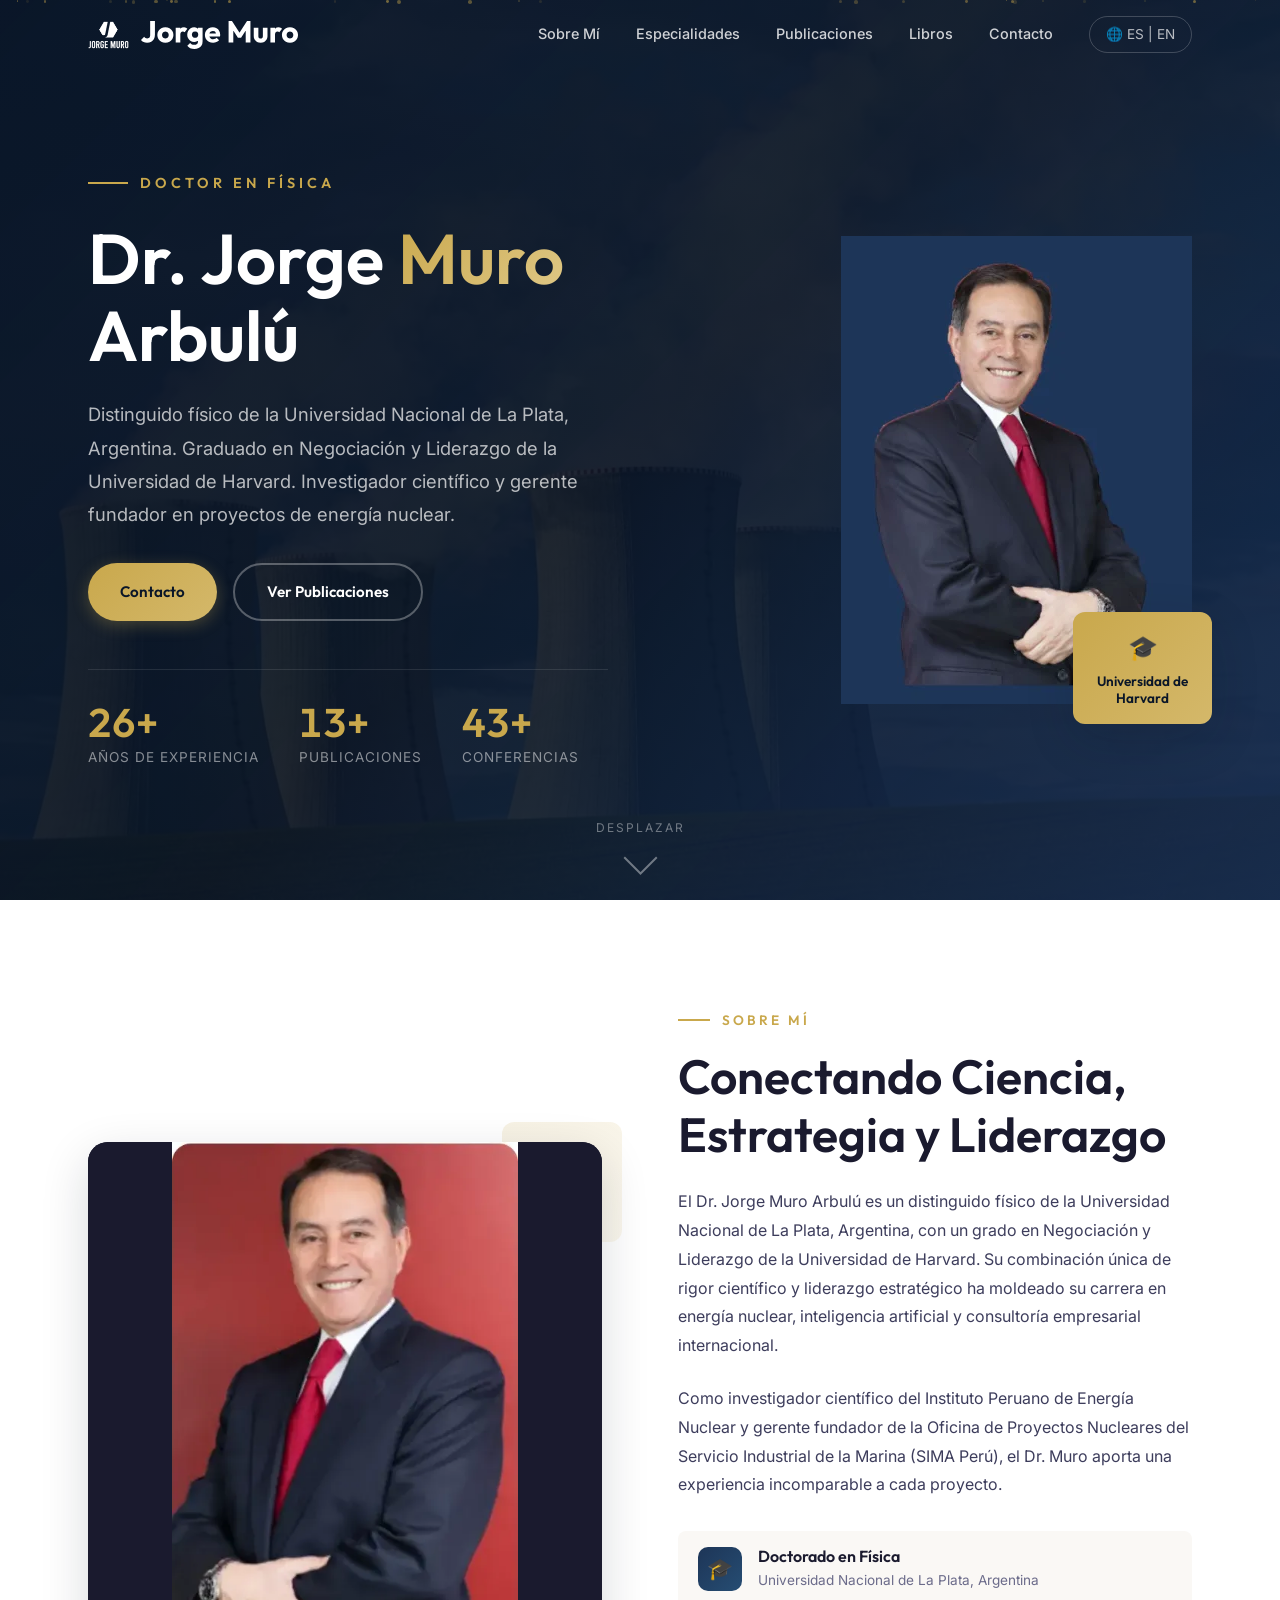
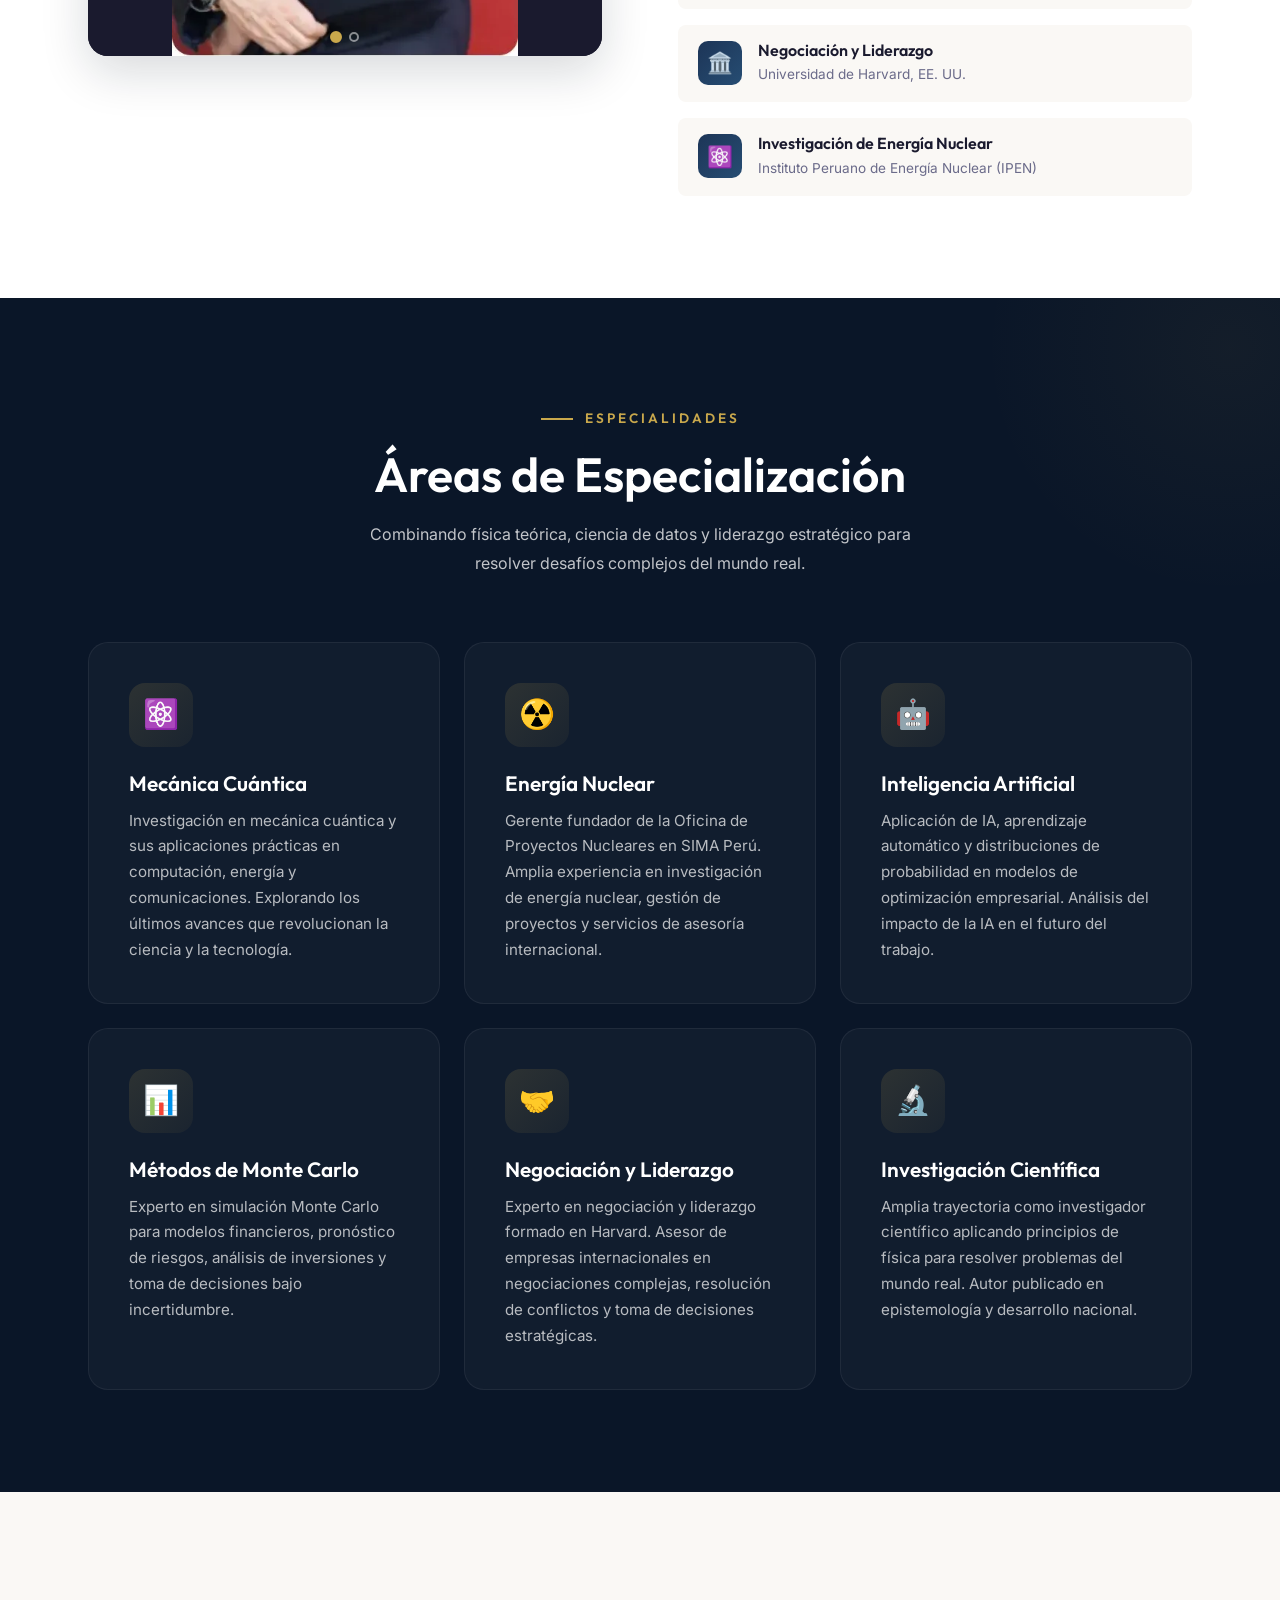
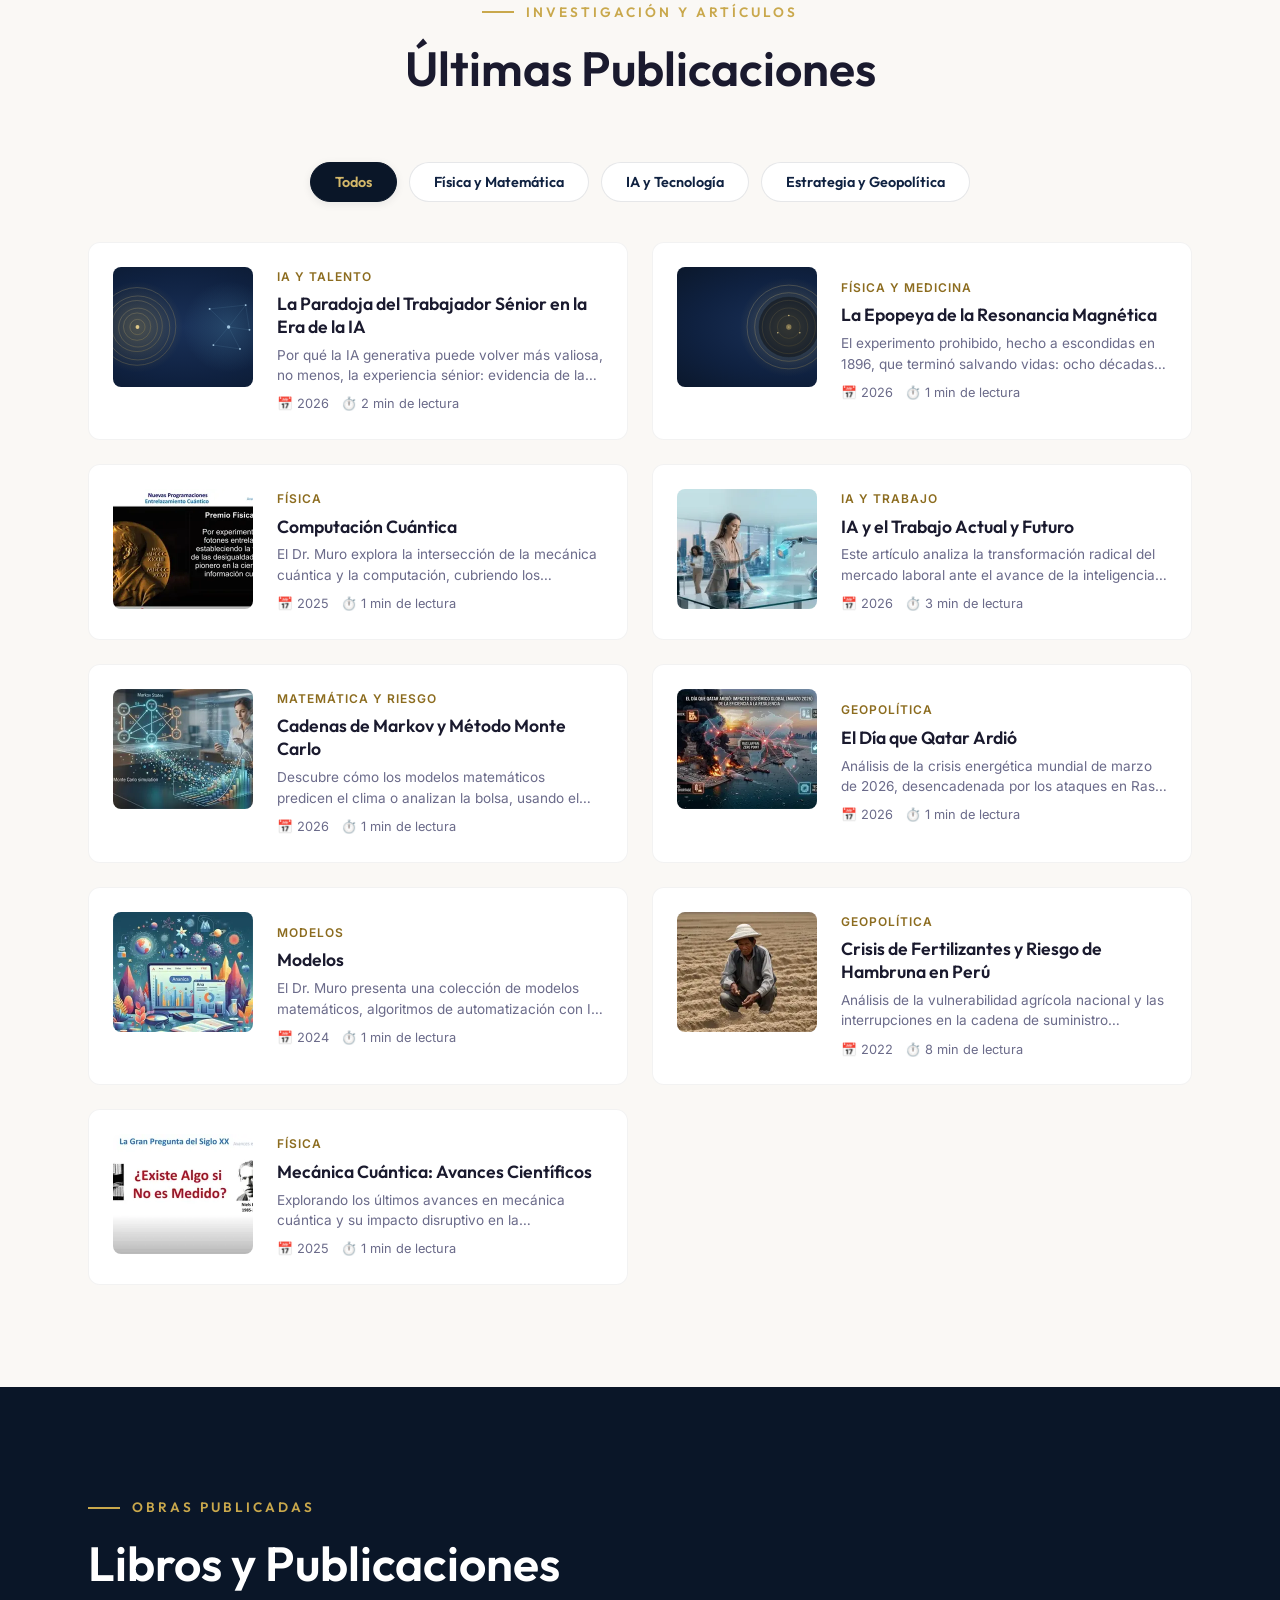
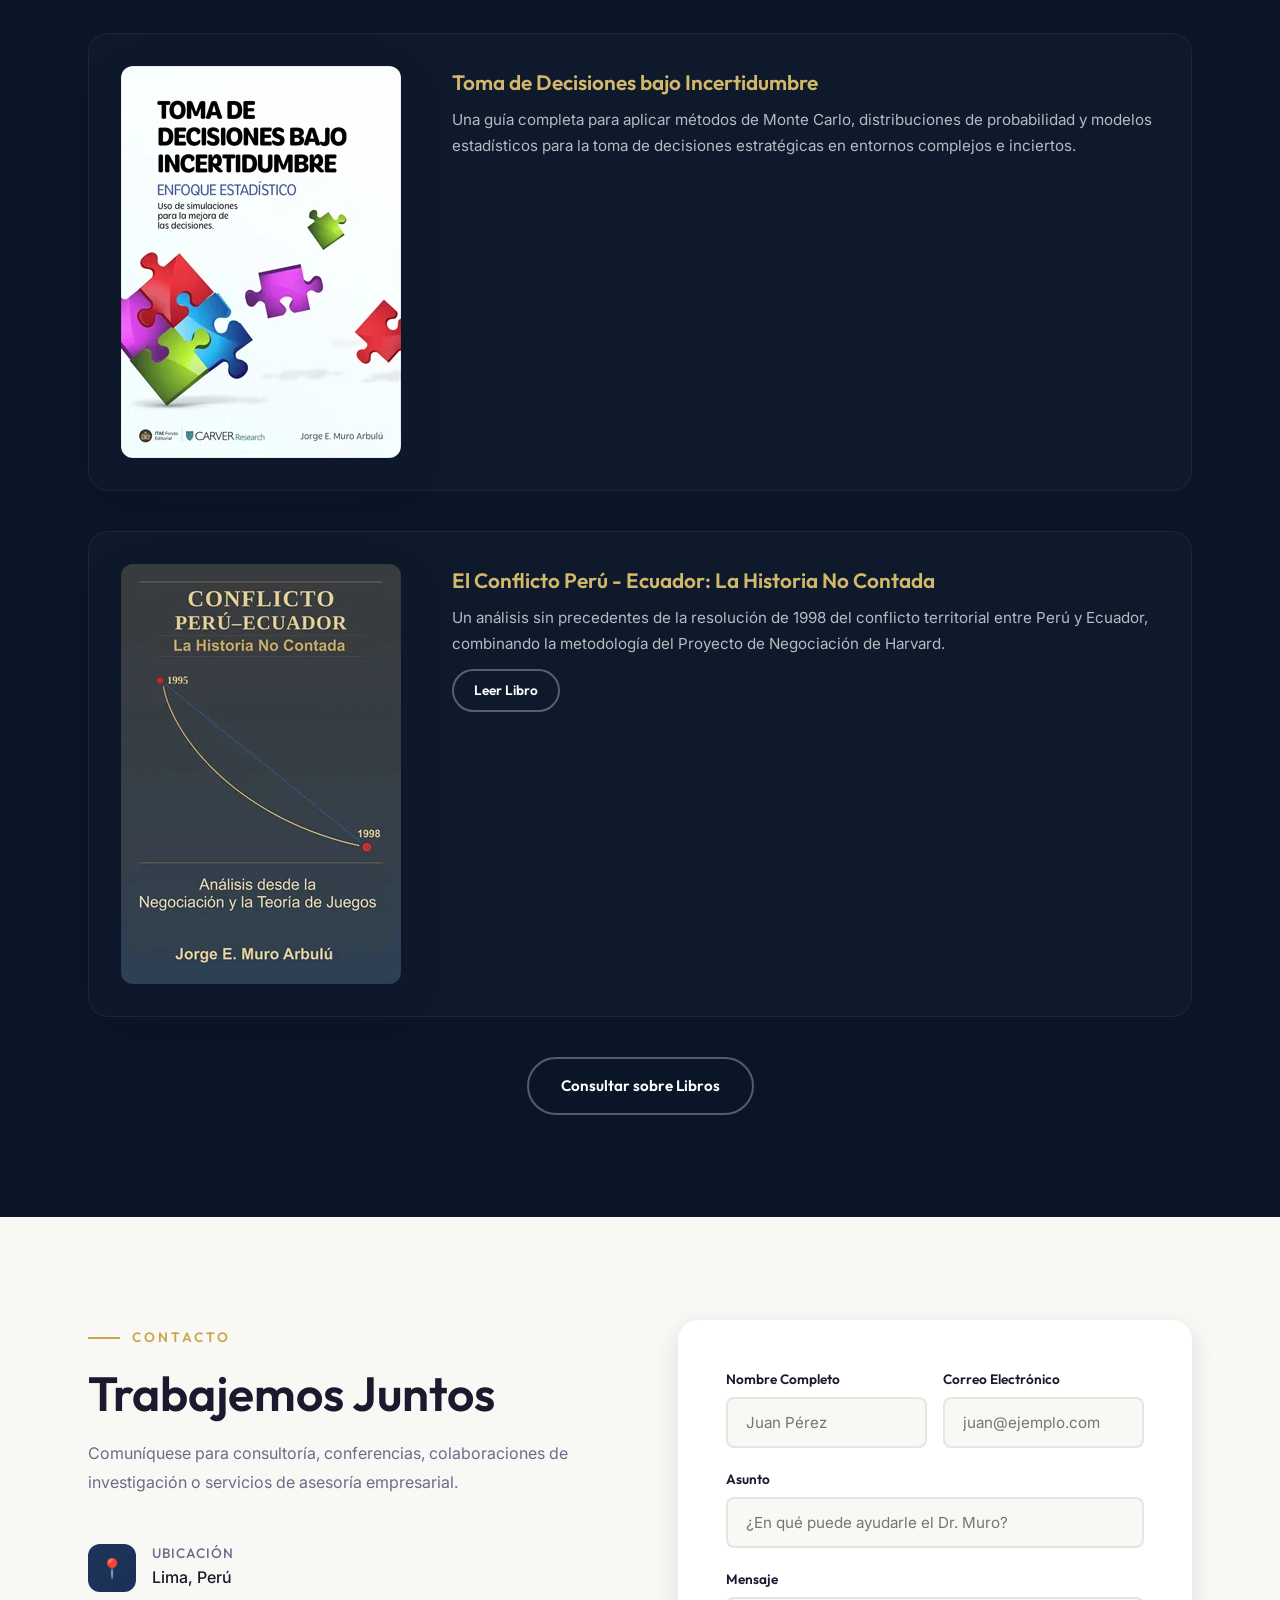
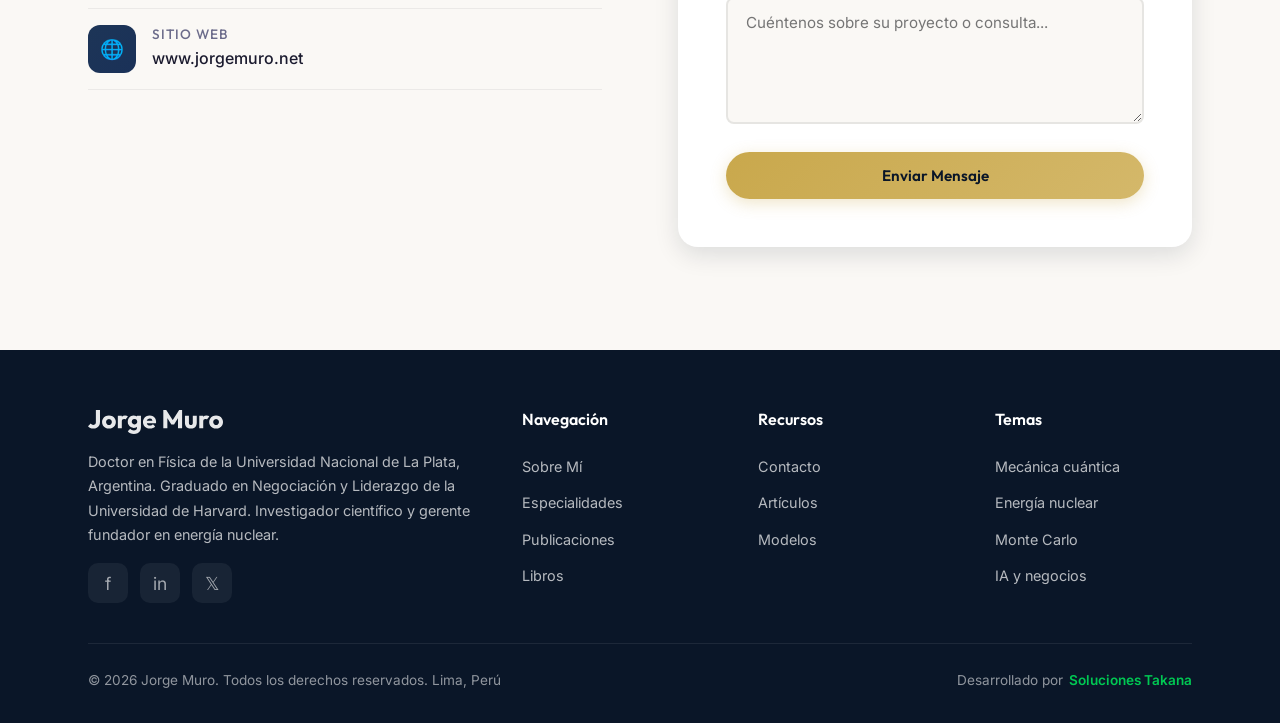
<file: index.html>
<!DOCTYPE html>
<html lang="es">

<head>
  <!-- Google tag (gtag.js) -->
  <script async src="https://www.googletagmanager.com/gtag/js?id=G-SJXJT6BQH3"></script>
  <script>
    window.dataLayer = window.dataLayer || [];
    function gtag() { dataLayer.push(arguments); }
    gtag('js', new Date());

    gtag('config', 'G-SJXJT6BQH3');
  </script>

  <meta charset="UTF-8">
  <meta name="viewport" content="width=device-width, initial-scale=1.0">
  <title>Dr. Jorge Muro | Físico y Experto en Liderazgo y Negociación | Harvard</title>
  <meta name="description"
    content="Conoce al Dr. Jorge Muro Arbulú, físico de la Universidad Nacional de La Plata y graduado de Harvard en Negociación y Liderazgo. Especialista en energía nuclear, mecánica cuántica, simulaciones Monte Carlo e inteligencia artificial. Consultor, investigador y autor.">
  <meta name="keywords"
    content="Jorge Muro, Jorge Muro Arbulú, doctor en física, liderazgo Harvard, energía nuclear, mecánica cuántica, negociación, Monte Carlo, inteligencia artificial, consultoría, UNLP, IPEN, SIMA Perú, decisiones bajo incertidumbre, geopolítica">

  <!-- Open Graph -->
  <meta property="og:title" content="Dr. Jorge Muro | Físico y Experto en Liderazgo de Harvard">
  <meta property="og:description"
    content="Físico de la Universidad Nacional de La Plata, graduado de Harvard en Negociación y Liderazgo. Especialista en energía nuclear, mecánica cuántica, Monte Carlo e IA.">
  <meta property="og:type" content="website">
  <meta property="og:url" content="https://www.jorgemuro.net">
  <meta property="og:image" content="https://www.jorgemuro.net/images/professor.png">
  <meta property="og:image:width" content="1200">
  <meta property="og:image:height" content="630">
  <meta property="og:locale" content="es_PE">
  <meta property="og:locale:alternate" content="en_US">
  <meta property="og:site_name" content="Dr. Jorge Muro">

  <!-- Twitter -->
  <meta name="twitter:card" content="summary_large_image">
  <meta name="twitter:title" content="Dr. Jorge Muro | Físico y Experto en Liderazgo de Harvard">
  <meta name="twitter:description"
    content="Físico de la UNLP, graduado de Harvard. Especialista en energía nuclear, mecánica cuántica y consultoría estratégica.">
  <meta name="twitter:image" content="https://www.jorgemuro.net/images/professor.png">

  <!-- Canonical & Multilingual -->
  <link rel="canonical" href="https://www.jorgemuro.net/">
  <link rel="alternate" hreflang="es" href="https://www.jorgemuro.net/?lang=es">
  <link rel="alternate" hreflang="en" href="https://www.jorgemuro.net/?lang=en">
  <link rel="alternate" hreflang="x-default" href="https://www.jorgemuro.net/?lang=es">

  <meta name="robots" content="index, follow">
  <meta name="theme-color" content="#0a1628">

  <!-- Fonts -->
  <link rel="preconnect" href="https://fonts.googleapis.com">
  <link rel="preconnect" href="https://fonts.gstatic.com" crossorigin>
  <link
    href="https://fonts.googleapis.com/css2?family=Inter:wght@400;500;600&family=Outfit:wght@400;600;700&display=swap"
    rel="stylesheet" media="print" onload="this.media='all'">

  <!-- Preload LCP images -->
  <link rel="preload" as="image" href="images/professor.webp" fetchpriority="high">
  <link rel="preload" as="image" href="images/nuclear-bg.webp" fetchpriority="high">

  <!-- Styles -->
  <style>
    /* ============================================
   Jorge Muro - Modern Academic Landing Page
   Design System & Core Styles
   ============================================ */

    /* ---- CSS Custom Properties ---- */
    :root {
      /* Color Palette - Navy / Gold / Cream */
      --navy-900: #0a1628;
      --navy-800: #0f2140;
      --navy-700: #1a3158;
      --navy-600: #1d3557;
      --navy-500: #264d73;
      --navy-400: #457b9d;
      --navy-300: #6b9dbd;

      --gold-500: #c9a84c;
      --gold-400: #d4b86a;
      --gold-300: #e0c988;
      --gold-200: #f0dfa8;

      --cream-100: #faf8f5;
      --cream-200: #f5f0e8;
      --cream-300: #ede5d5;

      --white: #ffffff;
      --text-dark: #1a1a2e;
      --text-body: #3d3d5c;
      --text-muted: #6b6b8a;
      --text-light: #a3a3c2;

      --accent-red: #e63946;
      --accent-teal: #2ec4b6;

      /* Typography */
      --font-heading: 'Outfit', sans-serif;
      --font-body: 'Inter', sans-serif;

      /* Spacing */
      --section-pad: clamp(4rem, 8vw, 8rem);
      --container-max: 1200px;

      /* Transitions */
      --ease-out: cubic-bezier(0.25, 0.46, 0.45, 0.94);
      --ease-spring: cubic-bezier(0.34, 1.56, 0.64, 1);

      /* Shadows */
      --shadow-sm: 0 2px 8px rgba(10, 22, 40, 0.08);
      --shadow-md: 0 8px 24px rgba(10, 22, 40, 0.12);
      --shadow-lg: 0 16px 48px rgba(10, 22, 40, 0.16);
      --shadow-xl: 0 24px 64px rgba(10, 22, 40, 0.2);
      --shadow-glow: 0 0 40px rgba(201, 168, 76, 0.15);

      /* Border Radius */
      --radius-sm: 8px;
      --radius-md: 12px;
      --radius-lg: 20px;
      --radius-xl: 32px;
    }

    /* ---- Reset & Base ---- */
    *,
    *::before,
    *::after {
      margin: 0;
      padding: 0;
      box-sizing: border-box;
    }

    html {
      scroll-behavior: smooth;
      scroll-padding-top: 80px;
      font-size: 16px;
    }

    body {
      font-family: var(--font-body);
      color: var(--text-body);
      background: var(--cream-100);
      line-height: 1.7;
      overflow-x: hidden;
      -webkit-font-smoothing: antialiased;
      -moz-osx-font-smoothing: grayscale;
    }

    img {
      max-width: 100%;
      height: auto;
      display: block;
    }

    a {
      text-decoration: none;
      color: inherit;
      transition: color 0.3s var(--ease-out);
    }

    /* Skip to content - Accessibility */
    .skip-to-content {
      position: absolute;
      top: -100%;
      left: 16px;
      background: var(--gold-500);
      color: var(--navy-900);
      padding: 12px 24px;
      border-radius: 0 0 var(--radius-sm) var(--radius-sm);
      font-family: var(--font-heading);
      font-weight: 600;
      font-size: 0.9rem;
      z-index: 10000;
      transition: top 0.3s;
    }

    .skip-to-content:focus {
      top: 0;
    }

    /* Focus visible for keyboard navigation */
    a:focus-visible,
    button:focus-visible,
    input:focus-visible,
    textarea:focus-visible {
      outline: 2px solid var(--gold-500);
      outline-offset: 2px;
    }

    ul,
    ol {
      list-style: none;
    }

    /* ---- Typography ---- */
    h1,
    h2,
    h3,
    h4,
    h5,
    h6 {
      font-family: var(--font-heading);
      font-weight: 600;
      line-height: 1.2;
      color: var(--text-dark);
    }

    h1 {
      font-size: clamp(2.5rem, 5vw, 4rem);
    }

    h2 {
      font-size: clamp(2rem, 4vw, 3rem);
    }

    h3 {
      font-size: clamp(1.5rem, 3vw, 2rem);
    }

    h4 {
      font-size: clamp(1.2rem, 2vw, 1.5rem);
    }

    p {
      font-size: clamp(1rem, 1.1vw, 1.125rem);
      line-height: 1.8;
    }

    .text-gradient {
      background: linear-gradient(135deg, var(--gold-500), var(--gold-300));
      -webkit-background-clip: text;
      -webkit-text-fill-color: transparent;
      background-clip: text;
    }

    .section-label {
      font-family: var(--font-heading);
      font-size: 0.85rem;
      font-weight: 600;
      text-transform: uppercase;
      letter-spacing: 3px;
      color: var(--gold-500);
      display: inline-flex;
      align-items: center;
      gap: 12px;
      margin-bottom: 1rem;
    }

    .section-label::before {
      content: '';
      display: inline-block;
      width: 32px;
      height: 2px;
      background: var(--gold-500);
    }

    /* ---- Container ---- */
    .container {
      max-width: var(--container-max);
      margin: 0 auto;
      padding: 0 clamp(1.5rem, 4vw, 3rem);
    }

    /* ---- Buttons ---- */
    .btn {
      display: inline-flex;
      align-items: center;
      gap: 8px;
      padding: 14px 32px;
      font-family: var(--font-heading);
      font-size: 0.95rem;
      font-weight: 600;
      border-radius: 50px;
      border: none;
      cursor: pointer;
      transition: all 0.4s var(--ease-out);
      position: relative;
      overflow: hidden;
    }

    .btn::after {
      content: '';
      position: absolute;
      inset: 0;
      background: linear-gradient(135deg, rgba(255, 255, 255, 0.1), transparent);
      opacity: 0;
      transition: opacity 0.4s;
    }

    .btn:hover::after {
      opacity: 1;
    }

    .btn-primary {
      background: linear-gradient(135deg, var(--gold-500), var(--gold-400));
      color: var(--navy-900);
      box-shadow: 0 4px 16px rgba(201, 168, 76, 0.3);
    }

    .btn-primary:hover {
      transform: translateY(-2px);
      box-shadow: 0 8px 24px rgba(201, 168, 76, 0.4);
    }

    .btn-secondary {
      background: transparent;
      color: var(--white);
      border: 2px solid rgba(255, 255, 255, 0.3);
    }

    .btn-secondary:hover {
      border-color: var(--gold-400);
      color: var(--gold-400);
      transform: translateY(-2px);
    }

    .btn-outline {
      background: transparent;
      color: var(--navy-600);
      border: 2px solid var(--navy-600);
    }

    .btn-outline:hover {
      background: var(--navy-600);
      color: var(--white);
      transform: translateY(-2px);
    }

    .btn-sm {
      padding: 8px 20px;
      font-size: 0.85rem;
    }

    /* ---- Navigation ---- */
    .navbar {
      position: fixed;
      top: 0;
      left: 0;
      right: 0;
      z-index: 1000;
      padding: 16px 0;
      transition: all 0.4s var(--ease-out);
      background: transparent;
    }

    .navbar.scrolled {
      background: rgba(10, 22, 40, 0.95);
      backdrop-filter: blur(20px);
      -webkit-backdrop-filter: blur(20px);
      padding: 10px 0;
      box-shadow: 0 4px 20px rgba(0, 0, 0, 0.2);
    }

    .nav-inner {
      display: flex;
      align-items: center;
      justify-content: space-between;
      max-width: var(--container-max);
      margin: 0 auto;
      padding: 0 clamp(1.5rem, 4vw, 3rem);
    }

    .nav-logo {
      display: flex;
      align-items: center;
      gap: 12px;
    }

    .nav-logo-svg {
      height: 28px;
      width: auto;
      filter: brightness(0) invert(1);
      transition: opacity 0.3s;
    }

    .nav-logo-icon-img {
      height: 32px;
      width: auto;
      filter: brightness(0) invert(1);
      transition: opacity 0.3s;
    }

    .nav-logo-svg:hover {
      opacity: 0.85;
    }

    .nav-logo-icon {
      width: 44px;
      height: 44px;
      background: linear-gradient(135deg, var(--gold-500), var(--gold-300));
      border-radius: 12px;
      display: flex;
      align-items: center;
      justify-content: center;
      font-family: var(--font-heading);
      font-weight: 700;
      font-size: 1.2rem;
      color: var(--navy-900);
    }

    .nav-logo-text {
      font-family: var(--font-heading);
      font-weight: 600;
      font-size: 1.15rem;
      color: var(--white);
      letter-spacing: 0.5px;
    }

    .nav-links {
      display: flex;
      align-items: center;
      gap: 36px;
    }

    .nav-links a {
      font-family: var(--font-body);
      font-size: 0.9rem;
      font-weight: 500;
      color: rgba(255, 255, 255, 0.8);
      position: relative;
      padding: 4px 0;
    }

    .nav-links a::after {
      content: '';
      position: absolute;
      bottom: -2px;
      left: 0;
      width: 0;
      height: 2px;
      background: var(--gold-500);
      transition: width 0.3s var(--ease-out);
    }

    .nav-links a:hover {
      color: var(--white);
    }

    .nav-links a:hover::after {
      width: 100%;
    }

    .nav-lang {
      display: flex;
      align-items: center;
      gap: 8px;
      padding: 6px 16px;
      border-radius: 50px;
      border: 1px solid rgba(255, 255, 255, 0.2);
      font-size: 0.85rem;
      color: rgba(255, 255, 255, 0.7);
      cursor: pointer;
      transition: all 0.3s;
    }

    .nav-lang:hover {
      border-color: var(--gold-400);
      color: var(--gold-400);
    }

    .hamburger {
      display: none;
      flex-direction: column;
      gap: 5px;
      cursor: pointer;
      z-index: 1001;
      padding: 4px;
    }

    .hamburger span {
      width: 28px;
      height: 2px;
      background: var(--white);
      transition: all 0.3s var(--ease-out);
      border-radius: 2px;
    }

    .hamburger.active span:nth-child(1) {
      transform: rotate(45deg) translate(5px, 5px);
    }

    .hamburger.active span:nth-child(2) {
      opacity: 0;
    }

    .hamburger.active span:nth-child(3) {
      transform: rotate(-45deg) translate(5px, -5px);
    }

    /* ---- Hero Section ---- */
    .hero {
      position: relative;
      min-height: 100vh;
      display: flex;
      align-items: center;
      background: var(--navy-900);
      overflow: hidden;
    }

    .hero-bg {
      position: absolute;
      inset: 0;
      z-index: 1;
    }

    .hero-bg img {
      width: 100%;
      height: 100%;
      object-fit: cover;
      opacity: 0.3;
    }

    .hero-bg::after {
      content: '';
      position: absolute;
      inset: 0;
      background: linear-gradient(135deg,
          rgba(10, 22, 40, 0.95) 0%,
          rgba(10, 22, 40, 0.7) 50%,
          rgba(26, 49, 88, 0.8) 100%);
    }

    /* Animated particles */
    .hero-particles {
      position: absolute;
      inset: 0;
      z-index: 2;
      overflow: hidden;
    }

    .particle {
      position: absolute;
      width: 3px;
      height: 3px;
      background: var(--gold-500);
      border-radius: 50%;
      opacity: 0;
      animation: float-particle 8s infinite;
    }

    @keyframes float-particle {
      0% {
        opacity: 0;
        transform: translateY(100vh) scale(0);
      }

      10% {
        opacity: 0.6;
      }

      90% {
        opacity: 0.6;
      }

      100% {
        opacity: 0;
        transform: translateY(-100px) scale(1);
      }
    }

    .hero-content {
      position: relative;
      z-index: 3;
      display: grid;
      grid-template-columns: 1fr 1fr;
      gap: clamp(2rem, 5vw, 5rem);
      align-items: center;
      padding-top: 100px;
      padding-bottom: 60px;
    }

    .hero-text {
      animation: fadeSlideUp 1s var(--ease-out) 0.3s both;
    }

    .hero-subtitle {
      font-family: var(--font-heading);
      font-size: 0.9rem;
      font-weight: 600;
      text-transform: uppercase;
      letter-spacing: 4px;
      color: var(--gold-500);
      margin-bottom: 1.5rem;
      display: flex;
      align-items: center;
      gap: 12px;
    }

    .hero-subtitle::before {
      content: '';
      width: 40px;
      height: 2px;
      background: var(--gold-500);
    }

    .hero-title {
      color: var(--white);
      font-size: clamp(2.8rem, 5.5vw, 4.5rem);
      line-height: 1.1;
      margin-bottom: 1.5rem;
      font-weight: 600;
    }

    .hero-title .highlight {
      background: linear-gradient(135deg, var(--gold-500), var(--gold-300));
      -webkit-background-clip: text;
      -webkit-text-fill-color: transparent;
      background-clip: text;
    }

    .hero-description {
      color: rgba(255, 255, 255, 0.7);
      font-size: 1.15rem;
      line-height: 1.8;
      margin-bottom: 2rem;
      max-width: 520px;
    }

    .hero-ctas {
      display: flex;
      gap: 16px;
      flex-wrap: wrap;
    }

    .hero-stats {
      display: flex;
      gap: 40px;
      margin-top: 3rem;
      padding-top: 2rem;
      border-top: 1px solid rgba(255, 255, 255, 0.1);
    }

    .hero-stat-number {
      font-family: var(--font-heading);
      font-size: 2.5rem;
      font-weight: 600;
      color: var(--gold-500);
      line-height: 1;
    }

    .hero-stat-label {
      font-size: 0.85rem;
      color: rgba(255, 255, 255, 0.5);
      margin-top: 4px;
      text-transform: uppercase;
      letter-spacing: 1px;
    }

    .hero-image {
      position: relative;
      animation: fadeSlideUp 1s var(--ease-out) 0.6s both;
      max-width: 420px;
      margin-left: auto;
    }

    .hero-image-wrapper {
      position: relative;
      overflow: hidden;
    }

    .hero-image-wrapper::before {
      display: none;
    }

    .hero-image-wrapper::after {
      display: none;
    }

    .hero-image-wrapper img {
      display: block;
      width: 100%;
      height: auto;
      aspect-ratio: 3/4;
      object-fit: cover;
      object-position: center top;
      mix-blend-mode: lighten;
    }

    .hero-badge {
      position: absolute;
      bottom: -20px;
      right: -20px;
      background: linear-gradient(135deg, var(--gold-500), var(--gold-400));
      color: var(--navy-900);
      padding: 16px 24px;
      border-radius: var(--radius-md);
      box-shadow: var(--shadow-lg);
      text-align: center;
      animation: fadeSlideUp 1s var(--ease-out) 1s both;
    }

    .hero-badge-icon {
      font-size: 1.5rem;
      margin-bottom: 4px;
    }

    .hero-badge-text {
      font-family: var(--font-heading);
      font-weight: 600;
      font-size: 0.85rem;
      line-height: 1.3;
    }

    /* Scroll indicator */
    .scroll-indicator {
      position: absolute;
      bottom: 30px;
      left: 50%;
      transform: translateX(-50%);
      z-index: 3;
      display: flex;
      flex-direction: column;
      align-items: center;
      gap: 8px;
      color: rgba(255, 255, 255, 0.4);
      font-size: 0.75rem;
      letter-spacing: 2px;
      text-transform: uppercase;
      animation: bounce 2s infinite;
    }

    .scroll-indicator .arrow {
      width: 24px;
      height: 24px;
      border-right: 2px solid rgba(255, 255, 255, 0.4);
      border-bottom: 2px solid rgba(255, 255, 255, 0.4);
      transform: rotate(45deg);
    }

    @keyframes bounce {

      0%,
      20%,
      50%,
      80%,
      100% {
        transform: translateX(-50%) translateY(0);
      }

      40% {
        transform: translateX(-50%) translateY(-10px);
      }

      60% {
        transform: translateX(-50%) translateY(-5px);
      }
    }

    /* ---- About Section ---- */
  </style>
  <link rel="stylesheet" href="index.css" media="print" onload="this.media='all'">

  <!-- Sitemap -->
  <link rel="sitemap" type="application/xml" href="/sitemap.xml">

  <!-- Deploy: Linked with Netlify & GitHub CI/CD -->

  <!-- Favicon -->
  <link rel="icon" type="image/png" sizes="32x32" href="images/logo.png">
  <link rel="apple-touch-icon" href="images/logo.png">

  <!-- Schema.org: Person -->
  <script type="application/ld+json">
  {
    "@context": "https://schema.org",
    "@type": "Person",
    "name": "Jorge Muro Arbulú",
    "alternateName": "Dr. Jorge Muro",
    "jobTitle": "Doctor en Física y Experto en Liderazgo",
    "description": "Físico de la Universidad Nacional de La Plata, graduado de Harvard en Negociación y Liderazgo. Investigador en energía nuclear, mecánica cuántica e inteligencia artificial.",
    "image": "https://www.jorgemuro.net/images/professor.png",
    "email": "contact@jorgemuro.net",
    "alumniOf": [
      {
        "@type": "CollegeOrUniversity",
        "name": "Universidad Nacional de La Plata",
        "sameAs": "https://unlp.edu.ar"
      },
      {
        "@type": "CollegeOrUniversity",
        "name": "Harvard University",
        "sameAs": "https://www.harvard.edu"
      }
    ],
    "worksFor": {
      "@type": "Organization",
      "name": "SIMA Perú"
    },
    "url": "https://www.jorgemuro.net",
    "knowsAbout": ["Física", "Energía Nuclear", "Mecánica Cuántica", "Negociación", "Liderazgo", "Método Monte Carlo", "Inteligencia Artificial", "Geopolítica"],
    "nationality": {
      "@type": "Country",
      "name": "Perú"
    },
    "address": {
      "@type": "PostalAddress",
      "addressLocality": "Lima",
      "addressCountry": "PE"
    }
  }
  </script>
  <!-- Schema.org: WebSite -->
  <script type="application/ld+json">
  {
    "@context": "https://schema.org",
    "@type": "WebSite",
    "name": "Dr. Jorge Muro",
    "url": "https://www.jorgemuro.net",
    "inLanguage": ["es", "en"],
    "description": "Sitio web oficial del Dr. Jorge Muro Arbulú, físico, investigador y experto en liderazgo."
  }
  </script>
  <!-- Schema.org: Book -->
  <script type="application/ld+json">
  {
    "@context": "https://schema.org",
    "@type": "Book",
    "name": "Toma de Decisiones bajo Incertidumbre",
    "author": {
      "@type": "Person",
      "name": "Jorge Muro Arbulú"
    },
    "bookFormat": "https://schema.org/EBook",
    "inLanguage": "es",
    "description": "Guía completa para aplicar métodos de Monte Carlo, distribuciones de probabilidad y modelos estadísticos para la toma de decisiones estratégicas."
  }
  </script>
</head>

<body>
  <!-- Skip to content -->
  <a href="#hero" class="skip-to-content" id="skipToContent">Saltar al contenido</a>

  <!-- ====== NAVIGATION ====== -->
  <nav class="navbar" id="navbar" aria-label="Navegación principal">
    <div class="nav-inner">
      <a href="#" class="nav-logo">
        <img src="images/logo.webp" alt="Logo Dr. Jorge Muro" class="nav-logo-icon-img" width="32" height="32">
        <img src="images/logo.svg" alt="Jorge Muro" class="nav-logo-svg" width="160" height="28">
      </a>

      <div class="nav-links" id="navLinks">
        <a href="#about" data-i18n="nav_about">Sobre Mí</a>
        <a href="#expertise" data-i18n="nav_expertise">Especialidades</a>
        <a href="#publications" data-i18n="nav_publications">Publicaciones</a>
        <a href="#books" data-i18n="nav_books">Libros</a>
        <a href="#contact" data-i18n="nav_contact">Contacto</a>
        <div class="nav-lang" id="langToggle" title="Cambiar a Inglés" data-i18n-title="lang_toggle_title">
          🌐 ES | EN
        </div>
      </div>

      <div class="hamburger" id="hamburger">
        <span></span>
        <span></span>
        <span></span>
      </div>
    </div>
  </nav>

  <main>

    <!-- ====== HERO SECTION ====== -->
    <section class="hero" id="hero">
      <div class="hero-bg">
        <img src="images/nuclear-bg.webp" alt="Fondo de energía nuclear - Dr. Jorge Muro" loading="eager"
          fetchpriority="high" width="1366" height="912">
      </div>

      <div class="hero-particles" id="heroParticles"></div>

      <div class="container hero-content">
        <div class="hero-text">
          <div class="hero-subtitle" data-i18n="hero_subtitle">Doctor en Física</div>
          <h1 class="hero-title">
            Dr. Jorge <span class="highlight">Muro</span> Arbulú
          </h1>
          <p class="hero-description" data-i18n="hero_desc">
            Distinguido físico de la Universidad Nacional de La Plata, Argentina. Graduado en Negociación y Liderazgo de
            la Universidad de Harvard. Investigador científico y gerente fundador en proyectos de energía nuclear.
          </p>
          <div class="hero-ctas">
            <a href="#contact" class="btn btn-primary" data-i18n="hero_cta_contact">Contacto</a>
            <a href="#publications" class="btn btn-secondary" data-i18n="hero_cta_pub">Ver Publicaciones</a>
          </div>

          <div class="hero-stats">
            <div class="hero-stat">
              <div class="hero-stat-number counter" data-target="30">0</div>
              <div class="hero-stat-label" data-i18n="stat_experience">Años de Experiencia</div>
            </div>
            <div class="hero-stat">
              <div class="hero-stat-number counter" data-target="15">0</div>
              <div class="hero-stat-label" data-i18n="stat_publications">Publicaciones</div>
            </div>
            <div class="hero-stat">
              <div class="hero-stat-number counter" data-target="50">0</div>
              <div class="hero-stat-label" data-i18n="stat_conferences">Conferencias</div>
            </div>
          </div>
        </div>

        <div class="hero-image">
          <div class="hero-image-wrapper">
            <img src="images/professor.webp" alt="Dr. Jorge Muro Arbulú - Físico y Experto en Liderazgo" loading="eager"
              fetchpriority="high" width="351" height="497">
          </div>
          <div class="hero-badge">
            <div class="hero-badge-icon">🎓</div>
            <div class="hero-badge-text" data-i18n="hero_badge">Universidad de<br>Harvard</div>
          </div>
        </div>
      </div>

      <div class="scroll-indicator">
        <span data-i18n="scroll_text">Desplazar</span>
        <div class="arrow"></div>
      </div>
    </section>

    <!-- ====== ABOUT SECTION ====== -->
    <section class="about" id="about">
      <div class="container about-grid">
        <div class="about-image reveal">
          <div class="about-carousel" id="aboutCarousel">
            <div class="about-carousel-track">
              <div class="about-carousel-slide active">
                <img src="images/about-professor.webp" alt="Dr. Jorge Muro - Presentación académica" loading="lazy"
                  decoding="async" width="600" height="600">
              </div>
              <div class="about-carousel-slide">
                <img src="images/about-group.webp" alt="Dr. Jorge Muro - Reunión profesional" loading="lazy"
                  decoding="async" width="600" height="600">
              </div>
            </div>
            <button class="about-carousel-btn about-carousel-prev" aria-label="Previous image">
              <svg width="20" height="20" viewBox="0 0 24 24" fill="none" stroke="currentColor" stroke-width="2.5"
                stroke-linecap="round" stroke-linejoin="round">
                <polyline points="15 18 9 12 15 6"></polyline>
              </svg>
            </button>
            <button class="about-carousel-btn about-carousel-next" aria-label="Next image">
              <svg width="20" height="20" viewBox="0 0 24 24" fill="none" stroke="currentColor" stroke-width="2.5"
                stroke-linecap="round" stroke-linejoin="round">
                <polyline points="9 18 15 12 9 6"></polyline>
              </svg>
            </button>
            <div class="about-carousel-dots">
              <button class="about-carousel-dot active" data-index="0" aria-label="Slide 1"></button>
              <button class="about-carousel-dot" data-index="1" aria-label="Slide 2"></button>
            </div>
          </div>
          <div class="about-image-accent"></div>
        </div>

        <div class="about-text reveal reveal-delay-2">
          <div class="section-label" data-i18n="about_label">About</div>
          <h2 data-i18n="about_title">Bridging Science, Strategy &amp; Leadership</h2>
          <p data-i18n="about_p1">
            Dr. Jorge Muro Arbulú is a distinguished physicist from the National University of La Plata, Argentina, with
            a graduate degree in Negotiation and Leadership from Harvard University. His unique combination of
            scientific rigor and strategic leadership has shaped his career across nuclear energy, artificial
            intelligence, and international business consulting.
          </p>
          <p data-i18n="about_p2">
            As a scientific researcher at the Peruvian Institute of Nuclear Energy and founding manager of the Nuclear
            Projects Office at the Industrial Service of the Navy (SIMA Peru), Dr. Muro brings unparalleled expertise to
            every endeavor.
          </p>

          <div class="credentials">
            <div class="credential">
              <div class="credential-icon">🎓</div>
              <div class="credential-text">
                <h3 data-i18n="cred_phd_title">Ph.D. in Physics</h3>
                <p data-i18n="cred_phd_desc">National University of La Plata, Argentina</p>
              </div>
            </div>
            <div class="credential">
              <div class="credential-icon">🏛️</div>
              <div class="credential-text">
                <h3 data-i18n="cred_harv_title">Negotiation &amp; Leadership</h3>
                <p data-i18n="cred_harv_desc">Harvard University, USA</p>
              </div>
            </div>
            <div class="credential">
              <div class="credential-icon">⚛️</div>
              <div class="credential-text">
                <h3 data-i18n="cred_nuclear_title">Nuclear Energy Research</h3>
                <p data-i18n="cred_nuclear_desc">Peruvian Institute of Nuclear Energy (IPEN)</p>
              </div>
            </div>
          </div>
        </div>
      </div>
    </section>

    <!-- ====== EXPERTISE SECTION ====== -->
    <section class="expertise" id="expertise">
      <div class="container">
        <div class="section-header reveal">
          <div class="section-label" data-i18n="expertise_label">Expertise</div>
          <h2 data-i18n="expertise_title">Areas of Specialization</h2>
          <p class="section-desc" data-i18n="expertise_desc">Combining theoretical physics, data science, and strategic
            leadership to solve complex real-world challenges.</p>
        </div>

        <div class="expertise-grid">
          <div class="expertise-card reveal reveal-delay-1">
            <div class="expertise-icon">⚛️</div>
            <h3 data-i18n="exp1_title">Quantum Mechanics</h3>
            <p data-i18n="exp1_desc">Research in quantum mechanics and its practical applications in computing, energy,
              and communications. Exploring the latest advances revolutionizing science and technology.</p>
          </div>

          <div class="expertise-card reveal reveal-delay-2">
            <div class="expertise-icon">☢️</div>
            <h3 data-i18n="exp2_title">Nuclear Energy</h3>
            <p data-i18n="exp2_desc">Founding manager of the Nuclear Projects Office at SIMA Peru. Extensive experience
              in nuclear energy research, project management, and international advisory services.</p>
          </div>

          <div class="expertise-card reveal reveal-delay-3">
            <div class="expertise-icon">🤖</div>
            <h3 data-i18n="exp3_title">Artificial Intelligence</h3>
            <p data-i18n="exp3_desc">Application of AI, machine learning, and probability distributions in business
              optimization models. Analysis of AI's impact on the future of work and knowledge management.</p>
          </div>

          <div class="expertise-card reveal reveal-delay-1">
            <div class="expertise-icon">📊</div>
            <h3 data-i18n="exp4_title">Monte Carlo Methods</h3>
            <p data-i18n="exp4_desc">Expert in Monte Carlo simulation for financial models, risk forecasting, investment
              analysis, and decision-making under uncertainty. Using computational algorithms for strategic outcomes.
            </p>
          </div>

          <div class="expertise-card reveal reveal-delay-2">
            <div class="expertise-icon">🤝</div>
            <h3 data-i18n="exp5_title">Negotiation &amp; Leadership</h3>
            <p data-i18n="exp5_desc">Harvard-trained negotiation and leadership expert. Advisor to international
              companies on complex negotiations, conflict resolution, and strategic decision-making in times of change.
            </p>
          </div>

          <div class="expertise-card reveal reveal-delay-3">
            <div class="expertise-icon">🔬</div>
            <h3 data-i18n="exp6_title">Scientific Research</h3>
            <p data-i18n="exp6_desc">Extensive background as a scientific researcher applying physics principles to
              solve real-world problems. Published author on epistemology, national development, and applied science.
            </p>
          </div>
        </div>
      </div>
    </section>

    <!-- ====== PUBLICATIONS SECTION ====== -->
    <section class="publications" id="publications">
      <div class="container">
        <div class="section-header reveal">
          <div class="section-label" data-i18n="pub_label">Research &amp; Articles</div>
          <h2 data-i18n="pub_title">Latest Publications</h2>
        </div>

        <div class="pub-tabs" id="pubTabs">
          <!-- Renders dynamically in JS -->
        </div>
        <div class="pub-grid" id="pubGrid">
          <!-- Renders dynamically in JS -->
          <noscript>
            <div class="pub-card-noscript-container"
              style="grid-column: span 2; display: flex; flex-direction: column; gap: 20px; width: 100%;">
              <div class="pub-card"
                style="display: flex; gap: 24px; padding: 24px; border-radius: var(--radius-md); background: var(--white); border: 1px solid rgba(0,0,0,0.05);">
                <div class="pub-card-content">
                  <span class="pub-card-tag"
                    style="font-size: 0.75rem; font-weight: 600; text-transform: uppercase; letter-spacing: 1px; color: #8c6c1f; margin-bottom: 6px; display: block;">AI
                    & Talent</span>
                  <h3 class="pub-card-title"
                    style="font-family: var(--font-heading); font-weight: 600; font-size: 1.1rem; color: var(--text-dark); margin-bottom: 6px; line-height: 1.3;">
                    The Senior Worker's Paradox in the Age of AI</h3>
                  <p class="pub-card-desc" style="font-size: 0.85rem; color: var(--text-muted); line-height: 1.5;">Why
                    generative AI can make senior experience more valuable, not less — a look at OECD evidence and the
                    psychology of fluid vs. crystallized intelligence.</p>
                  <a href="articulos/paradoja-trabajador-senior.html"
                    style="font-size: 0.85rem; color: #8c6c1f; font-weight: 600; margin-top: 10px; display: inline-block; text-decoration: none;">📄
                    Ver artículo en la web</a>
                </div>
              </div>
              <div class="pub-card"
                style="display: flex; gap: 24px; padding: 24px; border-radius: var(--radius-md); background: var(--white); border: 1px solid rgba(0,0,0,0.05);">
                <div class="pub-card-content">
                  <span class="pub-card-tag"
                    style="font-size: 0.75rem; font-weight: 600; text-transform: uppercase; letter-spacing: 1px; color: #8c6c1f; margin-bottom: 6px; display: block;">Physics
                    & Medicine</span>
                  <h3 class="pub-card-title"
                    style="font-family: var(--font-heading); font-weight: 600; font-size: 1.1rem; color: var(--text-dark); margin-bottom: 6px; line-height: 1.3;">
                    The Epic of Magnetic Resonance</h3>
                  <p class="pub-card-desc" style="font-size: 0.85rem; color: var(--text-muted); line-height: 1.5;">The
                    forbidden experiment, carried out in secret in 1896, that ended up saving lives — how eight decades
                    of curiosity-driven physics produced the MRI.</p>
                  <a href="articulos/resonancia-magnetica.html"
                    style="font-size: 0.85rem; color: #8c6c1f; font-weight: 600; margin-top: 10px; display: inline-block; text-decoration: none;">📄
                    Ver artículo en la web</a>
                </div>
              </div>
              <div class="pub-card"
                style="display: flex; gap: 24px; padding: 24px; border-radius: var(--radius-md); background: var(--white); border: 1px solid rgba(0,0,0,0.05);">
                <div class="pub-card-content">
                  <span class="pub-card-tag"
                    style="font-size: 0.75rem; font-weight: 600; text-transform: uppercase; letter-spacing: 1px; color: #8c6c1f; margin-bottom: 6px; display: block;">Physics</span>
                  <h3 class="pub-card-title"
                    style="font-family: var(--font-heading); font-weight: 600; font-size: 1.1rem; color: var(--text-dark); margin-bottom: 6px; line-height: 1.3;">
                    Quantum Computing</h3>
                  <p class="pub-card-desc" style="font-size: 0.85rem; color: var(--text-muted); line-height: 1.5;">Dr.
                    Muro explores the intersection of quantum mechanics and computing, covering the foundations and
                    practical applications transforming technology.</p>
                  <a href="articulos/quantum-computing.html"
                    style="font-size: 0.85rem; color: #8c6c1f; font-weight: 600; margin-top: 10px; display: inline-block; text-decoration: none;">📄
                    Ver artículo en la web</a>
                </div>
              </div>
              <div class="pub-card"
                style="display: flex; gap: 24px; padding: 24px; border-radius: var(--radius-md); background: var(--white); border: 1px solid rgba(0,0,0,0.05);">
                <div class="pub-card-content">
                  <span class="pub-card-tag"
                    style="font-size: 0.75rem; font-weight: 600; text-transform: uppercase; letter-spacing: 1px; color: #8c6c1f; margin-bottom: 6px; display: block;">AI
                    & Work</span>
                  <h3 class="pub-card-title"
                    style="font-family: var(--font-heading); font-weight: 600; font-size: 1.1rem; color: var(--text-dark); margin-bottom: 6px; line-height: 1.3;">
                    AI & the Future of Work</h3>
                  <p class="pub-card-desc" style="font-size: 0.85rem; color: var(--text-muted); line-height: 1.5;">
                    Analysis of the radical transformation of the labor market by generative AI, exploring the
                    structural crisis and the "broken talent ladder".</p>
                  <a href="articulos/ia-trabajo.html"
                    style="font-size: 0.85rem; color: #8c6c1f; font-weight: 600; margin-top: 10px; display: inline-block; text-decoration: none;">📄
                    Ver artículo en la web</a>
                </div>
              </div>
              <div class="pub-card"
                style="display: flex; gap: 24px; padding: 24px; border-radius: var(--radius-md); background: var(--white); border: 1px solid rgba(0,0,0,0.05);">
                <div class="pub-card-content">
                  <span class="pub-card-tag"
                    style="font-size: 0.75rem; font-weight: 600; text-transform: uppercase; letter-spacing: 1px; color: #8c6c1f; margin-bottom: 6px; display: block;">Math
                    & Risk</span>
                  <h3 class="pub-card-title"
                    style="font-family: var(--font-heading); font-weight: 600; font-size: 1.1rem; color: var(--text-dark); margin-bottom: 6px; line-height: 1.3;">
                    Markov Chains & Monte Carlo Method</h3>
                  <p class="pub-card-desc" style="font-size: 0.85rem; color: var(--text-muted); line-height: 1.5;">
                    Discover how mathematical models predict weather or analyze stock markets using randomness to solve
                    complex engineering and financial problems.</p>
                  <a href="articulos/markov-montecarlo.html"
                    style="font-size: 0.85rem; color: #8c6c1f; font-weight: 600; margin-top: 10px; display: inline-block; text-decoration: none;">📄
                    Ver artículo en la web</a>
                </div>
              </div>
              <div class="pub-card"
                style="display: flex; gap: 24px; padding: 24px; border-radius: var(--radius-md); background: var(--white); border: 1px solid rgba(0,0,0,0.05);">
                <div class="pub-card-content">
                  <span class="pub-card-tag"
                    style="font-size: 0.75rem; font-weight: 600; text-transform: uppercase; letter-spacing: 1px; color: #8c6c1f; margin-bottom: 6px; display: block;">Geopolitics</span>
                  <h3 class="pub-card-title"
                    style="font-family: var(--font-heading); font-weight: 600; font-size: 1.1rem; color: var(--text-dark); margin-bottom: 6px; line-height: 1.3;">
                    The Day Qatar Burned</h3>
                  <p class="pub-card-desc" style="font-size: 0.85rem; color: var(--text-muted); line-height: 1.5;">
                    Analysis of the global energy crisis of March 2026, triggered by the attacks on Ras Laffan
                    facilities and the Strait of Hormuz blockade.</p>
                  <a href="articulos/qatar.html"
                    style="font-size: 0.85rem; color: #8c6c1f; font-weight: 600; margin-top: 10px; display: inline-block; text-decoration: none;">📄
                    Ver artículo en la web</a>
                </div>
              </div>
              <div class="pub-card"
                style="display: flex; gap: 24px; padding: 24px; border-radius: var(--radius-md); background: var(--white); border: 1px solid rgba(0,0,0,0.05);">
                <div class="pub-card-content">
                  <span class="pub-card-tag"
                    style="font-size: 0.75rem; font-weight: 600; text-transform: uppercase; letter-spacing: 1px; color: #8c6c1f; margin-bottom: 6px; display: block;">Models</span>
                  <h3 class="pub-card-title"
                    style="font-family: var(--font-heading); font-weight: 600; font-size: 1.1rem; color: var(--text-dark); margin-bottom: 6px; line-height: 1.3;">
                    Models & Automation</h3>
                  <p class="pub-card-desc" style="font-size: 0.85rem; color: var(--text-muted); line-height: 1.5;">Dr.
                    Muro presents a collection of mathematical models, AI automation algorithms, and business process
                    optimization frameworks.</p>
                  <a href="/modelos-del-libro/"
                    style="font-size: 0.85rem; color: #8c6c1f; font-weight: 600; margin-top: 10px; display: inline-block; text-decoration: none;">📄
                    Ver artículo en la web</a>
                </div>
              </div>
              <div class="pub-card"
                style="display: flex; gap: 24px; padding: 24px; border-radius: var(--radius-md); background: var(--white); border: 1px solid rgba(0,0,0,0.05);">
                <div class="pub-card-content">
                  <span class="pub-card-tag"
                    style="font-size: 0.75rem; font-weight: 600; text-transform: uppercase; letter-spacing: 1px; color: #8c6c1f; margin-bottom: 6px; display: block;">Geopolitics</span>
                  <h3 class="pub-card-title"
                    style="font-family: var(--font-heading); font-weight: 600; font-size: 1.1rem; color: var(--text-dark); margin-bottom: 6px; line-height: 1.3;">
                    Fertilizer Crisis & Famine Risks in Peru</h3>
                  <p class="pub-card-desc" style="font-size: 0.85rem; color: var(--text-muted); line-height: 1.5;">
                    Analysis of agricultural vulnerability and international supply chain disruptions affecting national
                    food security.</p>
                  <a href="articulos/fertilizantes.html"
                    style="font-size: 0.85rem; color: #8c6c1f; font-weight: 600; margin-top: 10px; display: inline-block; text-decoration: none;">📄
                    Ver artículo en la web</a>
                </div>
              </div>
            </div>
          </noscript>
        </div>
      </div>
    </section>

    <!-- ====== BOOKS SECTION ====== -->
    <section class="books" id="books">
      <div class="container">
        <div class="books-header reveal">
          <div class="section-label" data-i18n="books_label">Published Works</div>
          <h2 data-i18n="books_title">Books &amp; Publications</h2>
        </div>

        <div class="book-row reveal">
          <div class="book-row-cover">
            <img src="images/book-decision-1x.webp"
              srcset="images/book-decision-1x.webp 1x, images/book-decision.webp 2x"
              alt="Toma de Decisiones bajo Incertidumbre - Libro del Dr. Jorge Muro" width="280" height="400"
              loading="lazy" decoding="async">
          </div>
          <div class="book-row-info">
            <h3 data-i18n="book1_title" class="book-title">Decision Making Under Uncertainty</h3>
            <p data-i18n="book1_desc">A comprehensive guide to applying Monte Carlo methods, probability distributions,
              and statistical models for strategic decision-making in complex, uncertain environments. Essential reading
              for managers, engineers, and researchers.</p>
          </div>
        </div>

        <div class="book-row reveal">
          <div class="book-row-cover">
            <img src="images/book-peru-ecuador-1x.webp"
              srcset="images/book-peru-ecuador-1x.webp 1x, images/book-peru-ecuador.webp 2x"
              alt="El Conflicto Perú-Ecuador: La Historia No Contada - Libro del Dr. Jorge Muro" width="280"
              height="400" loading="lazy" decoding="async">
          </div>
          <div class="book-row-info">
            <h3 data-i18n="book2_title" class="book-title">The Peru - Ecuador Conflict: The Untold Story</h3>
            <p data-i18n="book2_desc">An unprecedented analysis of the 1998 resolution of the territorial conflict
              between Peru and Ecuador, combining the Harvard Negotiation Project methodology with deep geopolitical
              insight. A unique perspective on shifting from positions to underlying interests.</p>
            <a href="/documentos/conflicto-peru-ecuador.pdf"
              target="_blank" rel="noopener noreferrer" class="btn btn-secondary btn-sm"
              style="margin-top: 0.75rem; text-decoration: none;" data-i18n="book2_cta">Read Book</a>
          </div>
        </div>

        <div class="books-cta reveal" style="text-align: center; margin-top: 2.5rem;">
          <a href="#contact" class="btn btn-secondary" data-i18n="books_cta">Inquire About Books</a>
        </div>
      </div>
    </section>

    <!-- ====== CONTACT SECTION ====== -->
    <section class="contact" id="contact">
      <div class="container contact-grid">
        <div class="contact-info reveal">
          <div class="section-label" data-i18n="contact_label">Get in Touch</div>
          <h2 data-i18n="contact_title">Let's Work Together</h2>
          <p data-i18n="contact_desc">Reach out for consulting, speaking engagements, research collaborations, or
            business advisory services.</p>

          <div class="contact-detail">
            <div class="contact-detail-icon">📍</div>
            <div class="contact-detail-text">
              <h3 data-i18n="contact_loc">Location</h3>
              <p data-i18n="contact_loc_value">Lima, Peru</p>
            </div>
          </div>


          <div class="contact-detail">
            <div class="contact-detail-icon">🌐</div>
            <div class="contact-detail-text">
              <h3 data-i18n="contact_web">Website</h3>
              <p>www.jorgemuro.net</p>
            </div>
          </div>
        </div>

        <div class="contact-form reveal reveal-delay-2">
          <form id="contactForm" name="contact" method="POST" action="/contacto.php" data-netlify="true" netlify netlify-honeypot="bot-field">
            <input type="hidden" name="form-name" value="contact">
            <p class="hidden-honeypot">
              <label>Don't fill this out if you're human: <input name="bot-field" tabindex="-1"
                  autocomplete="off"></label>
            </p>
            <div class="form-row">
              <div class="form-group">
                <label for="name" data-i18n="form_name">Full Name</label>
                <input type="text" id="name" name="name" placeholder="John Doe" data-i18n="form_name_placeholder"
                  required>
              </div>
              <div class="form-group">
                <label for="email" data-i18n="form_email">Email Address</label>
                <input type="email" id="email" name="email" placeholder="john@example.com"
                  data-i18n="form_email_placeholder" required>
              </div>
            </div>
            <div class="form-group">
              <label for="subject" data-i18n="form_subject">Subject</label>
              <input type="text" id="subject" name="subject" placeholder="How can Dr. Muro help you?"
                data-i18n="form_subject_placeholder">
            </div>
            <div class="form-group">
              <label for="message" data-i18n="form_message">Message</label>
              <textarea id="message" name="message" placeholder="Tell us about your project or inquiry..."
                data-i18n="form_message_placeholder" rows="5"></textarea>
            </div>
            <button type="submit" class="btn btn-primary" style="width: 100%; justify-content: center;"
              data-i18n="form_submit">Send Message</button>
          </form>
        </div>
      </div>
    </section>

  </main>

  <!-- ====== FOOTER ====== -->
  <footer class="footer">
    <div class="container">
      <div class="footer-grid">
        <div class="footer-about">
          <div class="nav-logo">
            <img src="/images/logo.svg" alt="Jorge Muro" class="nav-logo-svg" width="160" height="28">
          </div>
          <p><span class="lang-es">Doctor en Física de la Universidad Nacional de La Plata, Argentina. Graduado en Negociación y Liderazgo de la Universidad de Harvard. Investigador científico y gerente fundador en energía nuclear.</span><span class="lang-en">Doctor in Physics from the National University of La Plata, Argentina. Graduate in Negotiation &amp; Leadership from Harvard University. Scientific researcher and founding manager in nuclear energy.</span></p>
          <div class="footer-social">
            <a href="https://www.facebook.com/DrJorgeMuro/" title="Facebook" aria-label="Facebook" target="_blank"
              rel="noopener noreferrer">f</a>
            <a href="https://www.linkedin.com/in/jorgemuroarbulu/" title="LinkedIn" aria-label="LinkedIn"
              target="_blank" rel="noopener noreferrer">in</a>
            <a href="https://x.com/decisionmaking" title="X (Twitter)" aria-label="X (Twitter)" target="_blank"
              rel="noopener noreferrer">𝕏</a>
          </div>
        </div>

        <div>
          <h4><span class="lang-es">Navegación</span><span class="lang-en">Navigation</span></h4>
          <div class="footer-links">
            <a class="lang-es" href="/?lang=es#about">Sobre Mí</a>
            <a class="lang-en" href="/?lang=en#about">About</a>
            <a class="lang-es" href="/?lang=es#expertise">Especialidades</a>
            <a class="lang-en" href="/?lang=en#expertise">Expertise</a>
            <a class="lang-es" href="/?lang=es#publications">Publicaciones</a>
            <a class="lang-en" href="/?lang=en#publications">Publications</a>
            <a class="lang-es" href="/?lang=es#books">Libros</a>
            <a class="lang-en" href="/?lang=en#books">Books</a>
          </div>
        </div>

        <div>
          <h4><span class="lang-es">Recursos</span><span class="lang-en">Resources</span></h4>
          <div class="footer-links">
            <a class="lang-es" href="/?lang=es#contact">Contacto</a>
            <a class="lang-en" href="/?lang=en#contact">Contact</a>
            <a class="lang-es" href="/?lang=es#publications">Artículos</a>
            <a class="lang-en" href="/?lang=en#publications">Articles</a>
            <a class="lang-es" href="/modelos">Modelos</a>
            <a class="lang-en" href="/models">Models</a>
          </div>
        </div>

        <div>
          <h4><span class="lang-es">Temas</span><span class="lang-en">Topics</span></h4>
          <div class="footer-links">
            <a class="lang-es" href="/?lang=es#expertise">Mecánica cuántica</a>
            <a class="lang-en" href="/?lang=en#expertise">Quantum Mechanics</a>
            <a class="lang-es" href="/?lang=es#expertise">Energía nuclear</a>
            <a class="lang-en" href="/?lang=en#expertise">Nuclear Energy</a>
            <a class="lang-es" href="/?lang=es#expertise">Monte Carlo</a>
            <a class="lang-en" href="/?lang=en#expertise">Monte Carlo</a>
            <a class="lang-es" href="/?lang=es#expertise">IA y negocios</a>
            <a class="lang-en" href="/?lang=en#expertise">AI &amp; Business</a>
          </div>
        </div>
      </div>

      <div class="footer-bottom">
        <p><span class="lang-es">© 2026 Jorge Muro. Todos los derechos reservados. Lima, Perú</span><span class="lang-en">© 2026 Jorge Muro. All rights reserved. Lima, Peru</span></p>
        <div class="footer-credit">
          <span><span class="lang-es">Desarrollado por</span><span class="lang-en">Developed by</span></span>
          <a href="https://solucionestakana.space" target="_blank" rel="noopener noreferrer" class="footer-credit-link brand-green"
            title="Soluciones Takana">Soluciones Takana</a>
        </div>
      </div>
    </div>
  </footer>


  <!-- ====== ARTICLE & VIDEO MODAL ====== -->
  <div class="pub-modal" id="pubModal" aria-hidden="true">
    <div class="pub-modal-overlay" id="pubModalOverlay"></div>
    <div class="pub-modal-container">
      <button class="pub-modal-close" id="pubModalClose" aria-label="Close modal">&times;</button>
      <div class="pub-modal-body" id="pubModalBody">
        <!-- Filled dynamically -->
      </div>
    </div>
  </div>

  <!-- ====== JAVASCRIPT ====== -->
  <script src="script.min.js?v=5" defer></script>
</body>

</html>
</file>
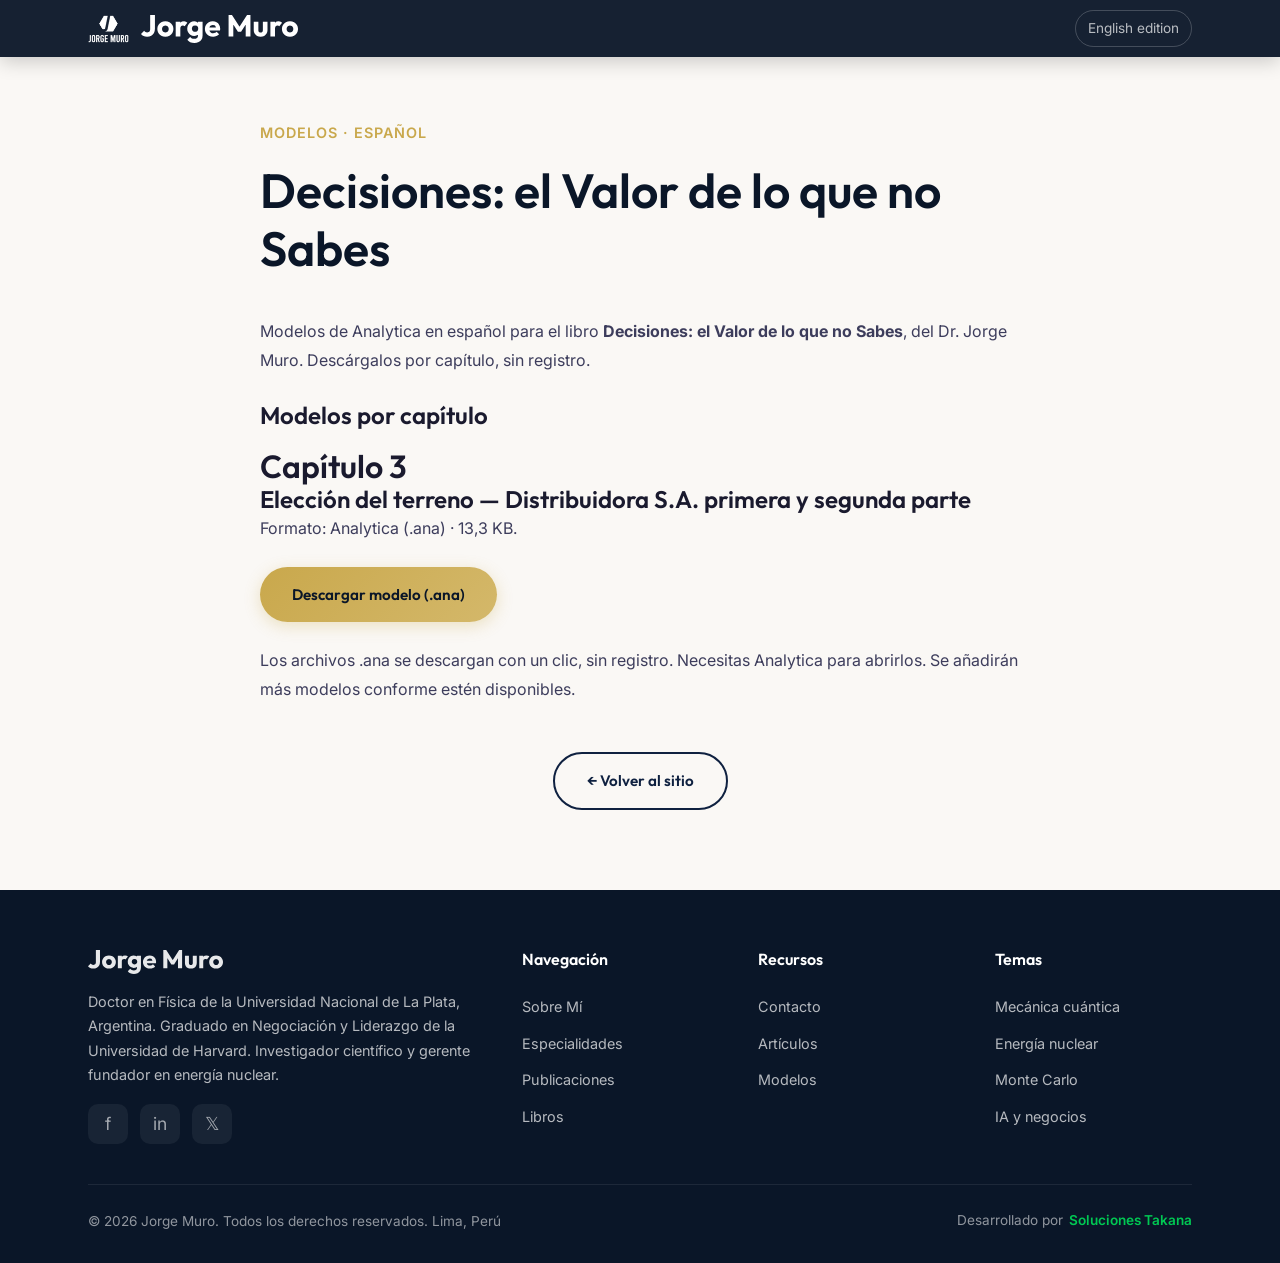
<file: modelos.html>
<!DOCTYPE html>
<html lang="es">
<head>
  <!-- Google tag (gtag.js) -->
  <script async src="https://www.googletagmanager.com/gtag/js?id=G-SJXJT6BQH3"></script>
  <script>
    window.dataLayer = window.dataLayer || [];
    function gtag(){dataLayer.push(arguments);}
    gtag('js', new Date());

    gtag('config', 'G-SJXJT6BQH3');
  </script>

  <meta charset="UTF-8">
  <meta name="viewport" content="width=device-width, initial-scale=1.0">
  <title>Modelos | Decisiones: el Valor de lo que no Sabes | Dr. Jorge Muro</title>
  <meta name="description" content="Modelos de Analytica por capítulo del libro Decisiones: el Valor de lo que no Sabes, del Dr. Jorge Muro.">
  <link rel="canonical" href="https://www.jorgemuro.net/modelos">
  <link rel="alternate" hreflang="es" href="https://www.jorgemuro.net/modelos">
  <link rel="alternate" hreflang="en" href="https://www.jorgemuro.net/models">
  <link rel="preconnect" href="https://fonts.googleapis.com">
  <link rel="preconnect" href="https://fonts.gstatic.com" crossorigin>
  <link href="https://fonts.googleapis.com/css2?family=Inter:wght@400;500;600&family=Outfit:wght@400;600;700&display=swap" rel="stylesheet">
  <link rel="stylesheet" href="/index.css">
  <style>
    .nav-inner { flex-wrap: wrap; gap: 8px; }
    .nav-lang { padding: 6px 12px; }
    .article-page {
      padding: 120px 0 80px 0;
      background: var(--cream-100);
      min-height: 80vh;
    }
    .article-container {
      max-width: 800px;
      margin: 0 auto;
      padding: 0 20px;
    }
    .article-header {
      margin-bottom: 2.5rem;
    }
    .article-title {
      font-size: clamp(2rem, 4vw, 3rem);
      color: var(--navy-900);
      line-height: 1.2;
      margin-top: 1rem;
    }
    .article-meta {
      display: flex;
      gap: 15px;
      color: var(--gold-500);
      font-weight: 600;
      font-size: 0.9rem;
      text-transform: uppercase;
      letter-spacing: 1px;
    }
    .article-media {
      margin: 2rem 0;
      border-radius: var(--radius-md);
      overflow: hidden;
      box-shadow: var(--shadow-md);
    }
    .article-media img {
      width: 100%;
      height: auto;
      display: block;
    }
    .article-content {
      font-size: 1.1rem;
      line-height: 1.8;
      color: var(--text-body);
    }
    .article-content p {
      margin-bottom: 1.5rem;
    }
    .article-content h2 {
      font-size: 1.5rem;
      line-height: 1.35;
      margin-bottom: 1rem;
    }
    .back-btn-container .btn-secondary {
      color: var(--navy-800);
      border-color: var(--navy-800);
    }
    .back-btn-container {
      margin-top: 3rem;
      text-align: center;
      display: flex;
      flex-direction: column;
      align-items: center;
      gap: 15px;
    }
  </style>
</head>
<body>
  <a href="#main-content" class="skip-to-content">Saltar al contenido</a>
  <nav class="navbar scrolled" aria-label="Navegación principal">
    <div class="nav-inner">
      <a href="/?lang=es" class="nav-logo">
        <img src="/images/logo.webp" alt="Dr. Jorge Muro" class="nav-logo-icon-img" width="32" height="32">
        <img src="/images/logo.svg" alt="Jorge Muro" class="nav-logo-svg" width="160" height="28">
      </a>
      <a href="/models" class="nav-lang" lang="en" style="text-decoration: none;">English edition</a>
    </div>
  </nav>
  <main class="article-page" id="main-content">
    <article class="article-container">
      <header class="article-header">
        <p class="article-meta">Modelos · Español</p>
        <h1 class="article-title">Decisiones: el Valor de lo que no Sabes</h1>
      </header>
      <div class="article-content">
        <p>Modelos de Analytica en español para el libro <strong>Decisiones: el Valor de lo que no Sabes</strong>, del Dr. Jorge Muro. Descárgalos por capítulo, sin registro.</p>
        <section aria-labelledby="chapters-title">
          <h2 id="chapters-title">Modelos por capítulo</h2>
          <section aria-labelledby="chapter-3-title">
            <h3 id="chapter-3-title">Capítulo 3</h3>
            <h4>Elección del terreno — Distribuidora S.A. primera y segunda parte</h4>
            <p id="chapter-3-format">Formato: Analytica (.ana) · 13,3 KB.</p>
            <p><a href="/modelos-del-libro/archivos/decisiones/es/capitulo-3/eleccion-del-terreno.ana" download="Elección del terreno — Distribuidora S.A. primera y segunda parte.ana" class="btn btn-primary" aria-describedby="chapter-3-format">Descargar modelo (.ana)</a></p>
          </section>
        </section>
        <p>Los archivos .ana se descargan con un clic, sin registro. Necesitas Analytica para abrirlos. Se añadirán más modelos conforme estén disponibles.</p>
      </div>
      <div class="back-btn-container">
        <a href="/?lang=es#books" class="btn btn-secondary" style="text-decoration: none;">← Volver al sitio</a>
      </div>
    </article>
  </main>
  <footer class="footer">
    <div class="container">
      <div class="footer-grid">
        <div class="footer-about">
          <div class="nav-logo">
            <img src="/images/logo.svg" alt="Jorge Muro" class="nav-logo-svg" width="160" height="28">
          </div>
          <p><span class="lang-es">Doctor en Física de la Universidad Nacional de La Plata, Argentina. Graduado en Negociación y Liderazgo de la Universidad de Harvard. Investigador científico y gerente fundador en energía nuclear.</span><span class="lang-en">Doctor in Physics from the National University of La Plata, Argentina. Graduate in Negotiation &amp; Leadership from Harvard University. Scientific researcher and founding manager in nuclear energy.</span></p>
          <div class="footer-social">
            <a href="https://www.facebook.com/DrJorgeMuro/" title="Facebook" aria-label="Facebook" target="_blank"
              rel="noopener noreferrer">f</a>
            <a href="https://www.linkedin.com/in/jorgemuroarbulu/" title="LinkedIn" aria-label="LinkedIn"
              target="_blank" rel="noopener noreferrer">in</a>
            <a href="https://x.com/decisionmaking" title="X (Twitter)" aria-label="X (Twitter)" target="_blank"
              rel="noopener noreferrer">𝕏</a>
          </div>
        </div>

        <div>
          <h4><span class="lang-es">Navegación</span><span class="lang-en">Navigation</span></h4>
          <div class="footer-links">
            <a class="lang-es" href="/?lang=es#about">Sobre Mí</a>
            <a class="lang-en" href="/?lang=en#about">About</a>
            <a class="lang-es" href="/?lang=es#expertise">Especialidades</a>
            <a class="lang-en" href="/?lang=en#expertise">Expertise</a>
            <a class="lang-es" href="/?lang=es#publications">Publicaciones</a>
            <a class="lang-en" href="/?lang=en#publications">Publications</a>
            <a class="lang-es" href="/?lang=es#books">Libros</a>
            <a class="lang-en" href="/?lang=en#books">Books</a>
          </div>
        </div>

        <div>
          <h4><span class="lang-es">Recursos</span><span class="lang-en">Resources</span></h4>
          <div class="footer-links">
            <a class="lang-es" href="/?lang=es#contact">Contacto</a>
            <a class="lang-en" href="/?lang=en#contact">Contact</a>
            <a class="lang-es" href="/?lang=es#publications">Artículos</a>
            <a class="lang-en" href="/?lang=en#publications">Articles</a>
            <a class="lang-es" href="/modelos">Modelos</a>
            <a class="lang-en" href="/models">Models</a>
          </div>
        </div>

        <div>
          <h4><span class="lang-es">Temas</span><span class="lang-en">Topics</span></h4>
          <div class="footer-links">
            <a class="lang-es" href="/?lang=es#expertise">Mecánica cuántica</a>
            <a class="lang-en" href="/?lang=en#expertise">Quantum Mechanics</a>
            <a class="lang-es" href="/?lang=es#expertise">Energía nuclear</a>
            <a class="lang-en" href="/?lang=en#expertise">Nuclear Energy</a>
            <a class="lang-es" href="/?lang=es#expertise">Monte Carlo</a>
            <a class="lang-en" href="/?lang=en#expertise">Monte Carlo</a>
            <a class="lang-es" href="/?lang=es#expertise">IA y negocios</a>
            <a class="lang-en" href="/?lang=en#expertise">AI &amp; Business</a>
          </div>
        </div>
      </div>

      <div class="footer-bottom">
        <p><span class="lang-es">© 2026 Jorge Muro. Todos los derechos reservados. Lima, Perú</span><span class="lang-en">© 2026 Jorge Muro. All rights reserved. Lima, Peru</span></p>
        <div class="footer-credit">
          <span><span class="lang-es">Desarrollado por</span><span class="lang-en">Developed by</span></span>
          <a href="https://solucionestakana.space" target="_blank" rel="noopener noreferrer" class="footer-credit-link brand-green"
            title="Soluciones Takana">Soluciones Takana</a>
        </div>
      </div>
    </div>
  </footer>
</body>
</html>
</file>
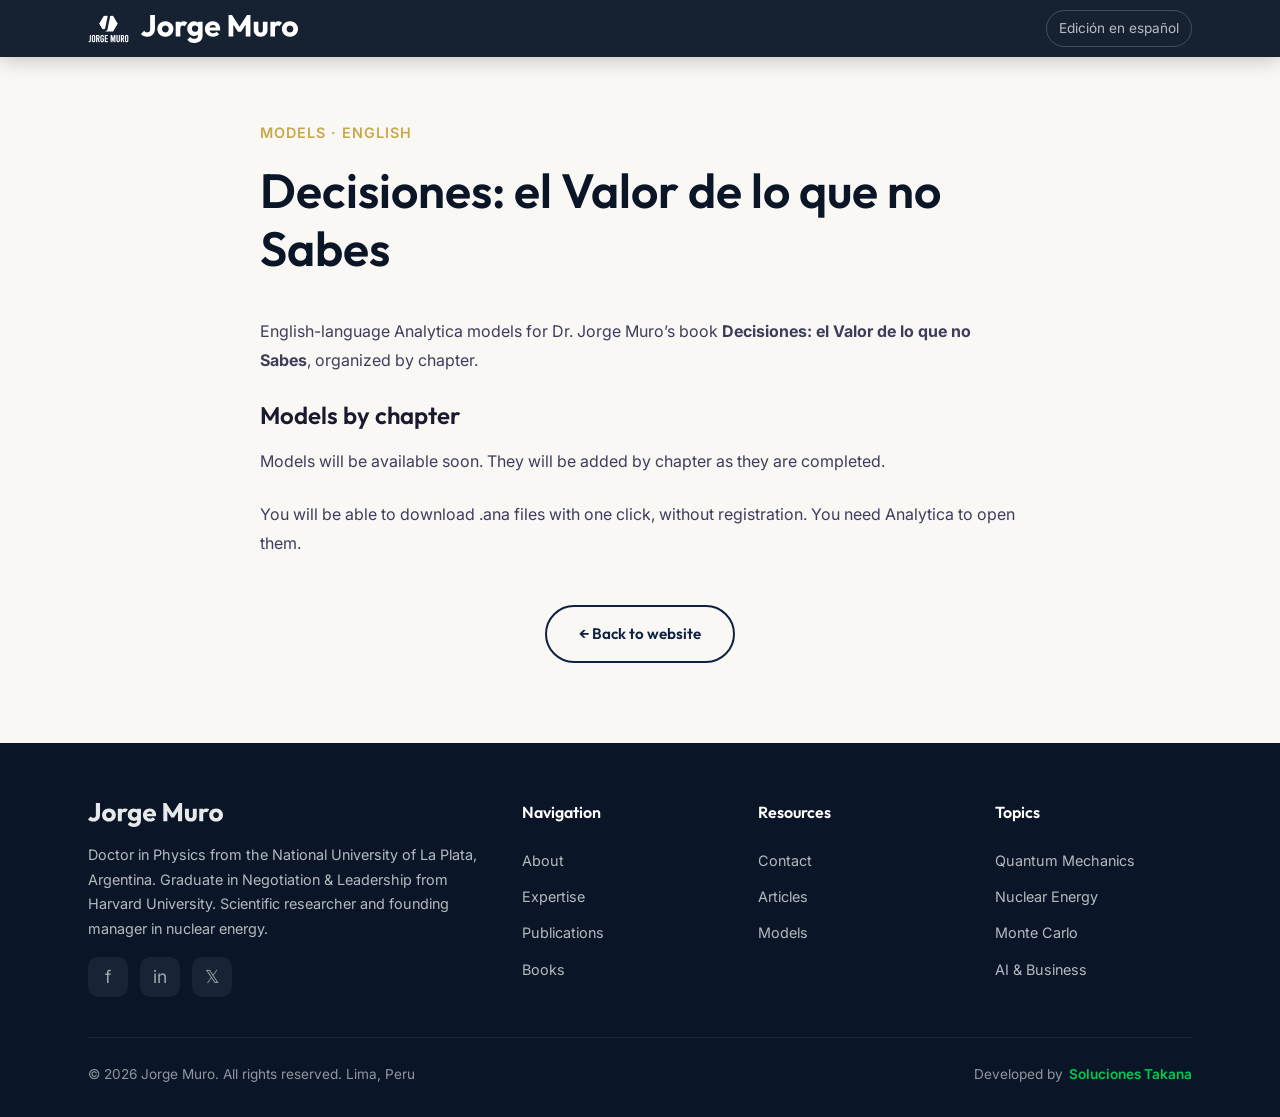
<file: models.html>
<!DOCTYPE html>
<html lang="en">
<head>
  <!-- Google tag (gtag.js) -->
  <script async src="https://www.googletagmanager.com/gtag/js?id=G-SJXJT6BQH3"></script>
  <script>
    window.dataLayer = window.dataLayer || [];
    function gtag(){dataLayer.push(arguments);}
    gtag('js', new Date());

    gtag('config', 'G-SJXJT6BQH3');
  </script>

  <meta charset="UTF-8">
  <meta name="viewport" content="width=device-width, initial-scale=1.0">
  <title>Models | Decisiones: el Valor de lo que no Sabes | Dr. Jorge Muro</title>
  <meta name="description" content="Analytica models by chapter for Dr. Jorge Muro’s book Decisiones: el Valor de lo que no Sabes. English-language models coming soon.">
  <link rel="canonical" href="https://www.jorgemuro.net/models">
  <link rel="alternate" hreflang="es" href="https://www.jorgemuro.net/modelos">
  <link rel="alternate" hreflang="en" href="https://www.jorgemuro.net/models">
  <link rel="preconnect" href="https://fonts.googleapis.com">
  <link rel="preconnect" href="https://fonts.gstatic.com" crossorigin>
  <link href="https://fonts.googleapis.com/css2?family=Inter:wght@400;500;600&family=Outfit:wght@400;600;700&display=swap" rel="stylesheet">
  <link rel="stylesheet" href="/index.css">
  <style>
    .nav-inner { flex-wrap: wrap; gap: 8px; }
    .nav-lang { padding: 6px 12px; }
    .article-page {
      padding: 120px 0 80px 0;
      background: var(--cream-100);
      min-height: 80vh;
    }
    .article-container {
      max-width: 800px;
      margin: 0 auto;
      padding: 0 20px;
    }
    .article-header {
      margin-bottom: 2.5rem;
    }
    .article-title {
      font-size: clamp(2rem, 4vw, 3rem);
      color: var(--navy-900);
      line-height: 1.2;
      margin-top: 1rem;
    }
    .article-meta {
      display: flex;
      gap: 15px;
      color: var(--gold-500);
      font-weight: 600;
      font-size: 0.9rem;
      text-transform: uppercase;
      letter-spacing: 1px;
    }
    .article-media {
      margin: 2rem 0;
      border-radius: var(--radius-md);
      overflow: hidden;
      box-shadow: var(--shadow-md);
    }
    .article-media img {
      width: 100%;
      height: auto;
      display: block;
    }
    .article-content {
      font-size: 1.1rem;
      line-height: 1.8;
      color: var(--text-body);
    }
    .article-content p {
      margin-bottom: 1.5rem;
    }
    .article-content h2 {
      font-size: 1.5rem;
      line-height: 1.35;
      margin-bottom: 1rem;
    }
    .back-btn-container .btn-secondary {
      color: var(--navy-800);
      border-color: var(--navy-800);
    }
    .back-btn-container {
      margin-top: 3rem;
      text-align: center;
      display: flex;
      flex-direction: column;
      align-items: center;
      gap: 15px;
    }
  </style>
</head>
<body>
  <a href="#main-content" class="skip-to-content">Skip to content</a>
  <nav class="navbar scrolled" aria-label="Main navigation">
    <div class="nav-inner">
      <a href="/?lang=en" class="nav-logo">
        <img src="/images/logo.webp" alt="Dr. Jorge Muro" class="nav-logo-icon-img" width="32" height="32">
        <img src="/images/logo.svg" alt="Jorge Muro" class="nav-logo-svg" width="160" height="28">
      </a>
      <a href="/modelos" class="nav-lang" lang="es" style="text-decoration: none;">Edición en español</a>
    </div>
  </nav>
  <main class="article-page" id="main-content">
    <article class="article-container">
      <header class="article-header">
        <p class="article-meta">Models · English</p>
        <h1 class="article-title">Decisiones: el Valor de lo que no Sabes</h1>
      </header>
      <div class="article-content">
        <p>English-language Analytica models for Dr. Jorge Muro’s book <strong>Decisiones: el Valor de lo que no Sabes</strong>, organized by chapter.</p>
        <section aria-labelledby="chapters-title">
          <h2 id="chapters-title">Models by chapter</h2>
          <p>Models will be available soon. They will be added by chapter as they are completed.</p>
          <!-- Añadir aquí secciones por capítulo con nombre y enlaces download a los .ana de esta edición. -->
        </section>
        <p>You will be able to download .ana files with one click, without registration. You need Analytica to open them.</p>
      </div>
      <div class="back-btn-container">
        <a href="/?lang=en#books" class="btn btn-secondary" style="text-decoration: none;">← Back to website</a>
      </div>
    </article>
  </main>
  <footer class="footer">
    <div class="container">
      <div class="footer-grid">
        <div class="footer-about">
          <div class="nav-logo">
            <img src="/images/logo.svg" alt="Jorge Muro" class="nav-logo-svg" width="160" height="28">
          </div>
          <p><span class="lang-es">Doctor en Física de la Universidad Nacional de La Plata, Argentina. Graduado en Negociación y Liderazgo de la Universidad de Harvard. Investigador científico y gerente fundador en energía nuclear.</span><span class="lang-en">Doctor in Physics from the National University of La Plata, Argentina. Graduate in Negotiation &amp; Leadership from Harvard University. Scientific researcher and founding manager in nuclear energy.</span></p>
          <div class="footer-social">
            <a href="https://www.facebook.com/DrJorgeMuro/" title="Facebook" aria-label="Facebook" target="_blank"
              rel="noopener noreferrer">f</a>
            <a href="https://www.linkedin.com/in/jorgemuroarbulu/" title="LinkedIn" aria-label="LinkedIn"
              target="_blank" rel="noopener noreferrer">in</a>
            <a href="https://x.com/decisionmaking" title="X (Twitter)" aria-label="X (Twitter)" target="_blank"
              rel="noopener noreferrer">𝕏</a>
          </div>
        </div>

        <div>
          <h4><span class="lang-es">Navegación</span><span class="lang-en">Navigation</span></h4>
          <div class="footer-links">
            <a class="lang-es" href="/?lang=es#about">Sobre Mí</a>
            <a class="lang-en" href="/?lang=en#about">About</a>
            <a class="lang-es" href="/?lang=es#expertise">Especialidades</a>
            <a class="lang-en" href="/?lang=en#expertise">Expertise</a>
            <a class="lang-es" href="/?lang=es#publications">Publicaciones</a>
            <a class="lang-en" href="/?lang=en#publications">Publications</a>
            <a class="lang-es" href="/?lang=es#books">Libros</a>
            <a class="lang-en" href="/?lang=en#books">Books</a>
          </div>
        </div>

        <div>
          <h4><span class="lang-es">Recursos</span><span class="lang-en">Resources</span></h4>
          <div class="footer-links">
            <a class="lang-es" href="/?lang=es#contact">Contacto</a>
            <a class="lang-en" href="/?lang=en#contact">Contact</a>
            <a class="lang-es" href="/?lang=es#publications">Artículos</a>
            <a class="lang-en" href="/?lang=en#publications">Articles</a>
            <a class="lang-es" href="/modelos">Modelos</a>
            <a class="lang-en" href="/models">Models</a>
          </div>
        </div>

        <div>
          <h4><span class="lang-es">Temas</span><span class="lang-en">Topics</span></h4>
          <div class="footer-links">
            <a class="lang-es" href="/?lang=es#expertise">Mecánica cuántica</a>
            <a class="lang-en" href="/?lang=en#expertise">Quantum Mechanics</a>
            <a class="lang-es" href="/?lang=es#expertise">Energía nuclear</a>
            <a class="lang-en" href="/?lang=en#expertise">Nuclear Energy</a>
            <a class="lang-es" href="/?lang=es#expertise">Monte Carlo</a>
            <a class="lang-en" href="/?lang=en#expertise">Monte Carlo</a>
            <a class="lang-es" href="/?lang=es#expertise">IA y negocios</a>
            <a class="lang-en" href="/?lang=en#expertise">AI &amp; Business</a>
          </div>
        </div>
      </div>

      <div class="footer-bottom">
        <p><span class="lang-es">© 2026 Jorge Muro. Todos los derechos reservados. Lima, Perú</span><span class="lang-en">© 2026 Jorge Muro. All rights reserved. Lima, Peru</span></p>
        <div class="footer-credit">
          <span><span class="lang-es">Desarrollado por</span><span class="lang-en">Developed by</span></span>
          <a href="https://solucionestakana.space" target="_blank" rel="noopener noreferrer" class="footer-credit-link brand-green"
            title="Soluciones Takana">Soluciones Takana</a>
        </div>
      </div>
    </div>
  </footer>
</body>
</html>
</file>
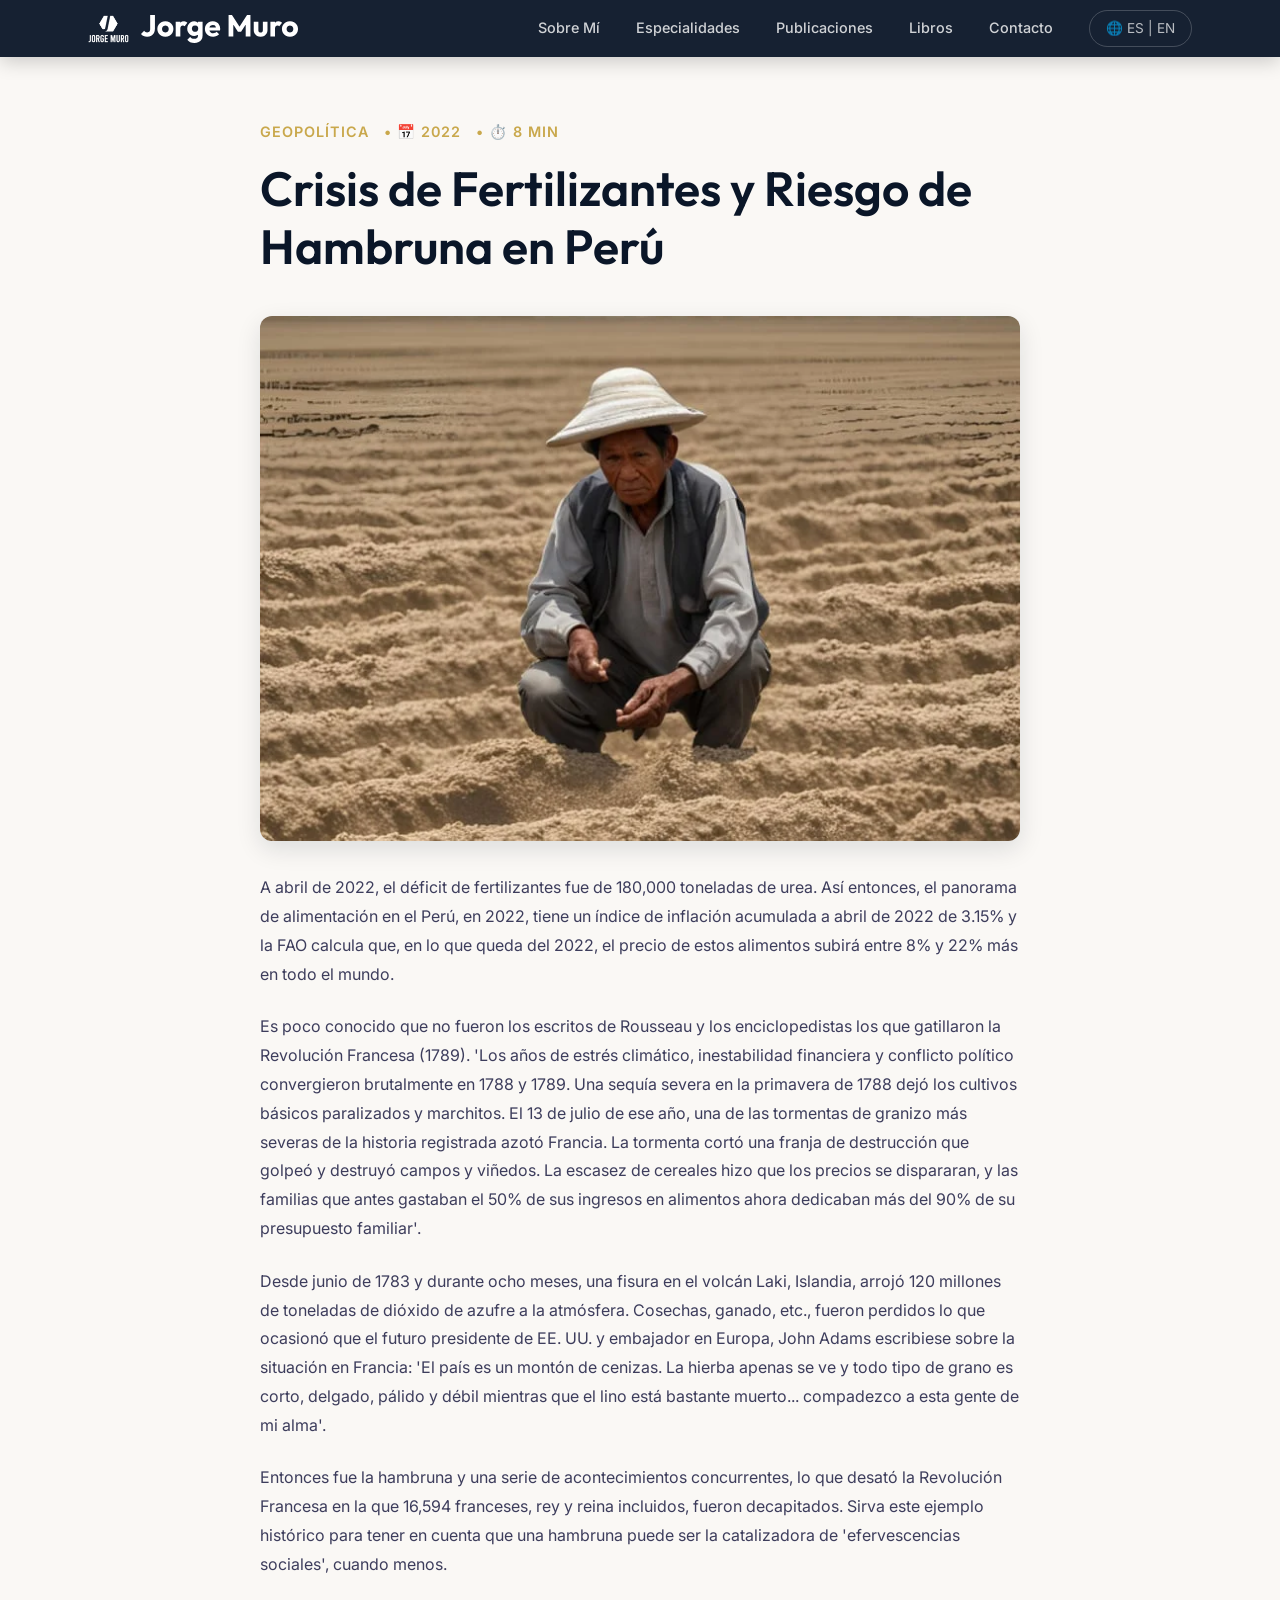
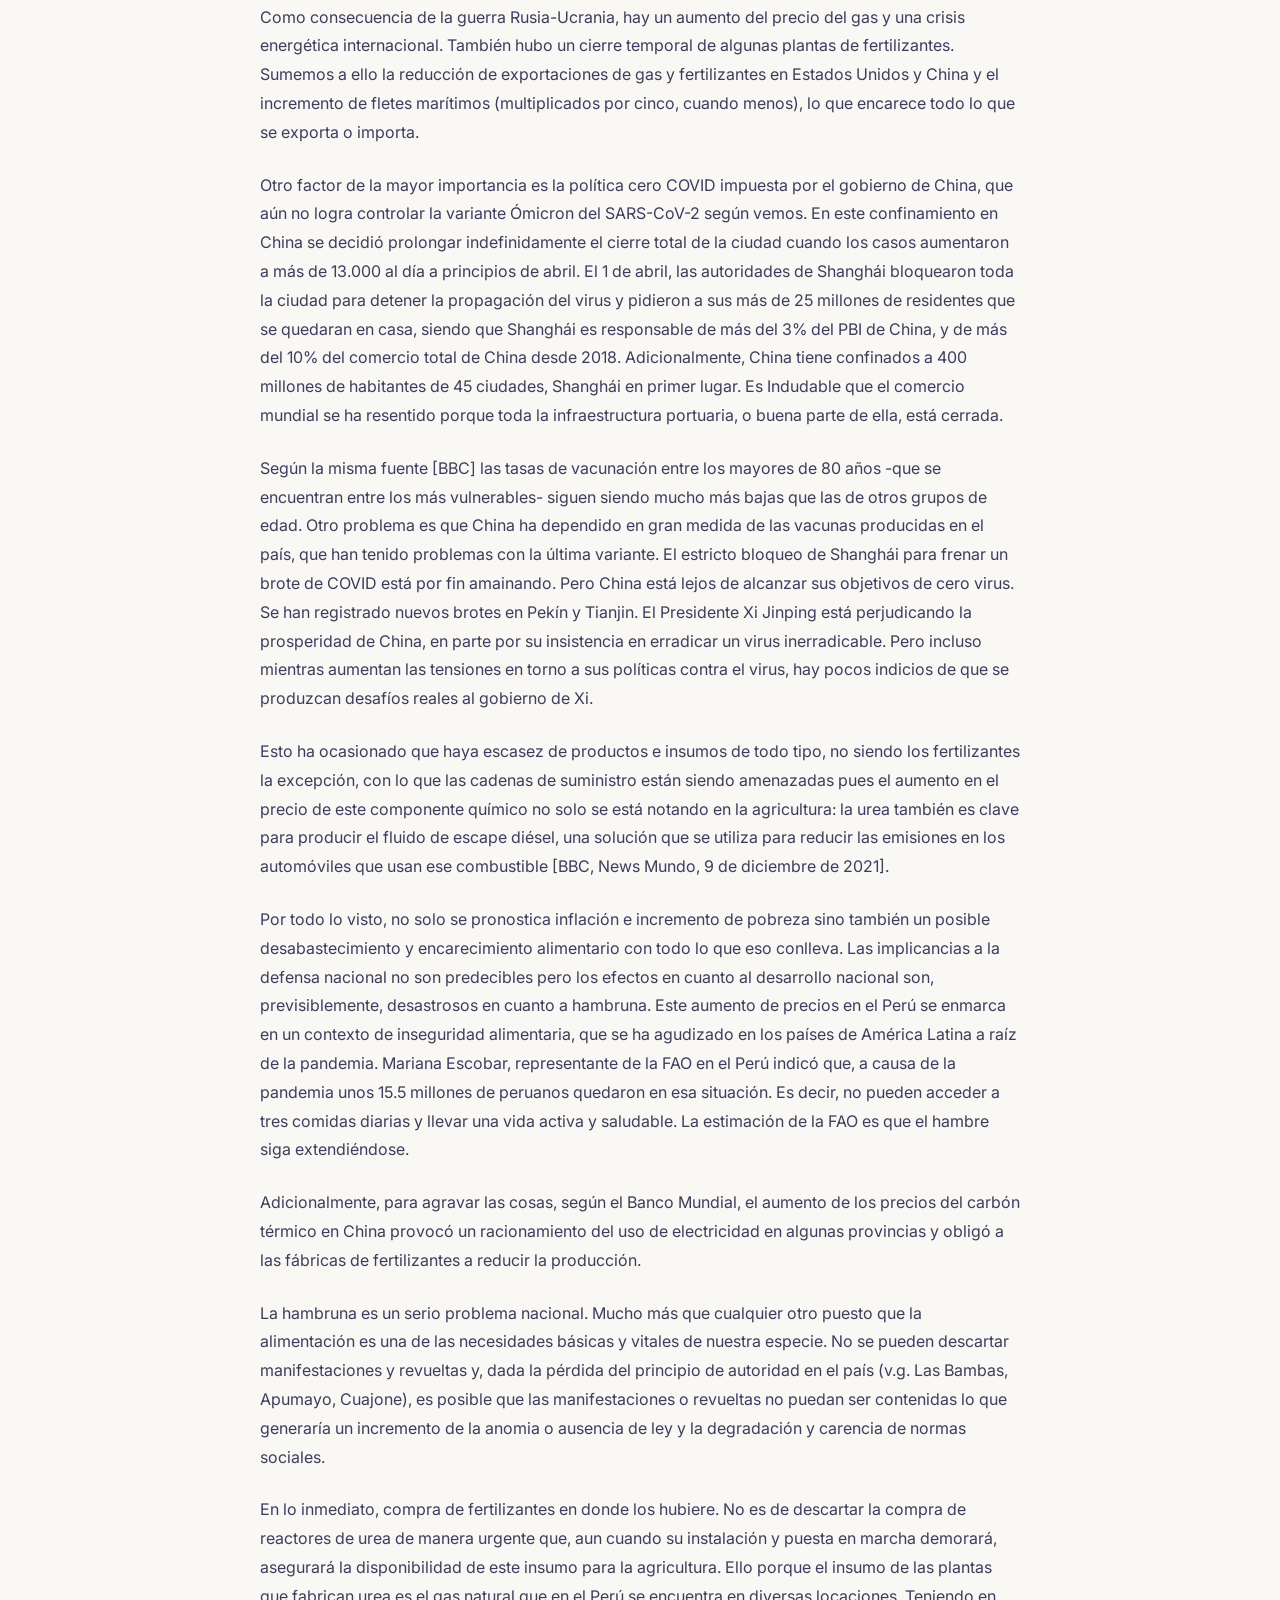
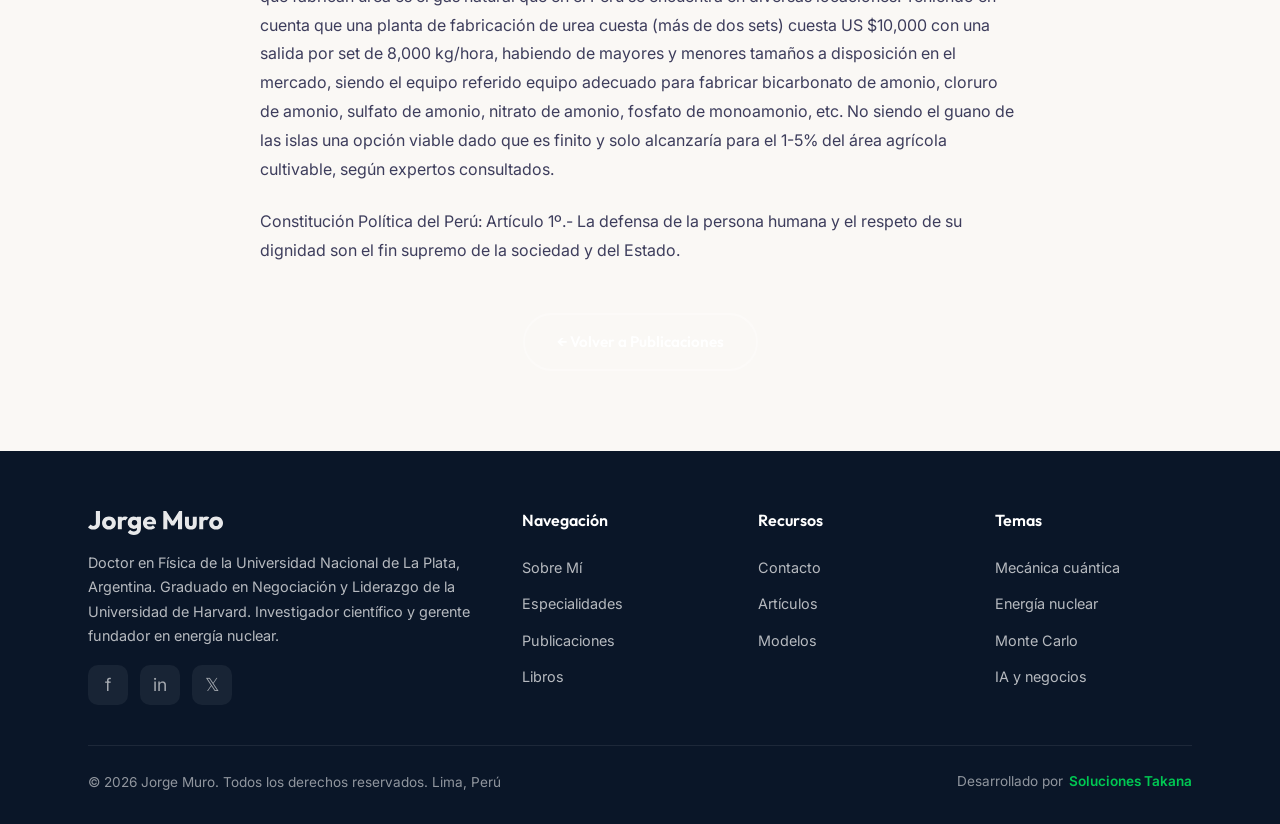
<file: articulos/fertilizantes.html>
﻿<!DOCTYPE html>
<html lang="es">
<head>
  <!-- Google tag (gtag.js) -->
  <script async src="https://www.googletagmanager.com/gtag/js?id=G-SJXJT6BQH3"></script>
  <script>
    window.dataLayer = window.dataLayer || [];
    function gtag(){dataLayer.push(arguments);}
    gtag('js', new Date());

    gtag('config', 'G-SJXJT6BQH3');
  </script>

  <meta charset="UTF-8">
  <meta name="viewport" content="width=device-width, initial-scale=1.0">
  <title>Crisis de Fertilizantes y Riesgo de Hambruna en Perú | Dr. Jorge Muro</title>
  <meta name="description" content="Análisis de la vulnerabilidad agrícola nacional y las interrupciones en la cadena de suministro internacional que afectan la seguridad alimentaria en Perú.">
  <link rel="canonical" href="https://www.jorgemuro.net/articulos/fertilizantes.html">
  <link rel="alternate" hreflang="es" href="https://www.jorgemuro.net/articulos/fertilizantes.html?lang=es">
  <link rel="alternate" hreflang="en" href="https://www.jorgemuro.net/articulos/fertilizantes.html?lang=en">
  <!-- Fonts -->
  <link rel="preconnect" href="https://fonts.googleapis.com">
  <link rel="preconnect" href="https://fonts.gstatic.com" crossorigin>
  <link href="https://fonts.googleapis.com/css2?family=Inter:wght@400;500;600&family=Outfit:wght@400;600;700&display=swap" rel="stylesheet" media="print" onload="this.media='all'">
  <style>
/* ============================================
   Jorge Muro - Modern Academic Landing Page
   Design System & Core Styles
   ============================================ */

/* ---- CSS Custom Properties ---- */
:root {
  /* Color Palette - Navy / Gold / Cream */
  --navy-900: #0a1628;
  --navy-800: #0f2140;
  --navy-700: #1a3158;
  --navy-600: #1d3557;
  --navy-500: #264d73;
  --navy-400: #457b9d;
  --navy-300: #6b9dbd;
  
  --gold-500: #c9a84c;
  --gold-400: #d4b86a;
  --gold-300: #e0c988;
  --gold-200: #f0dfa8;
  
  --cream-100: #faf8f5;
  --cream-200: #f5f0e8;
  --cream-300: #ede5d5;
  
  --white: #ffffff;
  --text-dark: #1a1a2e;
  --text-body: #3d3d5c;
  --text-muted: #6b6b8a;
  --text-light: #a3a3c2;
  
  --accent-red: #e63946;
  --accent-teal: #2ec4b6;
  
  /* Typography */
  --font-heading: 'Outfit', sans-serif;
  --font-body: 'Inter', sans-serif;
  
  /* Spacing */
  --section-pad: clamp(4rem, 8vw, 8rem);
  --container-max: 1200px;
  
  /* Transitions */
  --ease-out: cubic-bezier(0.25, 0.46, 0.45, 0.94);
  --ease-spring: cubic-bezier(0.34, 1.56, 0.64, 1);
  
  /* Shadows */
  --shadow-sm: 0 2px 8px rgba(10, 22, 40, 0.08);
  --shadow-md: 0 8px 24px rgba(10, 22, 40, 0.12);
  --shadow-lg: 0 16px 48px rgba(10, 22, 40, 0.16);
  --shadow-xl: 0 24px 64px rgba(10, 22, 40, 0.2);
  --shadow-glow: 0 0 40px rgba(201, 168, 76, 0.15);
  
  /* Border Radius */
  --radius-sm: 8px;
  --radius-md: 12px;
  --radius-lg: 20px;
  --radius-xl: 32px;
}

/* ---- Reset & Base ---- */
*, *::before, *::after {
  margin: 0;
  padding: 0;
  box-sizing: border-box;
}

html {
  scroll-behavior: smooth;
  scroll-padding-top: 80px;
  font-size: 16px;
}

body {
  font-family: var(--font-body);
  color: var(--text-body);
  background: var(--cream-100);
  line-height: 1.7;
  overflow-x: hidden;
  -webkit-font-smoothing: antialiased;
  -moz-osx-font-smoothing: grayscale;
}

img {
  max-width: 100%;
  height: auto;
  display: block;
}

a {
  text-decoration: none;
  color: inherit;
  transition: color 0.3s var(--ease-out);
}

/* Skip to content - Accessibility */
.skip-to-content {
  position: absolute;
  top: -100%;
  left: 16px;
  background: var(--gold-500);
  color: var(--navy-900);
  padding: 12px 24px;
  border-radius: 0 0 var(--radius-sm) var(--radius-sm);
  font-family: var(--font-heading);
  font-weight: 600;
  font-size: 0.9rem;
  z-index: 10000;
  transition: top 0.3s;
}

.skip-to-content:focus {
  top: 0;
}

/* Focus visible for keyboard navigation */
a:focus-visible,
button:focus-visible,
input:focus-visible,
textarea:focus-visible {
  outline: 2px solid var(--gold-500);
  outline-offset: 2px;
}

ul, ol { list-style: none; }

/* ---- Typography ---- */
h1, h2, h3, h4, h5, h6 {
  font-family: var(--font-heading);
  font-weight: 600;
  line-height: 1.2;
  color: var(--text-dark);
}

h1 { font-size: clamp(2.5rem, 5vw, 4rem); }
h2 { font-size: clamp(2rem, 4vw, 3rem); }
h3 { font-size: clamp(1.5rem, 3vw, 2rem); }
h4 { font-size: clamp(1.2rem, 2vw, 1.5rem); }

p {
  font-size: clamp(1rem, 1.1vw, 1.125rem);
  line-height: 1.8;
}

.text-gradient {
  background: linear-gradient(135deg, var(--gold-500), var(--gold-300));
  -webkit-background-clip: text;
  -webkit-text-fill-color: transparent;
  background-clip: text;
}

.section-label {
  font-family: var(--font-heading);
  font-size: 0.85rem;
  font-weight: 600;
  text-transform: uppercase;
  letter-spacing: 3px;
  color: var(--gold-500);
  display: inline-flex;
  align-items: center;
  gap: 12px;
  margin-bottom: 1rem;
}

.section-label::before {
  content: '';
  display: inline-block;
  width: 32px;
  height: 2px;
  background: var(--gold-500);
}

/* ---- Container ---- */
.container {
  max-width: var(--container-max);
  margin: 0 auto;
  padding: 0 clamp(1.5rem, 4vw, 3rem);
}

/* ---- Buttons ---- */
.btn {
  display: inline-flex;
  align-items: center;
  gap: 8px;
  padding: 14px 32px;
  font-family: var(--font-heading);
  font-size: 0.95rem;
  font-weight: 600;
  border-radius: 50px;
  border: none;
  cursor: pointer;
  transition: all 0.4s var(--ease-out);
  position: relative;
  overflow: hidden;
}

.btn::after {
  content: '';
  position: absolute;
  inset: 0;
  background: linear-gradient(135deg, rgba(255,255,255,0.1), transparent);
  opacity: 0;
  transition: opacity 0.4s;
}

.btn:hover::after { opacity: 1; }

.btn-primary {
  background: linear-gradient(135deg, var(--gold-500), var(--gold-400));
  color: var(--navy-900);
  box-shadow: 0 4px 16px rgba(201, 168, 76, 0.3);
}

.btn-primary:hover {
  transform: translateY(-2px);
  box-shadow: 0 8px 24px rgba(201, 168, 76, 0.4);
}

.btn-secondary {
  background: transparent;
  color: var(--white);
  border: 2px solid rgba(255, 255, 255, 0.3);
}

.btn-secondary:hover {
  border-color: var(--gold-400);
  color: var(--gold-400);
  transform: translateY(-2px);
}

.btn-outline {
  background: transparent;
  color: var(--navy-600);
  border: 2px solid var(--navy-600);
}

.btn-outline:hover {
  background: var(--navy-600);
  color: var(--white);
  transform: translateY(-2px);
}

.btn-sm {
  padding: 8px 20px;
  font-size: 0.85rem;
}

/* ---- Navigation ---- */
.navbar {
  position: fixed;
  top: 0;
  left: 0;
  right: 0;
  z-index: 1000;
  padding: 16px 0;
  transition: all 0.4s var(--ease-out);
  background: transparent;
}

.navbar.scrolled {
  background: rgba(10, 22, 40, 0.95);
  backdrop-filter: blur(20px);
  -webkit-backdrop-filter: blur(20px);
  padding: 10px 0;
  box-shadow: 0 4px 20px rgba(0,0,0,0.2);
}

.nav-inner {
  display: flex;
  align-items: center;
  justify-content: space-between;
  max-width: var(--container-max);
  margin: 0 auto;
  padding: 0 clamp(1.5rem, 4vw, 3rem);
}

.nav-logo {
  display: flex;
  align-items: center;
  gap: 12px;
}

.nav-logo-svg {
  height: 28px;
  width: auto;
  filter: brightness(0) invert(1);
  transition: opacity 0.3s;
}

.nav-logo-icon-img {
  height: 32px;
  width: auto;
  filter: brightness(0) invert(1);
  transition: opacity 0.3s;
}

.nav-logo-svg:hover {
  opacity: 0.85;
}

.nav-logo-icon {
  width: 44px;
  height: 44px;
  background: linear-gradient(135deg, var(--gold-500), var(--gold-300));
  border-radius: 12px;
  display: flex;
  align-items: center;
  justify-content: center;
  font-family: var(--font-heading);
  font-weight: 700;
  font-size: 1.2rem;
  color: var(--navy-900);
}

.nav-logo-text {
  font-family: var(--font-heading);
  font-weight: 600;
  font-size: 1.15rem;
  color: var(--white);
  letter-spacing: 0.5px;
}

.nav-links {
  display: flex;
  align-items: center;
  gap: 36px;
}

.nav-links a {
  font-family: var(--font-body);
  font-size: 0.9rem;
  font-weight: 500;
  color: rgba(255, 255, 255, 0.8);
  position: relative;
  padding: 4px 0;
}

.nav-links a::after {
  content: '';
  position: absolute;
  bottom: -2px;
  left: 0;
  width: 0;
  height: 2px;
  background: var(--gold-500);
  transition: width 0.3s var(--ease-out);
}

.nav-links a:hover { color: var(--white); }
.nav-links a:hover::after { width: 100%; }

.nav-lang {
  display: flex;
  align-items: center;
  gap: 8px;
  padding: 6px 16px;
  border-radius: 50px;
  border: 1px solid rgba(255,255,255,0.2);
  font-size: 0.85rem;
  color: rgba(255,255,255,0.7);
  cursor: pointer;
  transition: all 0.3s;
}

.nav-lang:hover {
  border-color: var(--gold-400);
  color: var(--gold-400);
}

.hamburger {
  display: none;
  flex-direction: column;
  gap: 5px;
  cursor: pointer;
  z-index: 1001;
  padding: 4px;
}

.hamburger span {
  width: 28px;
  height: 2px;
  background: var(--white);
  transition: all 0.3s var(--ease-out);
  border-radius: 2px;
}

.hamburger.active span:nth-child(1) {
  transform: rotate(45deg) translate(5px, 5px);
}
.hamburger.active span:nth-child(2) { opacity: 0; }
.hamburger.active span:nth-child(3) {
  transform: rotate(-45deg) translate(5px, -5px);
}

/* ---- Hero Section ---- */
.hero {
  position: relative;
  min-height: 100vh;
  display: flex;
  align-items: center;
  background: var(--navy-900);
  overflow: hidden;
}

.hero-bg {
  position: absolute;
  inset: 0;
  z-index: 1;
}

.hero-bg img {
  width: 100%;
  height: 100%;
  object-fit: cover;
  opacity: 0.3;
}

.hero-bg::after {
  content: '';
  position: absolute;
  inset: 0;
  background: linear-gradient(
    135deg, 
    rgba(10, 22, 40, 0.95) 0%, 
    rgba(10, 22, 40, 0.7) 50%,
    rgba(26, 49, 88, 0.8) 100%
  );
}

/* Animated particles */
.hero-particles {
  position: absolute;
  inset: 0;
  z-index: 2;
  overflow: hidden;
}

.particle {
  position: absolute;
  width: 3px;
  height: 3px;
  background: var(--gold-500);
  border-radius: 50%;
  opacity: 0;
  animation: float-particle 8s infinite;
}

@keyframes float-particle {
  0% { opacity: 0; transform: translateY(100vh) scale(0); }
  10% { opacity: 0.6; }
  90% { opacity: 0.6; }
  100% { opacity: 0; transform: translateY(-100px) scale(1); }
}

.hero-content {
  position: relative;
  z-index: 3;
  display: grid;
  grid-template-columns: 1fr 1fr;
  gap: clamp(2rem, 5vw, 5rem);
  align-items: center;
  padding-top: 100px;
  padding-bottom: 60px;
}

.hero-text {
  animation: fadeSlideUp 1s var(--ease-out) 0.3s both;
}

.hero-subtitle {
  font-family: var(--font-heading);
  font-size: 0.9rem;
  font-weight: 600;
  text-transform: uppercase;
  letter-spacing: 4px;
  color: var(--gold-500);
  margin-bottom: 1.5rem;
  display: flex;
  align-items: center;
  gap: 12px;
}

.hero-subtitle::before {
  content: '';
  width: 40px;
  height: 2px;
  background: var(--gold-500);
}

.hero-title {
  color: var(--white);
  font-size: clamp(2.8rem, 5.5vw, 4.5rem);
  line-height: 1.1;
  margin-bottom: 1.5rem;
  font-weight: 600;
}

.hero-title .highlight {
  background: linear-gradient(135deg, var(--gold-500), var(--gold-300));
  -webkit-background-clip: text;
  -webkit-text-fill-color: transparent;
  background-clip: text;
}

.hero-description {
  color: rgba(255, 255, 255, 0.7);
  font-size: 1.15rem;
  line-height: 1.8;
  margin-bottom: 2rem;
  max-width: 520px;
}

.hero-ctas {
  display: flex;
  gap: 16px;
  flex-wrap: wrap;
}

.hero-stats {
  display: flex;
  gap: 40px;
  margin-top: 3rem;
  padding-top: 2rem;
  border-top: 1px solid rgba(255,255,255,0.1);
}

.hero-stat-number {
  font-family: var(--font-heading);
  font-size: 2.5rem;
  font-weight: 600;
  color: var(--gold-500);
  line-height: 1;
}

.hero-stat-label {
  font-size: 0.85rem;
  color: rgba(255,255,255,0.5);
  margin-top: 4px;
  text-transform: uppercase;
  letter-spacing: 1px;
}

.hero-image {
  position: relative;
  animation: fadeSlideUp 1s var(--ease-out) 0.6s both;
  max-width: 420px;
  margin-left: auto;
}

.hero-image-wrapper {
  position: relative;
  overflow: hidden;
}

.hero-image-wrapper::before {
  display: none;
}

.hero-image-wrapper::after {
  display: none;
}

.hero-image-wrapper img {
  display: block;
  width: 100%;
  height: auto;
  aspect-ratio: 3/4;
  object-fit: cover;
  object-position: center top;
  mix-blend-mode: lighten;
}

.hero-badge {
  position: absolute;
  bottom: -20px;
  right: -20px;
  background: linear-gradient(135deg, var(--gold-500), var(--gold-400));
  color: var(--navy-900);
  padding: 16px 24px;
  border-radius: var(--radius-md);
  box-shadow: var(--shadow-lg);
  text-align: center;
  animation: fadeSlideUp 1s var(--ease-out) 1s both;
}

.hero-badge-icon {
  font-size: 1.5rem;
  margin-bottom: 4px;
}

.hero-badge-text {
  font-family: var(--font-heading);
  font-weight: 600;
  font-size: 0.85rem;
  line-height: 1.3;
}

/* Scroll indicator */
.scroll-indicator {
  position: absolute;
  bottom: 30px;
  left: 50%;
  transform: translateX(-50%);
  z-index: 3;
  display: flex;
  flex-direction: column;
  align-items: center;
  gap: 8px;
  color: rgba(255,255,255,0.4);
  font-size: 0.75rem;
  letter-spacing: 2px;
  text-transform: uppercase;
  animation: bounce 2s infinite;
}

.scroll-indicator .arrow {
  width: 24px;
  height: 24px;
  border-right: 2px solid rgba(255,255,255,0.4);
  border-bottom: 2px solid rgba(255,255,255,0.4);
  transform: rotate(45deg);
}

@keyframes bounce {
  0%, 20%, 50%, 80%, 100% { transform: translateX(-50%) translateY(0); }
  40% { transform: translateX(-50%) translateY(-10px); }
  60% { transform: translateX(-50%) translateY(-5px); }
}

/* ---- About Section ---- */

  </style>
  <link rel="stylesheet" href="../index.css" media="print" onload="this.media='all'">
  <style>
    .article-page {
      padding: 120px 0 80px 0;
      background: var(--cream-100);
      min-height: 80vh;
    }
    .article-container {
      max-width: 800px;
      margin: 0 auto;
      padding: 0 20px;
    }
    .article-header {
      margin-bottom: 2.5rem;
    }
    .article-title {
      font-size: clamp(2rem, 4vw, 3rem);
      color: var(--navy-900);
      line-height: 1.2;
      margin-top: 1rem;
    }
    .article-meta {
      display: flex;
      gap: 15px;
      color: var(--gold-500);
      font-weight: 600;
      font-size: 0.9rem;
      text-transform: uppercase;
      letter-spacing: 1px;
    }
    .article-media {
      margin: 2rem 0;
      border-radius: var(--radius-md);
      overflow: hidden;
      box-shadow: var(--shadow-md);
    }
    .article-media img {
      width: 100%;
      height: auto;
      display: block;
    }
    .article-content {
      font-size: 1.1rem;
      line-height: 1.8;
      color: var(--text-body);
    }
    .article-content p {
      margin-bottom: 1.5rem;
    }
    .back-btn-container {
      margin-top: 3rem;
      text-align: center;
    }
  </style>
</head>
<body>
  <!-- Skip to content -->
  <a href="#main-content" class="skip-to-content">Saltar al contenido</a>

  <!-- ====== NAVIGATION ====== -->
  <nav class="navbar scrolled" id="navbar" aria-label="Navegación principal">
    <div class="nav-inner">
      <a href="../" class="nav-logo">
        <img src="../images/logo.webp" alt="Logo Dr. Jorge Muro" class="nav-logo-icon-img" width="32" height="32">
        <img src="../images/logo.svg" alt="Jorge Muro" class="nav-logo-svg" width="160" height="28">
      </a>
      
      <div class="nav-links" id="navLinks">
        <a href="../#about">Sobre Mí</a>
        <a href="../#expertise">Especialidades</a>
        <a href="../#publications">Publicaciones</a>
        <a href="../#books">Libros</a>
        <a href="../#contact">Contacto</a>
        <div class="nav-lang" id="langToggle" title="Cambiar a Inglés">
          🌐 ES | EN
        </div>
      </div>
    </div>
  </nav>

  <main class="article-page" id="main-content">
    <article class="article-container">
      <header class="article-header">
        <div class="article-meta">
          <span class="lang-es">Geopolítica</span>
          <span class="lang-en">Geopolitics</span>
          <span>• 📅 2022</span>
          <span>• ⏱️ 8 min</span>
        </div>
        <h1 class="article-title">
          <span class="lang-es">Crisis de Fertilizantes y Riesgo de Hambruna en Perú</span>
          <span class="lang-en">Fertilizer Crisis & Famine Risks in Peru</span>
        </h1>
      </header>

      <div class="article-media">
        <img src="../images/fertilizantes.webp" alt="Crisis de Fertilizantes y Riesgo de Hambruna en Perú" width="768" height="531">
      </div>

      <div class="article-content">
        <div class="lang-es">
          <p>A abril de 2022, el déficit de fertilizantes fue de 180,000 toneladas de urea. Así entonces, el panorama de alimentación en el Perú, en 2022, tiene un índice de inflación acumulada a abril de 2022 de 3.15% y la FAO calcula que, en lo que queda del 2022, el precio de estos alimentos subirá entre 8% y 22% más en todo el mundo.</p>
          <p>Es poco conocido que no fueron los escritos de Rousseau y los enciclopedistas los que gatillaron la Revolución Francesa (1789). 'Los años de estrés climático, inestabilidad financiera y conflicto político convergieron brutalmente en 1788 y 1789. Una sequía severa en la primavera de 1788 dejó los cultivos básicos paralizados y marchitos. El 13 de julio de ese año, una de las tormentas de granizo más severas de la historia registrada azotó Francia. La tormenta cortó una franja de destrucción que golpeó y destruyó campos y viñedos. La escasez de cereales hizo que los precios se dispararan, y las familias que antes gastaban el 50% de sus ingresos en alimentos ahora dedicaban más del 90% de su presupuesto familiar'.</p>
          <p>Desde junio de 1783 y durante ocho meses, una fisura en el volcán Laki, Islandia, arrojó 120 millones de toneladas de dióxido de azufre a la atmósfera. Cosechas, ganado, etc., fueron perdidos lo que ocasionó que el futuro presidente de EE. UU. y embajador en Europa, John Adams escribiese sobre la situación en Francia: 'El país es un montón de cenizas. La hierba apenas se ve y todo tipo de grano es corto, delgado, pálido y débil mientras que el lino está bastante muerto... compadezco a esta gente de mi alma'.</p>
          <p>Entonces fue la hambruna y una serie de acontecimientos concurrentes, lo que desató la Revolución Francesa en la que 16,594 franceses, rey y reina incluidos, fueron decapitados. Sirva este ejemplo histórico para tener en cuenta que una hambruna puede ser la catalizadora de 'efervescencias sociales', cuando menos.</p>
          <p>Como consecuencia de la guerra Rusia-Ucrania, hay un aumento del precio del gas y una crisis energética internacional. También hubo un cierre temporal de algunas plantas de fertilizantes. Sumemos a ello la reducción de exportaciones de gas y fertilizantes en Estados Unidos y China y el incremento de fletes marítimos (multiplicados por cinco, cuando menos), lo que encarece todo lo que se exporta o importa.</p>
          <p>Otro factor de la mayor importancia es la política cero COVID impuesta por el gobierno de China, que aún no logra controlar la variante Ómicron del SARS-CoV-2 según vemos. En este confinamiento en China se decidió prolongar indefinidamente el cierre total de la ciudad cuando los casos aumentaron a más de 13.000 al día a principios de abril. El 1 de abril, las autoridades de Shanghái bloquearon toda la ciudad para detener la propagación del virus y pidieron a sus más de 25 millones de residentes que se quedaran en casa, siendo que Shanghái es responsable de más del 3% del PBI de China, y de más del 10% del comercio total de China desde 2018. Adicionalmente, China tiene confinados a 400 millones de habitantes de 45 ciudades, Shanghái en primer lugar. Es Indudable que el comercio mundial se ha resentido porque toda la infraestructura portuaria, o buena parte de ella, está cerrada.</p>
          <p>Según la misma fuente [BBC] las tasas de vacunación entre los mayores de 80 años -que se encuentran entre los más vulnerables- siguen siendo mucho más bajas que las de otros grupos de edad. Otro problema es que China ha dependido en gran medida de las vacunas producidas en el país, que han tenido problemas con la última variante. El estricto bloqueo de Shanghái para frenar un brote de COVID está por fin amainando. Pero China está lejos de alcanzar sus objetivos de cero virus. Se han registrado nuevos brotes en Pekín y Tianjin. El Presidente Xi Jinping está perjudicando la prosperidad de China, en parte por su insistencia en erradicar un virus inerradicable. Pero incluso mientras aumentan las tensiones en torno a sus políticas contra el virus, hay pocos indicios de que se produzcan desafíos reales al gobierno de Xi.</p>
          <p>Esto ha ocasionado que haya escasez de productos e insumos de todo tipo, no siendo los fertilizantes la excepción, con lo que las cadenas de suministro están siendo amenazadas pues el aumento en el precio de este componente químico no solo se está notando en la agricultura: la urea también es clave para producir el fluido de escape diésel, una solución que se utiliza para reducir las emisiones en los automóviles que usan ese combustible [BBC, News Mundo, 9 de diciembre de 2021].</p>
          <p>Por todo lo visto, no solo se pronostica inflación e incremento de pobreza sino también un posible desabastecimiento y encarecimiento alimentario con todo lo que eso conlleva. Las implicancias a la defensa nacional no son predecibles pero los efectos en cuanto al desarrollo nacional son, previsiblemente, desastrosos en cuanto a hambruna. Este aumento de precios en el Perú se enmarca en un contexto de inseguridad alimentaria, que se ha agudizado en los países de América Latina a raíz de la pandemia. Mariana Escobar, representante de la FAO en el Perú indicó que, a causa de la pandemia unos 15.5 millones de peruanos quedaron en esa situación. Es decir, no pueden acceder a tres comidas diarias y llevar una vida activa y saludable. La estimación de la FAO es que el hambre siga extendiéndose.</p>
          <p>Adicionalmente, para agravar las cosas, según el Banco Mundial, el aumento de los precios del carbón térmico en China provocó un racionamiento del uso de electricidad en algunas provincias y obligó a las fábricas de fertilizantes a reducir la producción.</p>
          <p>La hambruna es un serio problema nacional. Mucho más que cualquier otro puesto que la alimentación es una de las necesidades básicas y vitales de nuestra especie. No se pueden descartar manifestaciones y revueltas y, dada la pérdida del principio de autoridad en el país (v.g. Las Bambas, Apumayo, Cuajone), es posible que las manifestaciones o revueltas no puedan ser contenidas lo que generaría un incremento de la anomia o ausencia de ley y la degradación y carencia de normas sociales.</p>
          <p>En lo inmediato, compra de fertilizantes en donde los hubiere. No es de descartar la compra de reactores de urea de manera urgente que, aun cuando su instalación y puesta en marcha demorará, asegurará la disponibilidad de este insumo para la agricultura. Ello porque el insumo de las plantas que fabrican urea es el gas natural que en el Perú se encuentra en diversas locaciones. Teniendo en cuenta que una planta de fabricación de urea cuesta (más de dos sets) cuesta US $10,000 con una salida por set de 8,000 kg/hora, habiendo de mayores y menores tamaños a disposición en el mercado, siendo el equipo referido equipo adecuado para fabricar bicarbonato de amonio, cloruro de amonio, sulfato de amonio, nitrato de amonio, fosfato de monoamonio, etc. No siendo el guano de las islas una opción viable dado que es finito y solo alcanzaría para el 1-5% del área agrícola cultivable, según expertos consultados.</p>
          <p>Constitución Política del Perú: Artículo 1º.- La defensa de la persona humana y el respeto de su dignidad son el fin supremo de la sociedad y del Estado.</p>
        </div>
        <div class="lang-en">
          <p>As of April 2022, Peru's fertilizer deficit reached 180,000 tons of urea. Consequently, the national food outlook for 2022 registered an accumulated inflation rate of 3.15% by April, with the FAO projecting global food price increases of 8% to 22% for the remainder of the year.</p>
          <p>It is little known that it was not the writings of Rousseau and the encyclopedists that triggered the French Revolution (1789), but famine. Years of climate stress, financial instability, and political conflict converged brutally in 1788 and 1789. A severe drought in the spring of 1788 left basic crops stunted and withered, followed by one of the most severe hailstorms in recorded history on July 13, which devastated fields and vineyards. Grain shortages caused prices to skyrocket, forcing families that previously spent 50% of their income on food to allocate over 90% of their household budget to it.</p>
          <p>Earlier, from June 1783 and lasting eight months, a fissure in the Laki volcano in Iceland spewed 120 million tons of sulfur dioxide into the atmosphere. Crops and livestock were lost, prompting John Adams, future U.S. President and then ambassador in Europe, to write of the situation in France: 'The country is a heap of ashes. Grass is scarcely to be seen and all kinds of grain is short, thin, pale and feeble while the flax is quite dead... I pity these people from my soul.'</p>
          <p>Ultimately, it was the famine and a sequence of concurrent events that unleashed the French Revolution, in which 16,594 French citizens, including the king and queen, were guillotined. This historical precedent serves as a stark reminder that famine can act as a catalyst for severe social upheaval.</p>
          <p>Following the Russia-Ukraine war, rising gas prices triggered an international energy crisis, prompting the temporary closure of several fertilizer plants. Coupled with reduced gas and fertilizer exports from the United States and China, and maritime freight costs multiplying by at least five, the cost of both imports and exports soared.</p>
          <p>Another critical factor was China's zero-COVID policy. During the lock-down, Shanghai (representing over 3% of China's GDP and 10% of its total trade since 2018) was completely isolated, shutting down vital port infrastructure. Furthermore, China confined 400 million residents across 45 cities, severely disrupting global supply chains and port operations.</p>
          <p>According to the BBC, vaccination rates among the vulnerable over-80 demographic in China remained much lower than in other age groups. The country relied heavily on domestic vaccines, which struggled against newer variants. While strict lockdowns eventually eased, President Xi Jinping's insistence on zero-COVID policies hampered economic prosperity, although it did not threaten the government's stability.</p>
          <p>This caused widespread shortages of products and materials, including fertilizers. The surge in urea prices affected not only agriculture but also logistics: urea is a key component in producing diesel exhaust fluid, which is required to reduce emissions in diesel-powered transport vehicles.</p>
          <p>Consequently, forecasts warned of inflation, poverty, and severe food supply shortages. While the implications for national defense remain unpredictable, the effects on national development are clearly disastrous. This price hike struck Peru amidst an existing food insecurity crisis, which had worsened during the pandemic, leaving approximately 15.5 million Peruvians unable to access three healthy meals a day.</p>
          <p>Additionally, the World Bank noted that rising thermal coal prices in China led to power rationing in several provinces, forcing fertilizer factories to scale back production.</p>
          <p>Famine is a critical national security threat. Food is the most basic human need. Given the loss of state authority in areas like Las Bambas, Apumayo, and Cuajone, protests and riots could become uncontainable, generating widespread social lawlessness (anomie).</p>
          <p>Immediate solutions must include the urgent procurement of fertilizers and urea reactors. Although installation and startup take time, utilizing local natural gas resources ensures long-term availability. A dual-set urea manufacturing plant costs approximately US $10,000 with a throughput of 8,000 kg/hour, which is suitable for producing ammonium bicarbonate, ammonium chloride, and other key agricultural inputs. Isla guano is not a viable long-term solution as it is finite and can only fertilize 1% to 5% of arable land.</p>
          <p>Peruvian Constitution: Article 1.- The defense of the human person and respect for their dignity are the supreme end of society and the State.</p>
        </div>
      </div>

      <div class="back-btn-container">
        <a href="../#publications" class="btn btn-secondary" style="text-decoration: none;">
          <span class="lang-es">← Volver a Publicaciones</span>
          <span class="lang-en">← Back to Publications</span>
        </a>
      </div>
    </article>
  </main>

  <!-- ====== FOOTER ====== -->
  <footer class="footer">
    <div class="container">
      <div class="footer-grid">
        <div class="footer-about">
          <div class="nav-logo">
            <img src="/images/logo.svg" alt="Jorge Muro" class="nav-logo-svg" width="160" height="28">
          </div>
          <p><span class="lang-es">Doctor en Física de la Universidad Nacional de La Plata, Argentina. Graduado en Negociación y Liderazgo de la Universidad de Harvard. Investigador científico y gerente fundador en energía nuclear.</span><span class="lang-en">Doctor in Physics from the National University of La Plata, Argentina. Graduate in Negotiation &amp; Leadership from Harvard University. Scientific researcher and founding manager in nuclear energy.</span></p>
          <div class="footer-social">
            <a href="https://www.facebook.com/DrJorgeMuro/" title="Facebook" aria-label="Facebook" target="_blank"
              rel="noopener noreferrer">f</a>
            <a href="https://www.linkedin.com/in/jorgemuroarbulu/" title="LinkedIn" aria-label="LinkedIn"
              target="_blank" rel="noopener noreferrer">in</a>
            <a href="https://x.com/decisionmaking" title="X (Twitter)" aria-label="X (Twitter)" target="_blank"
              rel="noopener noreferrer">𝕏</a>
          </div>
        </div>

        <div>
          <h4><span class="lang-es">Navegación</span><span class="lang-en">Navigation</span></h4>
          <div class="footer-links">
            <a class="lang-es" href="/?lang=es#about">Sobre Mí</a>
            <a class="lang-en" href="/?lang=en#about">About</a>
            <a class="lang-es" href="/?lang=es#expertise">Especialidades</a>
            <a class="lang-en" href="/?lang=en#expertise">Expertise</a>
            <a class="lang-es" href="/?lang=es#publications">Publicaciones</a>
            <a class="lang-en" href="/?lang=en#publications">Publications</a>
            <a class="lang-es" href="/?lang=es#books">Libros</a>
            <a class="lang-en" href="/?lang=en#books">Books</a>
          </div>
        </div>

        <div>
          <h4><span class="lang-es">Recursos</span><span class="lang-en">Resources</span></h4>
          <div class="footer-links">
            <a class="lang-es" href="/?lang=es#contact">Contacto</a>
            <a class="lang-en" href="/?lang=en#contact">Contact</a>
            <a class="lang-es" href="/?lang=es#publications">Artículos</a>
            <a class="lang-en" href="/?lang=en#publications">Articles</a>
            <a class="lang-es" href="/modelos">Modelos</a>
            <a class="lang-en" href="/models">Models</a>
          </div>
        </div>

        <div>
          <h4><span class="lang-es">Temas</span><span class="lang-en">Topics</span></h4>
          <div class="footer-links">
            <a class="lang-es" href="/?lang=es#expertise">Mecánica cuántica</a>
            <a class="lang-en" href="/?lang=en#expertise">Quantum Mechanics</a>
            <a class="lang-es" href="/?lang=es#expertise">Energía nuclear</a>
            <a class="lang-en" href="/?lang=en#expertise">Nuclear Energy</a>
            <a class="lang-es" href="/?lang=es#expertise">Monte Carlo</a>
            <a class="lang-en" href="/?lang=en#expertise">Monte Carlo</a>
            <a class="lang-es" href="/?lang=es#expertise">IA y negocios</a>
            <a class="lang-en" href="/?lang=en#expertise">AI &amp; Business</a>
          </div>
        </div>
      </div>

      <div class="footer-bottom">
        <p><span class="lang-es">© 2026 Jorge Muro. Todos los derechos reservados. Lima, Perú</span><span class="lang-en">© 2026 Jorge Muro. All rights reserved. Lima, Peru</span></p>
        <div class="footer-credit">
          <span><span class="lang-es">Desarrollado por</span><span class="lang-en">Developed by</span></span>
          <a href="https://solucionestakana.space" target="_blank" rel="noopener noreferrer" class="footer-credit-link brand-green"
            title="Soluciones Takana">Soluciones Takana</a>
        </div>
      </div>
    </div>
  </footer>

  <script>
    document.addEventListener('DOMContentLoaded', () => {
      let currentLang = 'es';
      const langToggle = document.getElementById('langToggle');

      const updateUI = () => {
        langToggle.textContent = currentLang === 'en' ? '🌐 EN | ES' : '🌐 ES | EN';
        langToggle.setAttribute('title', currentLang === 'en' ? 'Cambiar a Español' : 'Change to English');
        document.documentElement.lang = currentLang;
      };

      langToggle.addEventListener('click', () => {
        currentLang = currentLang === 'en' ? 'es' : 'en';
        updateUI();
        const newUrl = `${window.location.protocol}//${window.location.host}${window.location.pathname}?lang=${currentLang}`;
        window.history.pushState({ path: newUrl }, '', newUrl);
      });

      const urlParams = new URLSearchParams(window.location.search);
      const langParam = urlParams.get('lang');
      if (langParam === 'es' || langParam === 'en') {
        currentLang = langParam;
      }
      updateUI();
    });
  </script>
</body>
</html>
</file>
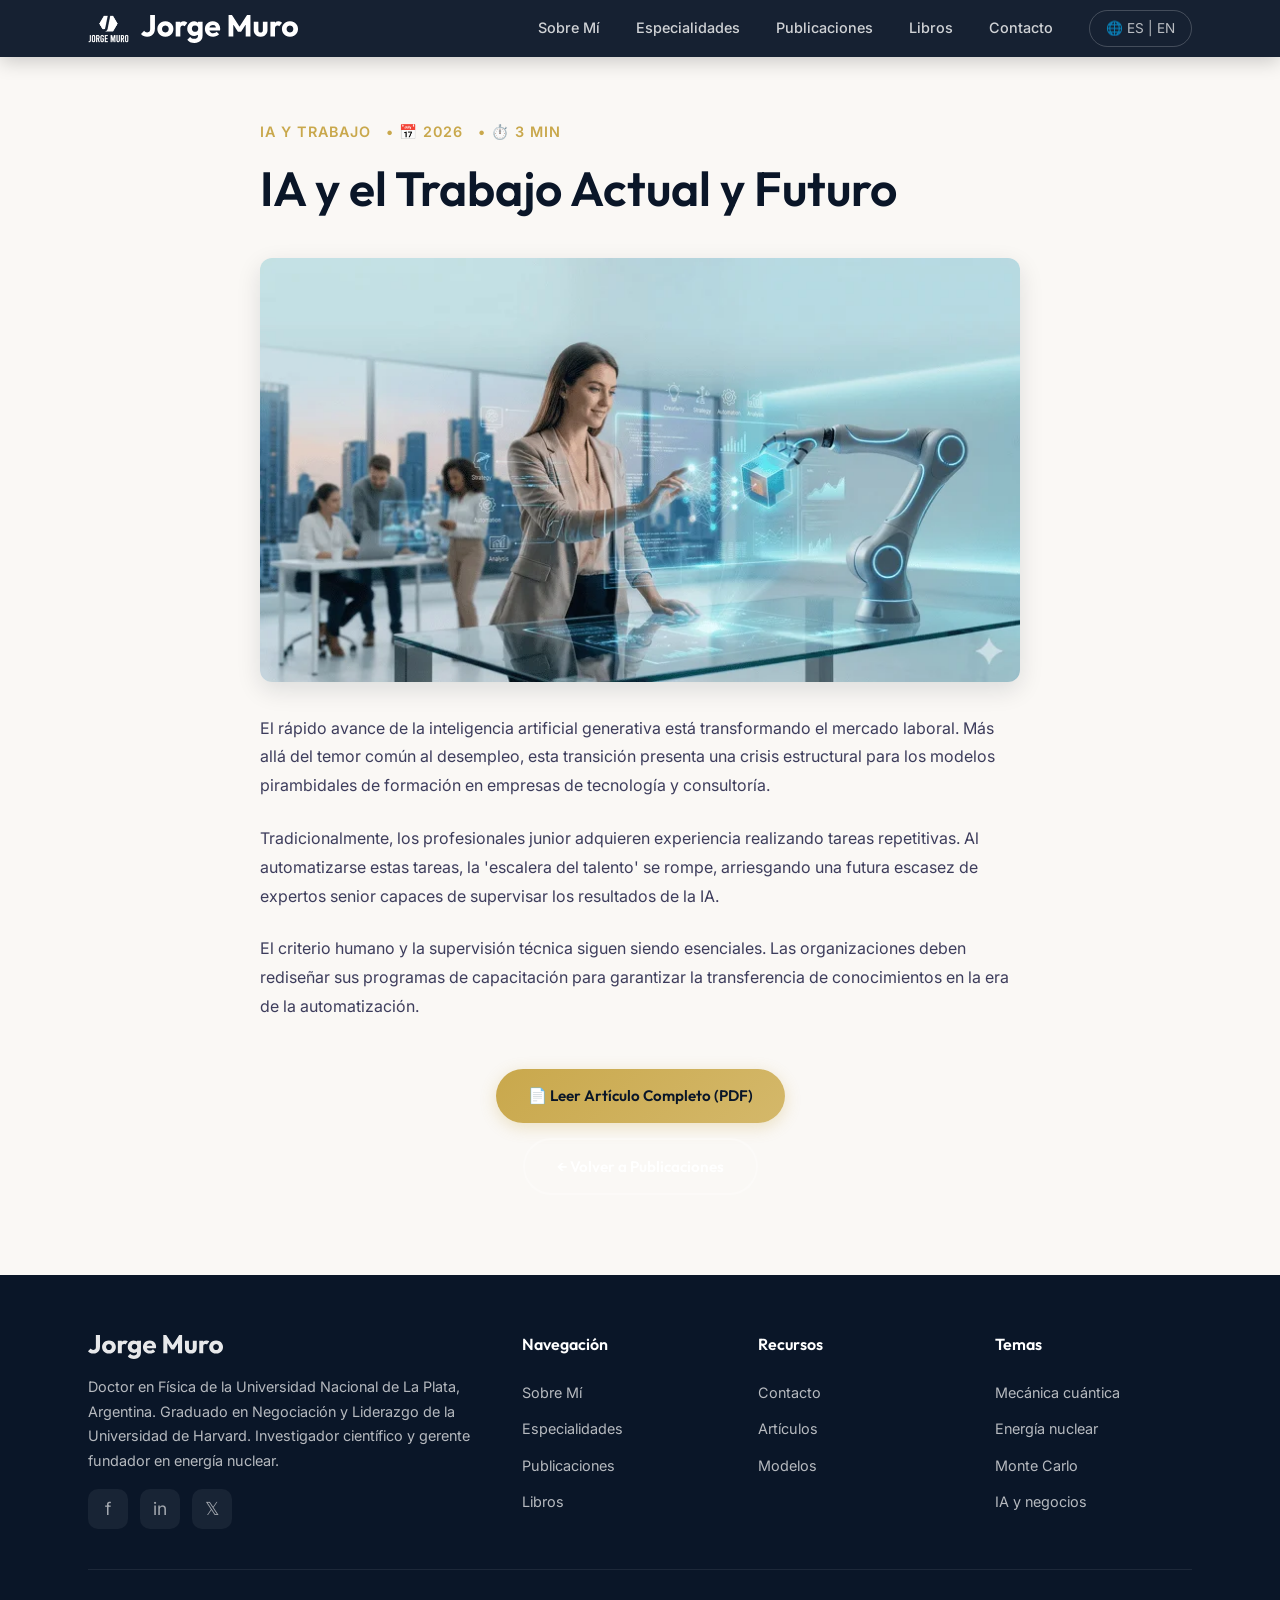
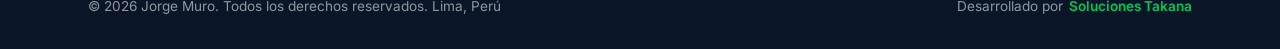
<file: articulos/ia-trabajo.html>
﻿<!DOCTYPE html>
<html lang="es">
<head>
  <!-- Google tag (gtag.js) -->
  <script async src="https://www.googletagmanager.com/gtag/js?id=G-SJXJT6BQH3"></script>
  <script>
    window.dataLayer = window.dataLayer || [];
    function gtag(){dataLayer.push(arguments);}
    gtag('js', new Date());

    gtag('config', 'G-SJXJT6BQH3');
  </script>

  <meta charset="UTF-8">
  <meta name="viewport" content="width=device-width, initial-scale=1.0">
  <title>IA y el Trabajo Actual y Futuro | Dr. Jorge Muro</title>
  <meta name="description" content="Análisis de la transformación radical del mercado laboral por la IA generativa, explorando la crisis estructural y la escalera rota del talento.">
  <link rel="canonical" href="https://www.jorgemuro.net/articulos/ia-trabajo.html">
  <link rel="alternate" hreflang="es" href="https://www.jorgemuro.net/articulos/ia-trabajo.html?lang=es">
  <link rel="alternate" hreflang="en" href="https://www.jorgemuro.net/articulos/ia-trabajo.html?lang=en">
  <!-- Fonts -->
  <link rel="preconnect" href="https://fonts.googleapis.com">
  <link rel="preconnect" href="https://fonts.gstatic.com" crossorigin>
  <link href="https://fonts.googleapis.com/css2?family=Inter:wght@400;500;600&family=Outfit:wght@400;600;700&display=swap" rel="stylesheet" media="print" onload="this.media='all'">
  <style>
/* ============================================
   Jorge Muro - Modern Academic Landing Page
   Design System & Core Styles
   ============================================ */

/* ---- CSS Custom Properties ---- */
:root {
  /* Color Palette - Navy / Gold / Cream */
  --navy-900: #0a1628;
  --navy-800: #0f2140;
  --navy-700: #1a3158;
  --navy-600: #1d3557;
  --navy-500: #264d73;
  --navy-400: #457b9d;
  --navy-300: #6b9dbd;
  
  --gold-500: #c9a84c;
  --gold-400: #d4b86a;
  --gold-300: #e0c988;
  --gold-200: #f0dfa8;
  
  --cream-100: #faf8f5;
  --cream-200: #f5f0e8;
  --cream-300: #ede5d5;
  
  --white: #ffffff;
  --text-dark: #1a1a2e;
  --text-body: #3d3d5c;
  --text-muted: #6b6b8a;
  --text-light: #a3a3c2;
  
  --accent-red: #e63946;
  --accent-teal: #2ec4b6;
  
  /* Typography */
  --font-heading: 'Outfit', sans-serif;
  --font-body: 'Inter', sans-serif;
  
  /* Spacing */
  --section-pad: clamp(4rem, 8vw, 8rem);
  --container-max: 1200px;
  
  /* Transitions */
  --ease-out: cubic-bezier(0.25, 0.46, 0.45, 0.94);
  --ease-spring: cubic-bezier(0.34, 1.56, 0.64, 1);
  
  /* Shadows */
  --shadow-sm: 0 2px 8px rgba(10, 22, 40, 0.08);
  --shadow-md: 0 8px 24px rgba(10, 22, 40, 0.12);
  --shadow-lg: 0 16px 48px rgba(10, 22, 40, 0.16);
  --shadow-xl: 0 24px 64px rgba(10, 22, 40, 0.2);
  --shadow-glow: 0 0 40px rgba(201, 168, 76, 0.15);
  
  /* Border Radius */
  --radius-sm: 8px;
  --radius-md: 12px;
  --radius-lg: 20px;
  --radius-xl: 32px;
}

/* ---- Reset & Base ---- */
*, *::before, *::after {
  margin: 0;
  padding: 0;
  box-sizing: border-box;
}

html {
  scroll-behavior: smooth;
  scroll-padding-top: 80px;
  font-size: 16px;
}

body {
  font-family: var(--font-body);
  color: var(--text-body);
  background: var(--cream-100);
  line-height: 1.7;
  overflow-x: hidden;
  -webkit-font-smoothing: antialiased;
  -moz-osx-font-smoothing: grayscale;
}

img {
  max-width: 100%;
  height: auto;
  display: block;
}

a {
  text-decoration: none;
  color: inherit;
  transition: color 0.3s var(--ease-out);
}

/* Skip to content - Accessibility */
.skip-to-content {
  position: absolute;
  top: -100%;
  left: 16px;
  background: var(--gold-500);
  color: var(--navy-900);
  padding: 12px 24px;
  border-radius: 0 0 var(--radius-sm) var(--radius-sm);
  font-family: var(--font-heading);
  font-weight: 600;
  font-size: 0.9rem;
  z-index: 10000;
  transition: top 0.3s;
}

.skip-to-content:focus {
  top: 0;
}

/* Focus visible for keyboard navigation */
a:focus-visible,
button:focus-visible,
input:focus-visible,
textarea:focus-visible {
  outline: 2px solid var(--gold-500);
  outline-offset: 2px;
}

ul, ol { list-style: none; }

/* ---- Typography ---- */
h1, h2, h3, h4, h5, h6 {
  font-family: var(--font-heading);
  font-weight: 600;
  line-height: 1.2;
  color: var(--text-dark);
}

h1 { font-size: clamp(2.5rem, 5vw, 4rem); }
h2 { font-size: clamp(2rem, 4vw, 3rem); }
h3 { font-size: clamp(1.5rem, 3vw, 2rem); }
h4 { font-size: clamp(1.2rem, 2vw, 1.5rem); }

p {
  font-size: clamp(1rem, 1.1vw, 1.125rem);
  line-height: 1.8;
}

.text-gradient {
  background: linear-gradient(135deg, var(--gold-500), var(--gold-300));
  -webkit-background-clip: text;
  -webkit-text-fill-color: transparent;
  background-clip: text;
}

.section-label {
  font-family: var(--font-heading);
  font-size: 0.85rem;
  font-weight: 600;
  text-transform: uppercase;
  letter-spacing: 3px;
  color: var(--gold-500);
  display: inline-flex;
  align-items: center;
  gap: 12px;
  margin-bottom: 1rem;
}

.section-label::before {
  content: '';
  display: inline-block;
  width: 32px;
  height: 2px;
  background: var(--gold-500);
}

/* ---- Container ---- */
.container {
  max-width: var(--container-max);
  margin: 0 auto;
  padding: 0 clamp(1.5rem, 4vw, 3rem);
}

/* ---- Buttons ---- */
.btn {
  display: inline-flex;
  align-items: center;
  gap: 8px;
  padding: 14px 32px;
  font-family: var(--font-heading);
  font-size: 0.95rem;
  font-weight: 600;
  border-radius: 50px;
  border: none;
  cursor: pointer;
  transition: all 0.4s var(--ease-out);
  position: relative;
  overflow: hidden;
}

.btn::after {
  content: '';
  position: absolute;
  inset: 0;
  background: linear-gradient(135deg, rgba(255,255,255,0.1), transparent);
  opacity: 0;
  transition: opacity 0.4s;
}

.btn:hover::after { opacity: 1; }

.btn-primary {
  background: linear-gradient(135deg, var(--gold-500), var(--gold-400));
  color: var(--navy-900);
  box-shadow: 0 4px 16px rgba(201, 168, 76, 0.3);
}

.btn-primary:hover {
  transform: translateY(-2px);
  box-shadow: 0 8px 24px rgba(201, 168, 76, 0.4);
}

.btn-secondary {
  background: transparent;
  color: var(--white);
  border: 2px solid rgba(255, 255, 255, 0.3);
}

.btn-secondary:hover {
  border-color: var(--gold-400);
  color: var(--gold-400);
  transform: translateY(-2px);
}

.btn-outline {
  background: transparent;
  color: var(--navy-600);
  border: 2px solid var(--navy-600);
}

.btn-outline:hover {
  background: var(--navy-600);
  color: var(--white);
  transform: translateY(-2px);
}

.btn-sm {
  padding: 8px 20px;
  font-size: 0.85rem;
}

/* ---- Navigation ---- */
.navbar {
  position: fixed;
  top: 0;
  left: 0;
  right: 0;
  z-index: 1000;
  padding: 16px 0;
  transition: all 0.4s var(--ease-out);
  background: transparent;
}

.navbar.scrolled {
  background: rgba(10, 22, 40, 0.95);
  backdrop-filter: blur(20px);
  -webkit-backdrop-filter: blur(20px);
  padding: 10px 0;
  box-shadow: 0 4px 20px rgba(0,0,0,0.2);
}

.nav-inner {
  display: flex;
  align-items: center;
  justify-content: space-between;
  max-width: var(--container-max);
  margin: 0 auto;
  padding: 0 clamp(1.5rem, 4vw, 3rem);
}

.nav-logo {
  display: flex;
  align-items: center;
  gap: 12px;
}

.nav-logo-svg {
  height: 28px;
  width: auto;
  filter: brightness(0) invert(1);
  transition: opacity 0.3s;
}

.nav-logo-icon-img {
  height: 32px;
  width: auto;
  filter: brightness(0) invert(1);
  transition: opacity 0.3s;
}

.nav-logo-svg:hover {
  opacity: 0.85;
}

.nav-logo-icon {
  width: 44px;
  height: 44px;
  background: linear-gradient(135deg, var(--gold-500), var(--gold-300));
  border-radius: 12px;
  display: flex;
  align-items: center;
  justify-content: center;
  font-family: var(--font-heading);
  font-weight: 700;
  font-size: 1.2rem;
  color: var(--navy-900);
}

.nav-logo-text {
  font-family: var(--font-heading);
  font-weight: 600;
  font-size: 1.15rem;
  color: var(--white);
  letter-spacing: 0.5px;
}

.nav-links {
  display: flex;
  align-items: center;
  gap: 36px;
}

.nav-links a {
  font-family: var(--font-body);
  font-size: 0.9rem;
  font-weight: 500;
  color: rgba(255, 255, 255, 0.8);
  position: relative;
  padding: 4px 0;
}

.nav-links a::after {
  content: '';
  position: absolute;
  bottom: -2px;
  left: 0;
  width: 0;
  height: 2px;
  background: var(--gold-500);
  transition: width 0.3s var(--ease-out);
}

.nav-links a:hover { color: var(--white); }
.nav-links a:hover::after { width: 100%; }

.nav-lang {
  display: flex;
  align-items: center;
  gap: 8px;
  padding: 6px 16px;
  border-radius: 50px;
  border: 1px solid rgba(255,255,255,0.2);
  font-size: 0.85rem;
  color: rgba(255,255,255,0.7);
  cursor: pointer;
  transition: all 0.3s;
}

.nav-lang:hover {
  border-color: var(--gold-400);
  color: var(--gold-400);
}

.hamburger {
  display: none;
  flex-direction: column;
  gap: 5px;
  cursor: pointer;
  z-index: 1001;
  padding: 4px;
}

.hamburger span {
  width: 28px;
  height: 2px;
  background: var(--white);
  transition: all 0.3s var(--ease-out);
  border-radius: 2px;
}

.hamburger.active span:nth-child(1) {
  transform: rotate(45deg) translate(5px, 5px);
}
.hamburger.active span:nth-child(2) { opacity: 0; }
.hamburger.active span:nth-child(3) {
  transform: rotate(-45deg) translate(5px, -5px);
}

/* ---- Hero Section ---- */
.hero {
  position: relative;
  min-height: 100vh;
  display: flex;
  align-items: center;
  background: var(--navy-900);
  overflow: hidden;
}

.hero-bg {
  position: absolute;
  inset: 0;
  z-index: 1;
}

.hero-bg img {
  width: 100%;
  height: 100%;
  object-fit: cover;
  opacity: 0.3;
}

.hero-bg::after {
  content: '';
  position: absolute;
  inset: 0;
  background: linear-gradient(
    135deg, 
    rgba(10, 22, 40, 0.95) 0%, 
    rgba(10, 22, 40, 0.7) 50%,
    rgba(26, 49, 88, 0.8) 100%
  );
}

/* Animated particles */
.hero-particles {
  position: absolute;
  inset: 0;
  z-index: 2;
  overflow: hidden;
}

.particle {
  position: absolute;
  width: 3px;
  height: 3px;
  background: var(--gold-500);
  border-radius: 50%;
  opacity: 0;
  animation: float-particle 8s infinite;
}

@keyframes float-particle {
  0% { opacity: 0; transform: translateY(100vh) scale(0); }
  10% { opacity: 0.6; }
  90% { opacity: 0.6; }
  100% { opacity: 0; transform: translateY(-100px) scale(1); }
}

.hero-content {
  position: relative;
  z-index: 3;
  display: grid;
  grid-template-columns: 1fr 1fr;
  gap: clamp(2rem, 5vw, 5rem);
  align-items: center;
  padding-top: 100px;
  padding-bottom: 60px;
}

.hero-text {
  animation: fadeSlideUp 1s var(--ease-out) 0.3s both;
}

.hero-subtitle {
  font-family: var(--font-heading);
  font-size: 0.9rem;
  font-weight: 600;
  text-transform: uppercase;
  letter-spacing: 4px;
  color: var(--gold-500);
  margin-bottom: 1.5rem;
  display: flex;
  align-items: center;
  gap: 12px;
}

.hero-subtitle::before {
  content: '';
  width: 40px;
  height: 2px;
  background: var(--gold-500);
}

.hero-title {
  color: var(--white);
  font-size: clamp(2.8rem, 5.5vw, 4.5rem);
  line-height: 1.1;
  margin-bottom: 1.5rem;
  font-weight: 600;
}

.hero-title .highlight {
  background: linear-gradient(135deg, var(--gold-500), var(--gold-300));
  -webkit-background-clip: text;
  -webkit-text-fill-color: transparent;
  background-clip: text;
}

.hero-description {
  color: rgba(255, 255, 255, 0.7);
  font-size: 1.15rem;
  line-height: 1.8;
  margin-bottom: 2rem;
  max-width: 520px;
}

.hero-ctas {
  display: flex;
  gap: 16px;
  flex-wrap: wrap;
}

.hero-stats {
  display: flex;
  gap: 40px;
  margin-top: 3rem;
  padding-top: 2rem;
  border-top: 1px solid rgba(255,255,255,0.1);
}

.hero-stat-number {
  font-family: var(--font-heading);
  font-size: 2.5rem;
  font-weight: 600;
  color: var(--gold-500);
  line-height: 1;
}

.hero-stat-label {
  font-size: 0.85rem;
  color: rgba(255,255,255,0.5);
  margin-top: 4px;
  text-transform: uppercase;
  letter-spacing: 1px;
}

.hero-image {
  position: relative;
  animation: fadeSlideUp 1s var(--ease-out) 0.6s both;
  max-width: 420px;
  margin-left: auto;
}

.hero-image-wrapper {
  position: relative;
  overflow: hidden;
}

.hero-image-wrapper::before {
  display: none;
}

.hero-image-wrapper::after {
  display: none;
}

.hero-image-wrapper img {
  display: block;
  width: 100%;
  height: auto;
  aspect-ratio: 3/4;
  object-fit: cover;
  object-position: center top;
  mix-blend-mode: lighten;
}

.hero-badge {
  position: absolute;
  bottom: -20px;
  right: -20px;
  background: linear-gradient(135deg, var(--gold-500), var(--gold-400));
  color: var(--navy-900);
  padding: 16px 24px;
  border-radius: var(--radius-md);
  box-shadow: var(--shadow-lg);
  text-align: center;
  animation: fadeSlideUp 1s var(--ease-out) 1s both;
}

.hero-badge-icon {
  font-size: 1.5rem;
  margin-bottom: 4px;
}

.hero-badge-text {
  font-family: var(--font-heading);
  font-weight: 600;
  font-size: 0.85rem;
  line-height: 1.3;
}

/* Scroll indicator */
.scroll-indicator {
  position: absolute;
  bottom: 30px;
  left: 50%;
  transform: translateX(-50%);
  z-index: 3;
  display: flex;
  flex-direction: column;
  align-items: center;
  gap: 8px;
  color: rgba(255,255,255,0.4);
  font-size: 0.75rem;
  letter-spacing: 2px;
  text-transform: uppercase;
  animation: bounce 2s infinite;
}

.scroll-indicator .arrow {
  width: 24px;
  height: 24px;
  border-right: 2px solid rgba(255,255,255,0.4);
  border-bottom: 2px solid rgba(255,255,255,0.4);
  transform: rotate(45deg);
}

@keyframes bounce {
  0%, 20%, 50%, 80%, 100% { transform: translateX(-50%) translateY(0); }
  40% { transform: translateX(-50%) translateY(-10px); }
  60% { transform: translateX(-50%) translateY(-5px); }
}

/* ---- About Section ---- */

  </style>
  <link rel="stylesheet" href="../index.css" media="print" onload="this.media='all'">
  <style>
    .article-page {
      padding: 120px 0 80px 0;
      background: var(--cream-100);
      min-height: 80vh;
    }
    .article-container {
      max-width: 800px;
      margin: 0 auto;
      padding: 0 20px;
    }
    .article-header {
      margin-bottom: 2.5rem;
    }
    .article-title {
      font-size: clamp(2rem, 4vw, 3rem);
      color: var(--navy-900);
      line-height: 1.2;
      margin-top: 1rem;
    }
    .article-meta {
      display: flex;
      gap: 15px;
      color: var(--gold-500);
      font-weight: 600;
      font-size: 0.9rem;
      text-transform: uppercase;
      letter-spacing: 1px;
    }
    .article-media {
      margin: 2rem 0;
      border-radius: var(--radius-md);
      overflow: hidden;
      box-shadow: var(--shadow-md);
    }
    .article-media img {
      width: 100%;
      height: auto;
      display: block;
    }
    .article-content {
      font-size: 1.1rem;
      line-height: 1.8;
      color: var(--text-body);
    }
    .article-content p {
      margin-bottom: 1.5rem;
    }
    .back-btn-container {
      margin-top: 3rem;
      text-align: center;
      display: flex;
      flex-direction: column;
      align-items: center;
      gap: 15px;
    }
  </style>
</head>
<body>
  <!-- Skip to content -->
  <a href="#main-content" class="skip-to-content">Saltar al contenido</a>

  <!-- ====== NAVIGATION ====== -->
  <nav class="navbar scrolled" id="navbar" aria-label="Navegación principal">
    <div class="nav-inner">
      <a href="../" class="nav-logo">
        <img src="../images/logo.webp" alt="Logo Dr. Jorge Muro" class="nav-logo-icon-img" width="32" height="32">
        <img src="../images/logo.svg" alt="Jorge Muro" class="nav-logo-svg" width="160" height="28">
      </a>
      
      <div class="nav-links" id="navLinks">
        <a href="../#about">Sobre Mí</a>
        <a href="../#expertise">Especialidades</a>
        <a href="../#publications">Publicaciones</a>
        <a href="../#books">Libros</a>
        <a href="../#contact">Contacto</a>
        <div class="nav-lang" id="langToggle" title="Cambiar a Inglés">
          🌐 ES | EN
        </div>
      </div>
    </div>
  </nav>

  <main class="article-page" id="main-content">
    <article class="article-container">
      <header class="article-header">
        <div class="article-meta">
          <span class="lang-es">IA y Trabajo</span>
          <span class="lang-en">AI & Work</span>
          <span>• 📅 2026</span>
          <span>• ⏱️ 3 min</span>
        </div>
        <h1 class="article-title">
          <span class="lang-es">IA y el Trabajo Actual y Futuro</span>
          <span class="lang-en">AI & the Future of Work</span>
        </h1>
      </header>

      <div class="article-media">
        <img src="../images/ia-trabajo.webp" alt="AI & the Future of Work" width="768" height="428">
      </div>

      <div class="article-content">
        <div class="lang-es">
          <p>El rápido avance de la inteligencia artificial generativa está transformando el mercado laboral. Más allá del temor común al desempleo, esta transición presenta una crisis estructural para los modelos pirambidales de formación en empresas de tecnología y consultoría.</p>
          <p>Tradicionalmente, los profesionales junior adquieren experiencia realizando tareas repetitivas. Al automatizarse estas tareas, la 'escalera del talento' se rompe, arriesgando una futura escasez de expertos senior capaces de supervisar los resultados de la IA.</p>
          <p>El criterio humano y la supervisión técnica siguen siendo esenciales. Las organizaciones deben rediseñar sus programas de capacitación para garantizar la transferencia de conocimientos en la era de la automatización.</p>
        </div>
        <div class="lang-en">
          <p>The rapid advancement of generative artificial intelligence is transforming the global labor market. Beyond the common fear of job displacement, this transition presents a structural crisis for pyramidal training models in technology and consulting firms.</p>
          <p>Traditionally, junior staff gain expertise by performing repetitive, entry-level tasks. However, as AI automates these junior-level tasks, the 'talent ladder' is broken, risking a future shortage of senior experts who possess the critical judgment needed to supervise AI outputs.</p>
          <p>Human oversight, domain expertise, and technical criteria remain essential. Organizations must redesign their training programs to ensure knowledge transfer and intellectual growth in the age of automation.</p>
        </div>
      </div>

      <div class="back-btn-container">
        <a href="/documentos/ia-trabajo.pdf" target="_blank" rel="noopener noreferrer" class="btn btn-primary" style="text-decoration: none;">
          <span class="lang-es">📄 Leer Artículo Completo (PDF)</span>
          <span class="lang-en">📄 Read Full Article (PDF)</span>
        </a>
        <a href="../#publications" class="btn btn-secondary" style="text-decoration: none;">
          <span class="lang-es">← Volver a Publicaciones</span>
          <span class="lang-en">← Back to Publications</span>
        </a>
      </div>
    </article>
  </main>

  <!-- ====== FOOTER ====== -->
  <footer class="footer">
    <div class="container">
      <div class="footer-grid">
        <div class="footer-about">
          <div class="nav-logo">
            <img src="/images/logo.svg" alt="Jorge Muro" class="nav-logo-svg" width="160" height="28">
          </div>
          <p><span class="lang-es">Doctor en Física de la Universidad Nacional de La Plata, Argentina. Graduado en Negociación y Liderazgo de la Universidad de Harvard. Investigador científico y gerente fundador en energía nuclear.</span><span class="lang-en">Doctor in Physics from the National University of La Plata, Argentina. Graduate in Negotiation &amp; Leadership from Harvard University. Scientific researcher and founding manager in nuclear energy.</span></p>
          <div class="footer-social">
            <a href="https://www.facebook.com/DrJorgeMuro/" title="Facebook" aria-label="Facebook" target="_blank"
              rel="noopener noreferrer">f</a>
            <a href="https://www.linkedin.com/in/jorgemuroarbulu/" title="LinkedIn" aria-label="LinkedIn"
              target="_blank" rel="noopener noreferrer">in</a>
            <a href="https://x.com/decisionmaking" title="X (Twitter)" aria-label="X (Twitter)" target="_blank"
              rel="noopener noreferrer">𝕏</a>
          </div>
        </div>

        <div>
          <h4><span class="lang-es">Navegación</span><span class="lang-en">Navigation</span></h4>
          <div class="footer-links">
            <a class="lang-es" href="/?lang=es#about">Sobre Mí</a>
            <a class="lang-en" href="/?lang=en#about">About</a>
            <a class="lang-es" href="/?lang=es#expertise">Especialidades</a>
            <a class="lang-en" href="/?lang=en#expertise">Expertise</a>
            <a class="lang-es" href="/?lang=es#publications">Publicaciones</a>
            <a class="lang-en" href="/?lang=en#publications">Publications</a>
            <a class="lang-es" href="/?lang=es#books">Libros</a>
            <a class="lang-en" href="/?lang=en#books">Books</a>
          </div>
        </div>

        <div>
          <h4><span class="lang-es">Recursos</span><span class="lang-en">Resources</span></h4>
          <div class="footer-links">
            <a class="lang-es" href="/?lang=es#contact">Contacto</a>
            <a class="lang-en" href="/?lang=en#contact">Contact</a>
            <a class="lang-es" href="/?lang=es#publications">Artículos</a>
            <a class="lang-en" href="/?lang=en#publications">Articles</a>
            <a class="lang-es" href="/modelos">Modelos</a>
            <a class="lang-en" href="/models">Models</a>
          </div>
        </div>

        <div>
          <h4><span class="lang-es">Temas</span><span class="lang-en">Topics</span></h4>
          <div class="footer-links">
            <a class="lang-es" href="/?lang=es#expertise">Mecánica cuántica</a>
            <a class="lang-en" href="/?lang=en#expertise">Quantum Mechanics</a>
            <a class="lang-es" href="/?lang=es#expertise">Energía nuclear</a>
            <a class="lang-en" href="/?lang=en#expertise">Nuclear Energy</a>
            <a class="lang-es" href="/?lang=es#expertise">Monte Carlo</a>
            <a class="lang-en" href="/?lang=en#expertise">Monte Carlo</a>
            <a class="lang-es" href="/?lang=es#expertise">IA y negocios</a>
            <a class="lang-en" href="/?lang=en#expertise">AI &amp; Business</a>
          </div>
        </div>
      </div>

      <div class="footer-bottom">
        <p><span class="lang-es">© 2026 Jorge Muro. Todos los derechos reservados. Lima, Perú</span><span class="lang-en">© 2026 Jorge Muro. All rights reserved. Lima, Peru</span></p>
        <div class="footer-credit">
          <span><span class="lang-es">Desarrollado por</span><span class="lang-en">Developed by</span></span>
          <a href="https://solucionestakana.space" target="_blank" rel="noopener noreferrer" class="footer-credit-link brand-green"
            title="Soluciones Takana">Soluciones Takana</a>
        </div>
      </div>
    </div>
  </footer>

  <script>
    document.addEventListener('DOMContentLoaded', () => {
      let currentLang = 'es';
      const langToggle = document.getElementById('langToggle');

      const updateUI = () => {
        langToggle.textContent = currentLang === 'en' ? '🌐 EN | ES' : '🌐 ES | EN';
        langToggle.setAttribute('title', currentLang === 'en' ? 'Cambiar a Español' : 'Change to English');
        document.documentElement.lang = currentLang;
      };

      langToggle.addEventListener('click', () => {
        currentLang = currentLang === 'en' ? 'es' : 'en';
        updateUI();
        const newUrl = `${window.location.protocol}//${window.location.host}${window.location.pathname}?lang=${currentLang}`;
        window.history.pushState({ path: newUrl }, '', newUrl);
      });

      const urlParams = new URLSearchParams(window.location.search);
      const langParam = urlParams.get('lang');
      if (langParam === 'es' || langParam === 'en') {
        currentLang = langParam;
      }
      updateUI();
    });
  </script>
</body>
</html>
</file>
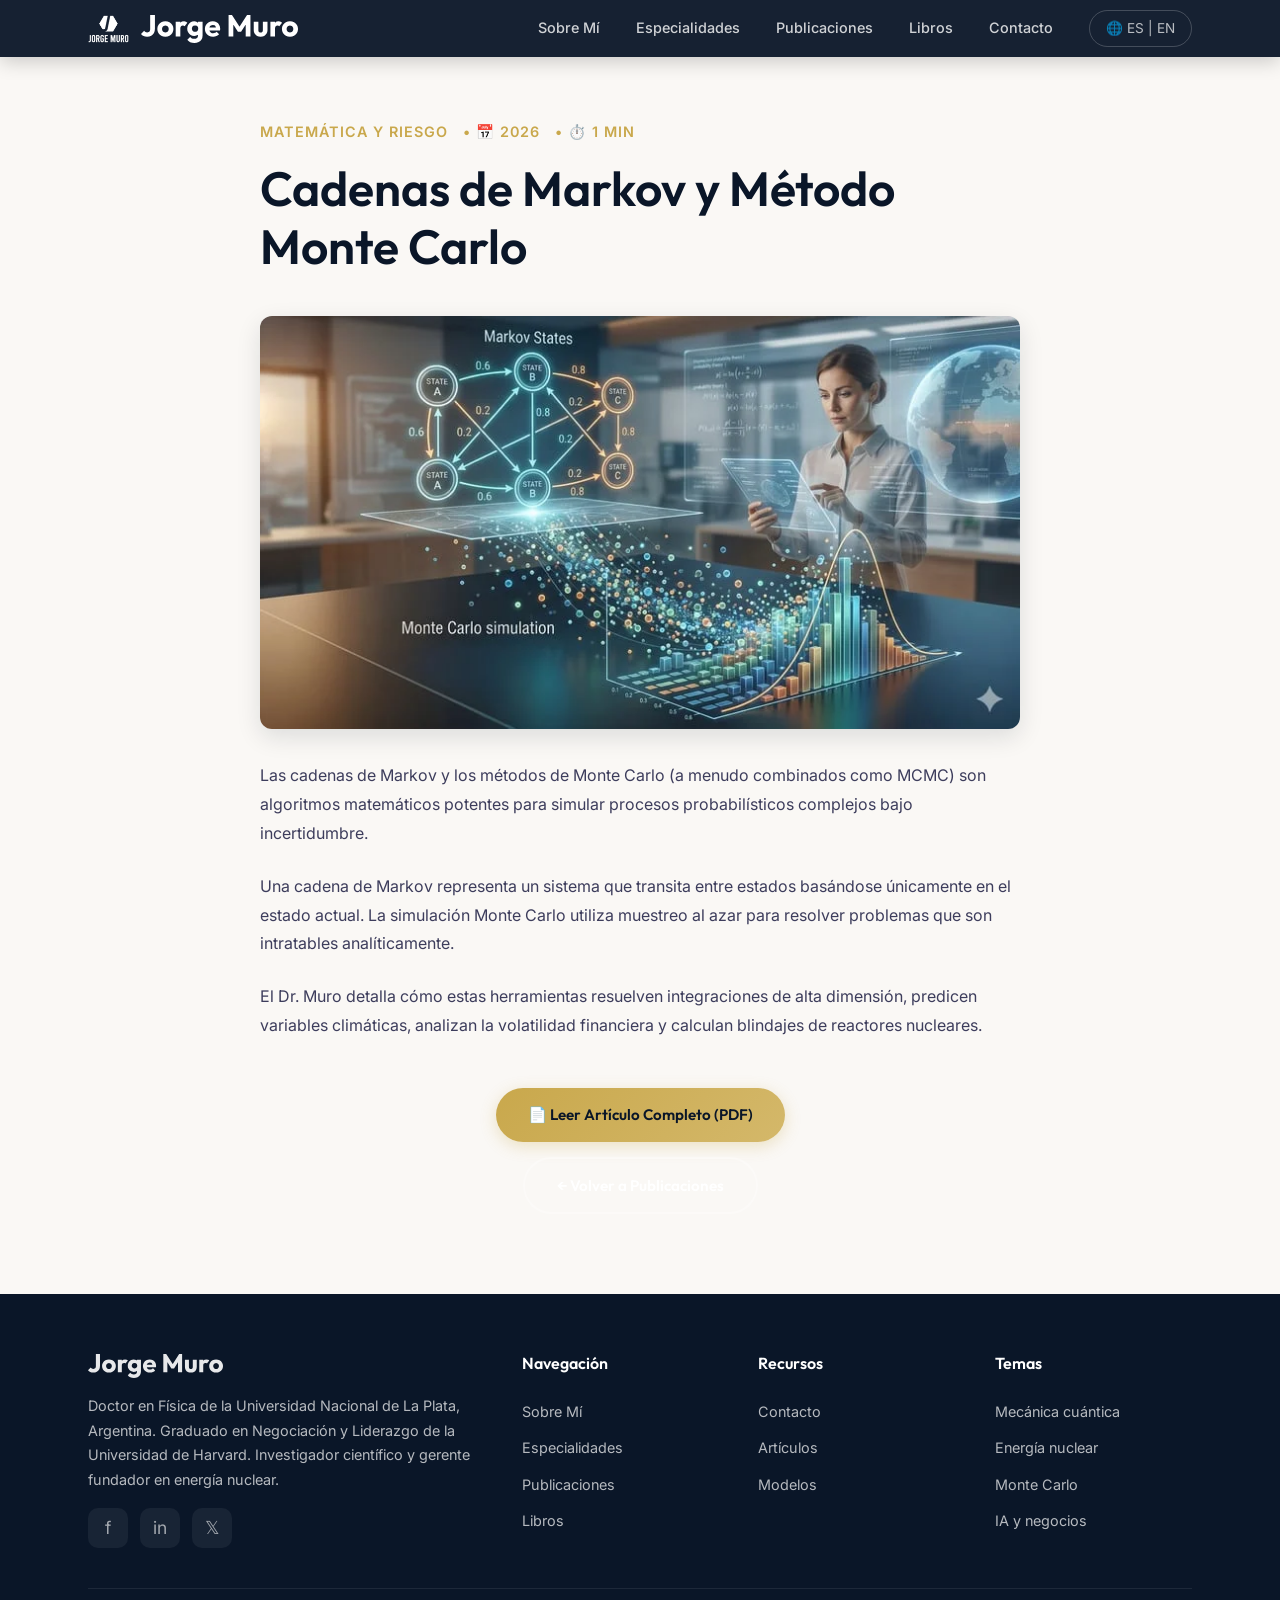
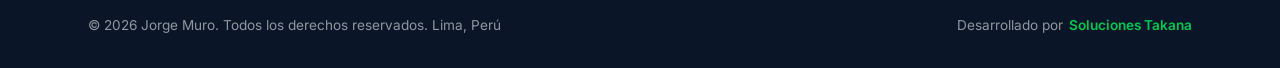
<file: articulos/markov-montecarlo.html>
﻿<!DOCTYPE html>
<html lang="es">
<head>
  <!-- Google tag (gtag.js) -->
  <script async src="https://www.googletagmanager.com/gtag/js?id=G-SJXJT6BQH3"></script>
  <script>
    window.dataLayer = window.dataLayer || [];
    function gtag(){dataLayer.push(arguments);}
    gtag('js', new Date());

    gtag('config', 'G-SJXJT6BQH3');
  </script>

  <meta charset="UTF-8">
  <meta name="viewport" content="width=device-width, initial-scale=1.0">
  <title>Cadenas de Markov y Método Monte Carlo | Dr. Jorge Muro</title>
  <meta name="description" content="Descubre cómo los modelos matemáticos predicen el clima o analizan la bolsa, usando el azar para resolver problemas complejos y tomar decisiones.">
  <link rel="canonical" href="https://www.jorgemuro.net/articulos/markov-montecarlo.html">
  <link rel="alternate" hreflang="es" href="https://www.jorgemuro.net/articulos/markov-montecarlo.html?lang=es">
  <link rel="alternate" hreflang="en" href="https://www.jorgemuro.net/articulos/markov-montecarlo.html?lang=en">
  <!-- Fonts -->
  <link rel="preconnect" href="https://fonts.googleapis.com">
  <link rel="preconnect" href="https://fonts.gstatic.com" crossorigin>
  <link href="https://fonts.googleapis.com/css2?family=Inter:wght@400;500;600&family=Outfit:wght@400;600;700&display=swap" rel="stylesheet" media="print" onload="this.media='all'">
  <style>
/* ============================================
   Jorge Muro - Modern Academic Landing Page
   Design System & Core Styles
   ============================================ */

/* ---- CSS Custom Properties ---- */
:root {
  /* Color Palette - Navy / Gold / Cream */
  --navy-900: #0a1628;
  --navy-800: #0f2140;
  --navy-700: #1a3158;
  --navy-600: #1d3557;
  --navy-500: #264d73;
  --navy-400: #457b9d;
  --navy-300: #6b9dbd;
  
  --gold-500: #c9a84c;
  --gold-400: #d4b86a;
  --gold-300: #e0c988;
  --gold-200: #f0dfa8;
  
  --cream-100: #faf8f5;
  --cream-200: #f5f0e8;
  --cream-300: #ede5d5;
  
  --white: #ffffff;
  --text-dark: #1a1a2e;
  --text-body: #3d3d5c;
  --text-muted: #6b6b8a;
  --text-light: #a3a3c2;
  
  --accent-red: #e63946;
  --accent-teal: #2ec4b6;
  
  /* Typography */
  --font-heading: 'Outfit', sans-serif;
  --font-body: 'Inter', sans-serif;
  
  /* Spacing */
  --section-pad: clamp(4rem, 8vw, 8rem);
  --container-max: 1200px;
  
  /* Transitions */
  --ease-out: cubic-bezier(0.25, 0.46, 0.45, 0.94);
  --ease-spring: cubic-bezier(0.34, 1.56, 0.64, 1);
  
  /* Shadows */
  --shadow-sm: 0 2px 8px rgba(10, 22, 40, 0.08);
  --shadow-md: 0 8px 24px rgba(10, 22, 40, 0.12);
  --shadow-lg: 0 16px 48px rgba(10, 22, 40, 0.16);
  --shadow-xl: 0 24px 64px rgba(10, 22, 40, 0.2);
  --shadow-glow: 0 0 40px rgba(201, 168, 76, 0.15);
  
  /* Border Radius */
  --radius-sm: 8px;
  --radius-md: 12px;
  --radius-lg: 20px;
  --radius-xl: 32px;
}

/* ---- Reset & Base ---- */
*, *::before, *::after {
  margin: 0;
  padding: 0;
  box-sizing: border-box;
}

html {
  scroll-behavior: smooth;
  scroll-padding-top: 80px;
  font-size: 16px;
}

body {
  font-family: var(--font-body);
  color: var(--text-body);
  background: var(--cream-100);
  line-height: 1.7;
  overflow-x: hidden;
  -webkit-font-smoothing: antialiased;
  -moz-osx-font-smoothing: grayscale;
}

img {
  max-width: 100%;
  height: auto;
  display: block;
}

a {
  text-decoration: none;
  color: inherit;
  transition: color 0.3s var(--ease-out);
}

/* Skip to content - Accessibility */
.skip-to-content {
  position: absolute;
  top: -100%;
  left: 16px;
  background: var(--gold-500);
  color: var(--navy-900);
  padding: 12px 24px;
  border-radius: 0 0 var(--radius-sm) var(--radius-sm);
  font-family: var(--font-heading);
  font-weight: 600;
  font-size: 0.9rem;
  z-index: 10000;
  transition: top 0.3s;
}

.skip-to-content:focus {
  top: 0;
}

/* Focus visible for keyboard navigation */
a:focus-visible,
button:focus-visible,
input:focus-visible,
textarea:focus-visible {
  outline: 2px solid var(--gold-500);
  outline-offset: 2px;
}

ul, ol { list-style: none; }

/* ---- Typography ---- */
h1, h2, h3, h4, h5, h6 {
  font-family: var(--font-heading);
  font-weight: 600;
  line-height: 1.2;
  color: var(--text-dark);
}

h1 { font-size: clamp(2.5rem, 5vw, 4rem); }
h2 { font-size: clamp(2rem, 4vw, 3rem); }
h3 { font-size: clamp(1.5rem, 3vw, 2rem); }
h4 { font-size: clamp(1.2rem, 2vw, 1.5rem); }

p {
  font-size: clamp(1rem, 1.1vw, 1.125rem);
  line-height: 1.8;
}

.text-gradient {
  background: linear-gradient(135deg, var(--gold-500), var(--gold-300));
  -webkit-background-clip: text;
  -webkit-text-fill-color: transparent;
  background-clip: text;
}

.section-label {
  font-family: var(--font-heading);
  font-size: 0.85rem;
  font-weight: 600;
  text-transform: uppercase;
  letter-spacing: 3px;
  color: var(--gold-500);
  display: inline-flex;
  align-items: center;
  gap: 12px;
  margin-bottom: 1rem;
}

.section-label::before {
  content: '';
  display: inline-block;
  width: 32px;
  height: 2px;
  background: var(--gold-500);
}

/* ---- Container ---- */
.container {
  max-width: var(--container-max);
  margin: 0 auto;
  padding: 0 clamp(1.5rem, 4vw, 3rem);
}

/* ---- Buttons ---- */
.btn {
  display: inline-flex;
  align-items: center;
  gap: 8px;
  padding: 14px 32px;
  font-family: var(--font-heading);
  font-size: 0.95rem;
  font-weight: 600;
  border-radius: 50px;
  border: none;
  cursor: pointer;
  transition: all 0.4s var(--ease-out);
  position: relative;
  overflow: hidden;
}

.btn::after {
  content: '';
  position: absolute;
  inset: 0;
  background: linear-gradient(135deg, rgba(255,255,255,0.1), transparent);
  opacity: 0;
  transition: opacity 0.4s;
}

.btn:hover::after { opacity: 1; }

.btn-primary {
  background: linear-gradient(135deg, var(--gold-500), var(--gold-400));
  color: var(--navy-900);
  box-shadow: 0 4px 16px rgba(201, 168, 76, 0.3);
}

.btn-primary:hover {
  transform: translateY(-2px);
  box-shadow: 0 8px 24px rgba(201, 168, 76, 0.4);
}

.btn-secondary {
  background: transparent;
  color: var(--white);
  border: 2px solid rgba(255, 255, 255, 0.3);
}

.btn-secondary:hover {
  border-color: var(--gold-400);
  color: var(--gold-400);
  transform: translateY(-2px);
}

.btn-outline {
  background: transparent;
  color: var(--navy-600);
  border: 2px solid var(--navy-600);
}

.btn-outline:hover {
  background: var(--navy-600);
  color: var(--white);
  transform: translateY(-2px);
}

.btn-sm {
  padding: 8px 20px;
  font-size: 0.85rem;
}

/* ---- Navigation ---- */
.navbar {
  position: fixed;
  top: 0;
  left: 0;
  right: 0;
  z-index: 1000;
  padding: 16px 0;
  transition: all 0.4s var(--ease-out);
  background: transparent;
}

.navbar.scrolled {
  background: rgba(10, 22, 40, 0.95);
  backdrop-filter: blur(20px);
  -webkit-backdrop-filter: blur(20px);
  padding: 10px 0;
  box-shadow: 0 4px 20px rgba(0,0,0,0.2);
}

.nav-inner {
  display: flex;
  align-items: center;
  justify-content: space-between;
  max-width: var(--container-max);
  margin: 0 auto;
  padding: 0 clamp(1.5rem, 4vw, 3rem);
}

.nav-logo {
  display: flex;
  align-items: center;
  gap: 12px;
}

.nav-logo-svg {
  height: 28px;
  width: auto;
  filter: brightness(0) invert(1);
  transition: opacity 0.3s;
}

.nav-logo-icon-img {
  height: 32px;
  width: auto;
  filter: brightness(0) invert(1);
  transition: opacity 0.3s;
}

.nav-logo-svg:hover {
  opacity: 0.85;
}

.nav-logo-icon {
  width: 44px;
  height: 44px;
  background: linear-gradient(135deg, var(--gold-500), var(--gold-300));
  border-radius: 12px;
  display: flex;
  align-items: center;
  justify-content: center;
  font-family: var(--font-heading);
  font-weight: 700;
  font-size: 1.2rem;
  color: var(--navy-900);
}

.nav-logo-text {
  font-family: var(--font-heading);
  font-weight: 600;
  font-size: 1.15rem;
  color: var(--white);
  letter-spacing: 0.5px;
}

.nav-links {
  display: flex;
  align-items: center;
  gap: 36px;
}

.nav-links a {
  font-family: var(--font-body);
  font-size: 0.9rem;
  font-weight: 500;
  color: rgba(255, 255, 255, 0.8);
  position: relative;
  padding: 4px 0;
}

.nav-links a::after {
  content: '';
  position: absolute;
  bottom: -2px;
  left: 0;
  width: 0;
  height: 2px;
  background: var(--gold-500);
  transition: width 0.3s var(--ease-out);
}

.nav-links a:hover { color: var(--white); }
.nav-links a:hover::after { width: 100%; }

.nav-lang {
  display: flex;
  align-items: center;
  gap: 8px;
  padding: 6px 16px;
  border-radius: 50px;
  border: 1px solid rgba(255,255,255,0.2);
  font-size: 0.85rem;
  color: rgba(255,255,255,0.7);
  cursor: pointer;
  transition: all 0.3s;
}

.nav-lang:hover {
  border-color: var(--gold-400);
  color: var(--gold-400);
}

.hamburger {
  display: none;
  flex-direction: column;
  gap: 5px;
  cursor: pointer;
  z-index: 1001;
  padding: 4px;
}

.hamburger span {
  width: 28px;
  height: 2px;
  background: var(--white);
  transition: all 0.3s var(--ease-out);
  border-radius: 2px;
}

.hamburger.active span:nth-child(1) {
  transform: rotate(45deg) translate(5px, 5px);
}
.hamburger.active span:nth-child(2) { opacity: 0; }
.hamburger.active span:nth-child(3) {
  transform: rotate(-45deg) translate(5px, -5px);
}

/* ---- Hero Section ---- */
.hero {
  position: relative;
  min-height: 100vh;
  display: flex;
  align-items: center;
  background: var(--navy-900);
  overflow: hidden;
}

.hero-bg {
  position: absolute;
  inset: 0;
  z-index: 1;
}

.hero-bg img {
  width: 100%;
  height: 100%;
  object-fit: cover;
  opacity: 0.3;
}

.hero-bg::after {
  content: '';
  position: absolute;
  inset: 0;
  background: linear-gradient(
    135deg, 
    rgba(10, 22, 40, 0.95) 0%, 
    rgba(10, 22, 40, 0.7) 50%,
    rgba(26, 49, 88, 0.8) 100%
  );
}

/* Animated particles */
.hero-particles {
  position: absolute;
  inset: 0;
  z-index: 2;
  overflow: hidden;
}

.particle {
  position: absolute;
  width: 3px;
  height: 3px;
  background: var(--gold-500);
  border-radius: 50%;
  opacity: 0;
  animation: float-particle 8s infinite;
}

@keyframes float-particle {
  0% { opacity: 0; transform: translateY(100vh) scale(0); }
  10% { opacity: 0.6; }
  90% { opacity: 0.6; }
  100% { opacity: 0; transform: translateY(-100px) scale(1); }
}

.hero-content {
  position: relative;
  z-index: 3;
  display: grid;
  grid-template-columns: 1fr 1fr;
  gap: clamp(2rem, 5vw, 5rem);
  align-items: center;
  padding-top: 100px;
  padding-bottom: 60px;
}

.hero-text {
  animation: fadeSlideUp 1s var(--ease-out) 0.3s both;
}

.hero-subtitle {
  font-family: var(--font-heading);
  font-size: 0.9rem;
  font-weight: 600;
  text-transform: uppercase;
  letter-spacing: 4px;
  color: var(--gold-500);
  margin-bottom: 1.5rem;
  display: flex;
  align-items: center;
  gap: 12px;
}

.hero-subtitle::before {
  content: '';
  width: 40px;
  height: 2px;
  background: var(--gold-500);
}

.hero-title {
  color: var(--white);
  font-size: clamp(2.8rem, 5.5vw, 4.5rem);
  line-height: 1.1;
  margin-bottom: 1.5rem;
  font-weight: 600;
}

.hero-title .highlight {
  background: linear-gradient(135deg, var(--gold-500), var(--gold-300));
  -webkit-background-clip: text;
  -webkit-text-fill-color: transparent;
  background-clip: text;
}

.hero-description {
  color: rgba(255, 255, 255, 0.7);
  font-size: 1.15rem;
  line-height: 1.8;
  margin-bottom: 2rem;
  max-width: 520px;
}

.hero-ctas {
  display: flex;
  gap: 16px;
  flex-wrap: wrap;
}

.hero-stats {
  display: flex;
  gap: 40px;
  margin-top: 3rem;
  padding-top: 2rem;
  border-top: 1px solid rgba(255,255,255,0.1);
}

.hero-stat-number {
  font-family: var(--font-heading);
  font-size: 2.5rem;
  font-weight: 600;
  color: var(--gold-500);
  line-height: 1;
}

.hero-stat-label {
  font-size: 0.85rem;
  color: rgba(255,255,255,0.5);
  margin-top: 4px;
  text-transform: uppercase;
  letter-spacing: 1px;
}

.hero-image {
  position: relative;
  animation: fadeSlideUp 1s var(--ease-out) 0.6s both;
  max-width: 420px;
  margin-left: auto;
}

.hero-image-wrapper {
  position: relative;
  overflow: hidden;
}

.hero-image-wrapper::before {
  display: none;
}

.hero-image-wrapper::after {
  display: none;
}

.hero-image-wrapper img {
  display: block;
  width: 100%;
  height: auto;
  aspect-ratio: 3/4;
  object-fit: cover;
  object-position: center top;
  mix-blend-mode: lighten;
}

.hero-badge {
  position: absolute;
  bottom: -20px;
  right: -20px;
  background: linear-gradient(135deg, var(--gold-500), var(--gold-400));
  color: var(--navy-900);
  padding: 16px 24px;
  border-radius: var(--radius-md);
  box-shadow: var(--shadow-lg);
  text-align: center;
  animation: fadeSlideUp 1s var(--ease-out) 1s both;
}

.hero-badge-icon {
  font-size: 1.5rem;
  margin-bottom: 4px;
}

.hero-badge-text {
  font-family: var(--font-heading);
  font-weight: 600;
  font-size: 0.85rem;
  line-height: 1.3;
}

/* Scroll indicator */
.scroll-indicator {
  position: absolute;
  bottom: 30px;
  left: 50%;
  transform: translateX(-50%);
  z-index: 3;
  display: flex;
  flex-direction: column;
  align-items: center;
  gap: 8px;
  color: rgba(255,255,255,0.4);
  font-size: 0.75rem;
  letter-spacing: 2px;
  text-transform: uppercase;
  animation: bounce 2s infinite;
}

.scroll-indicator .arrow {
  width: 24px;
  height: 24px;
  border-right: 2px solid rgba(255,255,255,0.4);
  border-bottom: 2px solid rgba(255,255,255,0.4);
  transform: rotate(45deg);
}

@keyframes bounce {
  0%, 20%, 50%, 80%, 100% { transform: translateX(-50%) translateY(0); }
  40% { transform: translateX(-50%) translateY(-10px); }
  60% { transform: translateX(-50%) translateY(-5px); }
}

/* ---- About Section ---- */

  </style>
  <link rel="stylesheet" href="../index.css" media="print" onload="this.media='all'">
  <style>
    .article-page {
      padding: 120px 0 80px 0;
      background: var(--cream-100);
      min-height: 80vh;
    }
    .article-container {
      max-width: 800px;
      margin: 0 auto;
      padding: 0 20px;
    }
    .article-header {
      margin-bottom: 2.5rem;
    }
    .article-title {
      font-size: clamp(2rem, 4vw, 3rem);
      color: var(--navy-900);
      line-height: 1.2;
      margin-top: 1rem;
    }
    .article-meta {
      display: flex;
      gap: 15px;
      color: var(--gold-500);
      font-weight: 600;
      font-size: 0.9rem;
      text-transform: uppercase;
      letter-spacing: 1px;
    }
    .article-media {
      margin: 2rem 0;
      border-radius: var(--radius-md);
      overflow: hidden;
      box-shadow: var(--shadow-md);
    }
    .article-media img {
      width: 100%;
      height: auto;
      display: block;
    }
    .article-content {
      font-size: 1.1rem;
      line-height: 1.8;
      color: var(--text-body);
    }
    .article-content p {
      margin-bottom: 1.5rem;
    }
    .back-btn-container {
      margin-top: 3rem;
      text-align: center;
      display: flex;
      flex-direction: column;
      align-items: center;
      gap: 15px;
    }
  </style>
</head>
<body>
  <!-- Skip to content -->
  <a href="#main-content" class="skip-to-content">Saltar al contenido</a>

  <!-- ====== NAVIGATION ====== -->
  <nav class="navbar scrolled" id="navbar" aria-label="Navegación principal">
    <div class="nav-inner">
      <a href="../" class="nav-logo">
        <img src="../images/logo.webp" alt="Logo Dr. Jorge Muro" class="nav-logo-icon-img" width="32" height="32">
        <img src="../images/logo.svg" alt="Jorge Muro" class="nav-logo-svg" width="160" height="28">
      </a>
      
      <div class="nav-links" id="navLinks">
        <a href="../#about">Sobre Mí</a>
        <a href="../#expertise">Especialidades</a>
        <a href="../#publications">Publicaciones</a>
        <a href="../#books">Libros</a>
        <a href="../#contact">Contacto</a>
        <div class="nav-lang" id="langToggle" title="Cambiar a Inglés">
          🌐 ES | EN
        </div>
      </div>
    </div>
  </nav>

  <main class="article-page" id="main-content">
    <article class="article-container">
      <header class="article-header">
        <div class="article-meta">
          <span class="lang-es">Matemática y Riesgo</span>
          <span class="lang-en">Math & Risk</span>
          <span>• 📅 2026</span>
          <span>• ⏱️ 1 min</span>
        </div>
        <h1 class="article-title">
          <span class="lang-es">Cadenas de Markov y Método Monte Carlo</span>
          <span class="lang-en">Markov Chains & Monte Carlo Method</span>
        </h1>
      </header>

      <div class="article-media">
        <img src="../images/markov-montecarlo.webp" alt="Markov Chains & Monte Carlo Method" width="768" height="418">
      </div>

      <div class="article-content">
        <div class="lang-es">
          <p>Las cadenas de Markov y los métodos de Monte Carlo (a menudo combinados como MCMC) son algoritmos matemáticos potentes para simular procesos probabilísticos complejos bajo incertidumbre.</p>
          <p>Una cadena de Markov representa un sistema que transita entre estados basándose únicamente en el estado actual. La simulación Monte Carlo utiliza muestreo al azar para resolver problemas que son intratables analíticamente.</p>
          <p>El Dr. Muro detalla cómo estas herramientas resuelven integraciones de alta dimensión, predicen variables climáticas, analizan la volatilidad financiera y calculan blindajes de reactores nucleares.</p>
        </div>
        <div class="lang-en">
          <p>Markov Chains and Monte Carlo methods (often combined as MCMC) are powerful mathematical algorithms used to simulate complex probabilistic processes under uncertainty.</p>
          <p>A Markov Chain represents a system that transitions between states based solely on the current state, ignoring past history. Monte Carlo simulation uses random sampling to calculate deterministic outcomes that are mathematically intractable.</p>
          <p>Dr. Muro details how these tools solve high-dimensional integrations, predict climate variables, analyze financial volatility, and calculate nuclear reactor shielding properties.</p>
        </div>
      </div>

      <div class="back-btn-container">
        <a href="/documentos/markov-montecarlo.pdf" target="_blank" rel="noopener noreferrer" class="btn btn-primary" style="text-decoration: none;">
          <span class="lang-es">📄 Leer Artículo Completo (PDF)</span>
          <span class="lang-en">📄 Read Full Article (PDF)</span>
        </a>
        <a href="../#publications" class="btn btn-secondary" style="text-decoration: none;">
          <span class="lang-es">← Volver a Publicaciones</span>
          <span class="lang-en">← Back to Publications</span>
        </a>
      </div>
    </article>
  </main>

  <!-- ====== FOOTER ====== -->
  <footer class="footer">
    <div class="container">
      <div class="footer-grid">
        <div class="footer-about">
          <div class="nav-logo">
            <img src="/images/logo.svg" alt="Jorge Muro" class="nav-logo-svg" width="160" height="28">
          </div>
          <p><span class="lang-es">Doctor en Física de la Universidad Nacional de La Plata, Argentina. Graduado en Negociación y Liderazgo de la Universidad de Harvard. Investigador científico y gerente fundador en energía nuclear.</span><span class="lang-en">Doctor in Physics from the National University of La Plata, Argentina. Graduate in Negotiation &amp; Leadership from Harvard University. Scientific researcher and founding manager in nuclear energy.</span></p>
          <div class="footer-social">
            <a href="https://www.facebook.com/DrJorgeMuro/" title="Facebook" aria-label="Facebook" target="_blank"
              rel="noopener noreferrer">f</a>
            <a href="https://www.linkedin.com/in/jorgemuroarbulu/" title="LinkedIn" aria-label="LinkedIn"
              target="_blank" rel="noopener noreferrer">in</a>
            <a href="https://x.com/decisionmaking" title="X (Twitter)" aria-label="X (Twitter)" target="_blank"
              rel="noopener noreferrer">𝕏</a>
          </div>
        </div>

        <div>
          <h4><span class="lang-es">Navegación</span><span class="lang-en">Navigation</span></h4>
          <div class="footer-links">
            <a class="lang-es" href="/?lang=es#about">Sobre Mí</a>
            <a class="lang-en" href="/?lang=en#about">About</a>
            <a class="lang-es" href="/?lang=es#expertise">Especialidades</a>
            <a class="lang-en" href="/?lang=en#expertise">Expertise</a>
            <a class="lang-es" href="/?lang=es#publications">Publicaciones</a>
            <a class="lang-en" href="/?lang=en#publications">Publications</a>
            <a class="lang-es" href="/?lang=es#books">Libros</a>
            <a class="lang-en" href="/?lang=en#books">Books</a>
          </div>
        </div>

        <div>
          <h4><span class="lang-es">Recursos</span><span class="lang-en">Resources</span></h4>
          <div class="footer-links">
            <a class="lang-es" href="/?lang=es#contact">Contacto</a>
            <a class="lang-en" href="/?lang=en#contact">Contact</a>
            <a class="lang-es" href="/?lang=es#publications">Artículos</a>
            <a class="lang-en" href="/?lang=en#publications">Articles</a>
            <a class="lang-es" href="/modelos">Modelos</a>
            <a class="lang-en" href="/models">Models</a>
          </div>
        </div>

        <div>
          <h4><span class="lang-es">Temas</span><span class="lang-en">Topics</span></h4>
          <div class="footer-links">
            <a class="lang-es" href="/?lang=es#expertise">Mecánica cuántica</a>
            <a class="lang-en" href="/?lang=en#expertise">Quantum Mechanics</a>
            <a class="lang-es" href="/?lang=es#expertise">Energía nuclear</a>
            <a class="lang-en" href="/?lang=en#expertise">Nuclear Energy</a>
            <a class="lang-es" href="/?lang=es#expertise">Monte Carlo</a>
            <a class="lang-en" href="/?lang=en#expertise">Monte Carlo</a>
            <a class="lang-es" href="/?lang=es#expertise">IA y negocios</a>
            <a class="lang-en" href="/?lang=en#expertise">AI &amp; Business</a>
          </div>
        </div>
      </div>

      <div class="footer-bottom">
        <p><span class="lang-es">© 2026 Jorge Muro. Todos los derechos reservados. Lima, Perú</span><span class="lang-en">© 2026 Jorge Muro. All rights reserved. Lima, Peru</span></p>
        <div class="footer-credit">
          <span><span class="lang-es">Desarrollado por</span><span class="lang-en">Developed by</span></span>
          <a href="https://solucionestakana.space" target="_blank" rel="noopener noreferrer" class="footer-credit-link brand-green"
            title="Soluciones Takana">Soluciones Takana</a>
        </div>
      </div>
    </div>
  </footer>

  <script>
    document.addEventListener('DOMContentLoaded', () => {
      let currentLang = 'es';
      const langToggle = document.getElementById('langToggle');

      const updateUI = () => {
        langToggle.textContent = currentLang === 'en' ? '🌐 EN | ES' : '🌐 ES | EN';
        langToggle.setAttribute('title', currentLang === 'en' ? 'Cambiar a Español' : 'Change to English');
        document.documentElement.lang = currentLang;
      };

      langToggle.addEventListener('click', () => {
        currentLang = currentLang === 'en' ? 'es' : 'en';
        updateUI();
        const newUrl = `${window.location.protocol}//${window.location.host}${window.location.pathname}?lang=${currentLang}`;
        window.history.pushState({ path: newUrl }, '', newUrl);
      });

      const urlParams = new URLSearchParams(window.location.search);
      const langParam = urlParams.get('lang');
      if (langParam === 'es' || langParam === 'en') {
        currentLang = langParam;
      }
      updateUI();
    });
  </script>
</body>
</html>
</file>
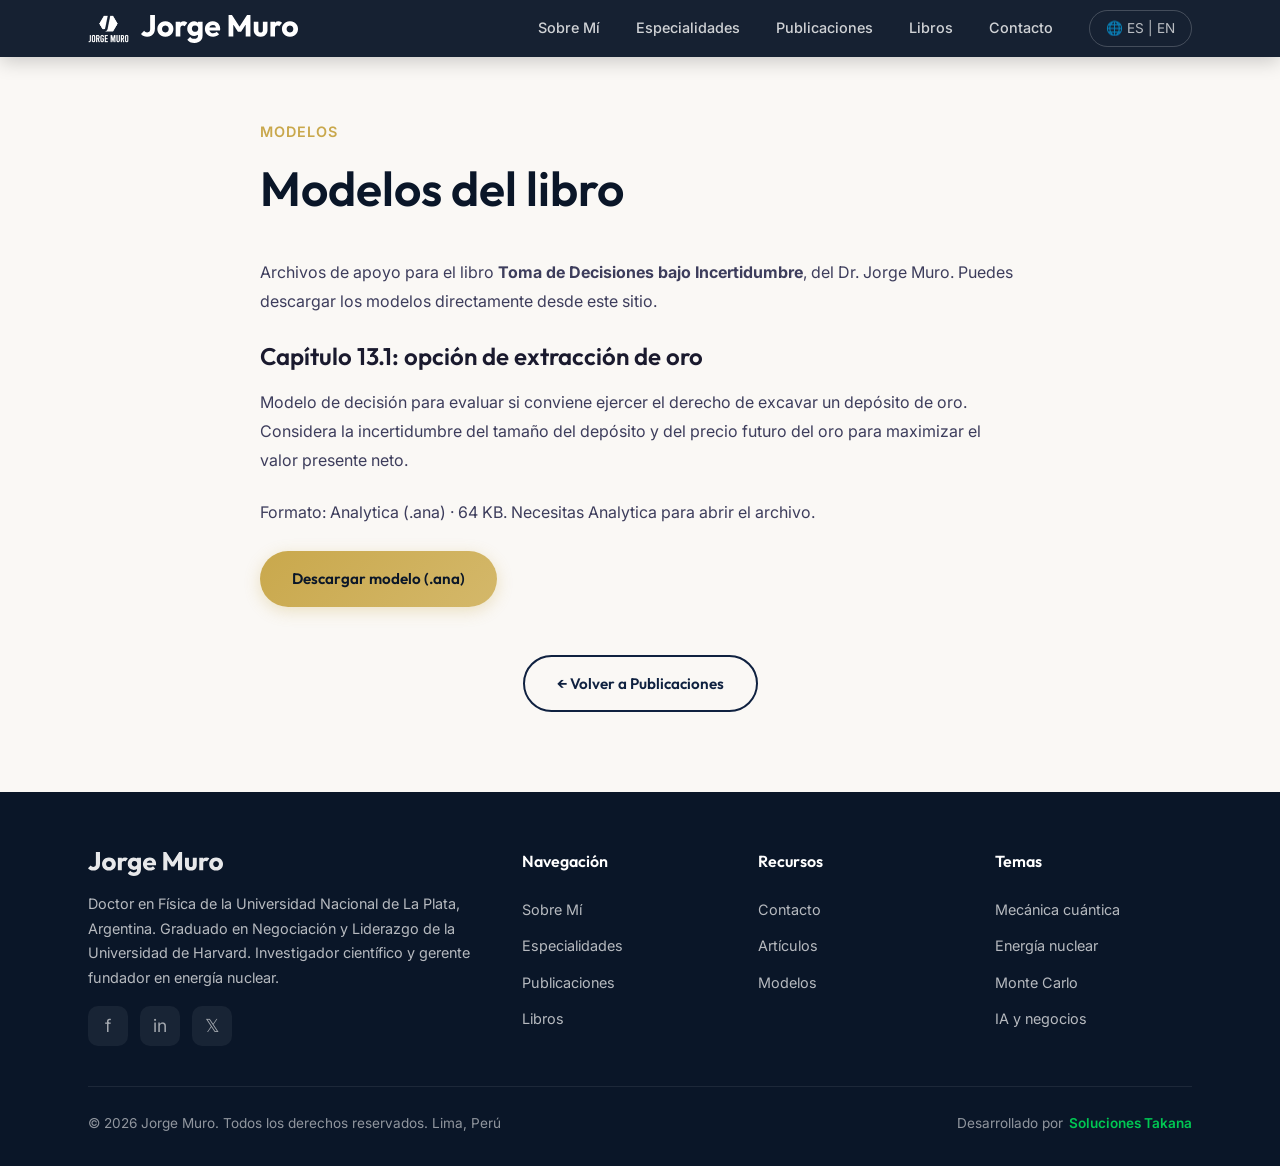
<file: articulos/models.html>
﻿<!DOCTYPE html>
<html lang="es">
<head>
  <!-- Google tag (gtag.js) -->
  <script async src="https://www.googletagmanager.com/gtag/js?id=G-SJXJT6BQH3"></script>
  <script>
    window.dataLayer = window.dataLayer || [];
    function gtag(){dataLayer.push(arguments);}
    gtag('js', new Date());

    gtag('config', 'G-SJXJT6BQH3');
  </script>

  <meta charset="UTF-8">
  <meta name="viewport" content="width=device-width, initial-scale=1.0">
  <title>Modelos del libro | Dr. Jorge Muro</title>
  <meta name="description" content="Descarga los modelos de Analytica del libro Toma de Decisiones bajo Incertidumbre del Dr. Jorge Muro.">
  <link rel="canonical" href="https://www.jorgemuro.net/modelos-del-libro/">
  <link rel="alternate" hreflang="es" href="https://www.jorgemuro.net/modelos-del-libro/?lang=es">
  <link rel="alternate" hreflang="en" href="https://www.jorgemuro.net/modelos-del-libro/?lang=en">
  <!-- Fonts -->
  <link rel="preconnect" href="https://fonts.googleapis.com">
  <link rel="preconnect" href="https://fonts.gstatic.com" crossorigin>
  <link href="https://fonts.googleapis.com/css2?family=Inter:wght@400;500;600&family=Outfit:wght@400;600;700&display=swap" rel="stylesheet" media="print" onload="this.media='all'">
  <style>
/* ============================================
   Jorge Muro - Modern Academic Landing Page
   Design System & Core Styles
   ============================================ */

/* ---- CSS Custom Properties ---- */
:root {
  /* Color Palette - Navy / Gold / Cream */
  --navy-900: #0a1628;
  --navy-800: #0f2140;
  --navy-700: #1a3158;
  --navy-600: #1d3557;
  --navy-500: #264d73;
  --navy-400: #457b9d;
  --navy-300: #6b9dbd;
  
  --gold-500: #c9a84c;
  --gold-400: #d4b86a;
  --gold-300: #e0c988;
  --gold-200: #f0dfa8;
  
  --cream-100: #faf8f5;
  --cream-200: #f5f0e8;
  --cream-300: #ede5d5;
  
  --white: #ffffff;
  --text-dark: #1a1a2e;
  --text-body: #3d3d5c;
  --text-muted: #6b6b8a;
  --text-light: #a3a3c2;
  
  --accent-red: #e63946;
  --accent-teal: #2ec4b6;
  
  /* Typography */
  --font-heading: 'Outfit', sans-serif;
  --font-body: 'Inter', sans-serif;
  
  /* Spacing */
  --section-pad: clamp(4rem, 8vw, 8rem);
  --container-max: 1200px;
  
  /* Transitions */
  --ease-out: cubic-bezier(0.25, 0.46, 0.45, 0.94);
  --ease-spring: cubic-bezier(0.34, 1.56, 0.64, 1);
  
  /* Shadows */
  --shadow-sm: 0 2px 8px rgba(10, 22, 40, 0.08);
  --shadow-md: 0 8px 24px rgba(10, 22, 40, 0.12);
  --shadow-lg: 0 16px 48px rgba(10, 22, 40, 0.16);
  --shadow-xl: 0 24px 64px rgba(10, 22, 40, 0.2);
  --shadow-glow: 0 0 40px rgba(201, 168, 76, 0.15);
  
  /* Border Radius */
  --radius-sm: 8px;
  --radius-md: 12px;
  --radius-lg: 20px;
  --radius-xl: 32px;
}

/* ---- Reset & Base ---- */
*, *::before, *::after {
  margin: 0;
  padding: 0;
  box-sizing: border-box;
}

html {
  scroll-behavior: smooth;
  scroll-padding-top: 80px;
  font-size: 16px;
}

body {
  font-family: var(--font-body);
  color: var(--text-body);
  background: var(--cream-100);
  line-height: 1.7;
  overflow-x: hidden;
  -webkit-font-smoothing: antialiased;
  -moz-osx-font-smoothing: grayscale;
}

img {
  max-width: 100%;
  height: auto;
  display: block;
}

a {
  text-decoration: none;
  color: inherit;
  transition: color 0.3s var(--ease-out);
}

/* Skip to content - Accessibility */
.skip-to-content {
  position: absolute;
  top: -100%;
  left: 16px;
  background: var(--gold-500);
  color: var(--navy-900);
  padding: 12px 24px;
  border-radius: 0 0 var(--radius-sm) var(--radius-sm);
  font-family: var(--font-heading);
  font-weight: 600;
  font-size: 0.9rem;
  z-index: 10000;
  transition: top 0.3s;
}

.skip-to-content:focus {
  top: 0;
}

/* Focus visible for keyboard navigation */
a:focus-visible,
button:focus-visible,
input:focus-visible,
textarea:focus-visible {
  outline: 2px solid var(--gold-500);
  outline-offset: 2px;
}

ul, ol { list-style: none; }

/* ---- Typography ---- */
h1, h2, h3, h4, h5, h6 {
  font-family: var(--font-heading);
  font-weight: 600;
  line-height: 1.2;
  color: var(--text-dark);
}

h1 { font-size: clamp(2.5rem, 5vw, 4rem); }
h2 { font-size: clamp(2rem, 4vw, 3rem); }
h3 { font-size: clamp(1.5rem, 3vw, 2rem); }
h4 { font-size: clamp(1.2rem, 2vw, 1.5rem); }

p {
  font-size: clamp(1rem, 1.1vw, 1.125rem);
  line-height: 1.8;
}

.text-gradient {
  background: linear-gradient(135deg, var(--gold-500), var(--gold-300));
  -webkit-background-clip: text;
  -webkit-text-fill-color: transparent;
  background-clip: text;
}

.section-label {
  font-family: var(--font-heading);
  font-size: 0.85rem;
  font-weight: 600;
  text-transform: uppercase;
  letter-spacing: 3px;
  color: var(--gold-500);
  display: inline-flex;
  align-items: center;
  gap: 12px;
  margin-bottom: 1rem;
}

.section-label::before {
  content: '';
  display: inline-block;
  width: 32px;
  height: 2px;
  background: var(--gold-500);
}

/* ---- Container ---- */
.container {
  max-width: var(--container-max);
  margin: 0 auto;
  padding: 0 clamp(1.5rem, 4vw, 3rem);
}

/* ---- Buttons ---- */
.btn {
  display: inline-flex;
  align-items: center;
  gap: 8px;
  padding: 14px 32px;
  font-family: var(--font-heading);
  font-size: 0.95rem;
  font-weight: 600;
  border-radius: 50px;
  border: none;
  cursor: pointer;
  transition: all 0.4s var(--ease-out);
  position: relative;
  overflow: hidden;
}

.btn::after {
  content: '';
  position: absolute;
  inset: 0;
  background: linear-gradient(135deg, rgba(255,255,255,0.1), transparent);
  opacity: 0;
  transition: opacity 0.4s;
}

.btn:hover::after { opacity: 1; }

.btn-primary {
  background: linear-gradient(135deg, var(--gold-500), var(--gold-400));
  color: var(--navy-900);
  box-shadow: 0 4px 16px rgba(201, 168, 76, 0.3);
}

.btn-primary:hover {
  transform: translateY(-2px);
  box-shadow: 0 8px 24px rgba(201, 168, 76, 0.4);
}

.btn-secondary {
  background: transparent;
  color: var(--white);
  border: 2px solid rgba(255, 255, 255, 0.3);
}

.btn-secondary:hover {
  border-color: var(--gold-400);
  color: var(--gold-400);
  transform: translateY(-2px);
}

.btn-outline {
  background: transparent;
  color: var(--navy-600);
  border: 2px solid var(--navy-600);
}

.btn-outline:hover {
  background: var(--navy-600);
  color: var(--white);
  transform: translateY(-2px);
}

.btn-sm {
  padding: 8px 20px;
  font-size: 0.85rem;
}

/* ---- Navigation ---- */
.navbar {
  position: fixed;
  top: 0;
  left: 0;
  right: 0;
  z-index: 1000;
  padding: 16px 0;
  transition: all 0.4s var(--ease-out);
  background: transparent;
}

.navbar.scrolled {
  background: rgba(10, 22, 40, 0.95);
  backdrop-filter: blur(20px);
  -webkit-backdrop-filter: blur(20px);
  padding: 10px 0;
  box-shadow: 0 4px 20px rgba(0,0,0,0.2);
}

.nav-inner {
  display: flex;
  align-items: center;
  justify-content: space-between;
  max-width: var(--container-max);
  margin: 0 auto;
  padding: 0 clamp(1.5rem, 4vw, 3rem);
}

.nav-logo {
  display: flex;
  align-items: center;
  gap: 12px;
}

.nav-logo-svg {
  height: 28px;
  width: auto;
  filter: brightness(0) invert(1);
  transition: opacity 0.3s;
}

.nav-logo-icon-img {
  height: 32px;
  width: auto;
  filter: brightness(0) invert(1);
  transition: opacity 0.3s;
}

.nav-logo-svg:hover {
  opacity: 0.85;
}

.nav-logo-icon {
  width: 44px;
  height: 44px;
  background: linear-gradient(135deg, var(--gold-500), var(--gold-300));
  border-radius: 12px;
  display: flex;
  align-items: center;
  justify-content: center;
  font-family: var(--font-heading);
  font-weight: 700;
  font-size: 1.2rem;
  color: var(--navy-900);
}

.nav-logo-text {
  font-family: var(--font-heading);
  font-weight: 600;
  font-size: 1.15rem;
  color: var(--white);
  letter-spacing: 0.5px;
}

.nav-links {
  display: flex;
  align-items: center;
  gap: 36px;
}

.nav-links a {
  font-family: var(--font-body);
  font-size: 0.9rem;
  font-weight: 500;
  color: rgba(255, 255, 255, 0.8);
  position: relative;
  padding: 4px 0;
}

.nav-links a::after {
  content: '';
  position: absolute;
  bottom: -2px;
  left: 0;
  width: 0;
  height: 2px;
  background: var(--gold-500);
  transition: width 0.3s var(--ease-out);
}

.nav-links a:hover { color: var(--white); }
.nav-links a:hover::after { width: 100%; }

.nav-lang {
  display: flex;
  align-items: center;
  gap: 8px;
  padding: 6px 16px;
  border-radius: 50px;
  border: 1px solid rgba(255,255,255,0.2);
  font-size: 0.85rem;
  color: rgba(255,255,255,0.7);
  cursor: pointer;
  transition: all 0.3s;
}

.nav-lang:hover {
  border-color: var(--gold-400);
  color: var(--gold-400);
}

.hamburger {
  display: none;
  flex-direction: column;
  gap: 5px;
  cursor: pointer;
  z-index: 1001;
  padding: 4px;
}

.hamburger span {
  width: 28px;
  height: 2px;
  background: var(--white);
  transition: all 0.3s var(--ease-out);
  border-radius: 2px;
}

.hamburger.active span:nth-child(1) {
  transform: rotate(45deg) translate(5px, 5px);
}
.hamburger.active span:nth-child(2) { opacity: 0; }
.hamburger.active span:nth-child(3) {
  transform: rotate(-45deg) translate(5px, -5px);
}

/* ---- Hero Section ---- */
.hero {
  position: relative;
  min-height: 100vh;
  display: flex;
  align-items: center;
  background: var(--navy-900);
  overflow: hidden;
}

.hero-bg {
  position: absolute;
  inset: 0;
  z-index: 1;
}

.hero-bg img {
  width: 100%;
  height: 100%;
  object-fit: cover;
  opacity: 0.3;
}

.hero-bg::after {
  content: '';
  position: absolute;
  inset: 0;
  background: linear-gradient(
    135deg, 
    rgba(10, 22, 40, 0.95) 0%, 
    rgba(10, 22, 40, 0.7) 50%,
    rgba(26, 49, 88, 0.8) 100%
  );
}

/* Animated particles */
.hero-particles {
  position: absolute;
  inset: 0;
  z-index: 2;
  overflow: hidden;
}

.particle {
  position: absolute;
  width: 3px;
  height: 3px;
  background: var(--gold-500);
  border-radius: 50%;
  opacity: 0;
  animation: float-particle 8s infinite;
}

@keyframes float-particle {
  0% { opacity: 0; transform: translateY(100vh) scale(0); }
  10% { opacity: 0.6; }
  90% { opacity: 0.6; }
  100% { opacity: 0; transform: translateY(-100px) scale(1); }
}

.hero-content {
  position: relative;
  z-index: 3;
  display: grid;
  grid-template-columns: 1fr 1fr;
  gap: clamp(2rem, 5vw, 5rem);
  align-items: center;
  padding-top: 100px;
  padding-bottom: 60px;
}

.hero-text {
  animation: fadeSlideUp 1s var(--ease-out) 0.3s both;
}

.hero-subtitle {
  font-family: var(--font-heading);
  font-size: 0.9rem;
  font-weight: 600;
  text-transform: uppercase;
  letter-spacing: 4px;
  color: var(--gold-500);
  margin-bottom: 1.5rem;
  display: flex;
  align-items: center;
  gap: 12px;
}

.hero-subtitle::before {
  content: '';
  width: 40px;
  height: 2px;
  background: var(--gold-500);
}

.hero-title {
  color: var(--white);
  font-size: clamp(2.8rem, 5.5vw, 4.5rem);
  line-height: 1.1;
  margin-bottom: 1.5rem;
  font-weight: 600;
}

.hero-title .highlight {
  background: linear-gradient(135deg, var(--gold-500), var(--gold-300));
  -webkit-background-clip: text;
  -webkit-text-fill-color: transparent;
  background-clip: text;
}

.hero-description {
  color: rgba(255, 255, 255, 0.7);
  font-size: 1.15rem;
  line-height: 1.8;
  margin-bottom: 2rem;
  max-width: 520px;
}

.hero-ctas {
  display: flex;
  gap: 16px;
  flex-wrap: wrap;
}

.hero-stats {
  display: flex;
  gap: 40px;
  margin-top: 3rem;
  padding-top: 2rem;
  border-top: 1px solid rgba(255,255,255,0.1);
}

.hero-stat-number {
  font-family: var(--font-heading);
  font-size: 2.5rem;
  font-weight: 600;
  color: var(--gold-500);
  line-height: 1;
}

.hero-stat-label {
  font-size: 0.85rem;
  color: rgba(255,255,255,0.5);
  margin-top: 4px;
  text-transform: uppercase;
  letter-spacing: 1px;
}

.hero-image {
  position: relative;
  animation: fadeSlideUp 1s var(--ease-out) 0.6s both;
  max-width: 420px;
  margin-left: auto;
}

.hero-image-wrapper {
  position: relative;
  overflow: hidden;
}

.hero-image-wrapper::before {
  display: none;
}

.hero-image-wrapper::after {
  display: none;
}

.hero-image-wrapper img {
  display: block;
  width: 100%;
  height: auto;
  aspect-ratio: 3/4;
  object-fit: cover;
  object-position: center top;
  mix-blend-mode: lighten;
}

.hero-badge {
  position: absolute;
  bottom: -20px;
  right: -20px;
  background: linear-gradient(135deg, var(--gold-500), var(--gold-400));
  color: var(--navy-900);
  padding: 16px 24px;
  border-radius: var(--radius-md);
  box-shadow: var(--shadow-lg);
  text-align: center;
  animation: fadeSlideUp 1s var(--ease-out) 1s both;
}

.hero-badge-icon {
  font-size: 1.5rem;
  margin-bottom: 4px;
}

.hero-badge-text {
  font-family: var(--font-heading);
  font-weight: 600;
  font-size: 0.85rem;
  line-height: 1.3;
}

/* Scroll indicator */
.scroll-indicator {
  position: absolute;
  bottom: 30px;
  left: 50%;
  transform: translateX(-50%);
  z-index: 3;
  display: flex;
  flex-direction: column;
  align-items: center;
  gap: 8px;
  color: rgba(255,255,255,0.4);
  font-size: 0.75rem;
  letter-spacing: 2px;
  text-transform: uppercase;
  animation: bounce 2s infinite;
}

.scroll-indicator .arrow {
  width: 24px;
  height: 24px;
  border-right: 2px solid rgba(255,255,255,0.4);
  border-bottom: 2px solid rgba(255,255,255,0.4);
  transform: rotate(45deg);
}

@keyframes bounce {
  0%, 20%, 50%, 80%, 100% { transform: translateX(-50%) translateY(0); }
  40% { transform: translateX(-50%) translateY(-10px); }
  60% { transform: translateX(-50%) translateY(-5px); }
}

/* ---- About Section ---- */

  </style>
  <link rel="stylesheet" href="../index.css" media="print" onload="this.media='all'">
  <style>
    .article-page {
      padding: 120px 0 80px 0;
      background: var(--cream-100);
      min-height: 80vh;
    }
    .article-container {
      max-width: 800px;
      margin: 0 auto;
      padding: 0 20px;
    }
    .article-header {
      margin-bottom: 2.5rem;
    }
    .article-title {
      font-size: clamp(2rem, 4vw, 3rem);
      color: var(--navy-900);
      line-height: 1.2;
      margin-top: 1rem;
    }
    .article-meta {
      display: flex;
      gap: 15px;
      color: var(--gold-500);
      font-weight: 600;
      font-size: 0.9rem;
      text-transform: uppercase;
      letter-spacing: 1px;
    }
    .article-media {
      margin: 2rem 0;
      border-radius: var(--radius-md);
      overflow: hidden;
      box-shadow: var(--shadow-md);
    }
    .article-media img {
      width: 100%;
      height: auto;
      display: block;
    }
    .article-content {
      font-size: 1.1rem;
      line-height: 1.8;
      color: var(--text-body);
    }
    .article-content p {
      margin-bottom: 1.5rem;
    }
    .article-content h2 {
      font-size: 1.5rem;
      line-height: 1.35;
      margin-bottom: 1rem;
    }
    .back-btn-container .btn-secondary {
      color: var(--navy-800);
      border-color: var(--navy-800);
    }
    .back-btn-container {
      margin-top: 3rem;
      text-align: center;
      display: flex;
      flex-direction: column;
      align-items: center;
      gap: 15px;
    }
  </style>
</head>
<body>
  <!-- Skip to content -->
  <a href="#main-content" class="skip-to-content">Saltar al contenido</a>

  <!-- ====== NAVIGATION ====== -->
  <nav class="navbar scrolled" id="navbar" aria-label="Navegación principal">
    <div class="nav-inner">
      <a href="../" class="nav-logo">
        <img src="../images/logo.webp" alt="Logo Dr. Jorge Muro" class="nav-logo-icon-img" width="32" height="32">
        <img src="../images/logo.svg" alt="Jorge Muro" class="nav-logo-svg" width="160" height="28">
      </a>
      
      <div class="nav-links" id="navLinks">
        <a href="../#about">Sobre Mí</a>
        <a href="../#expertise">Especialidades</a>
        <a href="../#publications">Publicaciones</a>
        <a href="../#books">Libros</a>
        <a href="../#contact">Contacto</a>
        <div class="nav-lang" id="langToggle" title="Cambiar a Inglés">
          🌐 ES | EN
        </div>
      </div>
    </div>
  </nav>

  <main class="article-page" id="main-content">
    <article class="article-container">
      <header class="article-header">
        <div class="article-meta">
          <span class="lang-es">Modelos</span>
          <span class="lang-en">Models</span>
        </div>
        <h1 class="article-title">
          <span class="lang-es">Modelos del libro</span>
          <span class="lang-en">Book models</span>
        </h1>
      </header>

      <div class="article-content">
        <p class="lang-es">Archivos de apoyo para el libro <strong>Toma de Decisiones bajo Incertidumbre</strong>, del Dr. Jorge Muro. Puedes descargar los modelos directamente desde este sitio.</p>
        <p class="lang-en">Supporting files for Dr. Jorge Muro's book <strong>Toma de Decisiones bajo Incertidumbre</strong> (Decision Making under Uncertainty). Download the models directly from this website.</p>

        <section aria-labelledby="model-title">
          <h2 id="model-title">
            <span class="lang-es">Capítulo 13.1: opción de extracción de oro</span>
            <span class="lang-en">Chapter 13.1: Gold extraction option</span>
          </h2>
          <p class="lang-es">Modelo de decisión para evaluar si conviene ejercer el derecho de excavar un depósito de oro. Considera la incertidumbre del tamaño del depósito y del precio futuro del oro para maximizar el valor presente neto.</p>
          <p class="lang-en">A decision model for evaluating whether to exercise the right to excavate a gold deposit. It considers uncertainty in the deposit size and future gold price to maximize net present value.</p>
          <p id="model-format">
            <span class="lang-es">Formato: Analytica (.ana) · 64 KB. Necesitas Analytica para abrir el archivo.</span>
            <span class="lang-en">Format: Analytica (.ana) · 64 KB. You need Analytica to open this file.</span>
          </p>
          <p>
            <a href="/modelos-del-libro/archivos/opcion-extraccion-oro.ana" download="Capitulo-13-1-opcion-extraccion-oro.ana" class="btn btn-primary" aria-describedby="model-format" style="text-decoration: none;">
              <span class="lang-es">Descargar modelo (.ana)</span>
              <span class="lang-en">Download model (.ana)</span>
            </a>
          </p>
        </section>
      </div>

      <div class="back-btn-container">
        <a href="../#publications" class="btn btn-secondary" style="text-decoration: none;">
          <span class="lang-es">← Volver a Publicaciones</span>
          <span class="lang-en">← Back to Publications</span>
        </a>
      </div>
    </article>
  </main>

  <!-- ====== FOOTER ====== -->
  <footer class="footer">
    <div class="container">
      <div class="footer-grid">
        <div class="footer-about">
          <div class="nav-logo">
            <img src="/images/logo.svg" alt="Jorge Muro" class="nav-logo-svg" width="160" height="28">
          </div>
          <p><span class="lang-es">Doctor en Física de la Universidad Nacional de La Plata, Argentina. Graduado en Negociación y Liderazgo de la Universidad de Harvard. Investigador científico y gerente fundador en energía nuclear.</span><span class="lang-en">Doctor in Physics from the National University of La Plata, Argentina. Graduate in Negotiation &amp; Leadership from Harvard University. Scientific researcher and founding manager in nuclear energy.</span></p>
          <div class="footer-social">
            <a href="https://www.facebook.com/DrJorgeMuro/" title="Facebook" aria-label="Facebook" target="_blank"
              rel="noopener noreferrer">f</a>
            <a href="https://www.linkedin.com/in/jorgemuroarbulu/" title="LinkedIn" aria-label="LinkedIn"
              target="_blank" rel="noopener noreferrer">in</a>
            <a href="https://x.com/decisionmaking" title="X (Twitter)" aria-label="X (Twitter)" target="_blank"
              rel="noopener noreferrer">𝕏</a>
          </div>
        </div>

        <div>
          <h4><span class="lang-es">Navegación</span><span class="lang-en">Navigation</span></h4>
          <div class="footer-links">
            <a class="lang-es" href="/?lang=es#about">Sobre Mí</a>
            <a class="lang-en" href="/?lang=en#about">About</a>
            <a class="lang-es" href="/?lang=es#expertise">Especialidades</a>
            <a class="lang-en" href="/?lang=en#expertise">Expertise</a>
            <a class="lang-es" href="/?lang=es#publications">Publicaciones</a>
            <a class="lang-en" href="/?lang=en#publications">Publications</a>
            <a class="lang-es" href="/?lang=es#books">Libros</a>
            <a class="lang-en" href="/?lang=en#books">Books</a>
          </div>
        </div>

        <div>
          <h4><span class="lang-es">Recursos</span><span class="lang-en">Resources</span></h4>
          <div class="footer-links">
            <a class="lang-es" href="/?lang=es#contact">Contacto</a>
            <a class="lang-en" href="/?lang=en#contact">Contact</a>
            <a class="lang-es" href="/?lang=es#publications">Artículos</a>
            <a class="lang-en" href="/?lang=en#publications">Articles</a>
            <a class="lang-es" href="/modelos">Modelos</a>
            <a class="lang-en" href="/models">Models</a>
          </div>
        </div>

        <div>
          <h4><span class="lang-es">Temas</span><span class="lang-en">Topics</span></h4>
          <div class="footer-links">
            <a class="lang-es" href="/?lang=es#expertise">Mecánica cuántica</a>
            <a class="lang-en" href="/?lang=en#expertise">Quantum Mechanics</a>
            <a class="lang-es" href="/?lang=es#expertise">Energía nuclear</a>
            <a class="lang-en" href="/?lang=en#expertise">Nuclear Energy</a>
            <a class="lang-es" href="/?lang=es#expertise">Monte Carlo</a>
            <a class="lang-en" href="/?lang=en#expertise">Monte Carlo</a>
            <a class="lang-es" href="/?lang=es#expertise">IA y negocios</a>
            <a class="lang-en" href="/?lang=en#expertise">AI &amp; Business</a>
          </div>
        </div>
      </div>

      <div class="footer-bottom">
        <p><span class="lang-es">© 2026 Jorge Muro. Todos los derechos reservados. Lima, Perú</span><span class="lang-en">© 2026 Jorge Muro. All rights reserved. Lima, Peru</span></p>
        <div class="footer-credit">
          <span><span class="lang-es">Desarrollado por</span><span class="lang-en">Developed by</span></span>
          <a href="https://solucionestakana.space" target="_blank" rel="noopener noreferrer" class="footer-credit-link brand-green"
            title="Soluciones Takana">Soluciones Takana</a>
        </div>
      </div>
    </div>
  </footer>

  <script>
    document.addEventListener('DOMContentLoaded', () => {
      let currentLang = 'es';
      const langToggle = document.getElementById('langToggle');

      const updateUI = () => {
        langToggle.textContent = currentLang === 'en' ? '🌐 EN | ES' : '🌐 ES | EN';
        langToggle.setAttribute('title', currentLang === 'en' ? 'Cambiar a Español' : 'Change to English');
        document.documentElement.lang = currentLang;
      };

      langToggle.addEventListener('click', () => {
        currentLang = currentLang === 'en' ? 'es' : 'en';
        updateUI();
        const newUrl = `${window.location.protocol}//${window.location.host}${window.location.pathname}?lang=${currentLang}`;
        window.history.pushState({ path: newUrl }, '', newUrl);
      });

      const urlParams = new URLSearchParams(window.location.search);
      const langParam = urlParams.get('lang');
      if (langParam === 'es' || langParam === 'en') {
        currentLang = langParam;
      }
      updateUI();
    });
  </script>
</body>
</html>
</file>
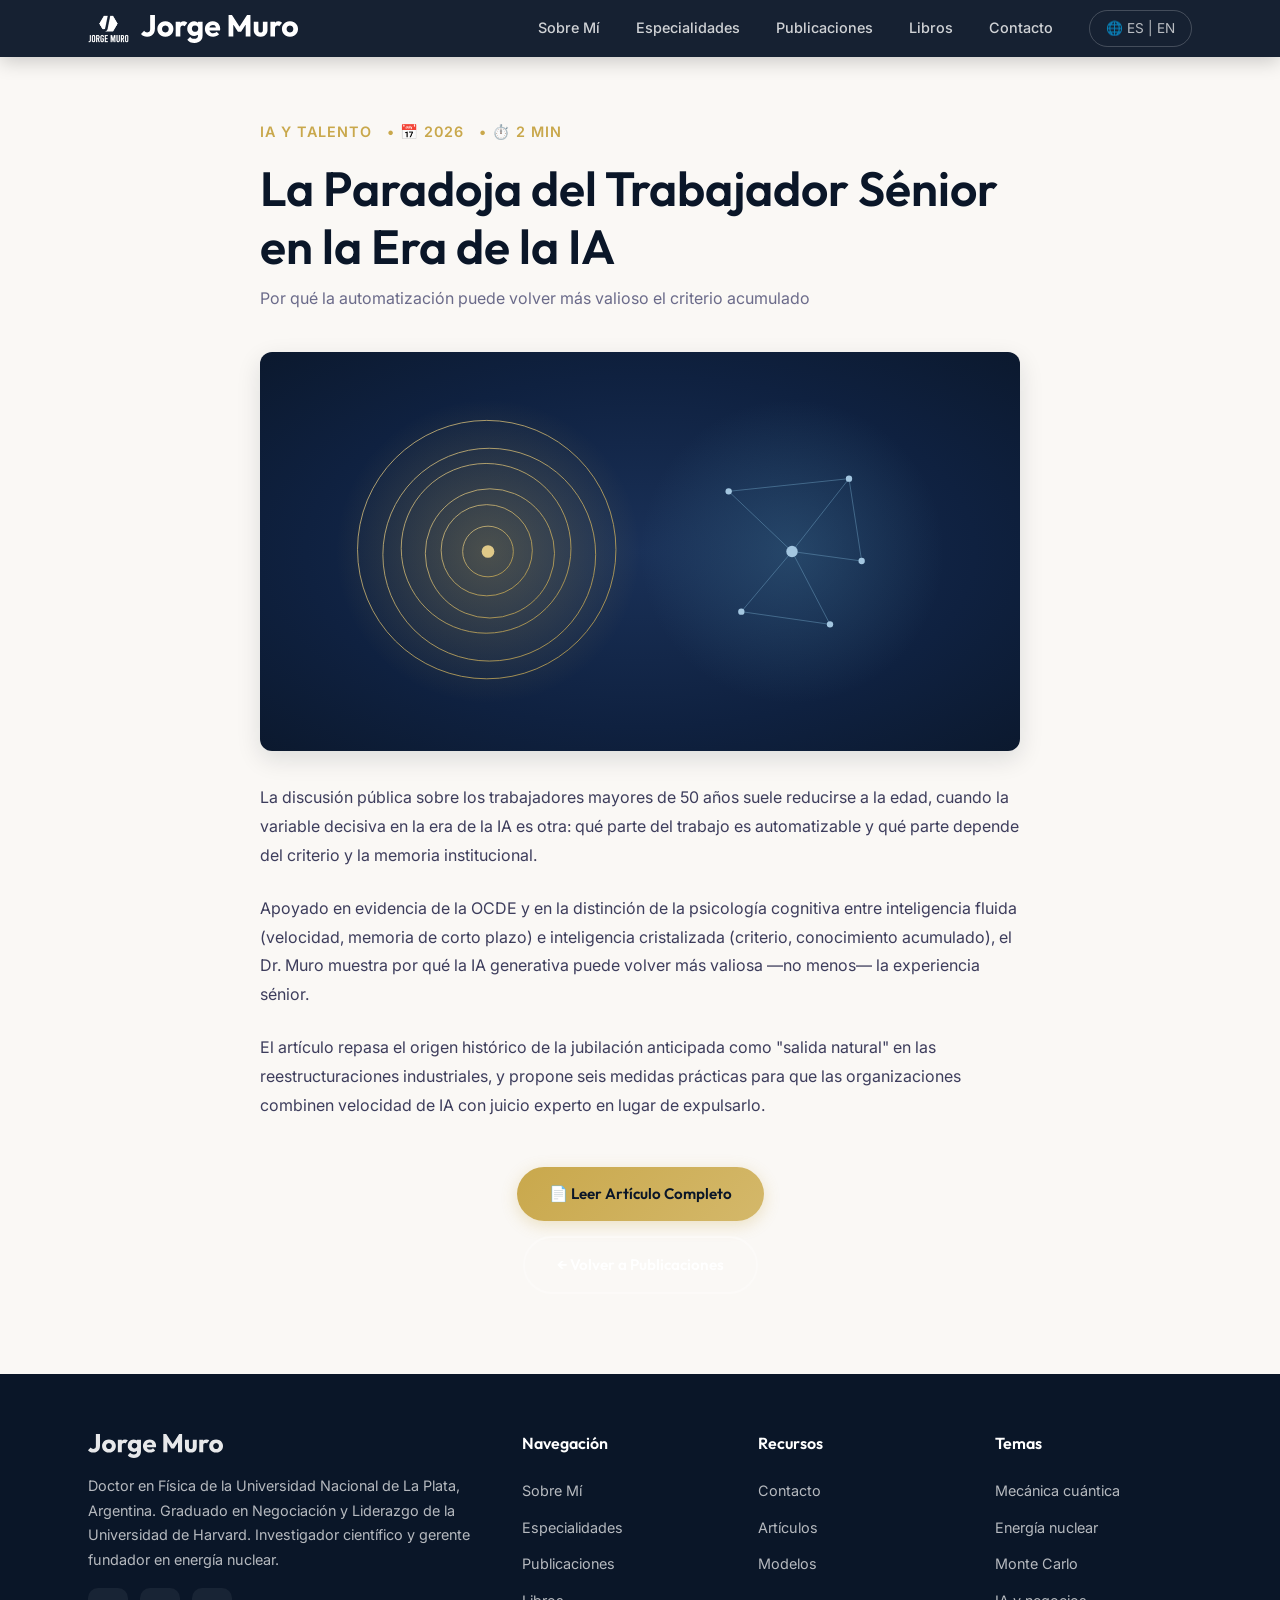
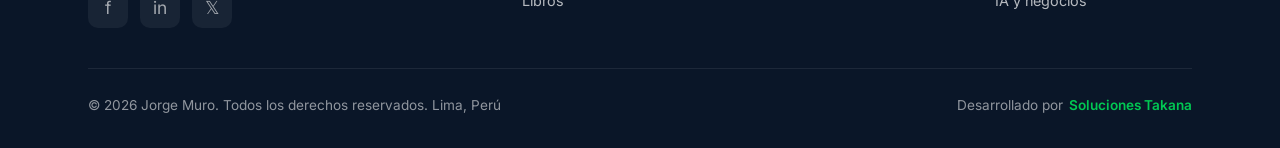
<file: articulos/paradoja-trabajador-senior.html>
<!DOCTYPE html>
<html lang="es">
<head>
  <!-- Google tag (gtag.js) -->
  <script async src="https://www.googletagmanager.com/gtag/js?id=G-SJXJT6BQH3"></script>
  <script>
    window.dataLayer = window.dataLayer || [];
    function gtag(){dataLayer.push(arguments);}
    gtag('js', new Date());

    gtag('config', 'G-SJXJT6BQH3');
  </script>

  <meta charset="UTF-8">
  <meta name="viewport" content="width=device-width, initial-scale=1.0">
  <title>La Paradoja del Trabajador Sénior en la Era de la IA | Dr. Jorge Muro</title>
  <meta name="description" content="La IA acelera tareas de procesamiento, pero en decisiones complejas el valor está en el criterio y la memoria institucional del trabajador sénior. El Dr. Muro analiza evidencia OCDE y psicología cognitiva.">
  <link rel="canonical" href="https://www.jorgemuro.net/articulos/paradoja-trabajador-senior.html">
  <link rel="alternate" hreflang="es" href="https://www.jorgemuro.net/articulos/paradoja-trabajador-senior.html?lang=es">
  <link rel="alternate" hreflang="en" href="https://www.jorgemuro.net/articulos/paradoja-trabajador-senior.html?lang=en">
  <!-- Fonts -->
  <link rel="preconnect" href="https://fonts.googleapis.com">
  <link rel="preconnect" href="https://fonts.gstatic.com" crossorigin>
  <link href="https://fonts.googleapis.com/css2?family=Inter:wght@400;500;600&family=Outfit:wght@400;600;700&display=swap" rel="stylesheet" media="print" onload="this.media='all'">
  <style>
/* ============================================
   Jorge Muro - Modern Academic Landing Page
   Design System & Core Styles
   ============================================ */

/* ---- CSS Custom Properties ---- */
:root {
  /* Color Palette - Navy / Gold / Cream */
  --navy-900: #0a1628;
  --navy-800: #0f2140;
  --navy-700: #1a3158;
  --navy-600: #1d3557;
  --navy-500: #264d73;
  --navy-400: #457b9d;
  --navy-300: #6b9dbd;

  --gold-500: #c9a84c;
  --gold-400: #d4b86a;
  --gold-300: #e0c988;
  --gold-200: #f0dfa8;

  --cream-100: #faf8f5;
  --cream-200: #f5f0e8;
  --cream-300: #ede5d5;

  --white: #ffffff;
  --text-dark: #1a1a2e;
  --text-body: #3d3d5c;
  --text-muted: #6b6b8a;
  --text-light: #a3a3c2;

  --accent-red: #e63946;
  --accent-teal: #2ec4b6;

  /* Typography */
  --font-heading: 'Outfit', sans-serif;
  --font-body: 'Inter', sans-serif;

  /* Spacing */
  --section-pad: clamp(4rem, 8vw, 8rem);
  --container-max: 1200px;

  /* Transitions */
  --ease-out: cubic-bezier(0.25, 0.46, 0.45, 0.94);
  --ease-spring: cubic-bezier(0.34, 1.56, 0.64, 1);

  /* Shadows */
  --shadow-sm: 0 2px 8px rgba(10, 22, 40, 0.08);
  --shadow-md: 0 8px 24px rgba(10, 22, 40, 0.12);
  --shadow-lg: 0 16px 48px rgba(10, 22, 40, 0.16);
  --shadow-xl: 0 24px 64px rgba(10, 22, 40, 0.2);
  --shadow-glow: 0 0 40px rgba(201, 168, 76, 0.15);

  /* Border Radius */
  --radius-sm: 8px;
  --radius-md: 12px;
  --radius-lg: 20px;
  --radius-xl: 32px;
}

/* ---- Reset & Base ---- */
*, *::before, *::after {
  margin: 0;
  padding: 0;
  box-sizing: border-box;
}

html {
  scroll-behavior: smooth;
  scroll-padding-top: 80px;
  font-size: 16px;
}

body {
  font-family: var(--font-body);
  color: var(--text-body);
  background: var(--cream-100);
  line-height: 1.7;
  overflow-x: hidden;
  -webkit-font-smoothing: antialiased;
  -moz-osx-font-smoothing: grayscale;
}

img {
  max-width: 100%;
  height: auto;
  display: block;
}

a {
  text-decoration: none;
  color: inherit;
  transition: color 0.3s var(--ease-out);
}

/* Skip to content - Accessibility */
.skip-to-content {
  position: absolute;
  top: -100%;
  left: 16px;
  background: var(--gold-500);
  color: var(--navy-900);
  padding: 12px 24px;
  border-radius: 0 0 var(--radius-sm) var(--radius-sm);
  font-family: var(--font-heading);
  font-weight: 600;
  font-size: 0.9rem;
  z-index: 10000;
  transition: top 0.3s;
}

.skip-to-content:focus {
  top: 0;
}

/* Focus visible for keyboard navigation */
a:focus-visible,
button:focus-visible,
input:focus-visible,
textarea:focus-visible {
  outline: 2px solid var(--gold-500);
  outline-offset: 2px;
}

ul, ol { list-style: none; }

/* ---- Typography ---- */
h1, h2, h3, h4, h5, h6 {
  font-family: var(--font-heading);
  font-weight: 600;
  line-height: 1.2;
  color: var(--text-dark);
}

h1 { font-size: clamp(2.5rem, 5vw, 4rem); }
h2 { font-size: clamp(2rem, 4vw, 3rem); }
h3 { font-size: clamp(1.5rem, 3vw, 2rem); }
h4 { font-size: clamp(1.2rem, 2vw, 1.5rem); }

p {
  font-size: clamp(1rem, 1.1vw, 1.125rem);
  line-height: 1.8;
}

.text-gradient {
  background: linear-gradient(135deg, var(--gold-500), var(--gold-300));
  -webkit-background-clip: text;
  -webkit-text-fill-color: transparent;
  background-clip: text;
}

.section-label {
  font-family: var(--font-heading);
  font-size: 0.85rem;
  font-weight: 600;
  text-transform: uppercase;
  letter-spacing: 3px;
  color: var(--gold-500);
  display: inline-flex;
  align-items: center;
  gap: 12px;
  margin-bottom: 1rem;
}

.section-label::before {
  content: '';
  display: inline-block;
  width: 32px;
  height: 2px;
  background: var(--gold-500);
}

/* ---- Container ---- */
.container {
  max-width: var(--container-max);
  margin: 0 auto;
  padding: 0 clamp(1.5rem, 4vw, 3rem);
}

/* ---- Buttons ---- */
.btn {
  display: inline-flex;
  align-items: center;
  gap: 8px;
  padding: 14px 32px;
  font-family: var(--font-heading);
  font-size: 0.95rem;
  font-weight: 600;
  border-radius: 50px;
  border: none;
  cursor: pointer;
  transition: all 0.4s var(--ease-out);
  position: relative;
  overflow: hidden;
}

.btn::after {
  content: '';
  position: absolute;
  inset: 0;
  background: linear-gradient(135deg, rgba(255,255,255,0.1), transparent);
  opacity: 0;
  transition: opacity 0.4s;
}

.btn:hover::after { opacity: 1; }

.btn-primary {
  background: linear-gradient(135deg, var(--gold-500), var(--gold-400));
  color: var(--navy-900);
  box-shadow: 0 4px 16px rgba(201, 168, 76, 0.3);
}

.btn-primary:hover {
  transform: translateY(-2px);
  box-shadow: 0 8px 24px rgba(201, 168, 76, 0.4);
}

.btn-secondary {
  background: transparent;
  color: var(--white);
  border: 2px solid rgba(255, 255, 255, 0.3);
}

.btn-secondary:hover {
  border-color: var(--gold-400);
  color: var(--gold-400);
  transform: translateY(-2px);
}

.btn-outline {
  background: transparent;
  color: var(--navy-600);
  border: 2px solid var(--navy-600);
}

.btn-outline:hover {
  background: var(--navy-600);
  color: var(--white);
  transform: translateY(-2px);
}

.btn-sm {
  padding: 8px 20px;
  font-size: 0.85rem;
}

/* ---- Navigation ---- */
.navbar {
  position: fixed;
  top: 0;
  left: 0;
  right: 0;
  z-index: 1000;
  padding: 16px 0;
  transition: all 0.4s var(--ease-out);
  background: transparent;
}

.navbar.scrolled {
  background: rgba(10, 22, 40, 0.95);
  backdrop-filter: blur(20px);
  -webkit-backdrop-filter: blur(20px);
  padding: 10px 0;
  box-shadow: 0 4px 20px rgba(0,0,0,0.2);
}

.nav-inner {
  display: flex;
  align-items: center;
  justify-content: space-between;
  max-width: var(--container-max);
  margin: 0 auto;
  padding: 0 clamp(1.5rem, 4vw, 3rem);
}

.nav-logo {
  display: flex;
  align-items: center;
  gap: 12px;
}

.nav-logo-svg {
  height: 28px;
  width: auto;
  filter: brightness(0) invert(1);
  transition: opacity 0.3s;
}

.nav-logo-icon-img {
  height: 32px;
  width: auto;
  filter: brightness(0) invert(1);
  transition: opacity 0.3s;
}

.nav-logo-svg:hover {
  opacity: 0.85;
}

.nav-logo-icon {
  width: 44px;
  height: 44px;
  background: linear-gradient(135deg, var(--gold-500), var(--gold-300));
  border-radius: 12px;
  display: flex;
  align-items: center;
  justify-content: center;
  font-family: var(--font-heading);
  font-weight: 700;
  font-size: 1.2rem;
  color: var(--navy-900);
}

.nav-logo-text {
  font-family: var(--font-heading);
  font-weight: 600;
  font-size: 1.15rem;
  color: var(--white);
  letter-spacing: 0.5px;
}

.nav-links {
  display: flex;
  align-items: center;
  gap: 36px;
}

.nav-links a {
  font-family: var(--font-body);
  font-size: 0.9rem;
  font-weight: 500;
  color: rgba(255, 255, 255, 0.8);
  position: relative;
  padding: 4px 0;
}

.nav-links a::after {
  content: '';
  position: absolute;
  bottom: -2px;
  left: 0;
  width: 0;
  height: 2px;
  background: var(--gold-500);
  transition: width 0.3s var(--ease-out);
}

.nav-links a:hover { color: var(--white); }
.nav-links a:hover::after { width: 100%; }

.nav-lang {
  display: flex;
  align-items: center;
  gap: 8px;
  padding: 6px 16px;
  border-radius: 50px;
  border: 1px solid rgba(255,255,255,0.2);
  font-size: 0.85rem;
  color: rgba(255,255,255,0.7);
  cursor: pointer;
  transition: all 0.3s;
}

.nav-lang:hover {
  border-color: var(--gold-400);
  color: var(--gold-400);
}

.hamburger {
  display: none;
  flex-direction: column;
  gap: 5px;
  cursor: pointer;
  z-index: 1001;
  padding: 4px;
}

.hamburger span {
  width: 28px;
  height: 2px;
  background: var(--white);
  transition: all 0.3s var(--ease-out);
  border-radius: 2px;
}

.hamburger.active span:nth-child(1) {
  transform: rotate(45deg) translate(5px, 5px);
}
.hamburger.active span:nth-child(2) { opacity: 0; }
.hamburger.active span:nth-child(3) {
  transform: rotate(-45deg) translate(5px, -5px);
}

/* ---- Hero Section ---- */
.hero {
  position: relative;
  min-height: 100vh;
  display: flex;
  align-items: center;
  background: var(--navy-900);
  overflow: hidden;
}

.hero-bg {
  position: absolute;
  inset: 0;
  z-index: 1;
}

.hero-bg img {
  width: 100%;
  height: 100%;
  object-fit: cover;
  opacity: 0.3;
}

.hero-bg::after {
  content: '';
  position: absolute;
  inset: 0;
  background: linear-gradient(
    135deg,
    rgba(10, 22, 40, 0.95) 0%,
    rgba(10, 22, 40, 0.7) 50%,
    rgba(26, 49, 88, 0.8) 100%
  );
}

/* Animated particles */
.hero-particles {
  position: absolute;
  inset: 0;
  z-index: 2;
  overflow: hidden;
}

.particle {
  position: absolute;
  width: 3px;
  height: 3px;
  background: var(--gold-500);
  border-radius: 50%;
  opacity: 0;
  animation: float-particle 8s infinite;
}

@keyframes float-particle {
  0% { opacity: 0; transform: translateY(100vh) scale(0); }
  10% { opacity: 0.6; }
  90% { opacity: 0.6; }
  100% { opacity: 0; transform: translateY(-100px) scale(1); }
}

.hero-content {
  position: relative;
  z-index: 3;
  display: grid;
  grid-template-columns: 1fr 1fr;
  gap: clamp(2rem, 5vw, 5rem);
  align-items: center;
  padding-top: 100px;
  padding-bottom: 60px;
}

.hero-text {
  animation: fadeSlideUp 1s var(--ease-out) 0.3s both;
}

.hero-subtitle {
  font-family: var(--font-heading);
  font-size: 0.9rem;
  font-weight: 600;
  text-transform: uppercase;
  letter-spacing: 4px;
  color: var(--gold-500);
  margin-bottom: 1.5rem;
  display: flex;
  align-items: center;
  gap: 12px;
}

.hero-subtitle::before {
  content: '';
  width: 40px;
  height: 2px;
  background: var(--gold-500);
}

.hero-title {
  color: var(--white);
  font-size: clamp(2.8rem, 5.5vw, 4.5rem);
  line-height: 1.1;
  margin-bottom: 1.5rem;
  font-weight: 600;
}

.hero-title .highlight {
  background: linear-gradient(135deg, var(--gold-500), var(--gold-300));
  -webkit-background-clip: text;
  -webkit-text-fill-color: transparent;
  background-clip: text;
}

.hero-description {
  color: rgba(255, 255, 255, 0.7);
  font-size: 1.15rem;
  line-height: 1.8;
  margin-bottom: 2rem;
  max-width: 520px;
}

.hero-ctas {
  display: flex;
  gap: 16px;
  flex-wrap: wrap;
}

.hero-stats {
  display: flex;
  gap: 40px;
  margin-top: 3rem;
  padding-top: 2rem;
  border-top: 1px solid rgba(255,255,255,0.1);
}

.hero-stat-number {
  font-family: var(--font-heading);
  font-size: 2.5rem;
  font-weight: 600;
  color: var(--gold-500);
  line-height: 1;
}

.hero-stat-label {
  font-size: 0.85rem;
  color: rgba(255,255,255,0.5);
  margin-top: 4px;
  text-transform: uppercase;
  letter-spacing: 1px;
}

.hero-image {
  position: relative;
  animation: fadeSlideUp 1s var(--ease-out) 0.6s both;
  max-width: 420px;
  margin-left: auto;
}

.hero-image-wrapper {
  position: relative;
  overflow: hidden;
}

.hero-image-wrapper::before {
  display: none;
}

.hero-image-wrapper::after {
  display: none;
}

.hero-image-wrapper img {
  display: block;
  width: 100%;
  height: auto;
  aspect-ratio: 3/4;
  object-fit: cover;
  object-position: center top;
  mix-blend-mode: lighten;
}

.hero-badge {
  position: absolute;
  bottom: -20px;
  right: -20px;
  background: linear-gradient(135deg, var(--gold-500), var(--gold-400));
  color: var(--navy-900);
  padding: 16px 24px;
  border-radius: var(--radius-md);
  box-shadow: var(--shadow-lg);
  text-align: center;
  animation: fadeSlideUp 1s var(--ease-out) 1s both;
}

.hero-badge-icon {
  font-size: 1.5rem;
  margin-bottom: 4px;
}

.hero-badge-text {
  font-family: var(--font-heading);
  font-weight: 600;
  font-size: 0.85rem;
  line-height: 1.3;
}

/* Scroll indicator */
.scroll-indicator {
  position: absolute;
  bottom: 30px;
  left: 50%;
  transform: translateX(-50%);
  z-index: 3;
  display: flex;
  flex-direction: column;
  align-items: center;
  gap: 8px;
  color: rgba(255,255,255,0.4);
  font-size: 0.75rem;
  letter-spacing: 2px;
  text-transform: uppercase;
  animation: bounce 2s infinite;
}

.scroll-indicator .arrow {
  width: 24px;
  height: 24px;
  border-right: 2px solid rgba(255,255,255,0.4);
  border-bottom: 2px solid rgba(255,255,255,0.4);
  transform: rotate(45deg);
}

@keyframes bounce {
  0%, 20%, 50%, 80%, 100% { transform: translateX(-50%) translateY(0); }
  40% { transform: translateX(-50%) translateY(-10px); }
  60% { transform: translateX(-50%) translateY(-5px); }
}

/* ---- About Section ---- */

  </style>
  <link rel="stylesheet" href="../index.css" media="print" onload="this.media='all'">
  <style>
    .article-page {
      padding: 120px 0 80px 0;
      background: var(--cream-100);
      min-height: 80vh;
    }
    .article-container {
      max-width: 800px;
      margin: 0 auto;
      padding: 0 20px;
    }
    .article-header {
      margin-bottom: 2.5rem;
    }
    .article-title {
      font-size: clamp(2rem, 4vw, 3rem);
      color: var(--navy-900);
      line-height: 1.2;
      margin-top: 1rem;
    }
    .article-meta {
      display: flex;
      gap: 15px;
      color: var(--gold-500);
      font-weight: 600;
      font-size: 0.9rem;
      text-transform: uppercase;
      letter-spacing: 1px;
    }
    .article-media {
      margin: 2rem 0;
      border-radius: var(--radius-md);
      overflow: hidden;
      box-shadow: var(--shadow-md);
    }
    .article-media img {
      width: 100%;
      height: auto;
      display: block;
    }
    .article-content {
      font-size: 1.1rem;
      line-height: 1.8;
      color: var(--text-body);
    }
    .article-content p {
      margin-bottom: 1.5rem;
    }
    .back-btn-container {
      margin-top: 3rem;
      text-align: center;
      display: flex;
      flex-direction: column;
      align-items: center;
      gap: 15px;
    }
  </style>
</head>
<body>
  <!-- Skip to content -->
  <a href="#main-content" class="skip-to-content">Saltar al contenido</a>

  <!-- ====== NAVIGATION ====== -->
  <nav class="navbar scrolled" id="navbar" aria-label="Navegación principal">
    <div class="nav-inner">
      <a href="../" class="nav-logo">
        <img src="../images/logo.webp" alt="Logo Dr. Jorge Muro" class="nav-logo-icon-img" width="32" height="32">
        <img src="../images/logo.svg" alt="Jorge Muro" class="nav-logo-svg" width="160" height="28">
      </a>

      <div class="nav-links" id="navLinks">
        <a href="../#about">Sobre Mí</a>
        <a href="../#expertise">Especialidades</a>
        <a href="../#publications">Publicaciones</a>
        <a href="../#books">Libros</a>
        <a href="../#contact">Contacto</a>
        <div class="nav-lang" id="langToggle" title="Cambiar a Inglés">
          🌐 ES | EN
        </div>
      </div>
    </div>
  </nav>

  <main class="article-page" id="main-content">
    <article class="article-container">
      <header class="article-header">
        <div class="article-meta">
          <span class="lang-es">IA y Talento</span>
          <span class="lang-en">AI & Talent</span>
          <span>• 📅 2026</span>
          <span>• ⏱️ 2 min</span>
        </div>
        <h1 class="article-title">
          <span class="lang-es">La Paradoja del Trabajador Sénior en la Era de la IA</span>
          <span class="lang-en">The Senior Worker's Paradox in the Age of AI</span>
        </h1>
        <p class="lang-es" style="color: var(--text-muted); margin-top: 0.5rem;">Por qué la automatización puede volver más valioso el criterio acumulado</p>
        <p class="lang-en" style="color: var(--text-muted); margin-top: 0.5rem;">Why automation may make accumulated judgment more valuable, not less</p>
      </header>

      <div class="article-media">
        <img src="../images/paradoja-trabajador-senior.svg" alt="La Paradoja del Trabajador Sénior en la Era de la IA" width="1200" height="630">
      </div>

      <div class="article-content">
        <div class="lang-es">
          <p>La discusión pública sobre los trabajadores mayores de 50 años suele reducirse a la edad, cuando la variable decisiva en la era de la IA es otra: qué parte del trabajo es automatizable y qué parte depende del criterio y la memoria institucional.</p>
          <p>Apoyado en evidencia de la OCDE y en la distinción de la psicología cognitiva entre inteligencia fluida (velocidad, memoria de corto plazo) e inteligencia cristalizada (criterio, conocimiento acumulado), el Dr. Muro muestra por qué la IA generativa puede volver más valiosa —no menos— la experiencia sénior.</p>
          <p>El artículo repasa el origen histórico de la jubilación anticipada como "salida natural" en las reestructuraciones industriales, y propone seis medidas prácticas para que las organizaciones combinen velocidad de IA con juicio experto en lugar de expulsarlo.</p>
        </div>
        <div class="lang-en">
          <p>Public debate about workers over 50 usually collapses into a single variable: age. In the AI era, the variable that actually matters is different: how much of the work is automatable, and how much depends on judgment and institutional memory.</p>
          <p>Drawing on OECD evidence and the cognitive-psychology distinction between fluid intelligence (speed, short-term memory) and crystallized intelligence (judgment, accumulated knowledge), Dr. Muro shows why generative AI can make senior experience more valuable — not less.</p>
          <p>The article traces how early retirement became the "natural" exit route during industrial restructuring, and proposes six practical measures for organizations to pair AI's speed with expert judgment instead of discarding it.</p>
        </div>
      </div>

      <div class="back-btn-container">
        <a href="/documentos/paradoja-trabajador-senior.pdf" target="_blank" rel="noopener noreferrer" class="btn btn-primary" style="text-decoration: none;">
          <span class="lang-es">📄 Leer Artículo Completo</span>
          <span class="lang-en">📄 Read Full Article</span>
        </a>
        <a href="../#publications" class="btn btn-secondary" style="text-decoration: none;">
          <span class="lang-es">← Volver a Publicaciones</span>
          <span class="lang-en">← Back to Publications</span>
        </a>
      </div>
    </article>
  </main>

  <!-- ====== FOOTER ====== -->
  <footer class="footer">
    <div class="container">
      <div class="footer-grid">
        <div class="footer-about">
          <div class="nav-logo">
            <img src="/images/logo.svg" alt="Jorge Muro" class="nav-logo-svg" width="160" height="28">
          </div>
          <p><span class="lang-es">Doctor en Física de la Universidad Nacional de La Plata, Argentina. Graduado en Negociación y Liderazgo de la Universidad de Harvard. Investigador científico y gerente fundador en energía nuclear.</span><span class="lang-en">Doctor in Physics from the National University of La Plata, Argentina. Graduate in Negotiation &amp; Leadership from Harvard University. Scientific researcher and founding manager in nuclear energy.</span></p>
          <div class="footer-social">
            <a href="https://www.facebook.com/DrJorgeMuro/" title="Facebook" aria-label="Facebook" target="_blank"
              rel="noopener noreferrer">f</a>
            <a href="https://www.linkedin.com/in/jorgemuroarbulu/" title="LinkedIn" aria-label="LinkedIn"
              target="_blank" rel="noopener noreferrer">in</a>
            <a href="https://x.com/decisionmaking" title="X (Twitter)" aria-label="X (Twitter)" target="_blank"
              rel="noopener noreferrer">𝕏</a>
          </div>
        </div>

        <div>
          <h4><span class="lang-es">Navegación</span><span class="lang-en">Navigation</span></h4>
          <div class="footer-links">
            <a class="lang-es" href="/?lang=es#about">Sobre Mí</a>
            <a class="lang-en" href="/?lang=en#about">About</a>
            <a class="lang-es" href="/?lang=es#expertise">Especialidades</a>
            <a class="lang-en" href="/?lang=en#expertise">Expertise</a>
            <a class="lang-es" href="/?lang=es#publications">Publicaciones</a>
            <a class="lang-en" href="/?lang=en#publications">Publications</a>
            <a class="lang-es" href="/?lang=es#books">Libros</a>
            <a class="lang-en" href="/?lang=en#books">Books</a>
          </div>
        </div>

        <div>
          <h4><span class="lang-es">Recursos</span><span class="lang-en">Resources</span></h4>
          <div class="footer-links">
            <a class="lang-es" href="/?lang=es#contact">Contacto</a>
            <a class="lang-en" href="/?lang=en#contact">Contact</a>
            <a class="lang-es" href="/?lang=es#publications">Artículos</a>
            <a class="lang-en" href="/?lang=en#publications">Articles</a>
            <a class="lang-es" href="/modelos">Modelos</a>
            <a class="lang-en" href="/models">Models</a>
          </div>
        </div>

        <div>
          <h4><span class="lang-es">Temas</span><span class="lang-en">Topics</span></h4>
          <div class="footer-links">
            <a class="lang-es" href="/?lang=es#expertise">Mecánica cuántica</a>
            <a class="lang-en" href="/?lang=en#expertise">Quantum Mechanics</a>
            <a class="lang-es" href="/?lang=es#expertise">Energía nuclear</a>
            <a class="lang-en" href="/?lang=en#expertise">Nuclear Energy</a>
            <a class="lang-es" href="/?lang=es#expertise">Monte Carlo</a>
            <a class="lang-en" href="/?lang=en#expertise">Monte Carlo</a>
            <a class="lang-es" href="/?lang=es#expertise">IA y negocios</a>
            <a class="lang-en" href="/?lang=en#expertise">AI &amp; Business</a>
          </div>
        </div>
      </div>

      <div class="footer-bottom">
        <p><span class="lang-es">© 2026 Jorge Muro. Todos los derechos reservados. Lima, Perú</span><span class="lang-en">© 2026 Jorge Muro. All rights reserved. Lima, Peru</span></p>
        <div class="footer-credit">
          <span><span class="lang-es">Desarrollado por</span><span class="lang-en">Developed by</span></span>
          <a href="https://solucionestakana.space" target="_blank" rel="noopener noreferrer" class="footer-credit-link brand-green"
            title="Soluciones Takana">Soluciones Takana</a>
        </div>
      </div>
    </div>
  </footer>

  <script>
    document.addEventListener('DOMContentLoaded', () => {
      let currentLang = 'es';
      const langToggle = document.getElementById('langToggle');

      const updateUI = () => {
        langToggle.textContent = currentLang === 'en' ? '🌐 EN | ES' : '🌐 ES | EN';
        langToggle.setAttribute('title', currentLang === 'en' ? 'Cambiar a Español' : 'Change to English');
        document.documentElement.lang = currentLang;
      };

      langToggle.addEventListener('click', () => {
        currentLang = currentLang === 'en' ? 'es' : 'en';
        updateUI();
        const newUrl = `${window.location.protocol}//${window.location.host}${window.location.pathname}?lang=${currentLang}`;
        window.history.pushState({ path: newUrl }, '', newUrl);
      });

      const urlParams = new URLSearchParams(window.location.search);
      const langParam = urlParams.get('lang');
      if (langParam === 'es' || langParam === 'en') {
        currentLang = langParam;
      }
      updateUI();
    });
  </script>
</body>
</html>
</file>
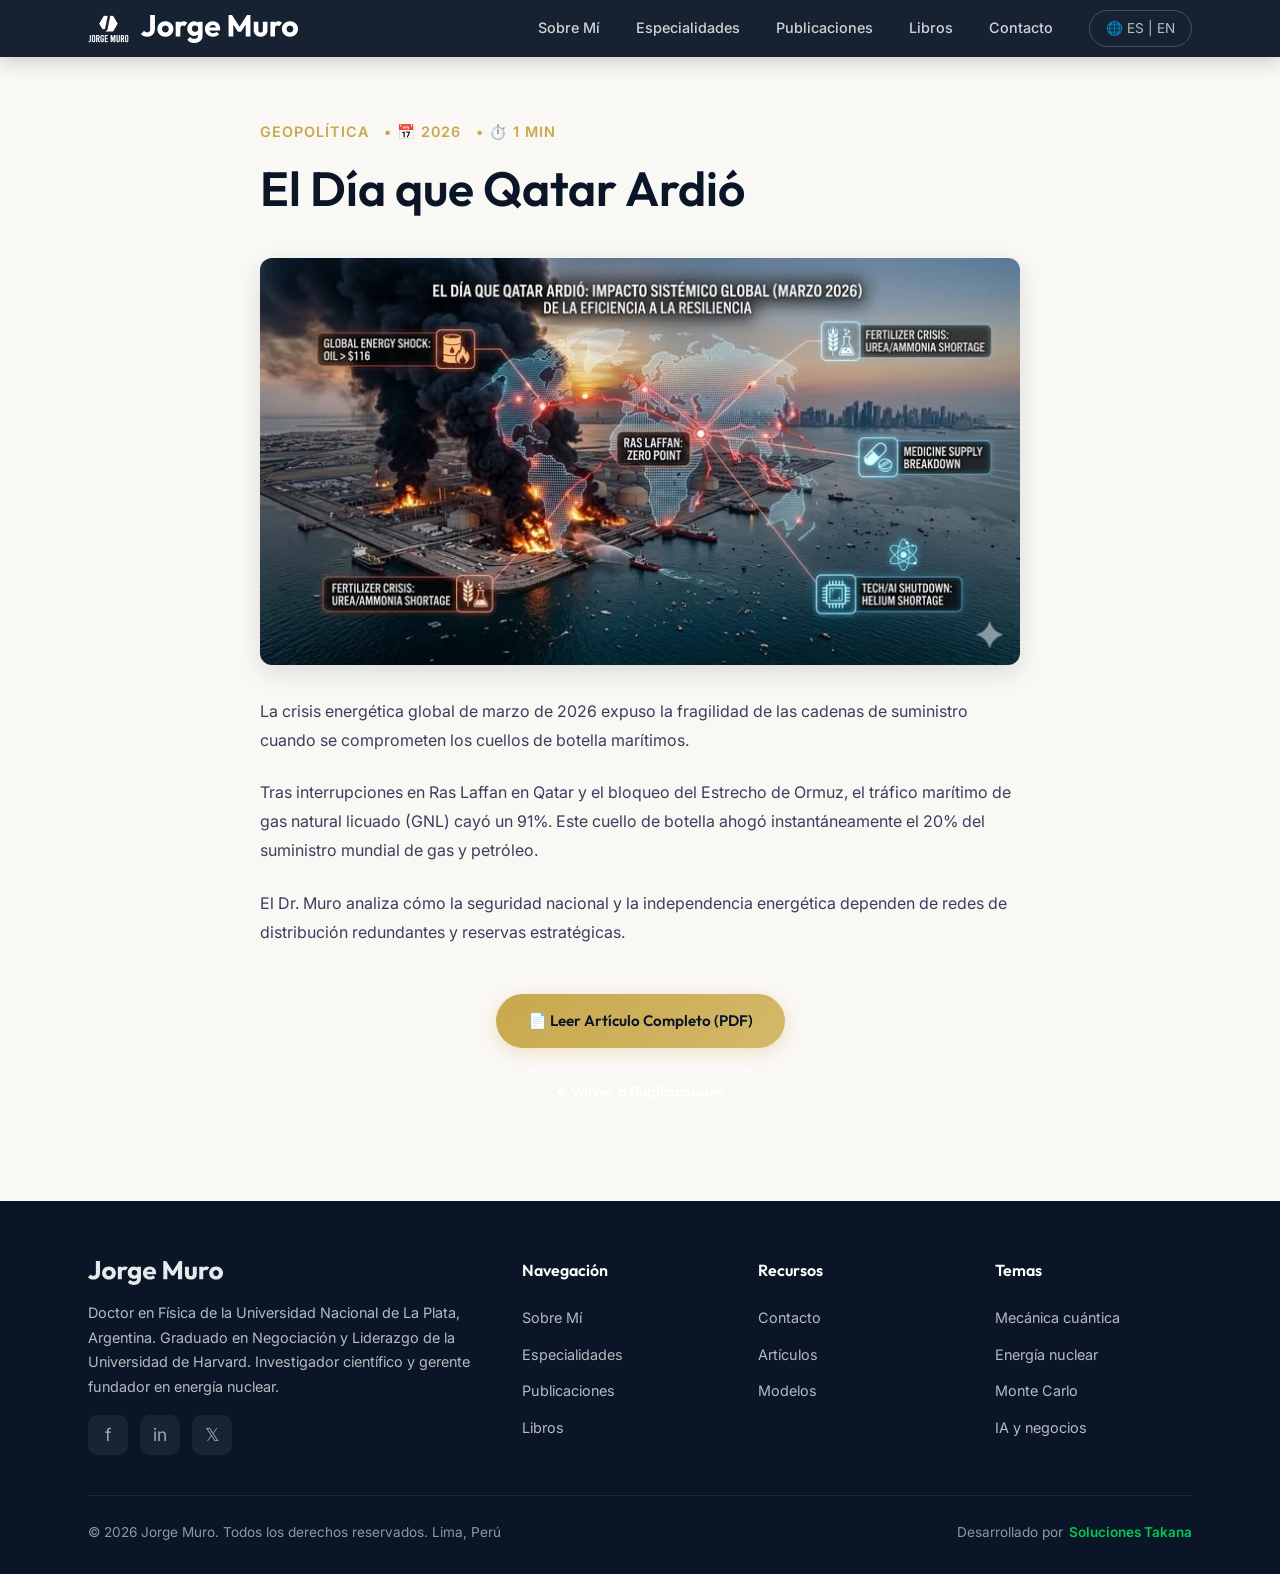
<file: articulos/qatar.html>
﻿<!DOCTYPE html>
<html lang="es">
<head>
  <!-- Google tag (gtag.js) -->
  <script async src="https://www.googletagmanager.com/gtag/js?id=G-SJXJT6BQH3"></script>
  <script>
    window.dataLayer = window.dataLayer || [];
    function gtag(){dataLayer.push(arguments);}
    gtag('js', new Date());

    gtag('config', 'G-SJXJT6BQH3');
  </script>

  <meta charset="UTF-8">
  <meta name="viewport" content="width=device-width, initial-scale=1.0">
  <title>El Día que Qatar Ardió | Dr. Jorge Muro</title>
  <meta name="description" content="Análisis de la crisis energética mundial de marzo de 2026, desencadenada por los ataques en Ras Laffan y el bloqueo del Estrecho de Ormuz.">
  <link rel="canonical" href="https://www.jorgemuro.net/articulos/qatar.html">
  <link rel="alternate" hreflang="es" href="https://www.jorgemuro.net/articulos/qatar.html?lang=es">
  <link rel="alternate" hreflang="en" href="https://www.jorgemuro.net/articulos/qatar.html?lang=en">
  <!-- Fonts -->
  <link rel="preconnect" href="https://fonts.googleapis.com">
  <link rel="preconnect" href="https://fonts.gstatic.com" crossorigin>
  <link href="https://fonts.googleapis.com/css2?family=Inter:wght@400;500;600&family=Outfit:wght@400;600;700&display=swap" rel="stylesheet" media="print" onload="this.media='all'">
  <style>
/* ============================================
   Jorge Muro - Modern Academic Landing Page
   Design System & Core Styles
   ============================================ */

/* ---- CSS Custom Properties ---- */
:root {
  /* Color Palette - Navy / Gold / Cream */
  --navy-900: #0a1628;
  --navy-800: #0f2140;
  --navy-700: #1a3158;
  --navy-600: #1d3557;
  --navy-500: #264d73;
  --navy-400: #457b9d;
  --navy-300: #6b9dbd;
  
  --gold-500: #c9a84c;
  --gold-400: #d4b86a;
  --gold-300: #e0c988;
  --gold-200: #f0dfa8;
  
  --cream-100: #faf8f5;
  --cream-200: #f5f0e8;
  --cream-300: #ede5d5;
  
  --white: #ffffff;
  --text-dark: #1a1a2e;
  --text-body: #3d3d5c;
  --text-muted: #6b6b8a;
  --text-light: #a3a3c2;
  
  --accent-red: #e63946;
  --accent-teal: #2ec4b6;
  
  /* Typography */
  --font-heading: 'Outfit', sans-serif;
  --font-body: 'Inter', sans-serif;
  
  /* Spacing */
  --section-pad: clamp(4rem, 8vw, 8rem);
  --container-max: 1200px;
  
  /* Transitions */
  --ease-out: cubic-bezier(0.25, 0.46, 0.45, 0.94);
  --ease-spring: cubic-bezier(0.34, 1.56, 0.64, 1);
  
  /* Shadows */
  --shadow-sm: 0 2px 8px rgba(10, 22, 40, 0.08);
  --shadow-md: 0 8px 24px rgba(10, 22, 40, 0.12);
  --shadow-lg: 0 16px 48px rgba(10, 22, 40, 0.16);
  --shadow-xl: 0 24px 64px rgba(10, 22, 40, 0.2);
  --shadow-glow: 0 0 40px rgba(201, 168, 76, 0.15);
  
  /* Border Radius */
  --radius-sm: 8px;
  --radius-md: 12px;
  --radius-lg: 20px;
  --radius-xl: 32px;
}

/* ---- Reset & Base ---- */
*, *::before, *::after {
  margin: 0;
  padding: 0;
  box-sizing: border-box;
}

html {
  scroll-behavior: smooth;
  scroll-padding-top: 80px;
  font-size: 16px;
}

body {
  font-family: var(--font-body);
  color: var(--text-body);
  background: var(--cream-100);
  line-height: 1.7;
  overflow-x: hidden;
  -webkit-font-smoothing: antialiased;
  -moz-osx-font-smoothing: grayscale;
}

img {
  max-width: 100%;
  height: auto;
  display: block;
}

a {
  text-decoration: none;
  color: inherit;
  transition: color 0.3s var(--ease-out);
}

/* Skip to content - Accessibility */
.skip-to-content {
  position: absolute;
  top: -100%;
  left: 16px;
  background: var(--gold-500);
  color: var(--navy-900);
  padding: 12px 24px;
  border-radius: 0 0 var(--radius-sm) var(--radius-sm);
  font-family: var(--font-heading);
  font-weight: 600;
  font-size: 0.9rem;
  z-index: 10000;
  transition: top 0.3s;
}

.skip-to-content:focus {
  top: 0;
}

/* Focus visible for keyboard navigation */
a:focus-visible,
button:focus-visible,
input:focus-visible,
textarea:focus-visible {
  outline: 2px solid var(--gold-500);
  outline-offset: 2px;
}

ul, ol { list-style: none; }

/* ---- Typography ---- */
h1, h2, h3, h4, h5, h6 {
  font-family: var(--font-heading);
  font-weight: 600;
  line-height: 1.2;
  color: var(--text-dark);
}

h1 { font-size: clamp(2.5rem, 5vw, 4rem); }
h2 { font-size: clamp(2rem, 4vw, 3rem); }
h3 { font-size: clamp(1.5rem, 3vw, 2rem); }
h4 { font-size: clamp(1.2rem, 2vw, 1.5rem); }

p {
  font-size: clamp(1rem, 1.1vw, 1.125rem);
  line-height: 1.8;
}

.text-gradient {
  background: linear-gradient(135deg, var(--gold-500), var(--gold-300));
  -webkit-background-clip: text;
  -webkit-text-fill-color: transparent;
  background-clip: text;
}

.section-label {
  font-family: var(--font-heading);
  font-size: 0.85rem;
  font-weight: 600;
  text-transform: uppercase;
  letter-spacing: 3px;
  color: var(--gold-500);
  display: inline-flex;
  align-items: center;
  gap: 12px;
  margin-bottom: 1rem;
}

.section-label::before {
  content: '';
  display: inline-block;
  width: 32px;
  height: 2px;
  background: var(--gold-500);
}

/* ---- Container ---- */
.container {
  max-width: var(--container-max);
  margin: 0 auto;
  padding: 0 clamp(1.5rem, 4vw, 3rem);
}

/* ---- Buttons ---- */
.btn {
  display: inline-flex;
  align-items: center;
  gap: 8px;
  padding: 14px 32px;
  font-family: var(--font-heading);
  font-size: 0.95rem;
  font-weight: 600;
  border-radius: 50px;
  border: none;
  cursor: pointer;
  transition: all 0.4s var(--ease-out);
  position: relative;
  overflow: hidden;
}

.btn::after {
  content: '';
  position: absolute;
  inset: 0;
  background: linear-gradient(135deg, rgba(255,255,255,0.1), transparent);
  opacity: 0;
  transition: opacity 0.4s;
}

.btn:hover::after { opacity: 1; }

.btn-primary {
  background: linear-gradient(135deg, var(--gold-500), var(--gold-400));
  color: var(--navy-900);
  box-shadow: 0 4px 16px rgba(201, 168, 76, 0.3);
}

.btn-primary:hover {
  transform: translateY(-2px);
  box-shadow: 0 8px 24px rgba(201, 168, 76, 0.4);
}

.btn-secondary {
  background: transparent;
  color: var(--white);
  border: 2px solid rgba(255, 255, 255, 0.3);
}

.btn-secondary:hover {
  border-color: var(--gold-400);
  color: var(--gold-400);
  transform: translateY(-2px);
}

.btn-outline {
  background: transparent;
  color: var(--navy-600);
  border: 2px solid var(--navy-600);
}

.btn-outline:hover {
  background: var(--navy-600);
  color: var(--white);
  transform: translateY(-2px);
}

.btn-sm {
  padding: 8px 20px;
  font-size: 0.85rem;
}

/* ---- Navigation ---- */
.navbar {
  position: fixed;
  top: 0;
  left: 0;
  right: 0;
  z-index: 1000;
  padding: 16px 0;
  transition: all 0.4s var(--ease-out);
  background: transparent;
}

.navbar.scrolled {
  background: rgba(10, 22, 40, 0.95);
  backdrop-filter: blur(20px);
  -webkit-backdrop-filter: blur(20px);
  padding: 10px 0;
  box-shadow: 0 4px 20px rgba(0,0,0,0.2);
}

.nav-inner {
  display: flex;
  align-items: center;
  justify-content: space-between;
  max-width: var(--container-max);
  margin: 0 auto;
  padding: 0 clamp(1.5rem, 4vw, 3rem);
}

.nav-logo {
  display: flex;
  align-items: center;
  gap: 12px;
}

.nav-logo-svg {
  height: 28px;
  width: auto;
  filter: brightness(0) invert(1);
  transition: opacity 0.3s;
}

.nav-logo-icon-img {
  height: 32px;
  width: auto;
  filter: brightness(0) invert(1);
  transition: opacity 0.3s;
}

.nav-logo-svg:hover {
  opacity: 0.85;
}

.nav-logo-icon {
  width: 44px;
  height: 44px;
  background: linear-gradient(135deg, var(--gold-500), var(--gold-300));
  border-radius: 12px;
  display: flex;
  align-items: center;
  justify-content: center;
  font-family: var(--font-heading);
  font-weight: 700;
  font-size: 1.2rem;
  color: var(--navy-900);
}

.nav-logo-text {
  font-family: var(--font-heading);
  font-weight: 600;
  font-size: 1.15rem;
  color: var(--white);
  letter-spacing: 0.5px;
}

.nav-links {
  display: flex;
  align-items: center;
  gap: 36px;
}

.nav-links a {
  font-family: var(--font-body);
  font-size: 0.9rem;
  font-weight: 500;
  color: rgba(255, 255, 255, 0.8);
  position: relative;
  padding: 4px 0;
}

.nav-links a::after {
  content: '';
  position: absolute;
  bottom: -2px;
  left: 0;
  width: 0;
  height: 2px;
  background: var(--gold-500);
  transition: width 0.3s var(--ease-out);
}

.nav-links a:hover { color: var(--white); }
.nav-links a:hover::after { width: 100%; }

.nav-lang {
  display: flex;
  align-items: center;
  gap: 8px;
  padding: 6px 16px;
  border-radius: 50px;
  border: 1px solid rgba(255,255,255,0.2);
  font-size: 0.85rem;
  color: rgba(255,255,255,0.7);
  cursor: pointer;
  transition: all 0.3s;
}

.nav-lang:hover {
  border-color: var(--gold-400);
  color: var(--gold-400);
}

.hamburger {
  display: none;
  flex-direction: column;
  gap: 5px;
  cursor: pointer;
  z-index: 1001;
  padding: 4px;
}

.hamburger span {
  width: 28px;
  height: 2px;
  background: var(--white);
  transition: all 0.3s var(--ease-out);
  border-radius: 2px;
}

.hamburger.active span:nth-child(1) {
  transform: rotate(45deg) translate(5px, 5px);
}
.hamburger.active span:nth-child(2) { opacity: 0; }
.hamburger.active span:nth-child(3) {
  transform: rotate(-45deg) translate(5px, -5px);
}

/* ---- Hero Section ---- */
.hero {
  position: relative;
  min-height: 100vh;
  display: flex;
  align-items: center;
  background: var(--navy-900);
  overflow: hidden;
}

.hero-bg {
  position: absolute;
  inset: 0;
  z-index: 1;
}

.hero-bg img {
  width: 100%;
  height: 100%;
  object-fit: cover;
  opacity: 0.3;
}

.hero-bg::after {
  content: '';
  position: absolute;
  inset: 0;
  background: linear-gradient(
    135deg, 
    rgba(10, 22, 40, 0.95) 0%, 
    rgba(10, 22, 40, 0.7) 50%,
    rgba(26, 49, 88, 0.8) 100%
  );
}

/* Animated particles */
.hero-particles {
  position: absolute;
  inset: 0;
  z-index: 2;
  overflow: hidden;
}

.particle {
  position: absolute;
  width: 3px;
  height: 3px;
  background: var(--gold-500);
  border-radius: 50%;
  opacity: 0;
  animation: float-particle 8s infinite;
}

@keyframes float-particle {
  0% { opacity: 0; transform: translateY(100vh) scale(0); }
  10% { opacity: 0.6; }
  90% { opacity: 0.6; }
  100% { opacity: 0; transform: translateY(-100px) scale(1); }
}

.hero-content {
  position: relative;
  z-index: 3;
  display: grid;
  grid-template-columns: 1fr 1fr;
  gap: clamp(2rem, 5vw, 5rem);
  align-items: center;
  padding-top: 100px;
  padding-bottom: 60px;
}

.hero-text {
  animation: fadeSlideUp 1s var(--ease-out) 0.3s both;
}

.hero-subtitle {
  font-family: var(--font-heading);
  font-size: 0.9rem;
  font-weight: 600;
  text-transform: uppercase;
  letter-spacing: 4px;
  color: var(--gold-500);
  margin-bottom: 1.5rem;
  display: flex;
  align-items: center;
  gap: 12px;
}

.hero-subtitle::before {
  content: '';
  width: 40px;
  height: 2px;
  background: var(--gold-500);
}

.hero-title {
  color: var(--white);
  font-size: clamp(2.8rem, 5.5vw, 4.5rem);
  line-height: 1.1;
  margin-bottom: 1.5rem;
  font-weight: 600;
}

.hero-title .highlight {
  background: linear-gradient(135deg, var(--gold-500), var(--gold-300));
  -webkit-background-clip: text;
  -webkit-text-fill-color: transparent;
  background-clip: text;
}

.hero-description {
  color: rgba(255, 255, 255, 0.7);
  font-size: 1.15rem;
  line-height: 1.8;
  margin-bottom: 2rem;
  max-width: 520px;
}

.hero-ctas {
  display: flex;
  gap: 16px;
  flex-wrap: wrap;
}

.hero-stats {
  display: flex;
  gap: 40px;
  margin-top: 3rem;
  padding-top: 2rem;
  border-top: 1px solid rgba(255,255,255,0.1);
}

.hero-stat-number {
  font-family: var(--font-heading);
  font-size: 2.5rem;
  font-weight: 600;
  color: var(--gold-500);
  line-height: 1;
}

.hero-stat-label {
  font-size: 0.85rem;
  color: rgba(255,255,255,0.5);
  margin-top: 4px;
  text-transform: uppercase;
  letter-spacing: 1px;
}

.hero-image {
  position: relative;
  animation: fadeSlideUp 1s var(--ease-out) 0.6s both;
  max-width: 420px;
  margin-left: auto;
}

.hero-image-wrapper {
  position: relative;
  overflow: hidden;
}

.hero-image-wrapper::before {
  display: none;
}

.hero-image-wrapper::after {
  display: none;
}

.hero-image-wrapper img {
  display: block;
  width: 100%;
  height: auto;
  aspect-ratio: 3/4;
  object-fit: cover;
  object-position: center top;
  mix-blend-mode: lighten;
}

.hero-badge {
  position: absolute;
  bottom: -20px;
  right: -20px;
  background: linear-gradient(135deg, var(--gold-500), var(--gold-400));
  color: var(--navy-900);
  padding: 16px 24px;
  border-radius: var(--radius-md);
  box-shadow: var(--shadow-lg);
  text-align: center;
  animation: fadeSlideUp 1s var(--ease-out) 1s both;
}

.hero-badge-icon {
  font-size: 1.5rem;
  margin-bottom: 4px;
}

.hero-badge-text {
  font-family: var(--font-heading);
  font-weight: 600;
  font-size: 0.85rem;
  line-height: 1.3;
}

/* Scroll indicator */
.scroll-indicator {
  position: absolute;
  bottom: 30px;
  left: 50%;
  transform: translateX(-50%);
  z-index: 3;
  display: flex;
  flex-direction: column;
  align-items: center;
  gap: 8px;
  color: rgba(255,255,255,0.4);
  font-size: 0.75rem;
  letter-spacing: 2px;
  text-transform: uppercase;
  animation: bounce 2s infinite;
}

.scroll-indicator .arrow {
  width: 24px;
  height: 24px;
  border-right: 2px solid rgba(255,255,255,0.4);
  border-bottom: 2px solid rgba(255,255,255,0.4);
  transform: rotate(45deg);
}

@keyframes bounce {
  0%, 20%, 50%, 80%, 100% { transform: translateX(-50%) translateY(0); }
  40% { transform: translateX(-50%) translateY(-10px); }
  60% { transform: translateX(-50%) translateY(-5px); }
}

/* ---- About Section ---- */

  </style>
  <link rel="stylesheet" href="../index.css" media="print" onload="this.media='all'">
  <style>
    .article-page {
      padding: 120px 0 80px 0;
      background: var(--cream-100);
      min-height: 80vh;
    }
    .article-container {
      max-width: 800px;
      margin: 0 auto;
      padding: 0 20px;
    }
    .article-header {
      margin-bottom: 2.5rem;
    }
    .article-title {
      font-size: clamp(2rem, 4vw, 3rem);
      color: var(--navy-900);
      line-height: 1.2;
      margin-top: 1rem;
    }
    .article-meta {
      display: flex;
      gap: 15px;
      color: var(--gold-500);
      font-weight: 600;
      font-size: 0.9rem;
      text-transform: uppercase;
      letter-spacing: 1px;
    }
    .article-media {
      margin: 2rem 0;
      border-radius: var(--radius-md);
      overflow: hidden;
      box-shadow: var(--shadow-md);
    }
    .article-media img {
      width: 100%;
      height: auto;
      display: block;
    }
    .article-content {
      font-size: 1.1rem;
      line-height: 1.8;
      color: var(--text-body);
    }
    .article-content p {
      margin-bottom: 1.5rem;
    }
    .back-btn-container {
      margin-top: 3rem;
      text-align: center;
      display: flex;
      flex-direction: column;
      align-items: center;
      gap: 15px;
    }
  </style>
</head>
<body>
  <!-- Skip to content -->
  <a href="#main-content" class="skip-to-content">Saltar al contenido</a>

  <!-- ====== NAVIGATION ====== -->
  <nav class="navbar scrolled" id="navbar" aria-label="Navegación principal">
    <div class="nav-inner">
      <a href="../" class="nav-logo">
        <img src="../images/logo.webp" alt="Logo Dr. Jorge Muro" class="nav-logo-icon-img" width="32" height="32">
        <img src="../images/logo.svg" alt="Jorge Muro" class="nav-logo-svg" width="160" height="28">
      </a>
      
      <div class="nav-links" id="navLinks">
        <a href="../#about">Sobre Mí</a>
        <a href="../#expertise">Especialidades</a>
        <a href="../#publications">Publicaciones</a>
        <a href="../#books">Libros</a>
        <a href="../#contact">Contacto</a>
        <div class="nav-lang" id="langToggle" title="Cambiar a Inglés">
          🌐 ES | EN
        </div>
      </div>
    </div>
  </nav>

  <main class="article-page" id="main-content">
    <article class="article-container">
      <header class="article-header">
        <div class="article-meta">
          <span class="lang-es">Geopolítica</span>
          <span class="lang-en">Geopolitics</span>
          <span>• 📅 2026</span>
          <span>• ⏱️ 1 min</span>
        </div>
        <h1 class="article-title">
          <span class="lang-es">El Día que Qatar Ardió</span>
          <span class="lang-en">The Day Qatar Burned</span>
        </h1>
      </header>

      <div class="article-media">
        <img src="../images/qatar.webp" alt="El Día que Qatar Ardió" width="768" height="411">
      </div>

      <div class="article-content">
        <div class="lang-es">
          <p>La crisis energética global de marzo de 2026 expuso la fragilidad de las cadenas de suministro cuando se comprometen los cuellos de botella marítimos.</p>
          <p>Tras interrupciones en Ras Laffan en Qatar y el bloqueo del Estrecho de Ormuz, el tráfico marítimo de gas natural licuado (GNL) cayó un 91%. Este cuello de botella ahogó instantáneamente el 20% del suministro mundial de gas y petróleo.</p>
          <p>El Dr. Muro analiza cómo la seguridad nacional y la independencia energética dependen de redes de distribución redundantes y reservas estratégicas.</p>
        </div>
        <div class="lang-en">
          <p>The global energy crisis of March 2026 exposed the fragility of global supply chains when maritime bottlenecks are compromised.</p>
          <p>Following unexpected disruptions at Ras Laffan facilities in Qatar and the blockade of the Strait of Hormuz, maritime traffic of liquefied natural gas (LNG) dropped by 91%. This bottleneck instantly choked off 20% of the world's natural gas and petroleum supply, triggering energy shortages and price shocks in Europe and Asia.</p>
          <p>Dr. Muro analyzes how national security and energy independence rely on redundant distribution networks, strategic stockpiling, and alternative energy infrastructures.</p>
        </div>
      </div>

      <div class="back-btn-container">
        <a href="/documentos/qatar.pdf" target="_blank" rel="noopener noreferrer" class="btn btn-primary" style="text-decoration: none;">
          <span class="lang-es">📄 Leer Artículo Completo (PDF)</span>
          <span class="lang-en">📄 Read Full Article (PDF)</span>
        </a>
        <a href="../#publications" class="btn btn-secondary" style="text-decoration: none;">
          <span class="lang-es">← Volver a Publicaciones</span>
          <span class="lang-en">← Back to Publications</span>
        </a>
      </div>
    </article>
  </main>

  <!-- ====== FOOTER ====== -->
  <footer class="footer">
    <div class="container">
      <div class="footer-grid">
        <div class="footer-about">
          <div class="nav-logo">
            <img src="/images/logo.svg" alt="Jorge Muro" class="nav-logo-svg" width="160" height="28">
          </div>
          <p><span class="lang-es">Doctor en Física de la Universidad Nacional de La Plata, Argentina. Graduado en Negociación y Liderazgo de la Universidad de Harvard. Investigador científico y gerente fundador en energía nuclear.</span><span class="lang-en">Doctor in Physics from the National University of La Plata, Argentina. Graduate in Negotiation &amp; Leadership from Harvard University. Scientific researcher and founding manager in nuclear energy.</span></p>
          <div class="footer-social">
            <a href="https://www.facebook.com/DrJorgeMuro/" title="Facebook" aria-label="Facebook" target="_blank"
              rel="noopener noreferrer">f</a>
            <a href="https://www.linkedin.com/in/jorgemuroarbulu/" title="LinkedIn" aria-label="LinkedIn"
              target="_blank" rel="noopener noreferrer">in</a>
            <a href="https://x.com/decisionmaking" title="X (Twitter)" aria-label="X (Twitter)" target="_blank"
              rel="noopener noreferrer">𝕏</a>
          </div>
        </div>

        <div>
          <h4><span class="lang-es">Navegación</span><span class="lang-en">Navigation</span></h4>
          <div class="footer-links">
            <a class="lang-es" href="/?lang=es#about">Sobre Mí</a>
            <a class="lang-en" href="/?lang=en#about">About</a>
            <a class="lang-es" href="/?lang=es#expertise">Especialidades</a>
            <a class="lang-en" href="/?lang=en#expertise">Expertise</a>
            <a class="lang-es" href="/?lang=es#publications">Publicaciones</a>
            <a class="lang-en" href="/?lang=en#publications">Publications</a>
            <a class="lang-es" href="/?lang=es#books">Libros</a>
            <a class="lang-en" href="/?lang=en#books">Books</a>
          </div>
        </div>

        <div>
          <h4><span class="lang-es">Recursos</span><span class="lang-en">Resources</span></h4>
          <div class="footer-links">
            <a class="lang-es" href="/?lang=es#contact">Contacto</a>
            <a class="lang-en" href="/?lang=en#contact">Contact</a>
            <a class="lang-es" href="/?lang=es#publications">Artículos</a>
            <a class="lang-en" href="/?lang=en#publications">Articles</a>
            <a class="lang-es" href="/modelos">Modelos</a>
            <a class="lang-en" href="/models">Models</a>
          </div>
        </div>

        <div>
          <h4><span class="lang-es">Temas</span><span class="lang-en">Topics</span></h4>
          <div class="footer-links">
            <a class="lang-es" href="/?lang=es#expertise">Mecánica cuántica</a>
            <a class="lang-en" href="/?lang=en#expertise">Quantum Mechanics</a>
            <a class="lang-es" href="/?lang=es#expertise">Energía nuclear</a>
            <a class="lang-en" href="/?lang=en#expertise">Nuclear Energy</a>
            <a class="lang-es" href="/?lang=es#expertise">Monte Carlo</a>
            <a class="lang-en" href="/?lang=en#expertise">Monte Carlo</a>
            <a class="lang-es" href="/?lang=es#expertise">IA y negocios</a>
            <a class="lang-en" href="/?lang=en#expertise">AI &amp; Business</a>
          </div>
        </div>
      </div>

      <div class="footer-bottom">
        <p><span class="lang-es">© 2026 Jorge Muro. Todos los derechos reservados. Lima, Perú</span><span class="lang-en">© 2026 Jorge Muro. All rights reserved. Lima, Peru</span></p>
        <div class="footer-credit">
          <span><span class="lang-es">Desarrollado por</span><span class="lang-en">Developed by</span></span>
          <a href="https://solucionestakana.space" target="_blank" rel="noopener noreferrer" class="footer-credit-link brand-green"
            title="Soluciones Takana">Soluciones Takana</a>
        </div>
      </div>
    </div>
  </footer>

  <script>
    document.addEventListener('DOMContentLoaded', () => {
      let currentLang = 'es';
      const langToggle = document.getElementById('langToggle');

      const updateUI = () => {
        langToggle.textContent = currentLang === 'en' ? '🌐 EN | ES' : '🌐 ES | EN';
        langToggle.setAttribute('title', currentLang === 'en' ? 'Cambiar a Español' : 'Change to English');
        document.documentElement.lang = currentLang;
      };

      langToggle.addEventListener('click', () => {
        currentLang = currentLang === 'en' ? 'es' : 'en';
        updateUI();
        const newUrl = `${window.location.protocol}//${window.location.host}${window.location.pathname}?lang=${currentLang}`;
        window.history.pushState({ path: newUrl }, '', newUrl);
      });

      const urlParams = new URLSearchParams(window.location.search);
      const langParam = urlParams.get('lang');
      if (langParam === 'es' || langParam === 'en') {
        currentLang = langParam;
      }
      updateUI();
    });
  </script>
</body>
</html>
</file>
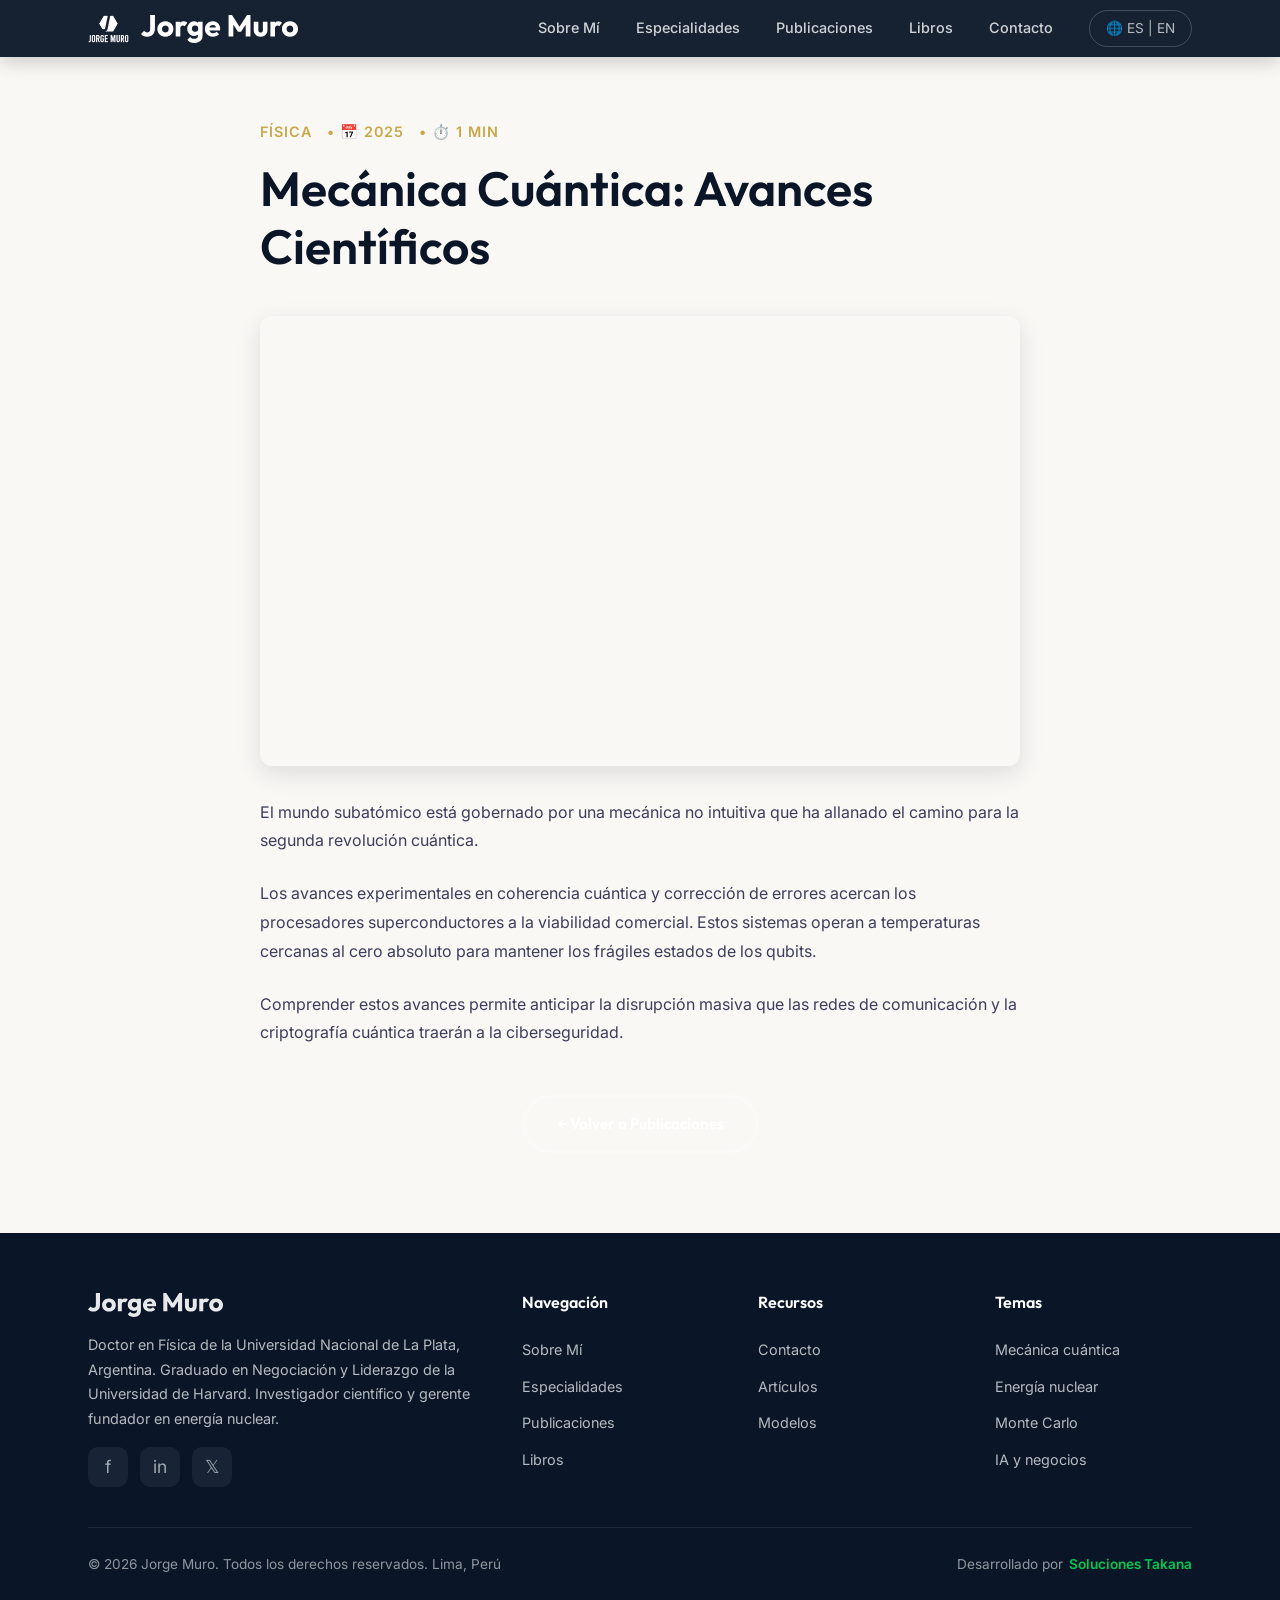
<file: articulos/quantum-advances.html>
﻿<!DOCTYPE html>
<html lang="es">
<head>
  <!-- Google tag (gtag.js) -->
  <script async src="https://www.googletagmanager.com/gtag/js?id=G-SJXJT6BQH3"></script>
  <script>
    window.dataLayer = window.dataLayer || [];
    function gtag(){dataLayer.push(arguments);}
    gtag('js', new Date());

    gtag('config', 'G-SJXJT6BQH3');
  </script>

  <meta charset="UTF-8">
  <meta name="viewport" content="width=device-width, initial-scale=1.0">
  <title>Mecánica Cuántica: Avances Científicos | Dr. Jorge Muro</title>
  <meta name="description" content="Explorando los últimos avances en mecánica cuántica y su impacto disruptivo en la computación, energía y telecomunicaciones.">
  <link rel="canonical" href="https://www.jorgemuro.net/articulos/quantum-advances.html">
  <link rel="alternate" hreflang="es" href="https://www.jorgemuro.net/articulos/quantum-advances.html?lang=es">
  <link rel="alternate" hreflang="en" href="https://www.jorgemuro.net/articulos/quantum-advances.html?lang=en">
  <!-- Fonts -->
  <link rel="preconnect" href="https://fonts.googleapis.com">
  <link rel="preconnect" href="https://fonts.gstatic.com" crossorigin>
  <link href="https://fonts.googleapis.com/css2?family=Inter:wght@400;500;600&family=Outfit:wght@400;600;700&display=swap" rel="stylesheet" media="print" onload="this.media='all'">
  <style>
/* ============================================
   Jorge Muro - Modern Academic Landing Page
   Design System & Core Styles
   ============================================ */

/* ---- CSS Custom Properties ---- */
:root {
  /* Color Palette - Navy / Gold / Cream */
  --navy-900: #0a1628;
  --navy-800: #0f2140;
  --navy-700: #1a3158;
  --navy-600: #1d3557;
  --navy-500: #264d73;
  --navy-400: #457b9d;
  --navy-300: #6b9dbd;
  
  --gold-500: #c9a84c;
  --gold-400: #d4b86a;
  --gold-300: #e0c988;
  --gold-200: #f0dfa8;
  
  --cream-100: #faf8f5;
  --cream-200: #f5f0e8;
  --cream-300: #ede5d5;
  
  --white: #ffffff;
  --text-dark: #1a1a2e;
  --text-body: #3d3d5c;
  --text-muted: #6b6b8a;
  --text-light: #a3a3c2;
  
  --accent-red: #e63946;
  --accent-teal: #2ec4b6;
  
  /* Typography */
  --font-heading: 'Outfit', sans-serif;
  --font-body: 'Inter', sans-serif;
  
  /* Spacing */
  --section-pad: clamp(4rem, 8vw, 8rem);
  --container-max: 1200px;
  
  /* Transitions */
  --ease-out: cubic-bezier(0.25, 0.46, 0.45, 0.94);
  --ease-spring: cubic-bezier(0.34, 1.56, 0.64, 1);
  
  /* Shadows */
  --shadow-sm: 0 2px 8px rgba(10, 22, 40, 0.08);
  --shadow-md: 0 8px 24px rgba(10, 22, 40, 0.12);
  --shadow-lg: 0 16px 48px rgba(10, 22, 40, 0.16);
  --shadow-xl: 0 24px 64px rgba(10, 22, 40, 0.2);
  --shadow-glow: 0 0 40px rgba(201, 168, 76, 0.15);
  
  /* Border Radius */
  --radius-sm: 8px;
  --radius-md: 12px;
  --radius-lg: 20px;
  --radius-xl: 32px;
}

/* ---- Reset & Base ---- */
*, *::before, *::after {
  margin: 0;
  padding: 0;
  box-sizing: border-box;
}

html {
  scroll-behavior: smooth;
  scroll-padding-top: 80px;
  font-size: 16px;
}

body {
  font-family: var(--font-body);
  color: var(--text-body);
  background: var(--cream-100);
  line-height: 1.7;
  overflow-x: hidden;
  -webkit-font-smoothing: antialiased;
  -moz-osx-font-smoothing: grayscale;
}

img {
  max-width: 100%;
  height: auto;
  display: block;
}

a {
  text-decoration: none;
  color: inherit;
  transition: color 0.3s var(--ease-out);
}

/* Skip to content - Accessibility */
.skip-to-content {
  position: absolute;
  top: -100%;
  left: 16px;
  background: var(--gold-500);
  color: var(--navy-900);
  padding: 12px 24px;
  border-radius: 0 0 var(--radius-sm) var(--radius-sm);
  font-family: var(--font-heading);
  font-weight: 600;
  font-size: 0.9rem;
  z-index: 10000;
  transition: top 0.3s;
}

.skip-to-content:focus {
  top: 0;
}

/* Focus visible for keyboard navigation */
a:focus-visible,
button:focus-visible,
input:focus-visible,
textarea:focus-visible {
  outline: 2px solid var(--gold-500);
  outline-offset: 2px;
}

ul, ol { list-style: none; }

/* ---- Typography ---- */
h1, h2, h3, h4, h5, h6 {
  font-family: var(--font-heading);
  font-weight: 600;
  line-height: 1.2;
  color: var(--text-dark);
}

h1 { font-size: clamp(2.5rem, 5vw, 4rem); }
h2 { font-size: clamp(2rem, 4vw, 3rem); }
h3 { font-size: clamp(1.5rem, 3vw, 2rem); }
h4 { font-size: clamp(1.2rem, 2vw, 1.5rem); }

p {
  font-size: clamp(1rem, 1.1vw, 1.125rem);
  line-height: 1.8;
}

.text-gradient {
  background: linear-gradient(135deg, var(--gold-500), var(--gold-300));
  -webkit-background-clip: text;
  -webkit-text-fill-color: transparent;
  background-clip: text;
}

.section-label {
  font-family: var(--font-heading);
  font-size: 0.85rem;
  font-weight: 600;
  text-transform: uppercase;
  letter-spacing: 3px;
  color: var(--gold-500);
  display: inline-flex;
  align-items: center;
  gap: 12px;
  margin-bottom: 1rem;
}

.section-label::before {
  content: '';
  display: inline-block;
  width: 32px;
  height: 2px;
  background: var(--gold-500);
}

/* ---- Container ---- */
.container {
  max-width: var(--container-max);
  margin: 0 auto;
  padding: 0 clamp(1.5rem, 4vw, 3rem);
}

/* ---- Buttons ---- */
.btn {
  display: inline-flex;
  align-items: center;
  gap: 8px;
  padding: 14px 32px;
  font-family: var(--font-heading);
  font-size: 0.95rem;
  font-weight: 600;
  border-radius: 50px;
  border: none;
  cursor: pointer;
  transition: all 0.4s var(--ease-out);
  position: relative;
  overflow: hidden;
}

.btn::after {
  content: '';
  position: absolute;
  inset: 0;
  background: linear-gradient(135deg, rgba(255,255,255,0.1), transparent);
  opacity: 0;
  transition: opacity 0.4s;
}

.btn:hover::after { opacity: 1; }

.btn-primary {
  background: linear-gradient(135deg, var(--gold-500), var(--gold-400));
  color: var(--navy-900);
  box-shadow: 0 4px 16px rgba(201, 168, 76, 0.3);
}

.btn-primary:hover {
  transform: translateY(-2px);
  box-shadow: 0 8px 24px rgba(201, 168, 76, 0.4);
}

.btn-secondary {
  background: transparent;
  color: var(--white);
  border: 2px solid rgba(255, 255, 255, 0.3);
}

.btn-secondary:hover {
  border-color: var(--gold-400);
  color: var(--gold-400);
  transform: translateY(-2px);
}

.btn-outline {
  background: transparent;
  color: var(--navy-600);
  border: 2px solid var(--navy-600);
}

.btn-outline:hover {
  background: var(--navy-600);
  color: var(--white);
  transform: translateY(-2px);
}

.btn-sm {
  padding: 8px 20px;
  font-size: 0.85rem;
}

/* ---- Navigation ---- */
.navbar {
  position: fixed;
  top: 0;
  left: 0;
  right: 0;
  z-index: 1000;
  padding: 16px 0;
  transition: all 0.4s var(--ease-out);
  background: transparent;
}

.navbar.scrolled {
  background: rgba(10, 22, 40, 0.95);
  backdrop-filter: blur(20px);
  -webkit-backdrop-filter: blur(20px);
  padding: 10px 0;
  box-shadow: 0 4px 20px rgba(0,0,0,0.2);
}

.nav-inner {
  display: flex;
  align-items: center;
  justify-content: space-between;
  max-width: var(--container-max);
  margin: 0 auto;
  padding: 0 clamp(1.5rem, 4vw, 3rem);
}

.nav-logo {
  display: flex;
  align-items: center;
  gap: 12px;
}

.nav-logo-svg {
  height: 28px;
  width: auto;
  filter: brightness(0) invert(1);
  transition: opacity 0.3s;
}

.nav-logo-icon-img {
  height: 32px;
  width: auto;
  filter: brightness(0) invert(1);
  transition: opacity 0.3s;
}

.nav-logo-svg:hover {
  opacity: 0.85;
}

.nav-logo-icon {
  width: 44px;
  height: 44px;
  background: linear-gradient(135deg, var(--gold-500), var(--gold-300));
  border-radius: 12px;
  display: flex;
  align-items: center;
  justify-content: center;
  font-family: var(--font-heading);
  font-weight: 700;
  font-size: 1.2rem;
  color: var(--navy-900);
}

.nav-logo-text {
  font-family: var(--font-heading);
  font-weight: 600;
  font-size: 1.15rem;
  color: var(--white);
  letter-spacing: 0.5px;
}

.nav-links {
  display: flex;
  align-items: center;
  gap: 36px;
}

.nav-links a {
  font-family: var(--font-body);
  font-size: 0.9rem;
  font-weight: 500;
  color: rgba(255, 255, 255, 0.8);
  position: relative;
  padding: 4px 0;
}

.nav-links a::after {
  content: '';
  position: absolute;
  bottom: -2px;
  left: 0;
  width: 0;
  height: 2px;
  background: var(--gold-500);
  transition: width 0.3s var(--ease-out);
}

.nav-links a:hover { color: var(--white); }
.nav-links a:hover::after { width: 100%; }

.nav-lang {
  display: flex;
  align-items: center;
  gap: 8px;
  padding: 6px 16px;
  border-radius: 50px;
  border: 1px solid rgba(255,255,255,0.2);
  font-size: 0.85rem;
  color: rgba(255,255,255,0.7);
  cursor: pointer;
  transition: all 0.3s;
}

.nav-lang:hover {
  border-color: var(--gold-400);
  color: var(--gold-400);
}

.hamburger {
  display: none;
  flex-direction: column;
  gap: 5px;
  cursor: pointer;
  z-index: 1001;
  padding: 4px;
}

.hamburger span {
  width: 28px;
  height: 2px;
  background: var(--white);
  transition: all 0.3s var(--ease-out);
  border-radius: 2px;
}

.hamburger.active span:nth-child(1) {
  transform: rotate(45deg) translate(5px, 5px);
}
.hamburger.active span:nth-child(2) { opacity: 0; }
.hamburger.active span:nth-child(3) {
  transform: rotate(-45deg) translate(5px, -5px);
}

/* ---- Hero Section ---- */
.hero {
  position: relative;
  min-height: 100vh;
  display: flex;
  align-items: center;
  background: var(--navy-900);
  overflow: hidden;
}

.hero-bg {
  position: absolute;
  inset: 0;
  z-index: 1;
}

.hero-bg img {
  width: 100%;
  height: 100%;
  object-fit: cover;
  opacity: 0.3;
}

.hero-bg::after {
  content: '';
  position: absolute;
  inset: 0;
  background: linear-gradient(
    135deg, 
    rgba(10, 22, 40, 0.95) 0%, 
    rgba(10, 22, 40, 0.7) 50%,
    rgba(26, 49, 88, 0.8) 100%
  );
}

/* Animated particles */
.hero-particles {
  position: absolute;
  inset: 0;
  z-index: 2;
  overflow: hidden;
}

.particle {
  position: absolute;
  width: 3px;
  height: 3px;
  background: var(--gold-500);
  border-radius: 50%;
  opacity: 0;
  animation: float-particle 8s infinite;
}

@keyframes float-particle {
  0% { opacity: 0; transform: translateY(100vh) scale(0); }
  10% { opacity: 0.6; }
  90% { opacity: 0.6; }
  100% { opacity: 0; transform: translateY(-100px) scale(1); }
}

.hero-content {
  position: relative;
  z-index: 3;
  display: grid;
  grid-template-columns: 1fr 1fr;
  gap: clamp(2rem, 5vw, 5rem);
  align-items: center;
  padding-top: 100px;
  padding-bottom: 60px;
}

.hero-text {
  animation: fadeSlideUp 1s var(--ease-out) 0.3s both;
}

.hero-subtitle {
  font-family: var(--font-heading);
  font-size: 0.9rem;
  font-weight: 600;
  text-transform: uppercase;
  letter-spacing: 4px;
  color: var(--gold-500);
  margin-bottom: 1.5rem;
  display: flex;
  align-items: center;
  gap: 12px;
}

.hero-subtitle::before {
  content: '';
  width: 40px;
  height: 2px;
  background: var(--gold-500);
}

.hero-title {
  color: var(--white);
  font-size: clamp(2.8rem, 5.5vw, 4.5rem);
  line-height: 1.1;
  margin-bottom: 1.5rem;
  font-weight: 600;
}

.hero-title .highlight {
  background: linear-gradient(135deg, var(--gold-500), var(--gold-300));
  -webkit-background-clip: text;
  -webkit-text-fill-color: transparent;
  background-clip: text;
}

.hero-description {
  color: rgba(255, 255, 255, 0.7);
  font-size: 1.15rem;
  line-height: 1.8;
  margin-bottom: 2rem;
  max-width: 520px;
}

.hero-ctas {
  display: flex;
  gap: 16px;
  flex-wrap: wrap;
}

.hero-stats {
  display: flex;
  gap: 40px;
  margin-top: 3rem;
  padding-top: 2rem;
  border-top: 1px solid rgba(255,255,255,0.1);
}

.hero-stat-number {
  font-family: var(--font-heading);
  font-size: 2.5rem;
  font-weight: 600;
  color: var(--gold-500);
  line-height: 1;
}

.hero-stat-label {
  font-size: 0.85rem;
  color: rgba(255,255,255,0.5);
  margin-top: 4px;
  text-transform: uppercase;
  letter-spacing: 1px;
}

.hero-image {
  position: relative;
  animation: fadeSlideUp 1s var(--ease-out) 0.6s both;
  max-width: 420px;
  margin-left: auto;
}

.hero-image-wrapper {
  position: relative;
  overflow: hidden;
}

.hero-image-wrapper::before {
  display: none;
}

.hero-image-wrapper::after {
  display: none;
}

.hero-image-wrapper img {
  display: block;
  width: 100%;
  height: auto;
  aspect-ratio: 3/4;
  object-fit: cover;
  object-position: center top;
  mix-blend-mode: lighten;
}

.hero-badge {
  position: absolute;
  bottom: -20px;
  right: -20px;
  background: linear-gradient(135deg, var(--gold-500), var(--gold-400));
  color: var(--navy-900);
  padding: 16px 24px;
  border-radius: var(--radius-md);
  box-shadow: var(--shadow-lg);
  text-align: center;
  animation: fadeSlideUp 1s var(--ease-out) 1s both;
}

.hero-badge-icon {
  font-size: 1.5rem;
  margin-bottom: 4px;
}

.hero-badge-text {
  font-family: var(--font-heading);
  font-weight: 600;
  font-size: 0.85rem;
  line-height: 1.3;
}

/* Scroll indicator */
.scroll-indicator {
  position: absolute;
  bottom: 30px;
  left: 50%;
  transform: translateX(-50%);
  z-index: 3;
  display: flex;
  flex-direction: column;
  align-items: center;
  gap: 8px;
  color: rgba(255,255,255,0.4);
  font-size: 0.75rem;
  letter-spacing: 2px;
  text-transform: uppercase;
  animation: bounce 2s infinite;
}

.scroll-indicator .arrow {
  width: 24px;
  height: 24px;
  border-right: 2px solid rgba(255,255,255,0.4);
  border-bottom: 2px solid rgba(255,255,255,0.4);
  transform: rotate(45deg);
}

@keyframes bounce {
  0%, 20%, 50%, 80%, 100% { transform: translateX(-50%) translateY(0); }
  40% { transform: translateX(-50%) translateY(-10px); }
  60% { transform: translateX(-50%) translateY(-5px); }
}

/* ---- About Section ---- */

  </style>
  <link rel="stylesheet" href="../index.css" media="print" onload="this.media='all'">
  <style>
    .article-page {
      padding: 120px 0 80px 0;
      background: var(--cream-100);
      min-height: 80vh;
    }
    .article-container {
      max-width: 800px;
      margin: 0 auto;
      padding: 0 20px;
    }
    .article-header {
      margin-bottom: 2.5rem;
    }
    .article-title {
      font-size: clamp(2rem, 4vw, 3rem);
      color: var(--navy-900);
      line-height: 1.2;
      margin-top: 1rem;
    }
    .article-meta {
      display: flex;
      gap: 15px;
      color: var(--gold-500);
      font-weight: 600;
      font-size: 0.9rem;
      text-transform: uppercase;
      letter-spacing: 1px;
    }
    .article-media {
      margin: 2rem 0;
      border-radius: var(--radius-md);
      overflow: hidden;
      box-shadow: var(--shadow-md);
    }
    .article-media iframe {
      width: 100%;
      height: 450px;
      border: none;
      display: block;
    }
    .article-content {
      font-size: 1.1rem;
      line-height: 1.8;
      color: var(--text-body);
    }
    .article-content p {
      margin-bottom: 1.5rem;
    }
    .back-btn-container {
      margin-top: 3rem;
      text-align: center;
    }
  </style>
</head>
<body>
  <!-- Skip to content -->
  <a href="#main-content" class="skip-to-content">Saltar al contenido</a>

  <!-- ====== NAVIGATION ====== -->
  <nav class="navbar scrolled" id="navbar" aria-label="Navegación principal">
    <div class="nav-inner">
      <a href="../" class="nav-logo">
        <img src="../images/logo.webp" alt="Logo Dr. Jorge Muro" class="nav-logo-icon-img" width="32" height="32">
        <img src="../images/logo.svg" alt="Jorge Muro" class="nav-logo-svg" width="160" height="28">
      </a>
      
      <div class="nav-links" id="navLinks">
        <a href="../#about">Sobre Mí</a>
        <a href="../#expertise">Especialidades</a>
        <a href="../#publications">Publicaciones</a>
        <a href="../#books">Libros</a>
        <a href="../#contact">Contacto</a>
        <div class="nav-lang" id="langToggle" title="Cambiar a Inglés">
          🌐 ES | EN
        </div>
      </div>
    </div>
  </nav>

  <main class="article-page" id="main-content">
    <article class="article-container">
      <header class="article-header">
        <div class="article-meta">
          <span class="lang-es">Física</span>
          <span class="lang-en">Physics</span>
          <span>• 📅 2025</span>
          <span>• ⏱️ 1 min</span>
        </div>
        <h1 class="article-title">
          <span class="lang-es">Mecánica Cuántica: Avances Científicos</span>
          <span class="lang-en">Quantum Mechanics: Scientific Advances</span>
        </h1>
      </header>

      <div class="article-media">
        <iframe src="https://www.youtube.com/embed/wt_99tXFWPM?rel=0" 
                allow="accelerometer; autoplay; clipboard-write; encrypted-media; gyroscope; picture-in-picture" 
                allowfullscreen></iframe>
      </div>

      <div class="article-content">
        <div class="lang-es">
          <p>El mundo subatómico está gobernado por una mecánica no intuitiva que ha allanado el camino para la segunda revolución cuántica.</p>
          <p>Los avances experimentales en coherencia cuántica y corrección de errores acercan los procesadores superconductores a la viabilidad comercial. Estos sistemas operan a temperaturas cercanas al cero absoluto para mantener los frágiles estados de los qubits.</p>
          <p>Comprender estos avances permite anticipar la disrupción masiva que las redes de comunicación y la criptografía cuántica traerán a la ciberseguridad.</p>
        </div>
        <div class="lang-en">
          <p>The subatomic world is governed by non-intuitive mechanics that have paved the way for the second quantum revolution.</p>
          <p>Recent experimental advances in quantum coherence and error correction are bringing superconducting quantum processors closer to commercial viability. These systems operate at temperatures near absolute zero to maintain the fragile states of qubits.</p>
          <p>Understanding these advances allows us to anticipate the massive disruption that quantum communication networks and quantum cryptography will bring to cybersecurity and data transmission.</p>
        </div>
      </div>

      <div class="back-btn-container">
        <a href="../#publications" class="btn btn-secondary" style="text-decoration: none;">
          <span class="lang-es">← Volver a Publicaciones</span>
          <span class="lang-en">← Back to Publications</span>
        </a>
      </div>
    </article>
  </main>

  <!-- ====== FOOTER ====== -->
  <footer class="footer">
    <div class="container">
      <div class="footer-grid">
        <div class="footer-about">
          <div class="nav-logo">
            <img src="/images/logo.svg" alt="Jorge Muro" class="nav-logo-svg" width="160" height="28">
          </div>
          <p><span class="lang-es">Doctor en Física de la Universidad Nacional de La Plata, Argentina. Graduado en Negociación y Liderazgo de la Universidad de Harvard. Investigador científico y gerente fundador en energía nuclear.</span><span class="lang-en">Doctor in Physics from the National University of La Plata, Argentina. Graduate in Negotiation &amp; Leadership from Harvard University. Scientific researcher and founding manager in nuclear energy.</span></p>
          <div class="footer-social">
            <a href="https://www.facebook.com/DrJorgeMuro/" title="Facebook" aria-label="Facebook" target="_blank"
              rel="noopener noreferrer">f</a>
            <a href="https://www.linkedin.com/in/jorgemuroarbulu/" title="LinkedIn" aria-label="LinkedIn"
              target="_blank" rel="noopener noreferrer">in</a>
            <a href="https://x.com/decisionmaking" title="X (Twitter)" aria-label="X (Twitter)" target="_blank"
              rel="noopener noreferrer">𝕏</a>
          </div>
        </div>

        <div>
          <h4><span class="lang-es">Navegación</span><span class="lang-en">Navigation</span></h4>
          <div class="footer-links">
            <a class="lang-es" href="/?lang=es#about">Sobre Mí</a>
            <a class="lang-en" href="/?lang=en#about">About</a>
            <a class="lang-es" href="/?lang=es#expertise">Especialidades</a>
            <a class="lang-en" href="/?lang=en#expertise">Expertise</a>
            <a class="lang-es" href="/?lang=es#publications">Publicaciones</a>
            <a class="lang-en" href="/?lang=en#publications">Publications</a>
            <a class="lang-es" href="/?lang=es#books">Libros</a>
            <a class="lang-en" href="/?lang=en#books">Books</a>
          </div>
        </div>

        <div>
          <h4><span class="lang-es">Recursos</span><span class="lang-en">Resources</span></h4>
          <div class="footer-links">
            <a class="lang-es" href="/?lang=es#contact">Contacto</a>
            <a class="lang-en" href="/?lang=en#contact">Contact</a>
            <a class="lang-es" href="/?lang=es#publications">Artículos</a>
            <a class="lang-en" href="/?lang=en#publications">Articles</a>
            <a class="lang-es" href="/modelos">Modelos</a>
            <a class="lang-en" href="/models">Models</a>
          </div>
        </div>

        <div>
          <h4><span class="lang-es">Temas</span><span class="lang-en">Topics</span></h4>
          <div class="footer-links">
            <a class="lang-es" href="/?lang=es#expertise">Mecánica cuántica</a>
            <a class="lang-en" href="/?lang=en#expertise">Quantum Mechanics</a>
            <a class="lang-es" href="/?lang=es#expertise">Energía nuclear</a>
            <a class="lang-en" href="/?lang=en#expertise">Nuclear Energy</a>
            <a class="lang-es" href="/?lang=es#expertise">Monte Carlo</a>
            <a class="lang-en" href="/?lang=en#expertise">Monte Carlo</a>
            <a class="lang-es" href="/?lang=es#expertise">IA y negocios</a>
            <a class="lang-en" href="/?lang=en#expertise">AI &amp; Business</a>
          </div>
        </div>
      </div>

      <div class="footer-bottom">
        <p><span class="lang-es">© 2026 Jorge Muro. Todos los derechos reservados. Lima, Perú</span><span class="lang-en">© 2026 Jorge Muro. All rights reserved. Lima, Peru</span></p>
        <div class="footer-credit">
          <span><span class="lang-es">Desarrollado por</span><span class="lang-en">Developed by</span></span>
          <a href="https://solucionestakana.space" target="_blank" rel="noopener noreferrer" class="footer-credit-link brand-green"
            title="Soluciones Takana">Soluciones Takana</a>
        </div>
      </div>
    </div>
  </footer>

  <script>
    document.addEventListener('DOMContentLoaded', () => {
      let currentLang = 'es';
      const langToggle = document.getElementById('langToggle');

      const updateUI = () => {
        langToggle.textContent = currentLang === 'en' ? '🌐 EN | ES' : '🌐 ES | EN';
        langToggle.setAttribute('title', currentLang === 'en' ? 'Cambiar a Español' : 'Change to English');
        document.documentElement.lang = currentLang;
      };

      langToggle.addEventListener('click', () => {
        currentLang = currentLang === 'en' ? 'es' : 'en';
        updateUI();
        const newUrl = `${window.location.protocol}//${window.location.host}${window.location.pathname}?lang=${currentLang}`;
        window.history.pushState({ path: newUrl }, '', newUrl);
      });

      const urlParams = new URLSearchParams(window.location.search);
      const langParam = urlParams.get('lang');
      if (langParam === 'es' || langParam === 'en') {
        currentLang = langParam;
      }
      updateUI();
    });
  </script>
</body>
</html>
</file>
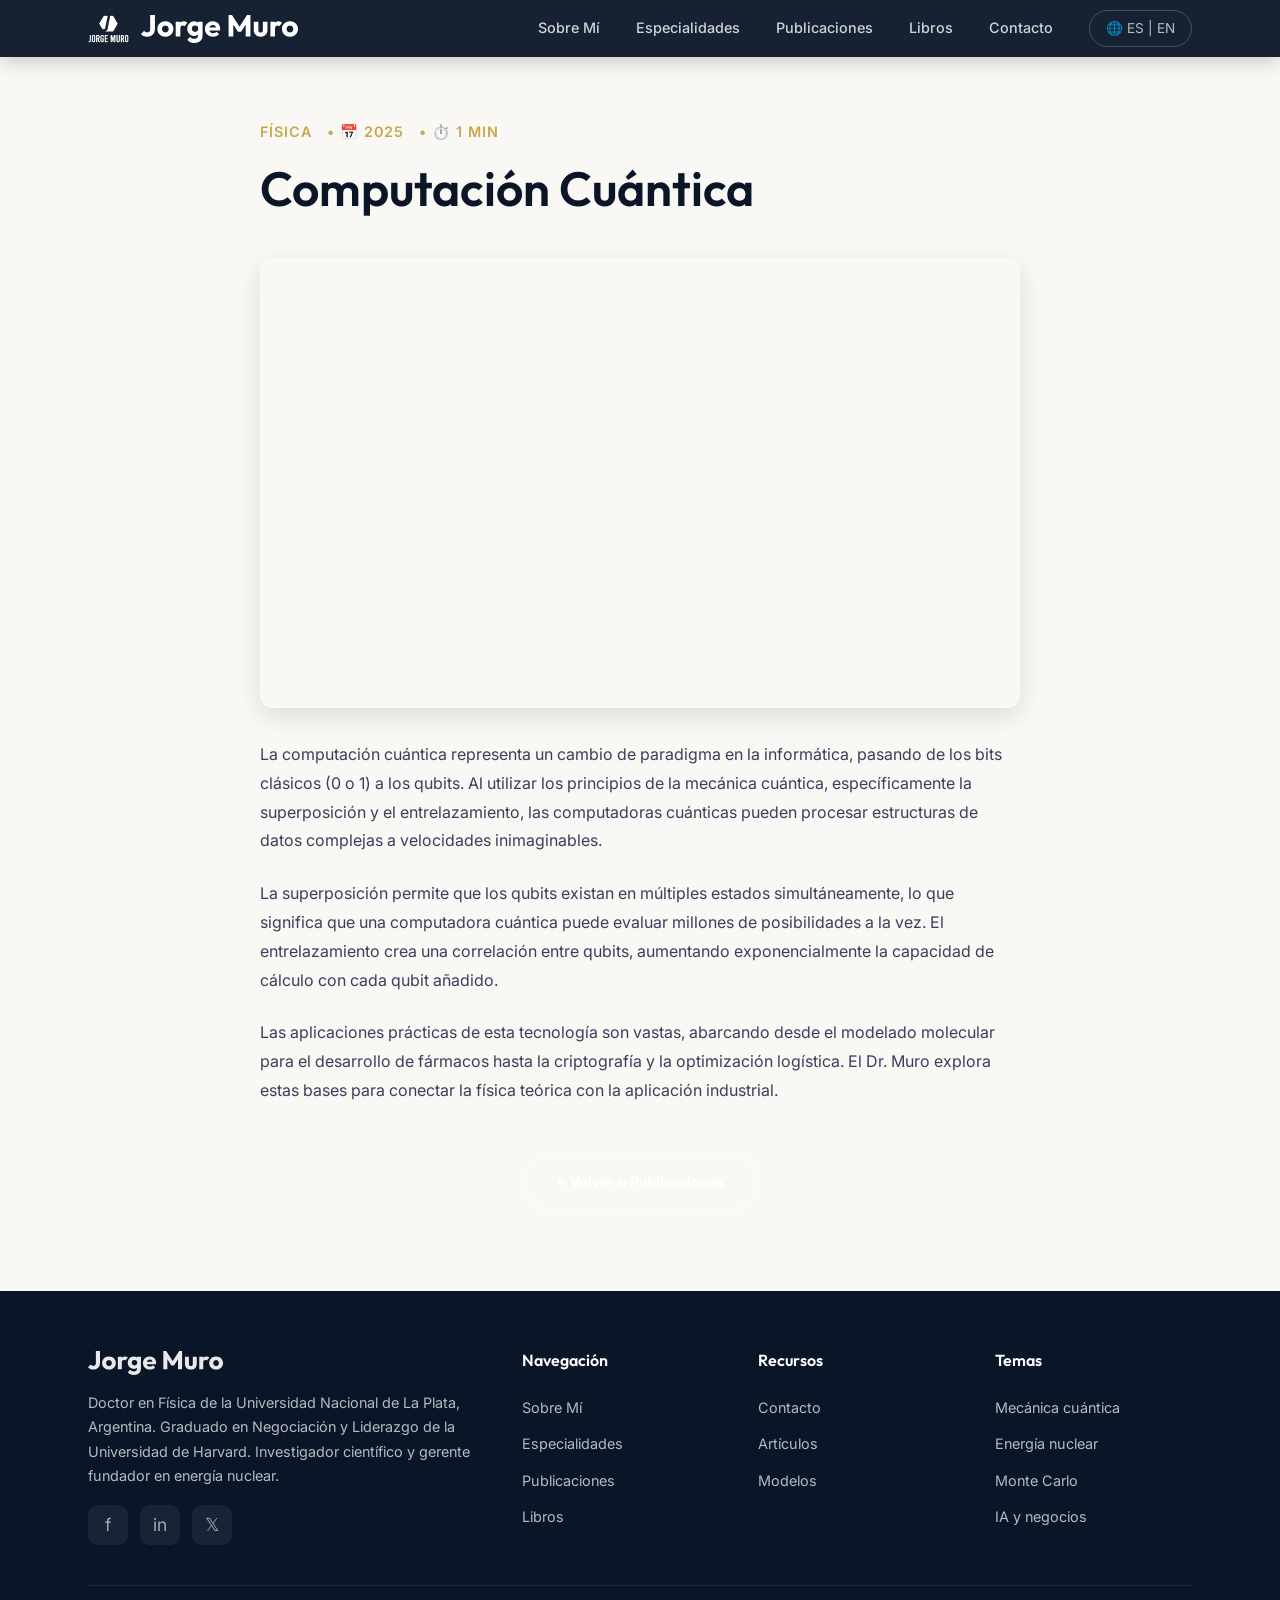
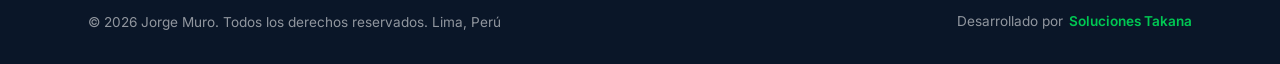
<file: articulos/quantum-computing.html>
﻿<!DOCTYPE html>
<html lang="es">
<head>
  <!-- Google tag (gtag.js) -->
  <script async src="https://www.googletagmanager.com/gtag/js?id=G-SJXJT6BQH3"></script>
  <script>
    window.dataLayer = window.dataLayer || [];
    function gtag(){dataLayer.push(arguments);}
    gtag('js', new Date());

    gtag('config', 'G-SJXJT6BQH3');
  </script>

  <meta charset="UTF-8">
  <meta name="viewport" content="width=device-width, initial-scale=1.0">
  <title>Computación Cuántica | Dr. Jorge Muro</title>
  <meta name="description" content="El Dr. Jorge Muro explora la intersección de la mecánica cuántica y la computación, cubriendo los fundamentos y las aplicaciones prácticas que están transformando la tecnología moderna.">
  <link rel="canonical" href="https://www.jorgemuro.net/articulos/quantum-computing.html">
  <link rel="alternate" hreflang="es" href="https://www.jorgemuro.net/articulos/quantum-computing.html?lang=es">
  <link rel="alternate" hreflang="en" href="https://www.jorgemuro.net/articulos/quantum-computing.html?lang=en">
  <!-- Fonts -->
  <link rel="preconnect" href="https://fonts.googleapis.com">
  <link rel="preconnect" href="https://fonts.gstatic.com" crossorigin>
  <link href="https://fonts.googleapis.com/css2?family=Inter:wght@400;500;600&family=Outfit:wght@400;600;700&display=swap" rel="stylesheet" media="print" onload="this.media='all'">
  <style>
/* ============================================
   Jorge Muro - Modern Academic Landing Page
   Design System & Core Styles
   ============================================ */

/* ---- CSS Custom Properties ---- */
:root {
  /* Color Palette - Navy / Gold / Cream */
  --navy-900: #0a1628;
  --navy-800: #0f2140;
  --navy-700: #1a3158;
  --navy-600: #1d3557;
  --navy-500: #264d73;
  --navy-400: #457b9d;
  --navy-300: #6b9dbd;
  
  --gold-500: #c9a84c;
  --gold-400: #d4b86a;
  --gold-300: #e0c988;
  --gold-200: #f0dfa8;
  
  --cream-100: #faf8f5;
  --cream-200: #f5f0e8;
  --cream-300: #ede5d5;
  
  --white: #ffffff;
  --text-dark: #1a1a2e;
  --text-body: #3d3d5c;
  --text-muted: #6b6b8a;
  --text-light: #a3a3c2;
  
  --accent-red: #e63946;
  --accent-teal: #2ec4b6;
  
  /* Typography */
  --font-heading: 'Outfit', sans-serif;
  --font-body: 'Inter', sans-serif;
  
  /* Spacing */
  --section-pad: clamp(4rem, 8vw, 8rem);
  --container-max: 1200px;
  
  /* Transitions */
  --ease-out: cubic-bezier(0.25, 0.46, 0.45, 0.94);
  --ease-spring: cubic-bezier(0.34, 1.56, 0.64, 1);
  
  /* Shadows */
  --shadow-sm: 0 2px 8px rgba(10, 22, 40, 0.08);
  --shadow-md: 0 8px 24px rgba(10, 22, 40, 0.12);
  --shadow-lg: 0 16px 48px rgba(10, 22, 40, 0.16);
  --shadow-xl: 0 24px 64px rgba(10, 22, 40, 0.2);
  --shadow-glow: 0 0 40px rgba(201, 168, 76, 0.15);
  
  /* Border Radius */
  --radius-sm: 8px;
  --radius-md: 12px;
  --radius-lg: 20px;
  --radius-xl: 32px;
}

/* ---- Reset & Base ---- */
*, *::before, *::after {
  margin: 0;
  padding: 0;
  box-sizing: border-box;
}

html {
  scroll-behavior: smooth;
  scroll-padding-top: 80px;
  font-size: 16px;
}

body {
  font-family: var(--font-body);
  color: var(--text-body);
  background: var(--cream-100);
  line-height: 1.7;
  overflow-x: hidden;
  -webkit-font-smoothing: antialiased;
  -moz-osx-font-smoothing: grayscale;
}

img {
  max-width: 100%;
  height: auto;
  display: block;
}

a {
  text-decoration: none;
  color: inherit;
  transition: color 0.3s var(--ease-out);
}

/* Skip to content - Accessibility */
.skip-to-content {
  position: absolute;
  top: -100%;
  left: 16px;
  background: var(--gold-500);
  color: var(--navy-900);
  padding: 12px 24px;
  border-radius: 0 0 var(--radius-sm) var(--radius-sm);
  font-family: var(--font-heading);
  font-weight: 600;
  font-size: 0.9rem;
  z-index: 10000;
  transition: top 0.3s;
}

.skip-to-content:focus {
  top: 0;
}

/* Focus visible for keyboard navigation */
a:focus-visible,
button:focus-visible,
input:focus-visible,
textarea:focus-visible {
  outline: 2px solid var(--gold-500);
  outline-offset: 2px;
}

ul, ol { list-style: none; }

/* ---- Typography ---- */
h1, h2, h3, h4, h5, h6 {
  font-family: var(--font-heading);
  font-weight: 600;
  line-height: 1.2;
  color: var(--text-dark);
}

h1 { font-size: clamp(2.5rem, 5vw, 4rem); }
h2 { font-size: clamp(2rem, 4vw, 3rem); }
h3 { font-size: clamp(1.5rem, 3vw, 2rem); }
h4 { font-size: clamp(1.2rem, 2vw, 1.5rem); }

p {
  font-size: clamp(1rem, 1.1vw, 1.125rem);
  line-height: 1.8;
}

.text-gradient {
  background: linear-gradient(135deg, var(--gold-500), var(--gold-300));
  -webkit-background-clip: text;
  -webkit-text-fill-color: transparent;
  background-clip: text;
}

.section-label {
  font-family: var(--font-heading);
  font-size: 0.85rem;
  font-weight: 600;
  text-transform: uppercase;
  letter-spacing: 3px;
  color: var(--gold-500);
  display: inline-flex;
  align-items: center;
  gap: 12px;
  margin-bottom: 1rem;
}

.section-label::before {
  content: '';
  display: inline-block;
  width: 32px;
  height: 2px;
  background: var(--gold-500);
}

/* ---- Container ---- */
.container {
  max-width: var(--container-max);
  margin: 0 auto;
  padding: 0 clamp(1.5rem, 4vw, 3rem);
}

/* ---- Buttons ---- */
.btn {
  display: inline-flex;
  align-items: center;
  gap: 8px;
  padding: 14px 32px;
  font-family: var(--font-heading);
  font-size: 0.95rem;
  font-weight: 600;
  border-radius: 50px;
  border: none;
  cursor: pointer;
  transition: all 0.4s var(--ease-out);
  position: relative;
  overflow: hidden;
}

.btn::after {
  content: '';
  position: absolute;
  inset: 0;
  background: linear-gradient(135deg, rgba(255,255,255,0.1), transparent);
  opacity: 0;
  transition: opacity 0.4s;
}

.btn:hover::after { opacity: 1; }

.btn-primary {
  background: linear-gradient(135deg, var(--gold-500), var(--gold-400));
  color: var(--navy-900);
  box-shadow: 0 4px 16px rgba(201, 168, 76, 0.3);
}

.btn-primary:hover {
  transform: translateY(-2px);
  box-shadow: 0 8px 24px rgba(201, 168, 76, 0.4);
}

.btn-secondary {
  background: transparent;
  color: var(--white);
  border: 2px solid rgba(255, 255, 255, 0.3);
}

.btn-secondary:hover {
  border-color: var(--gold-400);
  color: var(--gold-400);
  transform: translateY(-2px);
}

.btn-outline {
  background: transparent;
  color: var(--navy-600);
  border: 2px solid var(--navy-600);
}

.btn-outline:hover {
  background: var(--navy-600);
  color: var(--white);
  transform: translateY(-2px);
}

.btn-sm {
  padding: 8px 20px;
  font-size: 0.85rem;
}

/* ---- Navigation ---- */
.navbar {
  position: fixed;
  top: 0;
  left: 0;
  right: 0;
  z-index: 1000;
  padding: 16px 0;
  transition: all 0.4s var(--ease-out);
  background: transparent;
}

.navbar.scrolled {
  background: rgba(10, 22, 40, 0.95);
  backdrop-filter: blur(20px);
  -webkit-backdrop-filter: blur(20px);
  padding: 10px 0;
  box-shadow: 0 4px 20px rgba(0,0,0,0.2);
}

.nav-inner {
  display: flex;
  align-items: center;
  justify-content: space-between;
  max-width: var(--container-max);
  margin: 0 auto;
  padding: 0 clamp(1.5rem, 4vw, 3rem);
}

.nav-logo {
  display: flex;
  align-items: center;
  gap: 12px;
}

.nav-logo-svg {
  height: 28px;
  width: auto;
  filter: brightness(0) invert(1);
  transition: opacity 0.3s;
}

.nav-logo-icon-img {
  height: 32px;
  width: auto;
  filter: brightness(0) invert(1);
  transition: opacity 0.3s;
}

.nav-logo-svg:hover {
  opacity: 0.85;
}

.nav-logo-icon {
  width: 44px;
  height: 44px;
  background: linear-gradient(135deg, var(--gold-500), var(--gold-300));
  border-radius: 12px;
  display: flex;
  align-items: center;
  justify-content: center;
  font-family: var(--font-heading);
  font-weight: 700;
  font-size: 1.2rem;
  color: var(--navy-900);
}

.nav-logo-text {
  font-family: var(--font-heading);
  font-weight: 600;
  font-size: 1.15rem;
  color: var(--white);
  letter-spacing: 0.5px;
}

.nav-links {
  display: flex;
  align-items: center;
  gap: 36px;
}

.nav-links a {
  font-family: var(--font-body);
  font-size: 0.9rem;
  font-weight: 500;
  color: rgba(255, 255, 255, 0.8);
  position: relative;
  padding: 4px 0;
}

.nav-links a::after {
  content: '';
  position: absolute;
  bottom: -2px;
  left: 0;
  width: 0;
  height: 2px;
  background: var(--gold-500);
  transition: width 0.3s var(--ease-out);
}

.nav-links a:hover { color: var(--white); }
.nav-links a:hover::after { width: 100%; }

.nav-lang {
  display: flex;
  align-items: center;
  gap: 8px;
  padding: 6px 16px;
  border-radius: 50px;
  border: 1px solid rgba(255,255,255,0.2);
  font-size: 0.85rem;
  color: rgba(255,255,255,0.7);
  cursor: pointer;
  transition: all 0.3s;
}

.nav-lang:hover {
  border-color: var(--gold-400);
  color: var(--gold-400);
}

.hamburger {
  display: none;
  flex-direction: column;
  gap: 5px;
  cursor: pointer;
  z-index: 1001;
  padding: 4px;
}

.hamburger span {
  width: 28px;
  height: 2px;
  background: var(--white);
  transition: all 0.3s var(--ease-out);
  border-radius: 2px;
}

.hamburger.active span:nth-child(1) {
  transform: rotate(45deg) translate(5px, 5px);
}
.hamburger.active span:nth-child(2) { opacity: 0; }
.hamburger.active span:nth-child(3) {
  transform: rotate(-45deg) translate(5px, -5px);
}

/* ---- Hero Section ---- */
.hero {
  position: relative;
  min-height: 100vh;
  display: flex;
  align-items: center;
  background: var(--navy-900);
  overflow: hidden;
}

.hero-bg {
  position: absolute;
  inset: 0;
  z-index: 1;
}

.hero-bg img {
  width: 100%;
  height: 100%;
  object-fit: cover;
  opacity: 0.3;
}

.hero-bg::after {
  content: '';
  position: absolute;
  inset: 0;
  background: linear-gradient(
    135deg, 
    rgba(10, 22, 40, 0.95) 0%, 
    rgba(10, 22, 40, 0.7) 50%,
    rgba(26, 49, 88, 0.8) 100%
  );
}

/* Animated particles */
.hero-particles {
  position: absolute;
  inset: 0;
  z-index: 2;
  overflow: hidden;
}

.particle {
  position: absolute;
  width: 3px;
  height: 3px;
  background: var(--gold-500);
  border-radius: 50%;
  opacity: 0;
  animation: float-particle 8s infinite;
}

@keyframes float-particle {
  0% { opacity: 0; transform: translateY(100vh) scale(0); }
  10% { opacity: 0.6; }
  90% { opacity: 0.6; }
  100% { opacity: 0; transform: translateY(-100px) scale(1); }
}

.hero-content {
  position: relative;
  z-index: 3;
  display: grid;
  grid-template-columns: 1fr 1fr;
  gap: clamp(2rem, 5vw, 5rem);
  align-items: center;
  padding-top: 100px;
  padding-bottom: 60px;
}

.hero-text {
  animation: fadeSlideUp 1s var(--ease-out) 0.3s both;
}

.hero-subtitle {
  font-family: var(--font-heading);
  font-size: 0.9rem;
  font-weight: 600;
  text-transform: uppercase;
  letter-spacing: 4px;
  color: var(--gold-500);
  margin-bottom: 1.5rem;
  display: flex;
  align-items: center;
  gap: 12px;
}

.hero-subtitle::before {
  content: '';
  width: 40px;
  height: 2px;
  background: var(--gold-500);
}

.hero-title {
  color: var(--white);
  font-size: clamp(2.8rem, 5.5vw, 4.5rem);
  line-height: 1.1;
  margin-bottom: 1.5rem;
  font-weight: 600;
}

.hero-title .highlight {
  background: linear-gradient(135deg, var(--gold-500), var(--gold-300));
  -webkit-background-clip: text;
  -webkit-text-fill-color: transparent;
  background-clip: text;
}

.hero-description {
  color: rgba(255, 255, 255, 0.7);
  font-size: 1.15rem;
  line-height: 1.8;
  margin-bottom: 2rem;
  max-width: 520px;
}

.hero-ctas {
  display: flex;
  gap: 16px;
  flex-wrap: wrap;
}

.hero-stats {
  display: flex;
  gap: 40px;
  margin-top: 3rem;
  padding-top: 2rem;
  border-top: 1px solid rgba(255,255,255,0.1);
}

.hero-stat-number {
  font-family: var(--font-heading);
  font-size: 2.5rem;
  font-weight: 600;
  color: var(--gold-500);
  line-height: 1;
}

.hero-stat-label {
  font-size: 0.85rem;
  color: rgba(255,255,255,0.5);
  margin-top: 4px;
  text-transform: uppercase;
  letter-spacing: 1px;
}

.hero-image {
  position: relative;
  animation: fadeSlideUp 1s var(--ease-out) 0.6s both;
  max-width: 420px;
  margin-left: auto;
}

.hero-image-wrapper {
  position: relative;
  overflow: hidden;
}

.hero-image-wrapper::before {
  display: none;
}

.hero-image-wrapper::after {
  display: none;
}

.hero-image-wrapper img {
  display: block;
  width: 100%;
  height: auto;
  aspect-ratio: 3/4;
  object-fit: cover;
  object-position: center top;
  mix-blend-mode: lighten;
}

.hero-badge {
  position: absolute;
  bottom: -20px;
  right: -20px;
  background: linear-gradient(135deg, var(--gold-500), var(--gold-400));
  color: var(--navy-900);
  padding: 16px 24px;
  border-radius: var(--radius-md);
  box-shadow: var(--shadow-lg);
  text-align: center;
  animation: fadeSlideUp 1s var(--ease-out) 1s both;
}

.hero-badge-icon {
  font-size: 1.5rem;
  margin-bottom: 4px;
}

.hero-badge-text {
  font-family: var(--font-heading);
  font-weight: 600;
  font-size: 0.85rem;
  line-height: 1.3;
}

/* Scroll indicator */
.scroll-indicator {
  position: absolute;
  bottom: 30px;
  left: 50%;
  transform: translateX(-50%);
  z-index: 3;
  display: flex;
  flex-direction: column;
  align-items: center;
  gap: 8px;
  color: rgba(255,255,255,0.4);
  font-size: 0.75rem;
  letter-spacing: 2px;
  text-transform: uppercase;
  animation: bounce 2s infinite;
}

.scroll-indicator .arrow {
  width: 24px;
  height: 24px;
  border-right: 2px solid rgba(255,255,255,0.4);
  border-bottom: 2px solid rgba(255,255,255,0.4);
  transform: rotate(45deg);
}

@keyframes bounce {
  0%, 20%, 50%, 80%, 100% { transform: translateX(-50%) translateY(0); }
  40% { transform: translateX(-50%) translateY(-10px); }
  60% { transform: translateX(-50%) translateY(-5px); }
}

/* ---- About Section ---- */

  </style>
  <link rel="stylesheet" href="../index.css" media="print" onload="this.media='all'">
  <style>
    .article-page {
      padding: 120px 0 80px 0;
      background: var(--cream-100);
      min-height: 80vh;
    }
    .article-container {
      max-width: 800px;
      margin: 0 auto;
      padding: 0 20px;
    }
    .article-header {
      margin-bottom: 2.5rem;
    }
    .article-title {
      font-size: clamp(2rem, 4vw, 3rem);
      color: var(--navy-900);
      line-height: 1.2;
      margin-top: 1rem;
    }
    .article-meta {
      display: flex;
      gap: 15px;
      color: var(--gold-500);
      font-weight: 600;
      font-size: 0.9rem;
      text-transform: uppercase;
      letter-spacing: 1px;
    }
    .article-media {
      margin: 2rem 0;
      border-radius: var(--radius-md);
      overflow: hidden;
      box-shadow: var(--shadow-md);
    }
    .article-media iframe {
      width: 100%;
      height: 450px;
      border: none;
      display: block;
    }
    .article-content {
      font-size: 1.1rem;
      line-height: 1.8;
      color: var(--text-body);
    }
    .article-content p {
      margin-bottom: 1.5rem;
    }
    .back-btn-container {
      margin-top: 3rem;
      text-align: center;
    }
  </style>
</head>
<body>
  <!-- Skip to content -->
  <a href="#main-content" class="skip-to-content">Saltar al contenido</a>

  <!-- ====== NAVIGATION ====== -->
  <nav class="navbar scrolled" id="navbar" aria-label="Navegación principal">
    <div class="nav-inner">
      <a href="../" class="nav-logo">
        <img src="../images/logo.webp" alt="Logo Dr. Jorge Muro" class="nav-logo-icon-img" width="32" height="32">
        <img src="../images/logo.svg" alt="Jorge Muro" class="nav-logo-svg" width="160" height="28">
      </a>
      
      <div class="nav-links" id="navLinks">
        <a href="../#about">Sobre Mí</a>
        <a href="../#expertise">Especialidades</a>
        <a href="../#publications">Publicaciones</a>
        <a href="../#books">Libros</a>
        <a href="../#contact">Contacto</a>
        <div class="nav-lang" id="langToggle" title="Cambiar a Inglés">
          🌐 ES | EN
        </div>
      </div>
    </div>
  </nav>

  <main class="article-page" id="main-content">
    <article class="article-container">
      <header class="article-header">
        <div class="article-meta">
          <span class="lang-es">Física</span>
          <span class="lang-en">Physics</span>
          <span>• 📅 2025</span>
          <span>• ⏱️ 1 min</span>
        </div>
        <h1 class="article-title">
          <span class="lang-es">Computación Cuántica</span>
          <span class="lang-en">Quantum Computing</span>
        </h1>
      </header>

      <div class="article-media">
        <iframe src="https://www.youtube.com/embed/wt_99tXFWPM?rel=0" 
                allow="accelerometer; autoplay; clipboard-write; encrypted-media; gyroscope; picture-in-picture" 
                allowfullscreen></iframe>
      </div>

      <div class="article-content">
        <div class="lang-es">
          <p>La computación cuántica representa un cambio de paradigma en la informática, pasando de los bits clásicos (0 o 1) a los qubits. Al utilizar los principios de la mecánica cuántica, específicamente la superposición y el entrelazamiento, las computadoras cuánticas pueden procesar estructuras de datos complejas a velocidades inimaginables.</p>
          <p>La superposición permite que los qubits existan en múltiples estados simultáneamente, lo que significa que una computadora cuántica puede evaluar millones de posibilidades a la vez. El entrelazamiento crea una correlación entre qubits, aumentando exponencialmente la capacidad de cálculo con cada qubit añadido.</p>
          <p>Las aplicaciones prácticas de esta tecnología son vastas, abarcando desde el modelado molecular para el desarrollo de fármacos hasta la criptografía y la optimización logística. El Dr. Muro explora estas bases para conectar la física teórica con la aplicación industrial.</p>
        </div>
        <div class="lang-en">
          <p>Quantum computing represents a paradigm shift in computer science, transitioning from classical bits (0 or 1) to quantum bits or qubits. By utilizing the principles of quantum mechanics, specifically superposition and entanglement, quantum computers can process complex data structures at speeds unimaginable with classical supercomputers.</p>
          <p>Superposition allows qubits to exist in multiple states simultaneously, meaning a quantum computer can evaluate millions of possibilities at once. Entanglement creates a correlation between qubits, so the state of one qubit instantaneously influences another, exponentially increasing processing power with every added qubit.</p>
          <p>The practical applications of this technology are vast, ranging from molecular modeling for drug discovery to cryptography, financial risk analysis, and solving complex logistical optimizations. Dr. Muro explores these foundations to bridge the gap between theoretical physics and industrial implementation.</p>
        </div>
      </div>

      <div class="back-btn-container">
        <a href="../#publications" class="btn btn-secondary" style="text-decoration: none;">
          <span class="lang-es">← Volver a Publicaciones</span>
          <span class="lang-en">← Back to Publications</span>
        </a>
      </div>
    </article>
  </main>

  <!-- ====== FOOTER ====== -->
  <footer class="footer">
    <div class="container">
      <div class="footer-grid">
        <div class="footer-about">
          <div class="nav-logo">
            <img src="/images/logo.svg" alt="Jorge Muro" class="nav-logo-svg" width="160" height="28">
          </div>
          <p><span class="lang-es">Doctor en Física de la Universidad Nacional de La Plata, Argentina. Graduado en Negociación y Liderazgo de la Universidad de Harvard. Investigador científico y gerente fundador en energía nuclear.</span><span class="lang-en">Doctor in Physics from the National University of La Plata, Argentina. Graduate in Negotiation &amp; Leadership from Harvard University. Scientific researcher and founding manager in nuclear energy.</span></p>
          <div class="footer-social">
            <a href="https://www.facebook.com/DrJorgeMuro/" title="Facebook" aria-label="Facebook" target="_blank"
              rel="noopener noreferrer">f</a>
            <a href="https://www.linkedin.com/in/jorgemuroarbulu/" title="LinkedIn" aria-label="LinkedIn"
              target="_blank" rel="noopener noreferrer">in</a>
            <a href="https://x.com/decisionmaking" title="X (Twitter)" aria-label="X (Twitter)" target="_blank"
              rel="noopener noreferrer">𝕏</a>
          </div>
        </div>

        <div>
          <h4><span class="lang-es">Navegación</span><span class="lang-en">Navigation</span></h4>
          <div class="footer-links">
            <a class="lang-es" href="/?lang=es#about">Sobre Mí</a>
            <a class="lang-en" href="/?lang=en#about">About</a>
            <a class="lang-es" href="/?lang=es#expertise">Especialidades</a>
            <a class="lang-en" href="/?lang=en#expertise">Expertise</a>
            <a class="lang-es" href="/?lang=es#publications">Publicaciones</a>
            <a class="lang-en" href="/?lang=en#publications">Publications</a>
            <a class="lang-es" href="/?lang=es#books">Libros</a>
            <a class="lang-en" href="/?lang=en#books">Books</a>
          </div>
        </div>

        <div>
          <h4><span class="lang-es">Recursos</span><span class="lang-en">Resources</span></h4>
          <div class="footer-links">
            <a class="lang-es" href="/?lang=es#contact">Contacto</a>
            <a class="lang-en" href="/?lang=en#contact">Contact</a>
            <a class="lang-es" href="/?lang=es#publications">Artículos</a>
            <a class="lang-en" href="/?lang=en#publications">Articles</a>
            <a class="lang-es" href="/modelos">Modelos</a>
            <a class="lang-en" href="/models">Models</a>
          </div>
        </div>

        <div>
          <h4><span class="lang-es">Temas</span><span class="lang-en">Topics</span></h4>
          <div class="footer-links">
            <a class="lang-es" href="/?lang=es#expertise">Mecánica cuántica</a>
            <a class="lang-en" href="/?lang=en#expertise">Quantum Mechanics</a>
            <a class="lang-es" href="/?lang=es#expertise">Energía nuclear</a>
            <a class="lang-en" href="/?lang=en#expertise">Nuclear Energy</a>
            <a class="lang-es" href="/?lang=es#expertise">Monte Carlo</a>
            <a class="lang-en" href="/?lang=en#expertise">Monte Carlo</a>
            <a class="lang-es" href="/?lang=es#expertise">IA y negocios</a>
            <a class="lang-en" href="/?lang=en#expertise">AI &amp; Business</a>
          </div>
        </div>
      </div>

      <div class="footer-bottom">
        <p><span class="lang-es">© 2026 Jorge Muro. Todos los derechos reservados. Lima, Perú</span><span class="lang-en">© 2026 Jorge Muro. All rights reserved. Lima, Peru</span></p>
        <div class="footer-credit">
          <span><span class="lang-es">Desarrollado por</span><span class="lang-en">Developed by</span></span>
          <a href="https://solucionestakana.space" target="_blank" rel="noopener noreferrer" class="footer-credit-link brand-green"
            title="Soluciones Takana">Soluciones Takana</a>
        </div>
      </div>
    </div>
  </footer>

  <script>
    document.addEventListener('DOMContentLoaded', () => {
      let currentLang = 'es';
      const langToggle = document.getElementById('langToggle');

      const updateUI = () => {
        langToggle.textContent = currentLang === 'en' ? '🌐 EN | ES' : '🌐 ES | EN';
        langToggle.setAttribute('title', currentLang === 'en' ? 'Cambiar a Español' : 'Change to English');
        document.documentElement.lang = currentLang;
      };

      langToggle.addEventListener('click', () => {
        currentLang = currentLang === 'en' ? 'es' : 'en';
        updateUI();
        const newUrl = `${window.location.protocol}//${window.location.host}${window.location.pathname}?lang=${currentLang}`;
        window.history.pushState({ path: newUrl }, '', newUrl);
      });

      const urlParams = new URLSearchParams(window.location.search);
      const langParam = urlParams.get('lang');
      if (langParam === 'es' || langParam === 'en') {
        currentLang = langParam;
      }
      updateUI();
    });
  </script>
</body>
</html>
</file>
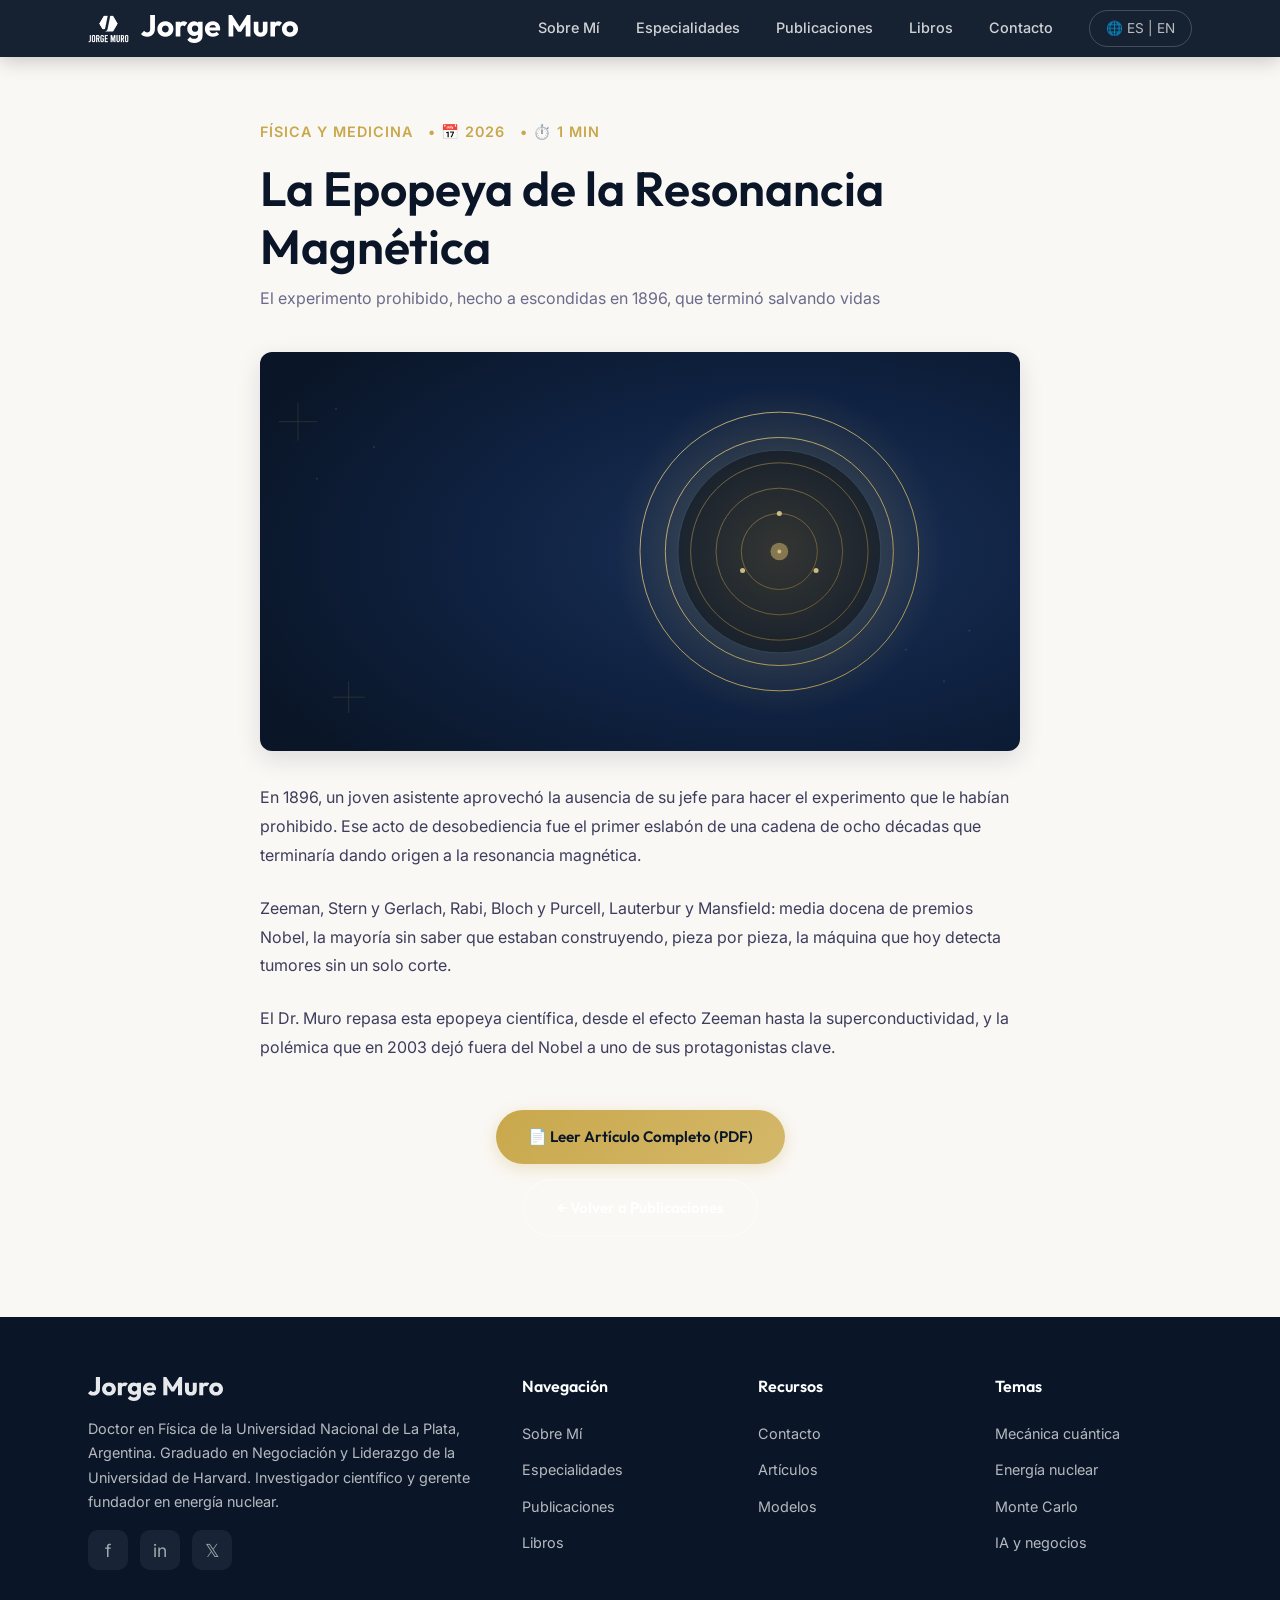
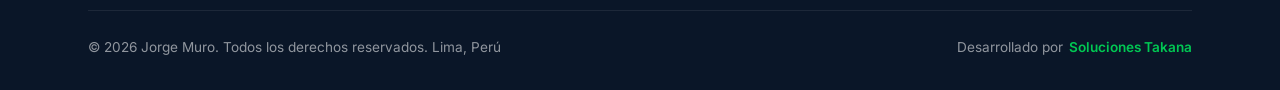
<file: articulos/resonancia-magnetica.html>
﻿<!DOCTYPE html>
<html lang="es">
<head>
  <!-- Google tag (gtag.js) -->
  <script async src="https://www.googletagmanager.com/gtag/js?id=G-SJXJT6BQH3"></script>
  <script>
    window.dataLayer = window.dataLayer || [];
    function gtag(){dataLayer.push(arguments);}
    gtag('js', new Date());

    gtag('config', 'G-SJXJT6BQH3');
  </script>

  <meta charset="UTF-8">
  <meta name="viewport" content="width=device-width, initial-scale=1.0">
  <title>La Epopeya de la Resonancia Magnética | Dr. Jorge Muro</title>
  <meta name="description" content="Ocho décadas y seis premios Nobel: la historia del experimento prohibido de 1896 que, encadenado a otros hallazgos casuales, terminó dando origen a la resonancia magnética.">
  <link rel="canonical" href="https://www.jorgemuro.net/articulos/resonancia-magnetica.html">
  <link rel="alternate" hreflang="es" href="https://www.jorgemuro.net/articulos/resonancia-magnetica.html?lang=es">
  <link rel="alternate" hreflang="en" href="https://www.jorgemuro.net/articulos/resonancia-magnetica.html?lang=en">
  <!-- Fonts -->
  <link rel="preconnect" href="https://fonts.googleapis.com">
  <link rel="preconnect" href="https://fonts.gstatic.com" crossorigin>
  <link href="https://fonts.googleapis.com/css2?family=Inter:wght@400;500;600&family=Outfit:wght@400;600;700&display=swap" rel="stylesheet" media="print" onload="this.media='all'">
  <style>
/* ============================================
   Jorge Muro - Modern Academic Landing Page
   Design System & Core Styles
   ============================================ */

/* ---- CSS Custom Properties ---- */
:root {
  /* Color Palette - Navy / Gold / Cream */
  --navy-900: #0a1628;
  --navy-800: #0f2140;
  --navy-700: #1a3158;
  --navy-600: #1d3557;
  --navy-500: #264d73;
  --navy-400: #457b9d;
  --navy-300: #6b9dbd;
  
  --gold-500: #c9a84c;
  --gold-400: #d4b86a;
  --gold-300: #e0c988;
  --gold-200: #f0dfa8;
  
  --cream-100: #faf8f5;
  --cream-200: #f5f0e8;
  --cream-300: #ede5d5;
  
  --white: #ffffff;
  --text-dark: #1a1a2e;
  --text-body: #3d3d5c;
  --text-muted: #6b6b8a;
  --text-light: #a3a3c2;
  
  --accent-red: #e63946;
  --accent-teal: #2ec4b6;
  
  /* Typography */
  --font-heading: 'Outfit', sans-serif;
  --font-body: 'Inter', sans-serif;
  
  /* Spacing */
  --section-pad: clamp(4rem, 8vw, 8rem);
  --container-max: 1200px;
  
  /* Transitions */
  --ease-out: cubic-bezier(0.25, 0.46, 0.45, 0.94);
  --ease-spring: cubic-bezier(0.34, 1.56, 0.64, 1);
  
  /* Shadows */
  --shadow-sm: 0 2px 8px rgba(10, 22, 40, 0.08);
  --shadow-md: 0 8px 24px rgba(10, 22, 40, 0.12);
  --shadow-lg: 0 16px 48px rgba(10, 22, 40, 0.16);
  --shadow-xl: 0 24px 64px rgba(10, 22, 40, 0.2);
  --shadow-glow: 0 0 40px rgba(201, 168, 76, 0.15);
  
  /* Border Radius */
  --radius-sm: 8px;
  --radius-md: 12px;
  --radius-lg: 20px;
  --radius-xl: 32px;
}

/* ---- Reset & Base ---- */
*, *::before, *::after {
  margin: 0;
  padding: 0;
  box-sizing: border-box;
}

html {
  scroll-behavior: smooth;
  scroll-padding-top: 80px;
  font-size: 16px;
}

body {
  font-family: var(--font-body);
  color: var(--text-body);
  background: var(--cream-100);
  line-height: 1.7;
  overflow-x: hidden;
  -webkit-font-smoothing: antialiased;
  -moz-osx-font-smoothing: grayscale;
}

img {
  max-width: 100%;
  height: auto;
  display: block;
}

a {
  text-decoration: none;
  color: inherit;
  transition: color 0.3s var(--ease-out);
}

/* Skip to content - Accessibility */
.skip-to-content {
  position: absolute;
  top: -100%;
  left: 16px;
  background: var(--gold-500);
  color: var(--navy-900);
  padding: 12px 24px;
  border-radius: 0 0 var(--radius-sm) var(--radius-sm);
  font-family: var(--font-heading);
  font-weight: 600;
  font-size: 0.9rem;
  z-index: 10000;
  transition: top 0.3s;
}

.skip-to-content:focus {
  top: 0;
}

/* Focus visible for keyboard navigation */
a:focus-visible,
button:focus-visible,
input:focus-visible,
textarea:focus-visible {
  outline: 2px solid var(--gold-500);
  outline-offset: 2px;
}

ul, ol { list-style: none; }

/* ---- Typography ---- */
h1, h2, h3, h4, h5, h6 {
  font-family: var(--font-heading);
  font-weight: 600;
  line-height: 1.2;
  color: var(--text-dark);
}

h1 { font-size: clamp(2.5rem, 5vw, 4rem); }
h2 { font-size: clamp(2rem, 4vw, 3rem); }
h3 { font-size: clamp(1.5rem, 3vw, 2rem); }
h4 { font-size: clamp(1.2rem, 2vw, 1.5rem); }

p {
  font-size: clamp(1rem, 1.1vw, 1.125rem);
  line-height: 1.8;
}

.text-gradient {
  background: linear-gradient(135deg, var(--gold-500), var(--gold-300));
  -webkit-background-clip: text;
  -webkit-text-fill-color: transparent;
  background-clip: text;
}

.section-label {
  font-family: var(--font-heading);
  font-size: 0.85rem;
  font-weight: 600;
  text-transform: uppercase;
  letter-spacing: 3px;
  color: var(--gold-500);
  display: inline-flex;
  align-items: center;
  gap: 12px;
  margin-bottom: 1rem;
}

.section-label::before {
  content: '';
  display: inline-block;
  width: 32px;
  height: 2px;
  background: var(--gold-500);
}

/* ---- Container ---- */
.container {
  max-width: var(--container-max);
  margin: 0 auto;
  padding: 0 clamp(1.5rem, 4vw, 3rem);
}

/* ---- Buttons ---- */
.btn {
  display: inline-flex;
  align-items: center;
  gap: 8px;
  padding: 14px 32px;
  font-family: var(--font-heading);
  font-size: 0.95rem;
  font-weight: 600;
  border-radius: 50px;
  border: none;
  cursor: pointer;
  transition: all 0.4s var(--ease-out);
  position: relative;
  overflow: hidden;
}

.btn::after {
  content: '';
  position: absolute;
  inset: 0;
  background: linear-gradient(135deg, rgba(255,255,255,0.1), transparent);
  opacity: 0;
  transition: opacity 0.4s;
}

.btn:hover::after { opacity: 1; }

.btn-primary {
  background: linear-gradient(135deg, var(--gold-500), var(--gold-400));
  color: var(--navy-900);
  box-shadow: 0 4px 16px rgba(201, 168, 76, 0.3);
}

.btn-primary:hover {
  transform: translateY(-2px);
  box-shadow: 0 8px 24px rgba(201, 168, 76, 0.4);
}

.btn-secondary {
  background: transparent;
  color: var(--white);
  border: 2px solid rgba(255, 255, 255, 0.3);
}

.btn-secondary:hover {
  border-color: var(--gold-400);
  color: var(--gold-400);
  transform: translateY(-2px);
}

.btn-outline {
  background: transparent;
  color: var(--navy-600);
  border: 2px solid var(--navy-600);
}

.btn-outline:hover {
  background: var(--navy-600);
  color: var(--white);
  transform: translateY(-2px);
}

.btn-sm {
  padding: 8px 20px;
  font-size: 0.85rem;
}

/* ---- Navigation ---- */
.navbar {
  position: fixed;
  top: 0;
  left: 0;
  right: 0;
  z-index: 1000;
  padding: 16px 0;
  transition: all 0.4s var(--ease-out);
  background: transparent;
}

.navbar.scrolled {
  background: rgba(10, 22, 40, 0.95);
  backdrop-filter: blur(20px);
  -webkit-backdrop-filter: blur(20px);
  padding: 10px 0;
  box-shadow: 0 4px 20px rgba(0,0,0,0.2);
}

.nav-inner {
  display: flex;
  align-items: center;
  justify-content: space-between;
  max-width: var(--container-max);
  margin: 0 auto;
  padding: 0 clamp(1.5rem, 4vw, 3rem);
}

.nav-logo {
  display: flex;
  align-items: center;
  gap: 12px;
}

.nav-logo-svg {
  height: 28px;
  width: auto;
  filter: brightness(0) invert(1);
  transition: opacity 0.3s;
}

.nav-logo-icon-img {
  height: 32px;
  width: auto;
  filter: brightness(0) invert(1);
  transition: opacity 0.3s;
}

.nav-logo-svg:hover {
  opacity: 0.85;
}

.nav-logo-icon {
  width: 44px;
  height: 44px;
  background: linear-gradient(135deg, var(--gold-500), var(--gold-300));
  border-radius: 12px;
  display: flex;
  align-items: center;
  justify-content: center;
  font-family: var(--font-heading);
  font-weight: 700;
  font-size: 1.2rem;
  color: var(--navy-900);
}

.nav-logo-text {
  font-family: var(--font-heading);
  font-weight: 600;
  font-size: 1.15rem;
  color: var(--white);
  letter-spacing: 0.5px;
}

.nav-links {
  display: flex;
  align-items: center;
  gap: 36px;
}

.nav-links a {
  font-family: var(--font-body);
  font-size: 0.9rem;
  font-weight: 500;
  color: rgba(255, 255, 255, 0.8);
  position: relative;
  padding: 4px 0;
}

.nav-links a::after {
  content: '';
  position: absolute;
  bottom: -2px;
  left: 0;
  width: 0;
  height: 2px;
  background: var(--gold-500);
  transition: width 0.3s var(--ease-out);
}

.nav-links a:hover { color: var(--white); }
.nav-links a:hover::after { width: 100%; }

.nav-lang {
  display: flex;
  align-items: center;
  gap: 8px;
  padding: 6px 16px;
  border-radius: 50px;
  border: 1px solid rgba(255,255,255,0.2);
  font-size: 0.85rem;
  color: rgba(255,255,255,0.7);
  cursor: pointer;
  transition: all 0.3s;
}

.nav-lang:hover {
  border-color: var(--gold-400);
  color: var(--gold-400);
}

.hamburger {
  display: none;
  flex-direction: column;
  gap: 5px;
  cursor: pointer;
  z-index: 1001;
  padding: 4px;
}

.hamburger span {
  width: 28px;
  height: 2px;
  background: var(--white);
  transition: all 0.3s var(--ease-out);
  border-radius: 2px;
}

.hamburger.active span:nth-child(1) {
  transform: rotate(45deg) translate(5px, 5px);
}
.hamburger.active span:nth-child(2) { opacity: 0; }
.hamburger.active span:nth-child(3) {
  transform: rotate(-45deg) translate(5px, -5px);
}

/* ---- Hero Section ---- */
.hero {
  position: relative;
  min-height: 100vh;
  display: flex;
  align-items: center;
  background: var(--navy-900);
  overflow: hidden;
}

.hero-bg {
  position: absolute;
  inset: 0;
  z-index: 1;
}

.hero-bg img {
  width: 100%;
  height: 100%;
  object-fit: cover;
  opacity: 0.3;
}

.hero-bg::after {
  content: '';
  position: absolute;
  inset: 0;
  background: linear-gradient(
    135deg, 
    rgba(10, 22, 40, 0.95) 0%, 
    rgba(10, 22, 40, 0.7) 50%,
    rgba(26, 49, 88, 0.8) 100%
  );
}

/* Animated particles */
.hero-particles {
  position: absolute;
  inset: 0;
  z-index: 2;
  overflow: hidden;
}

.particle {
  position: absolute;
  width: 3px;
  height: 3px;
  background: var(--gold-500);
  border-radius: 50%;
  opacity: 0;
  animation: float-particle 8s infinite;
}

@keyframes float-particle {
  0% { opacity: 0; transform: translateY(100vh) scale(0); }
  10% { opacity: 0.6; }
  90% { opacity: 0.6; }
  100% { opacity: 0; transform: translateY(-100px) scale(1); }
}

.hero-content {
  position: relative;
  z-index: 3;
  display: grid;
  grid-template-columns: 1fr 1fr;
  gap: clamp(2rem, 5vw, 5rem);
  align-items: center;
  padding-top: 100px;
  padding-bottom: 60px;
}

.hero-text {
  animation: fadeSlideUp 1s var(--ease-out) 0.3s both;
}

.hero-subtitle {
  font-family: var(--font-heading);
  font-size: 0.9rem;
  font-weight: 600;
  text-transform: uppercase;
  letter-spacing: 4px;
  color: var(--gold-500);
  margin-bottom: 1.5rem;
  display: flex;
  align-items: center;
  gap: 12px;
}

.hero-subtitle::before {
  content: '';
  width: 40px;
  height: 2px;
  background: var(--gold-500);
}

.hero-title {
  color: var(--white);
  font-size: clamp(2.8rem, 5.5vw, 4.5rem);
  line-height: 1.1;
  margin-bottom: 1.5rem;
  font-weight: 600;
}

.hero-title .highlight {
  background: linear-gradient(135deg, var(--gold-500), var(--gold-300));
  -webkit-background-clip: text;
  -webkit-text-fill-color: transparent;
  background-clip: text;
}

.hero-description {
  color: rgba(255, 255, 255, 0.7);
  font-size: 1.15rem;
  line-height: 1.8;
  margin-bottom: 2rem;
  max-width: 520px;
}

.hero-ctas {
  display: flex;
  gap: 16px;
  flex-wrap: wrap;
}

.hero-stats {
  display: flex;
  gap: 40px;
  margin-top: 3rem;
  padding-top: 2rem;
  border-top: 1px solid rgba(255,255,255,0.1);
}

.hero-stat-number {
  font-family: var(--font-heading);
  font-size: 2.5rem;
  font-weight: 600;
  color: var(--gold-500);
  line-height: 1;
}

.hero-stat-label {
  font-size: 0.85rem;
  color: rgba(255,255,255,0.5);
  margin-top: 4px;
  text-transform: uppercase;
  letter-spacing: 1px;
}

.hero-image {
  position: relative;
  animation: fadeSlideUp 1s var(--ease-out) 0.6s both;
  max-width: 420px;
  margin-left: auto;
}

.hero-image-wrapper {
  position: relative;
  overflow: hidden;
}

.hero-image-wrapper::before {
  display: none;
}

.hero-image-wrapper::after {
  display: none;
}

.hero-image-wrapper img {
  display: block;
  width: 100%;
  height: auto;
  aspect-ratio: 3/4;
  object-fit: cover;
  object-position: center top;
  mix-blend-mode: lighten;
}

.hero-badge {
  position: absolute;
  bottom: -20px;
  right: -20px;
  background: linear-gradient(135deg, var(--gold-500), var(--gold-400));
  color: var(--navy-900);
  padding: 16px 24px;
  border-radius: var(--radius-md);
  box-shadow: var(--shadow-lg);
  text-align: center;
  animation: fadeSlideUp 1s var(--ease-out) 1s both;
}

.hero-badge-icon {
  font-size: 1.5rem;
  margin-bottom: 4px;
}

.hero-badge-text {
  font-family: var(--font-heading);
  font-weight: 600;
  font-size: 0.85rem;
  line-height: 1.3;
}

/* Scroll indicator */
.scroll-indicator {
  position: absolute;
  bottom: 30px;
  left: 50%;
  transform: translateX(-50%);
  z-index: 3;
  display: flex;
  flex-direction: column;
  align-items: center;
  gap: 8px;
  color: rgba(255,255,255,0.4);
  font-size: 0.75rem;
  letter-spacing: 2px;
  text-transform: uppercase;
  animation: bounce 2s infinite;
}

.scroll-indicator .arrow {
  width: 24px;
  height: 24px;
  border-right: 2px solid rgba(255,255,255,0.4);
  border-bottom: 2px solid rgba(255,255,255,0.4);
  transform: rotate(45deg);
}

@keyframes bounce {
  0%, 20%, 50%, 80%, 100% { transform: translateX(-50%) translateY(0); }
  40% { transform: translateX(-50%) translateY(-10px); }
  60% { transform: translateX(-50%) translateY(-5px); }
}

/* ---- About Section ---- */

  </style>
  <link rel="stylesheet" href="../index.css" media="print" onload="this.media='all'">
  <style>
    .article-page {
      padding: 120px 0 80px 0;
      background: var(--cream-100);
      min-height: 80vh;
    }
    .article-container {
      max-width: 800px;
      margin: 0 auto;
      padding: 0 20px;
    }
    .article-header {
      margin-bottom: 2.5rem;
    }
    .article-title {
      font-size: clamp(2rem, 4vw, 3rem);
      color: var(--navy-900);
      line-height: 1.2;
      margin-top: 1rem;
    }
    .article-meta {
      display: flex;
      gap: 15px;
      color: var(--gold-500);
      font-weight: 600;
      font-size: 0.9rem;
      text-transform: uppercase;
      letter-spacing: 1px;
    }
    .article-media {
      margin: 2rem 0;
      border-radius: var(--radius-md);
      overflow: hidden;
      box-shadow: var(--shadow-md);
    }
    .article-media img {
      width: 100%;
      height: auto;
      display: block;
    }
    .article-content {
      font-size: 1.1rem;
      line-height: 1.8;
      color: var(--text-body);
    }
    .article-content p {
      margin-bottom: 1.5rem;
    }
    .back-btn-container {
      margin-top: 3rem;
      text-align: center;
      display: flex;
      flex-direction: column;
      align-items: center;
      gap: 15px;
    }
  </style>
</head>
<body>
  <!-- Skip to content -->
  <a href="#main-content" class="skip-to-content">Saltar al contenido</a>

  <!-- ====== NAVIGATION ====== -->
  <nav class="navbar scrolled" id="navbar" aria-label="Navegación principal">
    <div class="nav-inner">
      <a href="../" class="nav-logo">
        <img src="../images/logo.webp" alt="Logo Dr. Jorge Muro" class="nav-logo-icon-img" width="32" height="32">
        <img src="../images/logo.svg" alt="Jorge Muro" class="nav-logo-svg" width="160" height="28">
      </a>
      
      <div class="nav-links" id="navLinks">
        <a href="../#about">Sobre Mí</a>
        <a href="../#expertise">Especialidades</a>
        <a href="../#publications">Publicaciones</a>
        <a href="../#books">Libros</a>
        <a href="../#contact">Contacto</a>
        <div class="nav-lang" id="langToggle" title="Cambiar a Inglés">
          🌐 ES | EN
        </div>
      </div>
    </div>
  </nav>

  <main class="article-page" id="main-content">
    <article class="article-container">
      <header class="article-header">
        <div class="article-meta">
          <span class="lang-es">Física y Medicina</span>
          <span class="lang-en">Physics & Medicine</span>
          <span>• 📅 2026</span>
          <span>• ⏱️ 1 min</span>
        </div>
        <h1 class="article-title">
          <span class="lang-es">La Epopeya de la Resonancia Magnética</span>
          <span class="lang-en">The Epic of Magnetic Resonance</span>
        </h1>
        <p class="lang-es" style="color: var(--text-muted); margin-top: 0.5rem;">El experimento prohibido, hecho a escondidas en 1896, que terminó salvando vidas</p>
        <p class="lang-en" style="color: var(--text-muted); margin-top: 0.5rem;">The forbidden experiment, carried out in secret in 1896, that ended up saving lives</p>
      </header>

      <div class="article-media">
        <img src="../images/resonancia-magnetica.svg" alt="La Epopeya de la Resonancia Magnética" width="1200" height="630">
      </div>

      <div class="article-content">
        <div class="lang-es">
          <p>En 1896, un joven asistente aprovechó la ausencia de su jefe para hacer el experimento que le habían prohibido. Ese acto de desobediencia fue el primer eslabón de una cadena de ocho décadas que terminaría dando origen a la resonancia magnética.</p>
          <p>Zeeman, Stern y Gerlach, Rabi, Bloch y Purcell, Lauterbur y Mansfield: media docena de premios Nobel, la mayoría sin saber que estaban construyendo, pieza por pieza, la máquina que hoy detecta tumores sin un solo corte.</p>
          <p>El Dr. Muro repasa esta epopeya científica, desde el efecto Zeeman hasta la superconductividad, y la polémica que en 2003 dejó fuera del Nobel a uno de sus protagonistas clave.</p>
        </div>
        <div class="lang-en">
          <p>In 1896, a young lab assistant seized the moment his boss stepped out to run the experiment he'd been forbidden to try. That act of disobedience was the first link in an eighty-year chain that would eventually give rise to magnetic resonance imaging.</p>
          <p>Zeeman, Stern and Gerlach, Rabi, Bloch and Purcell, Lauterbur and Mansfield: half a dozen Nobel laureates, most of them unaware they were building, piece by piece, the machine that today detects tumors without a single incision.</p>
          <p>Dr. Muro traces this scientific epic, from the Zeeman effect to superconductivity, and the 2003 controversy that left one of its key figures off the Nobel Prize.</p>
        </div>
      </div>

      <div class="back-btn-container">
        <a href="/documentos/resonancia-magnetica.pdf" target="_blank" rel="noopener noreferrer" class="btn btn-primary" style="text-decoration: none;">
          <span class="lang-es">📄 Leer Artículo Completo (PDF)</span>
          <span class="lang-en">📄 Read Full Article (PDF)</span>
        </a>
        <a href="../#publications" class="btn btn-secondary" style="text-decoration: none;">
          <span class="lang-es">← Volver a Publicaciones</span>
          <span class="lang-en">← Back to Publications</span>
        </a>
      </div>
    </article>
  </main>

  <!-- ====== FOOTER ====== -->
  <footer class="footer">
    <div class="container">
      <div class="footer-grid">
        <div class="footer-about">
          <div class="nav-logo">
            <img src="/images/logo.svg" alt="Jorge Muro" class="nav-logo-svg" width="160" height="28">
          </div>
          <p><span class="lang-es">Doctor en Física de la Universidad Nacional de La Plata, Argentina. Graduado en Negociación y Liderazgo de la Universidad de Harvard. Investigador científico y gerente fundador en energía nuclear.</span><span class="lang-en">Doctor in Physics from the National University of La Plata, Argentina. Graduate in Negotiation &amp; Leadership from Harvard University. Scientific researcher and founding manager in nuclear energy.</span></p>
          <div class="footer-social">
            <a href="https://www.facebook.com/DrJorgeMuro/" title="Facebook" aria-label="Facebook" target="_blank"
              rel="noopener noreferrer">f</a>
            <a href="https://www.linkedin.com/in/jorgemuroarbulu/" title="LinkedIn" aria-label="LinkedIn"
              target="_blank" rel="noopener noreferrer">in</a>
            <a href="https://x.com/decisionmaking" title="X (Twitter)" aria-label="X (Twitter)" target="_blank"
              rel="noopener noreferrer">𝕏</a>
          </div>
        </div>

        <div>
          <h4><span class="lang-es">Navegación</span><span class="lang-en">Navigation</span></h4>
          <div class="footer-links">
            <a class="lang-es" href="/?lang=es#about">Sobre Mí</a>
            <a class="lang-en" href="/?lang=en#about">About</a>
            <a class="lang-es" href="/?lang=es#expertise">Especialidades</a>
            <a class="lang-en" href="/?lang=en#expertise">Expertise</a>
            <a class="lang-es" href="/?lang=es#publications">Publicaciones</a>
            <a class="lang-en" href="/?lang=en#publications">Publications</a>
            <a class="lang-es" href="/?lang=es#books">Libros</a>
            <a class="lang-en" href="/?lang=en#books">Books</a>
          </div>
        </div>

        <div>
          <h4><span class="lang-es">Recursos</span><span class="lang-en">Resources</span></h4>
          <div class="footer-links">
            <a class="lang-es" href="/?lang=es#contact">Contacto</a>
            <a class="lang-en" href="/?lang=en#contact">Contact</a>
            <a class="lang-es" href="/?lang=es#publications">Artículos</a>
            <a class="lang-en" href="/?lang=en#publications">Articles</a>
            <a class="lang-es" href="/modelos">Modelos</a>
            <a class="lang-en" href="/models">Models</a>
          </div>
        </div>

        <div>
          <h4><span class="lang-es">Temas</span><span class="lang-en">Topics</span></h4>
          <div class="footer-links">
            <a class="lang-es" href="/?lang=es#expertise">Mecánica cuántica</a>
            <a class="lang-en" href="/?lang=en#expertise">Quantum Mechanics</a>
            <a class="lang-es" href="/?lang=es#expertise">Energía nuclear</a>
            <a class="lang-en" href="/?lang=en#expertise">Nuclear Energy</a>
            <a class="lang-es" href="/?lang=es#expertise">Monte Carlo</a>
            <a class="lang-en" href="/?lang=en#expertise">Monte Carlo</a>
            <a class="lang-es" href="/?lang=es#expertise">IA y negocios</a>
            <a class="lang-en" href="/?lang=en#expertise">AI &amp; Business</a>
          </div>
        </div>
      </div>

      <div class="footer-bottom">
        <p><span class="lang-es">© 2026 Jorge Muro. Todos los derechos reservados. Lima, Perú</span><span class="lang-en">© 2026 Jorge Muro. All rights reserved. Lima, Peru</span></p>
        <div class="footer-credit">
          <span><span class="lang-es">Desarrollado por</span><span class="lang-en">Developed by</span></span>
          <a href="https://solucionestakana.space" target="_blank" rel="noopener noreferrer" class="footer-credit-link brand-green"
            title="Soluciones Takana">Soluciones Takana</a>
        </div>
      </div>
    </div>
  </footer>

  <script>
    document.addEventListener('DOMContentLoaded', () => {
      let currentLang = 'es';
      const langToggle = document.getElementById('langToggle');

      const updateUI = () => {
        langToggle.textContent = currentLang === 'en' ? '🌐 EN | ES' : '🌐 ES | EN';
        langToggle.setAttribute('title', currentLang === 'en' ? 'Cambiar a Español' : 'Change to English');
        document.documentElement.lang = currentLang;
      };

      langToggle.addEventListener('click', () => {
        currentLang = currentLang === 'en' ? 'es' : 'en';
        updateUI();
        const newUrl = `${window.location.protocol}//${window.location.host}${window.location.pathname}?lang=${currentLang}`;
        window.history.pushState({ path: newUrl }, '', newUrl);
      });

      const urlParams = new URLSearchParams(window.location.search);
      const langParam = urlParams.get('lang');
      if (langParam === 'es' || langParam === 'en') {
        currentLang = langParam;
      }
      updateUI();
    });
  </script>
</body>
</html>
</file>
<file: index.css>
/* ============================================
   Jorge Muro - Modern Academic Landing Page
   Design System & Core Styles
   ============================================ */

/* ---- CSS Custom Properties ---- */
:root {
  /* Color Palette - Navy / Gold / Cream */
  --navy-900: #0a1628;
  --navy-800: #0f2140;
  --navy-700: #1a3158;
  --navy-600: #1d3557;
  --navy-500: #264d73;
  --navy-400: #457b9d;
  --navy-300: #6b9dbd;
  
  --gold-500: #c9a84c;
  --gold-400: #d4b86a;
  --gold-300: #e0c988;
  --gold-200: #f0dfa8;
  
  --cream-100: #faf8f5;
  --cream-200: #f5f0e8;
  --cream-300: #ede5d5;
  
  --white: #ffffff;
  --text-dark: #1a1a2e;
  --text-body: #3d3d5c;
  --text-muted: #6b6b8a;
  --text-light: #a3a3c2;
  
  --accent-red: #e63946;
  --accent-teal: #2ec4b6;
  
  /* Typography */
  --font-heading: 'Outfit', sans-serif;
  --font-body: 'Inter', sans-serif;
  
  /* Spacing */
  --section-pad: clamp(4rem, 8vw, 8rem);
  --container-max: 1200px;
  
  /* Transitions */
  --ease-out: cubic-bezier(0.25, 0.46, 0.45, 0.94);
  --ease-spring: cubic-bezier(0.34, 1.56, 0.64, 1);
  
  /* Shadows */
  --shadow-sm: 0 2px 8px rgba(10, 22, 40, 0.08);
  --shadow-md: 0 8px 24px rgba(10, 22, 40, 0.12);
  --shadow-lg: 0 16px 48px rgba(10, 22, 40, 0.16);
  --shadow-xl: 0 24px 64px rgba(10, 22, 40, 0.2);
  --shadow-glow: 0 0 40px rgba(201, 168, 76, 0.15);
  
  /* Border Radius */
  --radius-sm: 8px;
  --radius-md: 12px;
  --radius-lg: 20px;
  --radius-xl: 32px;
}

/* ---- Reset & Base ---- */
*, *::before, *::after {
  margin: 0;
  padding: 0;
  box-sizing: border-box;
}

html {
  scroll-behavior: smooth;
  scroll-padding-top: 80px;
  font-size: 16px;
}

body {
  font-family: var(--font-body);
  color: var(--text-body);
  background: var(--cream-100);
  line-height: 1.7;
  overflow-x: hidden;
  -webkit-font-smoothing: antialiased;
  -moz-osx-font-smoothing: grayscale;
}

img {
  max-width: 100%;
  height: auto;
  display: block;
}

a {
  text-decoration: none;
  color: inherit;
  transition: color 0.3s var(--ease-out);
}

/* Skip to content - Accessibility */
.skip-to-content {
  position: absolute;
  top: -100%;
  left: 16px;
  background: var(--gold-500);
  color: var(--navy-900);
  padding: 12px 24px;
  border-radius: 0 0 var(--radius-sm) var(--radius-sm);
  font-family: var(--font-heading);
  font-weight: 600;
  font-size: 0.9rem;
  z-index: 10000;
  transition: top 0.3s;
}

.skip-to-content:focus {
  top: 0;
}

/* Focus visible for keyboard navigation */
a:focus-visible,
button:focus-visible,
input:focus-visible,
textarea:focus-visible {
  outline: 2px solid var(--gold-500);
  outline-offset: 2px;
}

ul, ol { list-style: none; }

/* ---- Typography ---- */
h1, h2, h3, h4, h5, h6 {
  font-family: var(--font-heading);
  font-weight: 600;
  line-height: 1.2;
  color: var(--text-dark);
}

h1 { font-size: clamp(2.5rem, 5vw, 4rem); }
h2 { font-size: clamp(2rem, 4vw, 3rem); }
h3 { font-size: clamp(1.5rem, 3vw, 2rem); }
h4 { font-size: clamp(1.2rem, 2vw, 1.5rem); }

p {
  font-size: clamp(1rem, 1.1vw, 1.125rem);
  line-height: 1.8;
}

.text-gradient {
  background: linear-gradient(135deg, var(--gold-500), var(--gold-300));
  -webkit-background-clip: text;
  -webkit-text-fill-color: transparent;
  background-clip: text;
}

.section-label {
  font-family: var(--font-heading);
  font-size: 0.85rem;
  font-weight: 600;
  text-transform: uppercase;
  letter-spacing: 3px;
  color: var(--gold-500);
  display: inline-flex;
  align-items: center;
  gap: 12px;
  margin-bottom: 1rem;
}

.section-label::before {
  content: '';
  display: inline-block;
  width: 32px;
  height: 2px;
  background: var(--gold-500);
}

/* ---- Container ---- */
.container {
  max-width: var(--container-max);
  margin: 0 auto;
  padding: 0 clamp(1.5rem, 4vw, 3rem);
}

/* ---- Buttons ---- */
.btn {
  display: inline-flex;
  align-items: center;
  gap: 8px;
  padding: 14px 32px;
  font-family: var(--font-heading);
  font-size: 0.95rem;
  font-weight: 600;
  border-radius: 50px;
  border: none;
  cursor: pointer;
  transition: all 0.4s var(--ease-out);
  position: relative;
  overflow: hidden;
}

.btn::after {
  content: '';
  position: absolute;
  inset: 0;
  background: linear-gradient(135deg, rgba(255,255,255,0.1), transparent);
  opacity: 0;
  transition: opacity 0.4s;
}

.btn:hover::after { opacity: 1; }

.btn-primary {
  background: linear-gradient(135deg, var(--gold-500), var(--gold-400));
  color: var(--navy-900);
  box-shadow: 0 4px 16px rgba(201, 168, 76, 0.3);
}

.btn-primary:hover {
  transform: translateY(-2px);
  box-shadow: 0 8px 24px rgba(201, 168, 76, 0.4);
}

.btn-secondary {
  background: transparent;
  color: var(--white);
  border: 2px solid rgba(255, 255, 255, 0.3);
}

.btn-secondary:hover {
  border-color: var(--gold-400);
  color: var(--gold-400);
  transform: translateY(-2px);
}

.btn-outline {
  background: transparent;
  color: var(--navy-600);
  border: 2px solid var(--navy-600);
}

.btn-outline:hover {
  background: var(--navy-600);
  color: var(--white);
  transform: translateY(-2px);
}

.btn-sm {
  padding: 8px 20px;
  font-size: 0.85rem;
}

/* ---- Navigation ---- */
.navbar {
  position: fixed;
  top: 0;
  left: 0;
  right: 0;
  z-index: 1000;
  padding: 16px 0;
  transition: all 0.4s var(--ease-out);
  background: transparent;
}

.navbar.scrolled {
  background: rgba(10, 22, 40, 0.95);
  backdrop-filter: blur(20px);
  -webkit-backdrop-filter: blur(20px);
  padding: 10px 0;
  box-shadow: 0 4px 20px rgba(0,0,0,0.2);
}

.nav-inner {
  display: flex;
  align-items: center;
  justify-content: space-between;
  max-width: var(--container-max);
  margin: 0 auto;
  padding: 0 clamp(1.5rem, 4vw, 3rem);
}

.nav-logo {
  display: flex;
  align-items: center;
  gap: 12px;
}

.nav-logo-svg {
  height: 28px;
  width: auto;
  filter: brightness(0) invert(1);
  transition: opacity 0.3s;
}

.nav-logo-icon-img {
  height: 32px;
  width: auto;
  filter: brightness(0) invert(1);
  transition: opacity 0.3s;
}

.nav-logo-svg:hover {
  opacity: 0.85;
}

.nav-logo-icon {
  width: 44px;
  height: 44px;
  background: linear-gradient(135deg, var(--gold-500), var(--gold-300));
  border-radius: 12px;
  display: flex;
  align-items: center;
  justify-content: center;
  font-family: var(--font-heading);
  font-weight: 700;
  font-size: 1.2rem;
  color: var(--navy-900);
}

.nav-logo-text {
  font-family: var(--font-heading);
  font-weight: 600;
  font-size: 1.15rem;
  color: var(--white);
  letter-spacing: 0.5px;
}

.nav-links {
  display: flex;
  align-items: center;
  gap: 36px;
}

.nav-links a {
  font-family: var(--font-body);
  font-size: 0.9rem;
  font-weight: 500;
  color: rgba(255, 255, 255, 0.8);
  position: relative;
  padding: 4px 0;
}

.nav-links a::after {
  content: '';
  position: absolute;
  bottom: -2px;
  left: 0;
  width: 0;
  height: 2px;
  background: var(--gold-500);
  transition: width 0.3s var(--ease-out);
}

.nav-links a:hover { color: var(--white); }
.nav-links a:hover::after { width: 100%; }

.nav-lang {
  display: flex;
  align-items: center;
  gap: 8px;
  padding: 6px 16px;
  border-radius: 50px;
  border: 1px solid rgba(255,255,255,0.2);
  font-size: 0.85rem;
  color: rgba(255,255,255,0.7);
  cursor: pointer;
  transition: all 0.3s;
}

.nav-lang:hover {
  border-color: var(--gold-400);
  color: var(--gold-400);
}

.hamburger {
  display: none;
  flex-direction: column;
  gap: 5px;
  cursor: pointer;
  z-index: 1001;
  padding: 4px;
}

.hamburger span {
  width: 28px;
  height: 2px;
  background: var(--white);
  transition: all 0.3s var(--ease-out);
  border-radius: 2px;
}

.hamburger.active span:nth-child(1) {
  transform: rotate(45deg) translate(5px, 5px);
}
.hamburger.active span:nth-child(2) { opacity: 0; }
.hamburger.active span:nth-child(3) {
  transform: rotate(-45deg) translate(5px, -5px);
}

/* ---- Hero Section ---- */
.hero {
  position: relative;
  min-height: 100vh;
  display: flex;
  align-items: center;
  background: var(--navy-900);
  overflow: hidden;
}

.hero-bg {
  position: absolute;
  inset: 0;
  z-index: 1;
}

.hero-bg img {
  width: 100%;
  height: 100%;
  object-fit: cover;
  opacity: 0.3;
}

.hero-bg::after {
  content: '';
  position: absolute;
  inset: 0;
  background: linear-gradient(
    135deg, 
    rgba(10, 22, 40, 0.95) 0%, 
    rgba(10, 22, 40, 0.7) 50%,
    rgba(26, 49, 88, 0.8) 100%
  );
}

/* Animated particles */
.hero-particles {
  position: absolute;
  inset: 0;
  z-index: 2;
  overflow: hidden;
}

.particle {
  position: absolute;
  width: 3px;
  height: 3px;
  background: var(--gold-500);
  border-radius: 50%;
  opacity: 0;
  animation: float-particle 8s infinite;
}

@keyframes float-particle {
  0% { opacity: 0; transform: translateY(100vh) scale(0); }
  10% { opacity: 0.6; }
  90% { opacity: 0.6; }
  100% { opacity: 0; transform: translateY(-100px) scale(1); }
}

.hero-content {
  position: relative;
  z-index: 3;
  display: grid;
  grid-template-columns: 1fr 1fr;
  gap: clamp(2rem, 5vw, 5rem);
  align-items: center;
  padding-top: 100px;
  padding-bottom: 60px;
}

.hero-text {
  animation: fadeSlideUp 1s var(--ease-out) 0.3s both;
}

.hero-subtitle {
  font-family: var(--font-heading);
  font-size: 0.9rem;
  font-weight: 600;
  text-transform: uppercase;
  letter-spacing: 4px;
  color: var(--gold-500);
  margin-bottom: 1.5rem;
  display: flex;
  align-items: center;
  gap: 12px;
}

.hero-subtitle::before {
  content: '';
  width: 40px;
  height: 2px;
  background: var(--gold-500);
}

.hero-title {
  color: var(--white);
  font-size: clamp(2.8rem, 5.5vw, 4.5rem);
  line-height: 1.1;
  margin-bottom: 1.5rem;
  font-weight: 600;
}

.hero-title .highlight {
  background: linear-gradient(135deg, var(--gold-500), var(--gold-300));
  -webkit-background-clip: text;
  -webkit-text-fill-color: transparent;
  background-clip: text;
}

.hero-description {
  color: rgba(255, 255, 255, 0.7);
  font-size: 1.15rem;
  line-height: 1.8;
  margin-bottom: 2rem;
  max-width: 520px;
}

.hero-ctas {
  display: flex;
  gap: 16px;
  flex-wrap: wrap;
}

.hero-stats {
  display: flex;
  gap: 40px;
  margin-top: 3rem;
  padding-top: 2rem;
  border-top: 1px solid rgba(255,255,255,0.1);
}

.hero-stat-number {
  font-family: var(--font-heading);
  font-size: 2.5rem;
  font-weight: 600;
  color: var(--gold-500);
  line-height: 1;
}

.hero-stat-label {
  font-size: 0.85rem;
  color: rgba(255,255,255,0.5);
  margin-top: 4px;
  text-transform: uppercase;
  letter-spacing: 1px;
}

.hero-image {
  position: relative;
  animation: fadeSlideUp 1s var(--ease-out) 0.6s both;
  max-width: 420px;
  margin-left: auto;
}

.hero-image-wrapper {
  position: relative;
  overflow: hidden;
}

.hero-image-wrapper::before {
  display: none;
}

.hero-image-wrapper::after {
  display: none;
}

.hero-image-wrapper img {
  display: block;
  width: 100%;
  height: auto;
  aspect-ratio: 3/4;
  object-fit: cover;
  object-position: center top;
  mix-blend-mode: lighten;
}

.hero-badge {
  position: absolute;
  bottom: -20px;
  right: -20px;
  background: linear-gradient(135deg, var(--gold-500), var(--gold-400));
  color: var(--navy-900);
  padding: 16px 24px;
  border-radius: var(--radius-md);
  box-shadow: var(--shadow-lg);
  text-align: center;
  animation: fadeSlideUp 1s var(--ease-out) 1s both;
}

.hero-badge-icon {
  font-size: 1.5rem;
  margin-bottom: 4px;
}

.hero-badge-text {
  font-family: var(--font-heading);
  font-weight: 600;
  font-size: 0.85rem;
  line-height: 1.3;
}

/* Scroll indicator */
.scroll-indicator {
  position: absolute;
  bottom: 30px;
  left: 50%;
  transform: translateX(-50%);
  z-index: 3;
  display: flex;
  flex-direction: column;
  align-items: center;
  gap: 8px;
  color: rgba(255,255,255,0.4);
  font-size: 0.75rem;
  letter-spacing: 2px;
  text-transform: uppercase;
  animation: bounce 2s infinite;
}

.scroll-indicator .arrow {
  width: 24px;
  height: 24px;
  border-right: 2px solid rgba(255,255,255,0.4);
  border-bottom: 2px solid rgba(255,255,255,0.4);
  transform: rotate(45deg);
}

@keyframes bounce {
  0%, 20%, 50%, 80%, 100% { transform: translateX(-50%) translateY(0); }
  40% { transform: translateX(-50%) translateY(-10px); }
  60% { transform: translateX(-50%) translateY(-5px); }
}

/* ---- About Section ---- */
.about {
  padding: var(--section-pad) 0;
  background: var(--white);
}

.about-grid {
  display: grid;
  grid-template-columns: 1fr 1fr;
  gap: clamp(3rem, 6vw, 6rem);
  align-items: center;
}

.about-image {
  position: relative;
}

.about-carousel {
  position: relative;
  border-radius: var(--radius-lg);
  overflow: hidden;
  box-shadow: var(--shadow-lg);
  background: #1a1a2e;
}

.about-carousel-track {
  position: relative;
  width: 100%;
  padding-bottom: 100%; /* 1:1 square ratio using padding hack */
}

.about-carousel-slide {
  position: absolute;
  top: 0;
  left: 0;
  width: 100%;
  height: 100%;
  visibility: hidden;
  opacity: 0;
  transition: opacity 0.8s ease-in-out, visibility 0s linear 0.8s;
  pointer-events: none;
}

.about-carousel-slide.active {
  visibility: visible;
  opacity: 1;
  transition: opacity 0.8s ease-in-out, visibility 0s linear 0s;
  pointer-events: auto;
}

.about-carousel-slide img {
  display: block;
  width: 100%;
  height: 100%;
  object-fit: contain;
  object-position: center;
  background: #1a1a2e;
}

/* Carousel Navigation Buttons */
.about-carousel-btn {
  position: absolute;
  top: 50%;
  transform: translateY(-50%);
  width: 40px;
  height: 40px;
  border-radius: 50%;
  border: none;
  background: rgba(0, 0, 0, 0.45);
  backdrop-filter: blur(6px);
  color: rgba(255, 255, 255, 0.85);
  cursor: pointer;
  display: flex;
  align-items: center;
  justify-content: center;
  z-index: 3;
  opacity: 0;
  transition: opacity 0.3s ease, background 0.3s ease, transform 0.3s ease;
}

.about-carousel:hover .about-carousel-btn {
  opacity: 1;
}

.about-carousel-btn:hover {
  background: rgba(0, 0, 0, 0.7);
  transform: translateY(-50%) scale(1.1);
}

.about-carousel-prev { left: 12px; }
.about-carousel-next { right: 12px; }

/* Carousel Dots */
.about-carousel-dots {
  position: absolute;
  bottom: 14px;
  left: 50%;
  transform: translateX(-50%);
  display: flex;
  gap: 8px;
  z-index: 3;
}

.about-carousel-dot {
  width: 10px;
  height: 10px;
  border-radius: 50%;
  border: 2px solid rgba(255, 255, 255, 0.5);
  background: transparent;
  cursor: pointer;
  padding: 0;
  transition: background 0.3s ease, border-color 0.3s ease, transform 0.3s ease;
}

.about-carousel-dot.active {
  background: var(--gold-500);
  border-color: var(--gold-500);
  transform: scale(1.2);
}

.about-carousel-dot:hover:not(.active) {
  border-color: rgba(255, 255, 255, 0.85);
  background: rgba(255, 255, 255, 0.2);
}

.about-image-accent {
  position: absolute;
  top: -20px;
  right: -20px;
  width: 120px;
  height: 120px;
  background: linear-gradient(135deg, var(--gold-500), var(--gold-300));
  border-radius: var(--radius-md);
  opacity: 0.15;
  z-index: -1;
}

.about-text h2 {
  margin-bottom: 1.5rem;
}

.about-text p {
  color: var(--text-body);
  margin-bottom: 1.5rem;
}

.credentials {
  display: flex;
  flex-direction: column;
  gap: 16px;
  margin-top: 2rem;
}

.credential {
  display: flex;
  align-items: flex-start;
  gap: 16px;
  padding: 16px 20px;
  border-radius: var(--radius-sm);
  background: var(--cream-100);
  transition: all 0.3s var(--ease-out);
}

.credential:hover {
  background: var(--cream-200);
  transform: translateX(8px);
}

.credential-icon {
  width: 44px;
  height: 44px;
  border-radius: 10px;
  background: linear-gradient(135deg, var(--navy-600), var(--navy-500));
  display: flex;
  align-items: center;
  justify-content: center;
  font-size: 1.3rem;
  flex-shrink: 0;
}

.credential-text h3 {
  font-size: 1rem;
  font-weight: 600;
  margin-bottom: 2px;
}

.credential-text p {
  font-size: 0.85rem;
  color: var(--text-muted);
  margin: 0;
}

/* ---- Expertise Section ---- */
.expertise {
  padding: var(--section-pad) 0;
  background: var(--navy-900);
  position: relative;
  overflow: hidden;
}

.expertise::before {
  content: '';
  position: absolute;
  top: -200px;
  right: -200px;
  width: 500px;
  height: 500px;
  background: radial-gradient(circle, rgba(201, 168, 76, 0.05) 0%, transparent 70%);
  border-radius: 50%;
}

.expertise .section-header {
  text-align: center;
  margin-bottom: 4rem;
}

.expertise h2 { color: var(--white); }
.expertise .section-desc {
  color: rgba(255,255,255,0.75);
  max-width: 600px;
  margin: 1rem auto 0;
}

.expertise-grid {
  display: grid;
  grid-template-columns: repeat(3, 1fr);
  gap: 24px;
}

.expertise-card {
  background: rgba(255,255,255,0.03);
  border: 1px solid rgba(255,255,255,0.06);
  border-radius: var(--radius-lg);
  padding: 2.5rem;
  transition: transform 0.5s var(--ease-out), box-shadow 0.5s var(--ease-out), background-color 0.5s var(--ease-out), border-color 0.5s var(--ease-out);
  position: relative;
  overflow: hidden;
}

.expertise-card::before {
  content: '';
  position: absolute;
  top: 0;
  left: 0;
  right: 0;
  height: 3px;
  background: linear-gradient(90deg, var(--gold-500), var(--gold-300));
  opacity: 0;
  transition: opacity 0.5s;
}

.expertise-card:hover {
  background: rgba(255,255,255,0.06);
  border-color: rgba(201, 168, 76, 0.2);
  transform: translateY(-8px);
  box-shadow: 0 20px 40px rgba(0,0,0,0.3);
}

.expertise-card:hover::before { opacity: 1; }

.expertise-icon {
  width: 64px;
  height: 64px;
  border-radius: 16px;
  background: linear-gradient(135deg, rgba(201, 168, 76, 0.15), rgba(201, 168, 76, 0.05));
  display: flex;
  align-items: center;
  justify-content: center;
  margin-bottom: 1.5rem;
  font-size: 1.8rem;
}

.expertise-card h3 {
  color: var(--white);
  font-size: 1.3rem;
  margin-bottom: 0.75rem;
}

.expertise-card p {
  color: rgba(255,255,255,0.7);
  font-size: 0.95rem;
  line-height: 1.7;
}

/* ---- Publications Section ---- */
.publications {
  padding: var(--section-pad) 0;
  background: var(--cream-100);
}

.publications .section-header {
  text-align: center;
  margin-bottom: 4rem;
}

.pub-grid {
  display: grid;
  grid-template-columns: repeat(2, 1fr);
  gap: 24px;
}

.pub-card {
  display: flex;
  gap: 24px;
  padding: 24px;
  border-radius: var(--radius-md);
  background: var(--white);
  border: 1px solid rgba(0,0,0,0.05);
  transition: transform 0.4s var(--ease-out), box-shadow 0.4s var(--ease-out), border-color 0.4s var(--ease-out);
  cursor: pointer;
}

.pub-card:hover {
  transform: translateY(-4px);
  box-shadow: var(--shadow-md);
  border-color: var(--gold-400);
}

.pub-card-image {
  width: 140px;
  height: 120px;
  border-radius: var(--radius-sm);
  overflow: hidden;
  flex-shrink: 0;
}

.pub-card-image img {
  width: 100%;
  height: 100%;
  object-fit: cover;
  transition: transform 0.5s;
}

.pub-card:hover .pub-card-image img {
  transform: scale(1.1);
}

.pub-card-content {
  display: flex;
  flex-direction: column;
  justify-content: center;
}

.pub-card-tag {
  font-size: 0.75rem;
  font-weight: 600;
  text-transform: uppercase;
  letter-spacing: 1px;
  color: #8c6c1f; /* Compliant contrast ratio of 4.8:1 */
  margin-bottom: 6px;
}

.pub-card-title {
  font-family: var(--font-heading);
  font-weight: 600;
  font-size: 1.1rem;
  color: var(--text-dark);
  margin-bottom: 6px;
  line-height: 1.3;
}

.pub-card-desc {
  font-size: 0.85rem;
  color: var(--text-muted);
  line-height: 1.5;
  display: -webkit-box;
  -webkit-line-clamp: 2;
  -webkit-box-orient: vertical;
  overflow: hidden;
}

.pub-card-meta {
  display: flex;
  align-items: center;
  gap: 12px;
  margin-top: 8px;
  font-size: 0.8rem;
  color: var(--text-muted);
}

/* Publications Filter Tabs */
.pub-tabs {
  display: flex;
  justify-content: center;
  gap: 12px;
  margin-bottom: 2.5rem;
  flex-wrap: wrap;
  animation: fadeInCard 0.8s var(--ease-out) both;
}

.pub-tab {
  background: var(--white);
  border: 1px solid rgba(10, 22, 40, 0.1);
  color: var(--navy-800);
  padding: 10px 24px;
  border-radius: 50px;
  cursor: pointer;
  font-family: var(--font-heading);
  font-weight: 600;
  font-size: 0.9rem;
  transition: background-color 0.3s, color 0.3s, border-color 0.3s, transform 0.3s, box-shadow 0.3s;
}

.pub-tab:hover {
  border-color: var(--gold-500);
  color: var(--gold-500);
  transform: translateY(-1px);
}

.pub-tab.active {
  background: var(--navy-900);
  border-color: var(--navy-900);
  color: var(--gold-400);
  box-shadow: var(--shadow-sm);
}

/* Dynamic article cards fade-in animation */
.pub-card {
  animation: fadeInCard 0.6s var(--ease-out) forwards;
}

@keyframes fadeInCard {
  from {
    opacity: 0;
    transform: translateY(20px);
  }
  to {
    opacity: 1;
    transform: translateY(0);
  }
}

/* ---- Books Section ---- */
.books {
  padding: var(--section-pad) 0;
  background: var(--navy-900);
  position: relative;
}

.books h2 {
  color: var(--white);
}

.books-header {
  margin-bottom: 2.5rem;
}

.book-row {
  display: grid;
  grid-template-columns: 280px 1fr;
  gap: clamp(2rem, 4vw, 3.5rem);
  align-items: start;
  margin-bottom: 2.5rem;
  padding: 2rem;
  border-radius: var(--radius-lg);
  background: rgba(255, 255, 255, 0.02);
  border: 1px solid rgba(255, 255, 255, 0.05);
  transition: background 0.3s ease, border-color 0.3s ease;
}

.book-row:hover {
  background: rgba(255, 255, 255, 0.04);
  border-color: rgba(196, 167, 103, 0.15);
}

.book-row-cover {
  border-radius: var(--radius-md);
  overflow: hidden;
  box-shadow: var(--shadow-lg);
}

.book-row-cover img {
  display: block;
  width: 100%;
  height: auto;
  object-fit: cover;
  transition: transform 0.5s var(--ease-out);
}

.book-row-cover:hover img {
  transform: scale(1.04);
}

.book-row-info {
  padding-top: 0.25rem;
}

.book-row-info h3.book-title {
  margin-bottom: 12px;
  color: var(--gold-400);
  font-size: 1.3rem;
}

.book-row-info p {
  font-size: 0.95rem;
  color: rgba(255, 255, 255, 0.7);
  line-height: 1.7;
  margin-bottom: 0;
}

/* ---- Contact Section ---- */
.contact {
  padding: var(--section-pad) 0;
  background: var(--cream-100);
  position: relative;
}

.contact-grid {
  display: grid;
  grid-template-columns: 1fr 1fr;
  gap: clamp(3rem, 6vw, 5rem);
  align-items: start;
}

.contact-info h2 {
  margin-bottom: 1rem;
}

.contact-info p {
  color: var(--text-muted);
  margin-bottom: 2rem;
}

.contact-detail {
  display: flex;
  align-items: center;
  gap: 16px;
  padding: 16px 0;
  border-bottom: 1px solid rgba(0,0,0,0.06);
}

.contact-detail-icon {
  width: 48px;
  height: 48px;
  border-radius: 12px;
  background: linear-gradient(135deg, var(--navy-600), var(--navy-700));
  display: flex;
  align-items: center;
  justify-content: center;
  font-size: 1.2rem;
  flex-shrink: 0;
}

.contact-detail-text h3 {
  font-size: 0.85rem;
  text-transform: uppercase;
  letter-spacing: 1px;
  color: var(--text-muted);
  font-weight: 500;
  margin-bottom: 2px;
}

.contact-detail-text p {
  font-size: 1rem;
  color: var(--text-dark);
  margin: 0;
  font-weight: 500;
}

.contact-form {
  background: var(--white);
  border-radius: var(--radius-lg);
  padding: clamp(2rem, 4vw, 3rem);
  box-shadow: var(--shadow-md);
}

.form-group {
  margin-bottom: 20px;
}

.form-group label {
  display: block;
  font-size: 0.85rem;
  font-weight: 600;
  color: var(--text-dark);
  margin-bottom: 6px;
  font-family: var(--font-heading);
}

.form-group input,
.form-group textarea {
  width: 100%;
  padding: 14px 18px;
  border: 2px solid rgba(0,0,0,0.08);
  border-radius: var(--radius-sm);
  font-family: var(--font-body);
  font-size: 0.95rem;
  color: var(--text-dark);
  transition: border-color 0.3s, box-shadow 0.3s, background-color 0.3s;
  background: var(--cream-100);
}

.form-group input:focus,
.form-group textarea:focus {
  outline: none;
  border-color: var(--gold-500);
  box-shadow: 0 0 0 4px rgba(201, 168, 76, 0.1);
  background: var(--white);
}

.form-group textarea {
  min-height: 120px;
  resize: vertical;
}

.form-row {
  display: grid;
  grid-template-columns: 1fr 1fr;
  gap: 16px;
}

/* ---- Footer ---- */
.footer {
  background: var(--navy-900);
  padding: 60px 0 30px;
}

.footer-grid {
  display: grid;
  grid-template-columns: 2fr 1fr 1fr 1fr;
  gap: 40px;
  margin-bottom: 40px;
}

.footer-about .nav-logo-svg {
  height: 24px;
  filter: brightness(0) invert(1);
  opacity: 0.9;
}

.footer-about p {
  color: rgba(255,255,255,0.7);
  font-size: 0.9rem;
  margin-top: 16px;
  line-height: 1.7;
}

.footer h4 {
  color: var(--white);
  font-size: 1rem;
  margin-bottom: 20px;
  font-weight: 600;
}

.footer-links a {
  display: block;
  padding: 6px 0;
  color: rgba(255,255,255,0.7);
  font-size: 0.9rem;
  transition: color 0.3s, transform 0.3s;
}

.footer-links a:hover {
  color: var(--gold-400);
  transform: translateX(4px);
}

.footer-social {
  display: flex;
  gap: 12px;
  margin-top: 16px;
}

.footer-social a {
  width: 40px;
  height: 40px;
  border-radius: 10px;
  background: rgba(255,255,255,0.06);
  display: flex;
  align-items: center;
  justify-content: center;
  font-size: 1.1rem;
  color: rgba(255,255,255,0.6);
  transition: background-color 0.3s, color 0.3s, transform 0.3s;
}

.footer-social a:hover {
  background: var(--gold-500);
  color: var(--navy-900);
  transform: translateY(-4px);
}

.footer-bottom {
  border-top: 1px solid rgba(255,255,255,0.08);
  padding-top: 24px;
  display: flex;
  justify-content: space-between;
  align-items: center;
}

.footer-bottom p {
  color: rgba(255,255,255,0.55);
  font-size: 0.85rem;
}

.footer-credit {
  display: flex;
  align-items: center;
  gap: 8px;
}

.footer-whatsapp {
  display: inline-flex;
  align-items: center;
  justify-content: center;
  color: rgba(255,255,255,0.35);
  transition: color 0.3s ease, transform 0.3s ease;
}

.footer-whatsapp:hover {
  color: #25D366;
  transform: scale(1.15);
}

.footer-credit {
  display: inline-flex;
  align-items: center;
  gap: 6px;
  color: rgba(255,255,255,0.55);
  font-size: 0.85rem;
}

.footer-credit-link {
  text-decoration: none;
}

.brand-green {
  color: #00c853;
  font-weight: 600;
  transition: color 0.3s ease, text-shadow 0.3s ease;
}

.brand-green:hover {
  color: #00e676;
  text-shadow: 0 0 8px rgba(0, 230, 118, 0.5);
}

.footer-logo-img {
  height: 22px;
  width: auto;
  opacity: 0.7;
  transition: opacity 0.3s ease, transform 0.3s ease, filter 0.3s ease;
}

.footer-credit-link:hover .footer-logo-img {
  opacity: 1;
  transform: scale(1.1);
  filter: drop-shadow(0 0 6px rgba(201, 168, 76, 0.4));
}



/* ---- Animations ---- */
@keyframes fadeSlideUp {
  from { opacity: 0; transform: translateY(40px); }
  to { opacity: 1; transform: translateY(0); }
}

.reveal {
  opacity: 0;
  transform: translateY(30px);
  transition: all 0.8s var(--ease-out);
}

.reveal.visible {
  opacity: 1;
  transform: translateY(0);
}

.reveal-delay-1 { transition-delay: 0.1s; }
.reveal-delay-2 { transition-delay: 0.2s; }
.reveal-delay-3 { transition-delay: 0.3s; }
.reveal-delay-4 { transition-delay: 0.4s; }

/* ---- Counter animation ---- */
.counter {
  font-variant-numeric: tabular-nums;
}

/* ---- Responsive ---- */
@media (max-width: 992px) {
  .hero-content {
    grid-template-columns: 1fr;
    text-align: center;
  }
  
  .hero-subtitle { justify-content: center; }
  .hero-description { margin: 0 auto 2rem; }
  .hero-ctas { justify-content: center; }
  .hero-stats { justify-content: center; }
  .hero-image { max-width: 400px; margin: 0 auto; }
  .hero-badge { right: 0; }
  
  .about-grid { grid-template-columns: 1fr; }
  .expertise-grid { grid-template-columns: repeat(2, 1fr); }
  .pub-grid { grid-template-columns: 1fr; }
  .book-row { grid-template-columns: 1fr; }
  .book-row-cover { max-width: 280px; }
  .webinars-grid { grid-template-columns: repeat(2, 1fr); }
  .contact-grid { grid-template-columns: 1fr; }
  
  .footer-grid {
    grid-template-columns: 1fr 1fr;
    gap: 32px;
  }
}

@media (max-width: 768px) {
  .nav-links { 
    display: none;
    position: fixed;
    top: 0;
    left: 0;
    right: 0;
    bottom: 0;
    background: rgba(10, 22, 40, 0.98);
    flex-direction: column;
    justify-content: center;
    align-items: center;
    gap: 32px;
    z-index: 999;
  }
  
  .nav-links.active { display: flex; }
  
  .nav-links a {
    font-size: 1.5rem;
    color: var(--white);
  }
  
  .nav-lang {
    font-size: 1rem;
    padding: 10px 24px;
  }
  
  .hamburger { display: flex; }
  
  .expertise-grid { grid-template-columns: 1fr; }
  .webinars-grid { grid-template-columns: 1fr; }
  .form-row { grid-template-columns: 1fr; }
  
  .footer-grid { grid-template-columns: 1fr; }
  .footer-bottom {
    flex-direction: column;
    gap: 12px;
    text-align: center;
  }
  
  .pub-card {
    flex-direction: column;
  }
  
  .pub-card-image {
    width: 100%;
    height: 160px;
  }
  
  .scroll-indicator { display: none; }
}

@media (max-width: 480px) {
  .hero-stats {
    flex-direction: column;
    gap: 20px;
    align-items: center;
  }
  
  .hero-badge { display: none; }
}

/* ============================================
   Publications Modal & Video Player Styles
   ============================================ */
.pub-modal {
  position: fixed;
  inset: 0;
  z-index: 2000;
  display: flex;
  align-items: center;
  justify-content: center;
  opacity: 0;
  pointer-events: none;
  transition: opacity 0.4s var(--ease-out);
}

.pub-modal.active {
  opacity: 1;
  pointer-events: auto;
}

.pub-modal-overlay {
  position: absolute;
  inset: 0;
  background: rgba(10, 22, 40, 0.75);
  backdrop-filter: blur(8px);
  -webkit-backdrop-filter: blur(8px);
}

.pub-modal-container {
  position: relative;
  width: 90%;
  max-width: 800px;
  max-height: 85vh;
  background: var(--white);
  border-radius: var(--radius-lg);
  box-shadow: var(--shadow-xl);
  overflow-y: auto;
  z-index: 1;
  padding: clamp(2rem, 5vw, 3rem);
  transform: scale(0.95);
  transition: transform 0.4s var(--ease-spring);
  border: 1px solid rgba(201, 168, 76, 0.2);
}

.pub-modal.active .pub-modal-container {
  transform: scale(1);
}

.pub-modal-close {
  position: absolute;
  top: 20px;
  right: 20px;
  font-size: 2.2rem;
  background: transparent;
  border: none;
  cursor: pointer;
  color: var(--text-muted);
  transition: color 0.3s;
  z-index: 10;
  line-height: 1;
}

.pub-modal-close:hover {
  color: var(--gold-500);
}

.modal-header {
  margin-bottom: 1.5rem;
}

.modal-tag-row {
  display: flex;
  gap: 12px;
  align-items: center;
  font-size: 0.8rem;
  color: var(--gold-500);
  font-weight: 600;
  text-transform: uppercase;
  letter-spacing: 1px;
  margin-bottom: 8px;
  flex-wrap: wrap;
}

.modal-date {
  color: var(--text-light);
}

.modal-title {
  font-size: clamp(1.8rem, 3vw, 2.5rem);
  color: var(--navy-900);
  line-height: 1.2;
}

.modal-image {
  border-radius: var(--radius-md);
  overflow: hidden;
  margin-bottom: 2rem;
  box-shadow: var(--shadow-md);
}

.modal-image img {
  width: 100%;
  max-height: 400px;
  object-fit: cover;
}

.modal-text {
  font-size: 1.05rem;
  line-height: 1.8;
  color: var(--text-body);
}

.modal-text p {
  margin-bottom: 1.25rem;
}

.modal-video-wrapper {
  position: relative;
  padding-bottom: 56.25%; /* 16:9 Aspect Ratio */
  height: 0;
  overflow: hidden;
  border-radius: var(--radius-md);
  box-shadow: var(--shadow-md);
  margin-top: 1.5rem;
  margin-bottom: 1.5rem;
  background: #000;
}

.modal-video-wrapper iframe {
  position: absolute;
  top: 0;
  left: 0;
  width: 100%;
  height: 100%;
  border: none;
}

/* Honeypot Spam Protection */
.hidden-honeypot {
  display: none !important;
}

/* Accessibility Skip Link */
.skip-to-content {
  position: absolute;
  top: -100px;
  left: 50%;
  transform: translateX(-50%);
  background: var(--gold-500);
  color: var(--navy-900);
  padding: 10px 20px;
  font-weight: bold;
  border-radius: 0 0 8px 8px;
  z-index: 10000;
  transition: top 0.3s ease;
  text-decoration: none;
}

.skip-to-content:focus {
  top: 0;
}

/* Keyboard Focus States */
a:focus-visible,
button:focus-visible,
input:focus-visible,
textarea:focus-visible {
  outline: 3px solid var(--gold-400);
  outline-offset: 3px;
}

/* Multilingual Article Rules */
html[lang="es"] .lang-en { display: none !important; }
html[lang="en"] .lang-es { display: none !important; }
</file>
